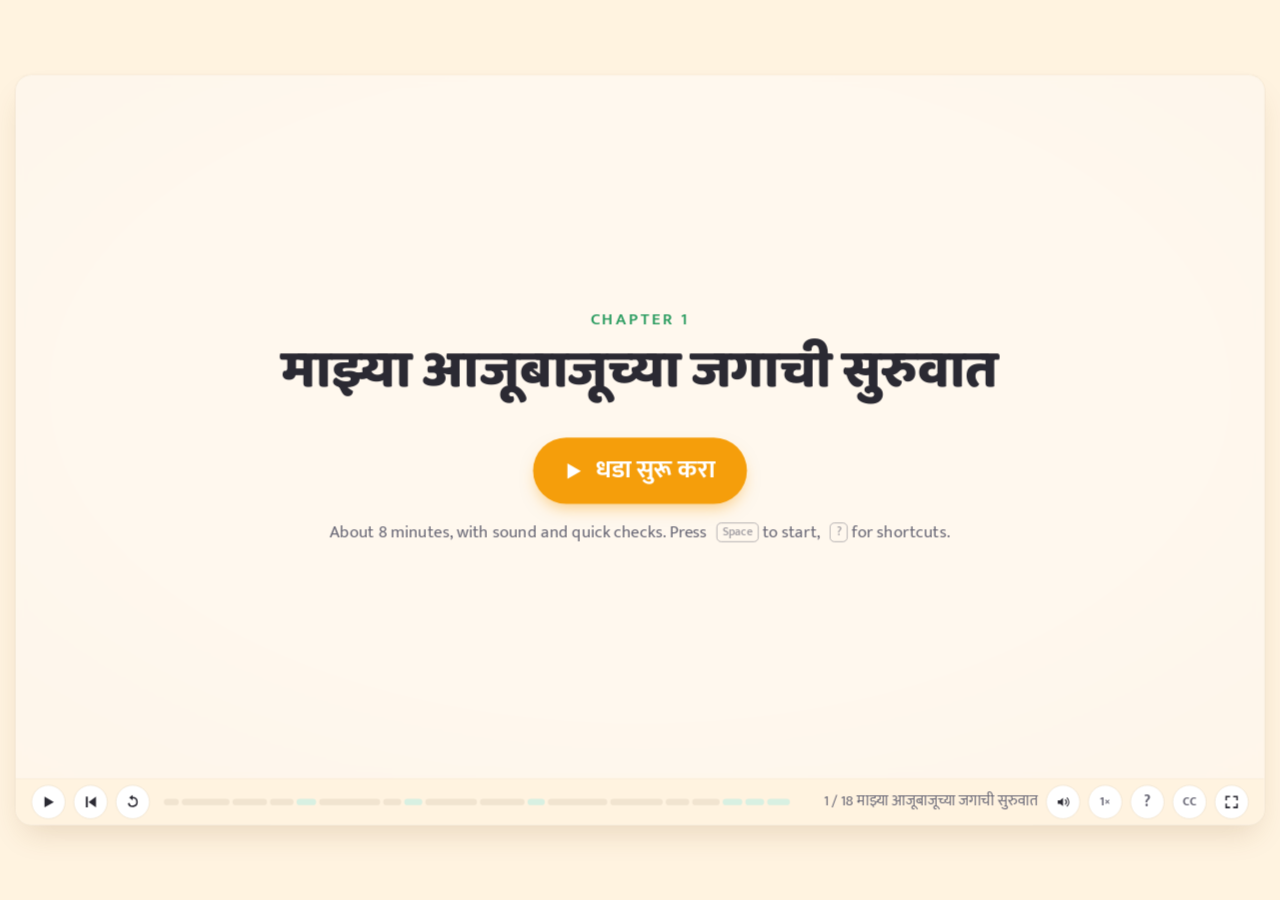
<file: demo/ch01/index.html>
<!doctype html>
<html lang="mr">
<head>
<meta charset="utf-8">
<meta name="viewport" content="width=device-width, initial-scale=1">
<title>१ · माझ्या आजूबाजूच्या जगाची सुरुवात</title>
<link rel="stylesheet" href="../lib/engine.css">
<link rel="expect" href="#bar" blocking="render">
</head>
<body>
<script src="../lib/engine.js"></script>
<script src="audio/mr/timings.js"></script>
<script>
'use strict';
const CHAPTER = { number: 1, title: 'माझ्या आजूबाजूच्या जगाची सुरुवात', minutes: 8, language: 'mr', next: '../ch02/index.html' };

/* ---------- palette roles ---------- */
const LIVE = COL.leaf, DEAD = COL.stone, SAFF = COL.int, SKY = COL.whole, PLUM = COL.irr, BARK = COL.bark;

/* ---------- text helpers ---------- */
const text = (p, str, x, y, t0, { size = 32, fill = COL.chalk, anchor = 'start', weight = 500, font = UI } = {}) => {
  const e = T(p, str, { x, y, size, fill, anchor, weight, font, o: 0 }); show(e, t0); return e;
};
const title = (p, str, t0 = .1, y = 120) => text(p, str, 800, y, t0, { size: 52, weight: 800, anchor: 'middle', font: HEAD });
const note = (p, str, x, y, t0, fill = SAFF, size = 36, r = -3) => {
  const g = G(p, { x, y, o: 0, r }); T(g, str, { size, fill, font: SCRIPT, weight: 700, anchor: 'middle' }); show(g, t0); return g;
};
function label(p, str, x, y, t0, color = COL.chalk, size = 26) { return text(p, str, x, y, t0, { size, fill: color, anchor: 'middle', weight: 700 }); }
// speech bubble: rounded rect with a tail, text centred
function bubble(p, str, x, y, t0, { w = 420, color = SAFF, size = 30 } = {}) {
  const g = G(p, { x, y, o: 0, s: .7 });
  mk('path', { d: `M${-w / 2} -40h${w}a16 16 0 0 1 16 16v56a16 16 0 0 1-16 16h${-w / 2 + 40}l-24 26v-26h${-w / 2 + 8}a16 16 0 0 1-16-16v-56a16 16 0 0 1 16-16z`, fill: '#fff', stroke: color, 'stroke-width': 3 }, g);
  T(g, str, { y: 12, size, fill: COL.chalk, weight: 600, anchor: 'middle' });
  pop(g, t0); return g;
}
// rounded card
function kcard(p, x, y, w, h, color, { o = 0, s = 1, fill = '#fff' } = {}) {
  const g = G(p, { x, y, o, s });
  mk('rect', { x: 0, y: 0, width: w, height: h, rx: 22, fill, stroke: COL.edge || '#f1e4d0', 'stroke-width': 2 }, g);
  mk('path', { d: `M22 0h-4a18 18 0 0 0-18 18v${h - 36}a18 18 0 0 0 18 18h4z`, fill: color }, g);
  return g;
}

/* ---------- drawn things, each around (0,0) on its baseline ---------- */
function sun(p, x, y, r = 60) {
  const g = G(p, { x, y, o: 0 });
  for (let i = 0; i < 12; i++) { const a = i * Math.PI / 6; mk('path', { d: `M${Math.cos(a) * (r + 14)} ${Math.sin(a) * (r + 14)}L${Math.cos(a) * (r + 34)} ${Math.sin(a) * (r + 34)}`, stroke: COL.sun, 'stroke-width': 6, 'stroke-linecap': 'round' }, g); }
  mk('circle', { r, fill: COL.sun }, g);
  return g;
}
function tree(p, x, y, s = 1) {
  const g = G(p, { x, y, s, o: 0 });
  mk('path', { d: 'M-14 0V-90q0-14 14-14q14 0 14 14V0z', fill: BARK }, g);
  mk('circle', { cx: 0, cy: -150, r: 70, fill: COL.leaf2 }, g);
  mk('circle', { cx: -52, cy: -120, r: 48, fill: COL.leaf }, g);
  mk('circle', { cx: 52, cy: -120, r: 48, fill: COL.leaf }, g);
  mk('circle', { cx: 0, cy: -110, r: 50, fill: COL.leaf2 }, g);
  g._crown = g;
  return g;
}
function cow(p, x, y, s = 1) {
  const g = G(p, { x, y, s, o: 0 });
  mk('rect', { x: -70, y: -90, width: 140, height: 70, rx: 30, fill: '#f5efe6', stroke: COL.chalk, 'stroke-width': 3 }, g);
  mk('ellipse', { cx: -20, cy: -70, rx: 18, ry: 14, fill: '#4b4b55' }, g); mk('ellipse', { cx: 30, cy: -45, rx: 16, ry: 12, fill: '#4b4b55' }, g);
  [-50, -20, 20, 50].forEach(lx => mk('rect', { x: lx - 7, y: -24, width: 14, height: 26, rx: 5, fill: '#e6dccd', stroke: COL.chalk, 'stroke-width': 2 }, g));
  mk('rect', { x: 56, y: -112, width: 48, height: 46, rx: 18, fill: '#f5efe6', stroke: COL.chalk, 'stroke-width': 3 }, g);
  mk('path', { d: 'M62 -112q-4-18 10-20M98 -112q4-18-10-20', stroke: COL.chalk, 'stroke-width': 3, fill: 'none', 'stroke-linecap': 'round' }, g);
  mk('circle', { cx: 74, cy: -94, r: 3.5, fill: COL.chalk }, g); mk('circle', { cx: 90, cy: -94, r: 3.5, fill: COL.chalk }, g);
  mk('ellipse', { cx: 82, cy: -76, rx: 14, ry: 8, fill: COL.rose }, g);
  const tail = mk('path', { d: 'M-70 -80q-24 10-18 44', stroke: COL.chalk, 'stroke-width': 3, fill: 'none', 'stroke-linecap': 'round' }, g);
  return g;
}
function dog(p, x, y, s = 1) {
  const g = G(p, { x, y, s, o: 0 });
  mk('rect', { x: -56, y: -64, width: 96, height: 46, rx: 22, fill: '#d9a066', stroke: COL.chalk, 'stroke-width': 3 }, g);
  [-40, -16, 10, 30].forEach(lx => mk('rect', { x: lx - 6, y: -22, width: 12, height: 22, rx: 5, fill: '#c98c52', stroke: COL.chalk, 'stroke-width': 2 }, g));
  const head = G(g, { x: 44, y: -70 });
  mk('circle', { r: 26, fill: '#d9a066', stroke: COL.chalk, 'stroke-width': 3 }, head);
  mk('path', { d: 'M-18 -18q-14-10-10 14M18 -18q14-10 10 14', stroke: COL.chalk, 'stroke-width': 3, fill: '#8a5a2b' }, head);
  mk('circle', { cx: -8, cy: -4, r: 3.5, fill: COL.chalk }, head); mk('circle', { cx: 8, cy: -4, r: 3.5, fill: COL.chalk }, head);
  mk('circle', { cx: 0, cy: 8, r: 5, fill: COL.chalk }, head);
  mk('path', { d: 'M-6 14q6 6 12 0', stroke: COL.chalk, 'stroke-width': 2.5, fill: 'none', 'stroke-linecap': 'round' }, head);
  const tail = path(g, 'M-56 -52q-22-18-16-40', { stroke: COL.chalk, 'stroke-width': 4 }); put(tail, { x: 0, y: 0 });
  g._tail = tail; g._chest = g;
  return g;
}
function sparrow(p, x, y, s = 1, flip = 1) {
  const g = G(p, { x, y, s, o: 0 });
  const b = G(g, { s: 1 }); b.setAttribute('transform', `scale(${flip},1)`);
  mk('ellipse', { rx: 20, ry: 13, fill: '#a3744a', stroke: COL.chalk, 'stroke-width': 2 }, b);
  mk('circle', { cx: 18, cy: -8, r: 9, fill: '#a3744a', stroke: COL.chalk, 'stroke-width': 2 }, b);
  mk('path', { d: 'M26 -8l10 2-10 3z', fill: SAFF }, b);
  mk('circle', { cx: 20, cy: -10, r: 1.8, fill: COL.chalk }, b);
  mk('path', { d: 'M-6 -4q-10-12 4-14q10 2 8 12', fill: '#8a5a2b' }, b);
  mk('path', { d: 'M-20 0l-12-4M-20 2l-12 2', stroke: COL.chalk, 'stroke-width': 2 }, b);
  return g;
}
function bicycle(p, x, y, s = 1) {
  const g = G(p, { x, y, s, o: 0 });
  const w1 = mk('circle', { cx: -48, cy: -30, r: 30, fill: 'none', stroke: DEAD, 'stroke-width': 5 }, g);
  const w2 = mk('circle', { cx: 48, cy: -30, r: 30, fill: 'none', stroke: DEAD, 'stroke-width': 5 }, g);
  mk('path', { d: 'M-48 -30L-14 -78H30L48 -30M-14 -78L0 -30L-48 -30M0 -30L30 -78M30 -78l-6-12h12M-14 -78l-10-8h18', stroke: DEAD, 'stroke-width': 5, fill: 'none', 'stroke-linejoin': 'round', 'stroke-linecap': 'round' }, g);
  g._w = [w1, w2];
  return g;
}
function stone(p, x, y, s = 1) {
  const g = G(p, { x, y, s, o: 0 });
  mk('path', { d: 'M-50 0q-10-34 20-44q34-12 56 10q14 20-6 34z', fill: COL.stone2, stroke: DEAD, 'stroke-width': 3 }, g);
  mk('path', { d: 'M-24 -26q10-8 22-4', stroke: '#fff', 'stroke-width': 3, fill: 'none', 'stroke-linecap': 'round', opacity: .7 }, g);
  return g;
}
function wall(p, x, y, s = 1) {
  const g = G(p, { x, y, s, o: 0 });
  mk('rect', { x: -80, y: -100, width: 160, height: 100, rx: 6, fill: '#f3d9b1', stroke: BARK, 'stroke-width': 3 }, g);
  for (let r = 0; r < 4; r++) for (let c = 0; c < 3; c++) mk('rect', { x: -74 + c * 52 + (r % 2) * 26 - 6, y: -96 + r * 25, width: 46, height: 20, rx: 3, fill: '#e8b37d', stroke: BARK, 'stroke-width': 1.5, opacity: .8 }, g);
  return g;
}
function boy(p, x, y, s = 1) {
  const g = G(p, { x, y, s, o: 0 });
  mk('rect', { x: -22, y: -120, width: 44, height: 70, rx: 14, fill: SKY }, g);            // shirt
  mk('rect', { x: -20, y: -52, width: 17, height: 52, rx: 7, fill: '#6b4f3a' }, g); mk('rect', { x: 3, y: -52, width: 17, height: 52, rx: 7, fill: '#6b4f3a' }, g);
  mk('circle', { cx: 0, cy: -146, r: 30, fill: '#f1c7a0' }, g);                             // head
  mk('path', { d: 'M-30 -152q4-30 30-30q26 0 30 30q-18-10-30-6q-12-4-30 6z', fill: '#2b2a33' }, g);  // hair
  mk('circle', { cx: -10, cy: -148, r: 3.5, fill: COL.chalk }, g); mk('circle', { cx: 10, cy: -148, r: 3.5, fill: COL.chalk }, g);
  mk('path', { d: 'M-9 -134q9 8 18 0', stroke: COL.chalk, 'stroke-width': 2.5, fill: 'none', 'stroke-linecap': 'round' }, g);
  mk('path', { d: 'M-22 -108l-18 30M22 -108l18 30', stroke: '#f1c7a0', 'stroke-width': 10, 'stroke-linecap': 'round' }, g);  // arms
  return g;
}
function car(p, x, y, s = 1) {
  const g = G(p, { x, y, s, o: 0 });
  mk('path', { d: 'M-80 -20h160v-30h-40l-24-30h-56l-24 30h-16z', fill: '#f87171', stroke: COL.chalk, 'stroke-width': 3, 'stroke-linejoin': 'round' }, g);
  mk('rect', { x: -40, y: -74, width: 30, height: 22, rx: 4, fill: COL.sky }, g); mk('rect', { x: 0, y: -74, width: 34, height: 22, rx: 4, fill: COL.sky }, g);
  const w1 = mk('circle', { cx: -44, cy: -18, r: 16, fill: '#2b2a33' }, g), w2 = mk('circle', { cx: 44, cy: -18, r: 16, fill: '#2b2a33' }, g);
  g._w = [w1, w2];
  return g;
}
function fan(p, x, y, s = 1) {
  const g = G(p, { x, y, s, o: 0 });
  mk('path', { d: 'M0 0V-40', stroke: DEAD, 'stroke-width': 8, 'stroke-linecap': 'round' }, g);
  mk('rect', { x: -40, y: -8, width: 80, height: 8, rx: 4, fill: DEAD }, g);
  const bl = G(g, { y: -70 });
  [0, 120, 240].forEach(a => mk('ellipse', { cx: 0, cy: -26, rx: 12, ry: 30, fill: '#9fc5f8', stroke: SKY, 'stroke-width': 2, transform: `rotate(${a})` }, bl));
  mk('circle', { r: 10, fill: SKY }, bl);
  g._blades = bl;
  return g;
}
// ground line
const ground = (p, y = 700, t0 = .1) => { const l = path(p, `M80 ${y}H1520`, { stroke: COL.soil, 'stroke-width': 6 }, { d: 0 }); draw(l, t0, 1); return l; };
// a slow wag / spin
const wag = (e, t0, n = 4) => { for (let i = 0; i < n; i++) { tw(e, { r: 18 }, t0 + i * .5, .25, io); tw(e, { r: -10 }, t0 + i * .5 + .25, .25, io); } tw(e, { r: 0 }, t0 + n * .5, .2); };
const spin = (e, t0, dur = 3) => prog(q => put(e, { r: q * 360 * 2 }), t0, dur, lin);

/* ---------- objects for questions ---------- */
const OBJ = { cow: ['गाय', LIVE], dog: ['कुत्रा', LIVE], bird: ['चिमणी', LIVE], tree: ['झाड', LIVE], cycle: ['सायकल', DEAD], wall: ['भिंत', DEAD], stone: ['दगड', DEAD] };
const LD = [['l', 'जिवंत', LIVE], ['d', 'निर्जीव', DEAD]];

/* ---------- beats ---------- */
const BEATS = [
  ['intro', 'माझ्या आजूबाजूच्या जगाची सुरुवात', (m, D) => {
    const bg = G(scene, { o: 0 });
    mk('rect', { x: 0, y: 0, width: 1600, height: 900, fill: 'url(#dawnGrad)' }, bg);
    const defs = mk('defs', {}, bg);
    const gr = mk('linearGradient', { id: 'dawnGrad', x1: 0, y1: 0, x2: 0, y2: 1 }, defs);
    mk('stop', { offset: 0, 'stop-color': COL.sky }, gr); mk('stop', { offset: .55, 'stop-color': '#ffe6c2' }, gr); mk('stop', { offset: 1, 'stop-color': COL.board }, gr);
    tw(bg, { o: 1 }, 0, 1);
    const s = sun(scene, 800, 760, 90); tw(s, { o: 1, y: 640 }, .2, 2.4, out);
    const g = G(scene, { o: 0, y: 24 });
    T(g, 'नवयान · एकक १ · धडा १', { x: 800, y: 250, size: 26, fill: SAFF, weight: 700, anchor: 'middle' });
    T(g, 'माझ्या आजूबाजूच्या', { x: 800, y: 350, size: 80, weight: 800, anchor: 'middle', font: HEAD });
    T(g, 'जगाची सुरुवात', { x: 800, y: 450, size: 80, weight: 800, anchor: 'middle', font: HEAD });
    tw(g, { o: 1, y: 0 }, .3, 1.1, out);
    const r = text(scene, 'जिवंत म्हणजे काय?', 800, 560, m('sub'), { size: 40, fill: COL.dim, anchor: 'middle', font: SCRIPT, weight: 700 });
    tw(g, { o: 0, y: -24 }, D - .9, .8); hide(r, D - .9, .8); hide(s, D - .9, .8); hide(bg, D - .9, .8);
  }],

  ['dawn', 'पहाटेचे पाच वाजले', (m, D) => {
    const p = panel(0);
    const sky = mk('rect', { x: 0, y: 0, width: 1600, height: 900, fill: COL.night, opacity: .9 }, p);
    put(sky, { c_fill: COL.night });
    const hill = mk('path', { d: 'M0 640q400-90 800-40t800 20V900H0z', fill: '#cfe3b0' }, p);
    const s = sun(p, 1470, 720, 70); tw(s, { o: 1 }, .1, .3);
    T(p, 'पहाटेचे पाच वाजले होते.', { x: 800, y: 110, size: 40, fill: '#fff', weight: 700, anchor: 'middle', font: HEAD });
    // sun rises; sky turns from blue to saffron
    tw(s, { y: 600 }, m('sun'), 3.5, io);
    tw(sky, { c_fill: '#3b82f6' }, m('sun'), 1.6, io); tw(sky, { c_fill: '#fdba74' }, m('sun', 1.6), 2.2, io);
    const rooster = text(p, 'कुकूऽऽच कू!', 280, 420, m('sun', 1.2), { size: 30, fill: '#fff', font: SCRIPT, weight: 700, anchor: 'middle' });
    hide(rooster, m('sun', 3.4), .6);
    // two walkers
    const w1 = G(p, { x: -60, y: 640, o: 0 }), w2 = G(p, { x: -200, y: 660, o: 0 });
    [w1, w2].forEach((w, i) => {
      mk('rect', { x: -14, y: -80, width: 28, height: 50, rx: 10, fill: i ? '#f472b6' : '#60a5fa' }, w);
      mk('circle', { cy: -96, r: 16, fill: '#f1c7a0' }, w);
      mk('rect', { x: -12, y: -30, width: 10, height: 30, rx: 4, fill: '#6b4f3a' }, w); mk('rect', { x: 2, y: -30, width: 10, height: 30, rx: 4, fill: '#6b4f3a' }, w);
      mk('rect', { x: 18, y: -54, width: 18, height: 26, rx: 4, fill: i ? COL.stone2 : '#e5e7eb', stroke: COL.chalk, 'stroke-width': 2 }, w);
      show(w, m('walk'), .4); tw(w, { x: 360 + i * 110 }, m('walk'), 5, lin);
    });
    label(p, 'दुधाची कॅन · पाण्याची बादली', 420, 760, m('walk', 1.5), COL.chalk, 24);
    // the house and the mother's call
    const house = G(p, { x: 1180, y: 660, o: 0 });
    mk('rect', { x: -130, y: -140, width: 260, height: 140, rx: 8, fill: '#fde68a', stroke: BARK, 'stroke-width': 3 }, house);
    mk('path', { d: 'M-150 -140L0 -240L150 -140z', fill: '#c2410c' }, house);
    mk('rect', { x: -30, y: -80, width: 60, height: 80, rx: 6, fill: BARK }, house);
    show(house, m('aai'), .4);
    bubble(p, 'अरे, उठ! सूर्य निघतोय!', 1180, 350, m('aai', .6), { w: 460 });
    bubble(p, 'आई… अजून पाच मिनिटं.', 760, 470, m('aai', 2.6), { w: 440, color: SKY, size: 28 });
    bubble(p, 'पाच मिनिटं म्हणजे अर्धा तास!', 1180, 350, m('aai', 4.8), { w: 520 });
    const b = boy(p, 1000, 660); show(b, m('boy'), .5);
    note(p, 'मुलगा हसला', 1000, 760, m('boy', .8), SAFF, 32);
  }],

  ['yard', 'यातलं जिवंत काय आहे?', (m) => {
    const p = panel(0);
    ground(p, 700, .1);
    const b = boy(p, 800, 700, .9); show(b, .2, .5);
    const items = {
      cow: cow(p, 250, 700, .95), dog: dog(p, 520, 700, .95), tree: tree(p, 1300, 700, 1), bird: null,
      cycle: bicycle(p, 1080, 700, .9), wall: wall(p, 1460, 700, .7), stone: stone(p, 640, 700, .8),
    };
    S.yard = items;
    const birds = G(p, { o: 0 }); sparrow(birds, 1250, 540, .9); sparrow(birds, 1330, 520, .8, -1); [...birds.children].forEach(c => put(c, { o: 1 }));
    show(items.cow, m('cow'), .4); label(p, 'गाय', 250, 760, m('cow', .3), LIVE);
    show(items.dog, m('dog'), .4); wag(items.dog._tail, m('dog', .4)); label(p, 'कुत्रा', 520, 760, m('dog', .3), LIVE);
    show(items.tree, m('tree'), .4); label(p, 'झाड', 1300, 760, m('tree', .3), LIVE);
    show(birds, m('bird'), .4); label(p, 'चिमण्या', 1290, 470, m('bird', .3), LIVE, 24);
    show(items.cycle, m('cycle'), .4); label(p, 'सायकल', 1080, 760, m('cycle', .3), DEAD);
    show(items.wall, m('wall'), .4); label(p, 'भिंत', 1460, 760, m('wall', .3), DEAD);
    show(items.stone, m('stone'), .4); label(p, 'दगड', 640, 760, m('stone', .3), DEAD);
    const q = G(p, { x: 800, y: 150, o: 0, s: .8 });
    mk('rect', { x: -360, y: -52, width: 720, height: 90, rx: 45, fill: '#fff', stroke: SAFF, 'stroke-width': 3 }, q);
    T(q, 'यातलं जिवंत काय आहे?', { y: 12, size: 44, fill: SAFF, weight: 800, anchor: 'middle', font: HEAD });
    pop(q, m('q'));
  }],

  ['look', 'थांबा… आणि पाहा!', (m) => {
    const p = panel(0);
    title(p, 'थांबा… आणि पाहा!', .1);
    text(p, 'आत्ता तुम्ही जिथे बसला आहात, तिथेच आजूबाजूला बघा.', 800, 190, .6, { size: 30, fill: COL.dim, anchor: 'middle' });
    const frame = (x, str, color, t0, draw_) => {
      const g = kcard(p, x - 190, 260, 380, 400, color, { o: 0 }); tw(g, { o: 1 }, t0, .5);
      T(g, str, { x: 190, y: 60, size: 36, fill: color, weight: 800, anchor: 'middle', font: HEAD });
      const inner = G(g, { x: 190, y: 330 }); draw_(inner);
      mk('circle', { cx: 190, cy: 360, r: 0 }, g);
      return g;
    };
    frame(330, 'एक झाड शोधा', LIVE, m('tree'), gg => { const t = tree(gg, 0, 0, .9); show(t, m('tree', .3)); });
    frame(800, 'एखादा प्राणी शोधा', LIVE, m('animal'), gg => { const d = dog(gg, 0, 0, 1.1); show(d, m('animal', .3)); wag(d._tail, m('animal', .6), 3); });
    frame(1270, 'एक दगड शोधा', DEAD, m('stone'), gg => { const s = stone(gg, 0, 0, 1.3); show(s, m('stone', .3)); });
    const w = note(p, 'फक्त उत्तर देऊ नका… का? याचा विचार करा.', 800, 760, m('why'), SAFF, 40);
  }],

  ['q1', 'छोटी तपासणी', () => { panel(0); }, { ask: done => quiz(SCREEN, [{
    id: 'c-ld', prompt: ['प्रत्येक गोष्ट जिवंत आहे की निर्जीव?'],
    build: grid([
      { parts: ['गाय'], ans: ['l'], why: 'गाय वाढते, खाते, श्वास घेते, वासराला जन्म देते.' },
      { parts: ['सायकल'], ans: ['d'], why: 'सायकल चालते, पण स्वतःहून नाही. ती वाढत नाही, खात नाही.' },
      { parts: ['चिमणी'], ans: ['l'], why: 'चिमणी उडते, खाते, पिल्लं जन्माला घालते.' },
      { parts: ['दगड'], ans: ['d'], why: 'दगड कालही तसाच, आजही तसाच. वाढ नाही, अन्न नाही, श्वास नाही.' },
      { parts: ['झाड'], ans: ['l'], why: 'झाड वाढतं, नवीन पानं येतात, फुलं येतात. ते जिवंत आहे.' },
      { parts: ['भिंत'], ans: ['d'], why: 'भिंत स्वतःहून मोठी होत नाही.' },
    ], LD, { multi: false, text: true }),
  }], done, 'छोटी तपासणी') }],

  ['grow', 'एक छोटा प्रयोग', (m) => {
    const p = panel(0);
    title(p, 'चला, एक छोटा प्रयोग करूया', .1, 100);
    ground(p, 700, .1);
    const b = boy(p, 560, 700, .85); show(b, .3, .5);
    // the tree: yesterday (faint) and today (grows)
    const t = tree(p, 330, 700, .9); show(t, .3, .5);
    label(p, 'काल', 330, 760, .4, COL.dim);
    const leaf = mk('ellipse', { cx: 395, cy: 585, rx: 14, ry: 8, fill: COL.leaf, transform: 'rotate(-30 395 585)' }, p);
    put(leaf, { o: 0 }); show(leaf, m('leaf'), .3); for (let i = 0; i < 3; i++) { tw(leaf, { x: 6 }, m('leaf', .4 + i * .4), .2); tw(leaf, { x: 0 }, m('leaf', .6 + i * .4), .2); }
    const t2 = tree(p, 330, 700, .9); show(t2, m('grow'), .6); tw(t2, { s: 1.08, x: 330 }, m('grow'), 2, io); hide(t, m('grow'), .6);
    const lbl2 = label(p, 'आज: थोडं मोठं · नवीन पानं · फुलं', 330, 760, m('grow', .5), LIVE); const lblk = p.querySelector('text');
    for (let i = 0; i < 6; i++) { const f = mk('circle', { cx: 330 + Math.cos(i * 1.05) * 60, cy: 560 + Math.sin(i * 1.05) * 50, r: 9, fill: COL.rose, stroke: '#fff', 'stroke-width': 2 }, p); put(f, { s: 0, o: 0 }); pop(f, m('grow', 1.3 + i * .15)); }
    note(p, 'झाड वाढत होतं', 330, 460, m('grow', 2.6), LIVE, 34);
    // the dog: gets up, walks, drinks, breathes
    const d = dog(p, 820, 700, .95); show(d, m('dogup'), .4); tw(d, { x: 980 }, m('dogup', .5), 1.6, io);
    const bowl = G(p, { x: 1080, y: 700, o: 0 }); mk('path', { d: 'M-34 -4q0 -20 34 -20q34 0 34 20L26 10H-26z', fill: COL.sky, stroke: SKY, 'stroke-width': 3 }, bowl);
    show(bowl, m('drink'), .3); tw(d, { r: 6 }, m('drink', .3), .5); tw(d, { r: 0 }, m('drink', 1.3), .5);
    label(p, 'पाणी · अन्न', 1080, 760, m('drink', .4), LIVE, 24);
    for (let i = 0; i < 3; i++) { tw(d, { s: 1 }, m('breath', i * .9), .45, io); tw(d, { s: .95 }, m('breath', i * .9 + .45), .45, io); }
    note(p, 'कुत्रा जिवंत होता', 980, 500, m('breath', 2.4), LIVE, 34);
    // the stone: identical
    const s1 = stone(p, 1360, 700, .9); show(s1, m('stone'), .3);
    label(p, 'काल = आज', 1360, 760, m('stone', .6), DEAD);
    const x = G(p, { x: 1360, y: 560, o: 0 });
    ['अन्न ✗', 'श्वास ✗', 'वाढ ✗'].forEach((s, i) => T(x, s, { y: i * 40, size: 26, fill: DEAD, weight: 700, anchor: 'middle' }));
    show(x, m('stone', 1.8), .5);
    note(p, 'दगड निर्जीव', 1360, 470, m('stone', 4.2), DEAD, 34);
  }],

  ['wait', 'पण एक मिनिट!', (m) => {
    const p = panel(0);
    title(p, 'पण एक मिनिट!', .1);
    text(p, 'जर आपण म्हणालो: “जे हालचाल करतं ते जिवंत.” तर?', 800, 190, .5, { size: 30, fill: COL.dim, anchor: 'middle' });
    ground(p, 640, .2);
    const c = car(p, 330, 640, 1.1); show(c, m('car'), .3); tw(c, { x: 470 }, m('car', .3), 1.6, io); c._w.forEach(w => { put(w, { r: 0 }); }); label(p, 'गाडी चालते', 420, 700, m('car', .4), DEAD);
    const f = fan(p, 800, 640, 1.2); show(f, m('fan'), .3); spin(f._blades, m('fan', .3), 3); label(p, 'पंखा फिरतो', 800, 700, m('fan', .4), DEAD);
    const bc = bicycle(p, 1180, 640, 1); show(bc, m('cycle'), .3); tw(bc, { x: 1300 }, m('cycle', .3), 1.6, io); label(p, 'सायकल चालते', 1240, 700, m('cycle', .4), DEAD);
    const banner = G(p, { x: 800, y: 800, o: 0, s: .8 });
    mk('rect', { x: -440, y: -46, width: 880, height: 90, rx: 45, fill: '#fff1f0', stroke: COL.bad, 'stroke-width': 3 }, banner);
    T(banner, 'हालचाल म्हणजेच जीवन नाही', { y: 14, size: 42, fill: COL.bad, weight: 800, anchor: 'middle', font: HEAD });
    pop(banner, m('cross'));
    const cross = path(p, 'M320 290L1280 610M1280 290L320 610', { stroke: COL.bad, 'stroke-width': 10, opacity: .35 }, { d: 0 }); draw(cross, m('cross', .2), .8);
  }],

  ['q2', 'छोटी तपासणी', () => { panel(0); }, { ask: done => quiz({ x: 300, y: 200, w: 1000, cls: 'side', maxH: 500 }, [{
    id: 'c-fan', prompt: ['पंखा फिरतो. मग पंखा जिवंत आहे का?'],
    build: choice([
      ['नाही. तो फिरतो, पण वाढत नाही, अन्न खात नाही, श्वास घेत नाही.'],
      ['हो. जे हालचाल करतं ते जिवंत.'],
      ['हो. त्याला वीज लागते, म्हणजे अन्न लागतं.'],
    ], 0, 'बरोबर! हालचाल म्हणजेच जीवन नाही. जिवंत असण्यासाठी वाढ, अन्न, श्वास लागतो.', [
      null,
      'हाच तो सापळा! गाडी चालते, पंखा फिरतो, पण ते जिवंत नाहीत.',
      'वीज हे अन्न नाही. पंखा वाढत नाही आणि श्वासही घेत नाही.',
    ]),
  }], done, 'छोटी तपासणी') }],

  ['signs', 'जीवनाची लक्षणं', (m) => {
    const p = panel(0);
    title(p, 'जिवंत गोष्टींमध्ये आणखी काय असतं?', .1, 100);
    const s1 = kcard(p, 90, 160, 1420, 300, LIVE, { o: 0 }); tw(s1, { o: 1 }, m('sign1'), .5);
    T(s1, 'लक्षण १ — वाढ', { x: 40, y: 56, size: 36, fill: LIVE, weight: 800, font: HEAD });
    const pair = (g, x, mark, mk1, mk2, cap) => {
      const a = mk1(g, x - 70, 250); show(a, m(mark), .4);
      const ar = path(g, `M${x - 20} 190H${x + 20}`, { stroke: COL.dim, 'stroke-width': 4 }, { d: 0 }); draw(ar, m(mark, .3), .4);
      mk('path', { d: `M${x + 12} 182l10 8-10 8`, stroke: COL.dim, 'stroke-width': 4, fill: 'none' }, g);
      const b = mk2(g, x + 90, 250); show(b, m(mark, .6), .4);
      const t = T(g, cap, { x, y: 285, size: 24, fill: COL.chalk, weight: 700, anchor: 'middle', o: 0 }); show(t, m(mark, .8));
    };
    pair(s1, 240, 'boy1', (g, x, y) => boy(g, x, y, .5), (g, x, y) => boy(g, x, y, .75), 'लहान → मोठा');
    pair(s1, 620, 'calf', (g, x, y) => cow(g, x, y, .45), (g, x, y) => cow(g, x, y, .7), 'वासरू → गाय');
    pair(s1, 1000, 'sapling', (g, x, y) => tree(g, x, y, .35), (g, x, y) => tree(g, x, y, .6), 'रोप → झाड');
    const w = wall(s1, 1300, 250, .6); show(w, m('wall'), .4); const wt = T(s1, 'भिंत: तशीच ✗', { x: 1300, y: 285, size: 24, fill: DEAD, weight: 700, anchor: 'middle', o: 0 }); show(wt, m('wall', .5));
    const s2 = kcard(p, 90, 490, 1420, 340, SAFF, { o: 0 }); tw(s2, { o: 1 }, m('sign2'), .5);
    T(s2, 'लक्षण २ — अन्न', { x: 40, y: 56, size: 36, fill: SAFF, weight: 800, font: HEAD });
    const c2 = cow(s2, 300, 300, .7); show(c2, m('food'), .4); const grass = T(s2, '🌿 गवत', { x: 300, y: 325, size: 24, anchor: 'middle', o: 0 }); show(grass, m('food', .3));
    const d2 = dog(s2, 600, 300, .8); show(d2, m('food', .8), .4); const fd = T(s2, '🍚 अन्न', { x: 600, y: 325, size: 24, anchor: 'middle', o: 0 }); show(fd, m('food', 1.1));
    const t2 = tree(s2, 920, 300, .6); show(t2, m('tree'), .4); const tq = T(s2, 'झाड? ताट नाही!', { x: 920, y: 325, size: 24, fill: SAFF, weight: 700, anchor: 'middle', o: 0 }); show(tq, m('tree', .4));
    // leaf as kitchen
    const k = G(s2, { x: 1230, y: 200, o: 0, s: .7 });
    mk('path', { d: 'M-90 0q0-80 90-90q90 10 90 90q-90 20-180 0z', fill: COL.leaf2, stroke: LIVE, 'stroke-width': 3 }, k);
    mk('path', { d: 'M-30 20V-40h60V20z', fill: '#fff', stroke: BARK, 'stroke-width': 3 }, k);
    mk('path', { d: 'M-40 -40h80', stroke: BARK, 'stroke-width': 5, 'stroke-linecap': 'round' }, k);
    mk('path', { d: 'M-12 -56q6-14 0-28M12 -56q6-14 0-28', stroke: COL.dim, 'stroke-width': 3, fill: 'none', 'stroke-linecap': 'round' }, k);
    pop(k, m('kitchen'));
    const kt = T(s2, 'पान = छोटंसं स्वयंपाकघर!', { x: 1230, y: 325, size: 26, fill: LIVE, weight: 800, anchor: 'middle', o: 0 }); show(kt, m('kitchen', .4));
  }],

  ['science', 'विज्ञान म्हणजे काय?', (m) => {
    const p = panel(0);
    title(p, 'विज्ञान म्हणजे काय?', .1);
    text(p, 'फक्त पुस्तकातली माहिती नाही…', 800, 190, .5, { size: 30, fill: COL.dim, anchor: 'middle' });
    const steps = [['पाहणे', '👀', 'see', SKY], ['प्रश्न विचारणे', '❓', 'ask', SAFF], ['निरीक्षण करणे', '🔍', 'observe', LIVE], ['उत्तर शोधणे', '💡', 'answer', PLUM]];
    steps.forEach(([s, ic, mark, color], i) => {
      const x = 260 + i * 360;
      const g = G(p, { x, y: 400, o: 0, s: .7 });
      mk('circle', { r: 80, fill: '#fff', stroke: color, 'stroke-width': 5 }, g);
      T(g, ic, { y: 16, size: 56, anchor: 'middle' });
      T(g, s, { y: 130, size: 30, fill: color, weight: 800, anchor: 'middle', font: HEAD });
      pop(g, m(mark));
      if (i) { const a = path(p, `M${x - 250} 400H${x - 100}`, { stroke: COL.faint, 'stroke-width': 5 }, { d: 0 }); draw(a, m(mark, -.3), .4); }
    });
    const ex = (str, tag, x, t0, color) => {
      const g = kcard(p, x - 300, 620, 600, 180, color, { o: 0 }); tw(g, { o: 1 }, t0, .5);
      T(g, str, { x: 320, y: 80, size: 32, weight: 700, anchor: 'middle' });
      T(g, tag, { x: 320, y: 135, size: 26, fill: color, weight: 800, anchor: 'middle' });
    };
    ex('“झाड हिरवं आहे.”', 'साधं निरीक्षण', 440, m('simple'), COL.dim);
    ex('“पानांचा रंग हिरवा का असतो?”', 'वैज्ञानिक प्रश्न ✓', 1160, m('sci'), LIVE);
  }],

  ['q3', 'छोटी तपासणी', () => { panel(0); }, { ask: done => quiz({ x: 300, y: 180, w: 1000, cls: 'side', maxH: 540 }, [{
    id: 'c-sci', prompt: ['यातला वैज्ञानिक प्रश्न कोणता?'],
    build: choice([
      ['कुत्रा श्वास का घेतो?'],
      ['कुत्रा तपकिरी आहे.'],
      ['माझ्या घरी एक कुत्रा आहे.'],
    ], 0, 'बरोबर! “का?” विचारलं की निरीक्षणाचा प्रश्न होतो, आणि तिथून विज्ञान सुरू होतं.', [
      null,
      'हे फक्त एक साधं निरीक्षण आहे. “का?” विचारलं तर तो प्रश्न होईल.',
      'ही माहिती आहे, प्रश्न नाही.',
    ]),
  }], done, 'छोटी तपासणी') }],

  ['night', 'रात्री शेतात', (m) => {
    const p = panel(0);
    const sky = mk('rect', { x: 0, y: 0, width: 1600, height: 900, fill: COL.night }, p); put(sky, { o: 0 }); show(sky, 0, .8);
    mk('path', { d: 'M0 660q500-60 1000-20t600 10V900H0z', fill: '#24344f' }, p);
    for (let i = 0; i < 40; i++) { const st = mk('circle', { cx: Math.random() * 1600, cy: Math.random() * 500, r: Math.random() * 2 + 1, fill: '#fff', opacity: .7 }, p); }
    const moon = mk('circle', { cx: 1300, cy: 160, r: 60, fill: '#fde68a' }, p); put(moon, { o: 0, s: .5 }); pop(moon, m('moon'));
    text(p, 'एक वेगळी कल्पना करा…', 800, 110, .3, { size: 40, fill: '#fff', weight: 700, anchor: 'middle', font: SCRIPT });
    const s = stone(p, 560, 660, 1.4); show(s, m('still'), .5); label(p, 'दगड', 560, 720, m('still', .3), COL.stone2);
    const t = tree(p, 860, 660, .45); show(t, m('still'), .5); label(p, 'छोटं रोप', 860, 720, m('still', .3), COL.leaf2);
    const both = text(p, 'दोन्ही शांत दिसत आहेत…', 800, 790, m('still', 1.2), { size: 30, fill: '#cbd5e1', anchor: 'middle' });
    // zoom panel: inside the sapling
    const z = kcard(p, 980, 330, 540, 420, LIVE, { o: 0, fill: 'rgba(255,255,255,.96)' }); tw(z, { o: 1 }, m('roots', -.3), .6);
    T(z, 'रोपाच्या आत…', { x: 270, y: 50, size: 30, fill: LIVE, weight: 800, anchor: 'middle', font: HEAD });
    const tt = tree(z, 270, 330, .7); put(tt, { o: 1 });
    // roots with water dots moving up
    const roots = G(z, { o: 0 }); mk('path', { d: 'M270 330q-40 30-70 60M270 330q40 30 70 60M270 330v70', stroke: BARK, 'stroke-width': 4, fill: 'none', 'stroke-linecap': 'round' }, roots);
    show(roots, m('roots'), .4);
    for (let i = 0; i < 4; i++) { const w = mk('circle', { r: 6, fill: SKY }, z); put(w, { x: 270, y: 390, o: 0 }); tw(w, { o: 1 }, m('roots', .4 + i * .5), .2); tw(w, { y: 220 }, m('roots', .4 + i * .5), 1.4, lin); tw(w, { o: 0 }, m('roots', 1.6 + i * .5), .3); }
    const rl = T(z, 'मुळं: पाणी ↑', { x: 40, y: 345, size: 22, fill: SKY, weight: 700, o: 0 }); show(rl, m('roots', .5));
    const ll = T(z, 'पानं: CO₂ + सूर्यप्रकाश → अन्न', { x: 270, y: 92, size: 22, fill: SAFF, weight: 700, anchor: 'middle', o: 0 }); show(ll, m('leaves', .3));
    for (let i = 0; i < 5; i++) { const a = mk('path', { d: 'M0 0l-10 14M0 0l10 14', stroke: SAFF, 'stroke-width': 3, fill: 'none' }, z); put(a, { x: 150 + i * 60, y: 140, o: 0 }); tw(a, { o: 1 }, m('leaves', .2 + i * .15), .2); tw(a, { y: 170 }, m('leaves', .2 + i * .15), .8); tw(a, { o: 0 }, m('leaves', 1 + i * .15), .3); }
    const dots = G(z, { o: 0 }); for (let i = 0; i < 40; i++) { const d = mk('circle', { r: 3, fill: i % 2 ? LIVE : SAFF }, dots); const ang = Math.random() * 6.28, rr = 20 + Math.random() * 60; put(d, { x: 270 + Math.cos(ang) * rr, y: 200 + Math.sin(ang) * rr * .8 }); }
    show(dots, m('inside'), .5); prog(q => { [...dots.children].forEach((d, i) => put(d, { x: st(d).x + Math.sin(q * 20 + i) * .8, y: st(d).y + Math.cos(q * 17 + i) * .8 })); }, m('inside'), 4, lin);
    const il = T(z, 'हजारो-लाखो छोट्या क्रिया', { x: 330, y: 405, size: 22, fill: COL.chalk, weight: 700, anchor: 'middle', o: 0 }); show(il, m('inside', .4));
    const quote = G(p, { x: 500, y: 460, o: 0, s: .8 });
    mk('rect', { x: -400, y: -60, width: 800, height: 110, rx: 30, fill: '#fff', stroke: SAFF, 'stroke-width': 3 }, quote);
    T(quote, 'जीवन शांत असू शकतं,', { y: -12, size: 36, fill: COL.chalk, weight: 800, anchor: 'middle', font: HEAD });
    T(quote, 'पण थांबलेलं नसतं.', { y: 32, size: 36, fill: SAFF, weight: 800, anchor: 'middle', font: HEAD });
    pop(quote, m('quote'));
  }],

  ['big', 'सर्वात मोठा प्रश्न', (m) => {
    const p = panel(0);
    title(p, 'आणि मग आला सर्वात मोठा प्रश्न…', .1, 100);
    ground(p, 760, .1);
    const b = boy(p, 330, 760, 1.1); show(b, .3, .5);
    const lf = mk('ellipse', { cx: 395, cy: 650, rx: 26, ry: 14, fill: COL.leaf, stroke: LIVE, 'stroke-width': 2, transform: 'rotate(-30 395 650)' }, p); put(lf, { o: 0 }); show(lf, m('leaf'), .4);
    bubble(p, 'हे सगळं चालतं तरी कसं?', 520, 420, m('leaf', 1.2), { w: 520, color: SAFF, size: 32 });
    const qs = ['झाड वाढतं कसं?', 'माणूस वाढतो कसा?', 'जखम भरते कशी?', 'अन्नापासून ऊर्जा कशी?', 'बीजातून झाड कसं?'];
    qs.forEach((q, i) => { const t = text(p, q, 1000, 230 + i * 56, m('qs', i * .9), { size: 28, fill: i % 2 ? SKY : LIVE, weight: 700 }); });
    // deeper: a spiral/arrow going into the leaf, then a microscope, then a cell
    const arrow = path(p, 'M1000 560q-60 60-120 40t-80-90', { stroke: PLUM, 'stroke-width': 6 }, { d: 0 }); draw(arrow, m('deeper'), 1.2);
    note(p, 'खूप आत… इतकं आत…', 980, 720, m('deeper', .8), PLUM, 34);
    const mic = G(p, { x: 1230, y: 760, o: 0, s: .7 });
    mk('rect', { x: -70, y: -14, width: 140, height: 14, rx: 6, fill: COL.chalk }, mic);
    mk('path', { d: 'M-30 -14q-10-80 30-120l20 20q-36 40-20 100z', fill: '#4b5563' }, mic);
    mk('rect', { x: 0, y: -170, width: 40, height: 70, rx: 8, fill: PLUM, transform: 'rotate(40 20 -135)' }, mic);
    mk('circle', { cx: -20, cy: -60, r: 10, fill: '#fff', stroke: COL.chalk, 'stroke-width': 3 }, mic);
    pop(mic, m('micro'));
    label(p, 'Microscope — सूक्ष्मदर्शक', 1230, 810, m('micro', .5), PLUM, 26);
    const cell = G(p, { x: 1430, y: 560, o: 0, s: .5 });
    mk('ellipse', { rx: 90, ry: 70, fill: '#ecfdf5', stroke: LIVE, 'stroke-width': 4 }, cell);
    mk('circle', { r: 26, fill: '#bbf7d0', stroke: LIVE, 'stroke-width': 3 }, cell);
    for (let i = 0; i < 6; i++) mk('circle', { cx: Math.cos(i) * 55, cy: Math.sin(i * 1.3) * 40, r: 6, fill: SAFF }, cell);
    pop(cell, m('cell'));
    label(p, 'Cell — पेशी', 1430, 670, m('cell', .5), LIVE, 26);
  }],

  ['english', 'आजची इंग्रजी', (m) => {
    const p = panel(0);
    title(p, 'आजची इंग्रजी', .1);
    text(p, 'घोकायची नाहीत. मोठ्याने बोलायची.', 800, 190, .5, { size: 30, fill: COL.dim, anchor: 'middle' });
    const row = (en, mr, y, mark, drawer) => {
      const g = kcard(p, 200, y, 1200, 150, PLUM, { o: 0 }); tw(g, { o: 1 }, m(mark), .5);
      T(g, en, { x: 60, y: 66, size: 44, fill: PLUM, weight: 800, font: HEAD });
      T(g, mr, { x: 60, y: 116, size: 28, fill: COL.chalk, weight: 600 });
      const d = drawer(g); if (d) { show(d, m(mark, .3), .4); }
    };
    row('This is a plant.', 'ही एक वनस्पती आहे.', 250, 'e1', g => tree(g, 1080, 135, .55));
    row('This is a dog.', 'हा एक कुत्रा आहे.', 430, 'e2', g => dog(g, 1060, 135, .9));
    row('I am a living being.', 'मी एक सजीव आहे.', 610, 'e3', g => boy(g, 1080, 140, .6));
    note(p, 'स्वतःकडे पाहा, आणि मोठ्याने बोला!', 800, 830, m('e3', 1.2), SAFF, 34);
  }],

  ['wrap', 'आज आपण काय शिकलो?', (m) => {
    const p = panel(0);
    title(p, 'आज आपण काय शिकलो?', .1);
    [['जिवंत गोष्टी वाढतात, अन्न खातात, श्वास घेतात.', 'w1', LIVE],
     ['हालचाल म्हणजेच जीवन नाही.', 'w2', COL.bad],
     ['विज्ञान = पाहणं · प्रश्न · निरीक्षण · उत्तर', 'w3', SKY],
     ['जीवन शांत असू शकतं, पण थांबलेलं नसतं.', 'w4', SAFF]].forEach(([str, mark, color], i) => {
      const g = G(p, { x: -16, y: 250 + i * 120, o: 0 });
      mk('circle', { cx: 280, cy: -12, r: 28, fill: color }, g);
      T(g, String(i + 1), { x: 280, y: -1, size: 28, fill: '#fff', weight: 800, anchor: 'middle' });
      T(g, str, { x: 334, size: 34, weight: 700 });
      tw(g, { o: 1, x: 0 }, m(mark), .6);
    });
  }],

  ['final1', 'धड्याचा सराव', () => { panel(0); }, { ask: done => quiz(SCREEN, [{
    id: 'p-ld2', prompt: ['प्रत्येक गोष्ट जिवंत आहे की निर्जीव?'],
    build: grid([
      { parts: ['पंखा'], ans: ['d'], why: 'फिरतो, पण वाढत नाही, खात नाही, श्वास घेत नाही.' },
      { parts: ['फुलपाखरू'], ans: ['l'], why: 'उडतं, खातं, अंड्यातून जन्माला येतं.' },
      { parts: ['गवत'], ans: ['l'], why: 'गवत वाढतं. वनस्पती जिवंत असतात.' },
      { parts: ['नदीचं पाणी'], ans: ['d'], why: 'वाहतं, पण वाढत नाही, खात नाही. हालचाल म्हणजेच जीवन नाही.' },
      { parts: ['बीज (बी)'], ans: ['l'], why: 'बीजातून रोप येतं. ते जिवंत आहे, फक्त शांत आहे.' },
      { parts: ['मोबाईल'], ans: ['d'], why: 'बोलतो, वाजतो, पण जिवंत नाही.' },
    ], LD, { multi: false, text: true }),
  }], done, 'धड्याचा सराव   १ पैकी २') }],

  ['final2', 'धड्याचा सराव', () => { panel(0); }, { ask: done => quiz(SCREEN, [{
    id: 'p-stone', prompt: ['दगड निर्जीव का आहे?'],
    build: choice([
      ['तो वाढत नाही, अन्न खात नाही, श्वास घेत नाही.'],
      ['तो हालचाल करत नाही.'],
      ['तो राखाडी रंगाचा आहे.'],
      ['तो जड आहे.'],
    ], 0, 'बरोबर! जीवनाची लक्षणं: वाढ, अन्न, श्वास. दगडात यातलं काहीच नाही.', [
      null,
      'हालचाल हे लक्षण नाही. झाडही हलत नाही, तरी जिवंत आहे; गाडी हलते, तरी निर्जीव आहे.',
      'रंगाचा जिवंतपणाशी संबंध नाही. हिरवं पान आणि राखाडी हत्ती, दोन्ही जिवंत.',
      'वजनाचा संबंध नाही. हत्ती जड आहे आणि जिवंत आहे.',
    ]),
  }], done, 'धड्याचा सराव   २ पैकी २') }],

  ['finish', 'पूर्ण', () => { panel(0); }, { ask: finishCard }],
].map(([id, title, run, extra]) => ({ id, title, run, ...extra }));

boot();
</script>
</body>
</html>
</file>
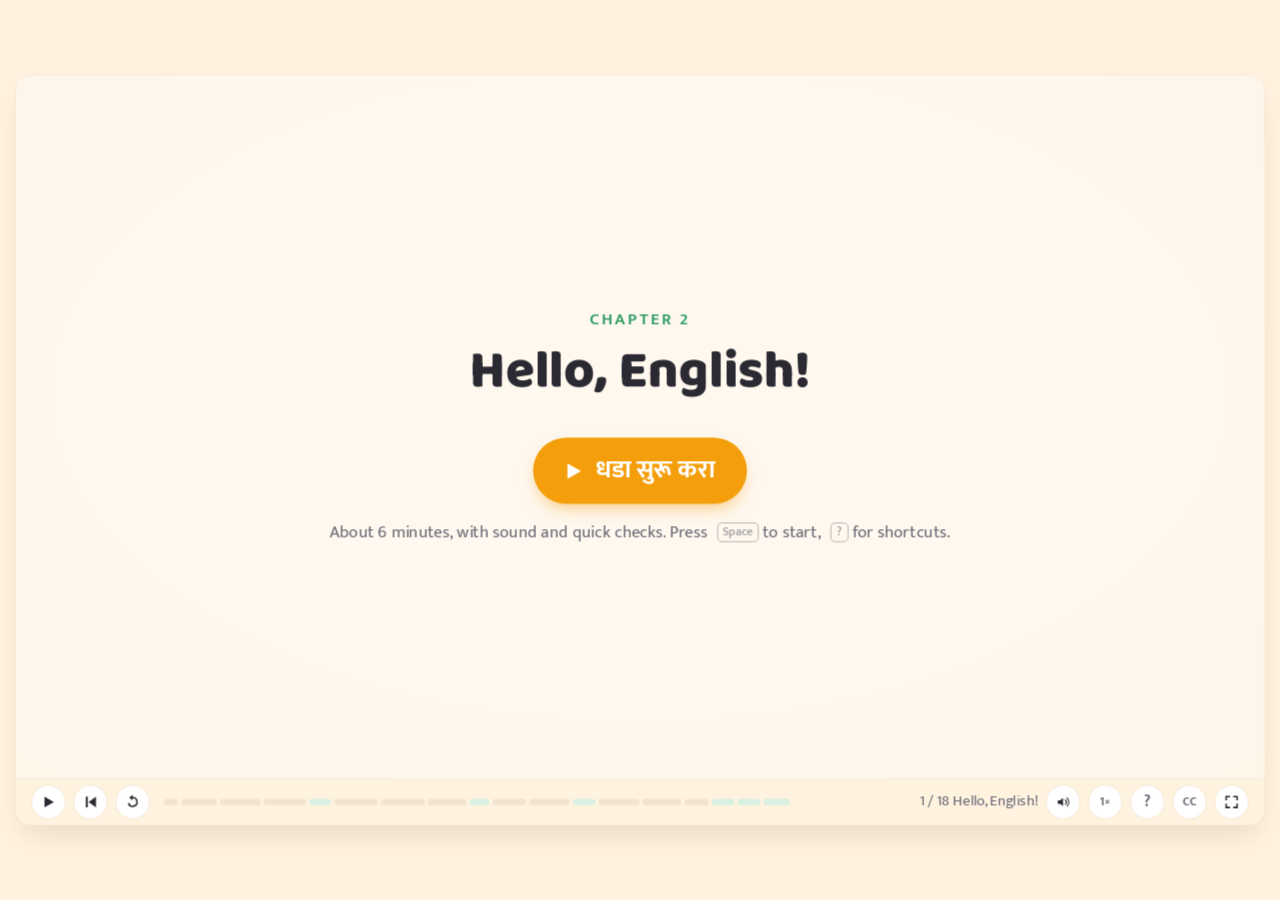
<file: demo/ch02/index.html>
<!doctype html>
<html lang="mr">
<head>
<meta charset="utf-8">
<meta name="viewport" content="width=device-width, initial-scale=1">
<title>२ · Hello, English!</title>
<link rel="stylesheet" href="../lib/engine.css">
<link rel="expect" href="#bar" blocking="render">
</head>
<body>
<script src="../lib/engine.js"></script>
<script src="audio/mr/timings.js"></script>
<script>
'use strict';
const CHAPTER = { number: 2, title: 'Hello, English!', minutes: 6, language: 'mr', next: '../ch03/index.html' };

/* ---------- palette roles ---------- */
const PLUM = COL.irr, SKY = COL.whole, LIVE = COL.leaf, SAFF = COL.int, CORAL = '#e0524d', DEAD = COL.stone, BARK = COL.bark;
// one colour per sentence pattern, kept through the chapter
const PAT = { am: PLUM, name: SKY, live: LIVE, like: SAFF, want: CORAL };

/* ---------- text helpers (as in ch01) ---------- */
const text = (p, str, x, y, t0, { size = 32, fill = COL.chalk, anchor = 'start', weight = 500, font = UI } = {}) => {
  const e = T(p, str, { x, y, size, fill, anchor, weight, font, o: 0 }); show(e, t0); return e;
};
const title = (p, str, t0 = .1, y = 120, fill = PLUM) => text(p, str, 800, y, t0, { size: 56, weight: 800, anchor: 'middle', font: HEAD, fill });
const note = (p, str, x, y, t0, fill = SAFF, size = 36, r = -3) => {
  const g = G(p, { x, y, o: 0, r }); T(g, str, { size, fill, font: SCRIPT, weight: 700, anchor: 'middle' }); show(g, t0); return g;
};
function label(p, str, x, y, t0, color = COL.chalk, size = 26) { return text(p, str, x, y, t0, { size, fill: color, anchor: 'middle', weight: 700 }); }
function bubble(p, str, x, y, t0, { w = 420, color = SAFF, size = 30, font = UI } = {}) {
  const g = G(p, { x, y, o: 0, s: .7 });
  mk('path', { d: `M${-w / 2} -40h${w}a16 16 0 0 1 16 16v56a16 16 0 0 1-16 16h${-w / 2 + 40}l-24 26v-26h${-w / 2 + 8}a16 16 0 0 1-16-16v-56a16 16 0 0 1 16-16z`, fill: '#fff', stroke: color, 'stroke-width': 3 }, g);
  T(g, str, { y: 12, size, fill: COL.chalk, weight: 600, anchor: 'middle', font });
  pop(g, t0); return g;
}
function kcard(p, x, y, w, h, color, { o = 0, s = 1, fill = '#fff' } = {}) {
  const g = G(p, { x, y, o, s });
  mk('rect', { x: 0, y: 0, width: w, height: h, rx: 22, fill, stroke: COL.edge || '#f1e4d0', 'stroke-width': 2 }, g);
  mk('path', { d: `M22 0h-4a18 18 0 0 0-18 18v${h - 36}a18 18 0 0 0 18 18h4z`, fill: color }, g);
  return g;
}

/* ---------- drawn things (around (0,0) on the baseline); en- prefix avoids engine names ---------- */
function tree(p, x, y, s = 1) {
  const g = G(p, { x, y, s, o: 0 });
  mk('path', { d: 'M-14 0V-90q0-14 14-14q14 0 14 14V0z', fill: BARK }, g);
  mk('circle', { cx: 0, cy: -150, r: 70, fill: COL.leaf2 }, g);
  mk('circle', { cx: -52, cy: -120, r: 48, fill: COL.leaf }, g);
  mk('circle', { cx: 52, cy: -120, r: 48, fill: COL.leaf }, g);
  mk('circle', { cx: 0, cy: -110, r: 50, fill: COL.leaf2 }, g);
  return g;
}
// a child: boy or girl, shirt colour, optional waving arm
function enKid(p, x, y, s = 1, { shirt = SKY, girl = false, wave = false } = {}) {
  const g = G(p, { x, y, s, o: 0 });
  if (girl) {
    mk('path', { d: 'M-22 -120h44l16 74h-76z', fill: shirt }, g);
    mk('rect', { x: -18, y: -48, width: 14, height: 48, rx: 6, fill: '#f1c7a0' }, g); mk('rect', { x: 4, y: -48, width: 14, height: 48, rx: 6, fill: '#f1c7a0' }, g);
    mk('rect', { x: -20, y: -8, width: 18, height: 8, rx: 3, fill: '#6b4f3a' }, g); mk('rect', { x: 2, y: -8, width: 18, height: 8, rx: 3, fill: '#6b4f3a' }, g);
  } else {
    mk('rect', { x: -22, y: -120, width: 44, height: 70, rx: 14, fill: shirt }, g);
    mk('rect', { x: -20, y: -52, width: 17, height: 52, rx: 7, fill: '#6b4f3a' }, g); mk('rect', { x: 3, y: -52, width: 17, height: 52, rx: 7, fill: '#6b4f3a' }, g);
  }
  mk('circle', { cx: 0, cy: -146, r: 30, fill: '#f1c7a0' }, g);
  if (girl) {
    mk('path', { d: 'M-30 -150q0-32 30-32q30 0 30 32l8 48h-16l-8-44q-14 8-28 8q-14 0-28-8l-8 44h-16z', fill: '#2b2a33' }, g);
    mk('circle', { cx: 24, cy: -168, r: 7, fill: CORAL }, g);
  } else {
    mk('path', { d: 'M-30 -152q4-30 30-30q26 0 30 30q-18-10-30-6q-12-4-30 6z', fill: '#2b2a33' }, g);
  }
  mk('circle', { cx: -10, cy: -148, r: 3.5, fill: COL.chalk }, g); mk('circle', { cx: 10, cy: -148, r: 3.5, fill: COL.chalk }, g);
  mk('path', { d: 'M-9 -134q9 8 18 0', stroke: COL.chalk, 'stroke-width': 2.5, fill: 'none', 'stroke-linecap': 'round' }, g);
  mk('path', { d: wave ? 'M-22 -108l-18 30M22 -108l36 -28' : 'M-22 -108l-18 30M22 -108l18 30', stroke: '#f1c7a0', 'stroke-width': 10, 'stroke-linecap': 'round' }, g);
  return g;
}
// a sentence brick: rounded box with a word or phrase, centred on (x,y)
function enBrick(p, str, x, y, color, { size = 36, w, h = 70, fill = '#fff', dash = false, s = .8 } = {}) {
  const ww = w || Math.max(90, Math.round(str.length * size * .56) + 44);
  const g = G(p, { x, y, o: 0, s });
  const a = { x: -ww / 2, y: -h / 2, width: ww, height: h, rx: 16, fill, stroke: color, 'stroke-width': 3 };
  if (dash) a['stroke-dasharray'] = '12 9';
  mk('rect', a, g);
  T(g, str, { y: size * .36, size, fill: color, weight: 800, anchor: 'middle', font: HEAD });
  g._w = ww; return g;
}
// a row of bricks from a left edge; items [{t, color, dash, w}]; pops them in order. returns bricks (with ._cx)
function enBricks(p, items, x0, y, t0, { size = 36, gap = 14, step = .35, at } = {}) {
  let x = x0;
  return items.map((it, i) => {
    const ww = it.w || Math.max(90, Math.round(it.t.length * size * .56) + 44);
    const b = enBrick(p, it.t, x + ww / 2, y, it.color, { size, w: ww, dash: it.dash, fill: it.fill || '#fff' });
    b._cx = x + ww / 2; x += ww + gap;
    pop(b, t0 + i * step);
    if (at != null) pulse(b, at + i * .25, 1.1);   // the words are named: each brick nods in turn
    return b;
  });
}
// an English sentence with its Marathi meaning under it
function enPair(p, en, mr, x, y, t0, { color = PLUM, size = 40, anchor = 'start', mrSize } = {}) {
  const g = G(p, { x: x - 18, y, o: 0 });
  T(g, en, { size, fill: color, weight: 800, font: HEAD, anchor });
  if (mr) T(g, mr, { y: size * .95, size: mrSize || Math.round(size * .65), fill: COL.dim, weight: 600, anchor });
  tw(g, { o: 1, x }, t0, .5, out); return g;
}
// pattern formula bar: "I + am + information"
function enFormula(p, parts, color, x, y, t0, { w = 760 } = {}) {
  const g = G(p, { x, y, o: 0, s: .85 });
  mk('rect', { x: -w / 2, y: -46, width: w, height: 92, rx: 46, fill: '#fff', stroke: color, 'stroke-width': 3 }, g);
  T(g, parts.join('  +  '), { y: 14, size: 38, fill: color, weight: 800, anchor: 'middle', font: HEAD });
  pop(g, t0); return g;
}
// a hut, a row of city buildings, an ID card, a microphone, a signpost
function enHouse(p, x, y, s = 1) {
  const g = G(p, { x, y, s, o: 0 });
  mk('rect', { x: -110, y: -120, width: 220, height: 120, rx: 8, fill: '#fde68a', stroke: BARK, 'stroke-width': 3 }, g);
  mk('path', { d: 'M-130 -120L0 -210L130 -120z', fill: '#c2410c' }, g);
  mk('rect', { x: -26, y: -70, width: 52, height: 70, rx: 6, fill: BARK }, g);
  mk('rect', { x: 40, y: -96, width: 44, height: 40, rx: 4, fill: COL.sky, stroke: BARK, 'stroke-width': 2 }, g);
  return g;
}
function enCity(p, x, y, s = 1) {
  const g = G(p, { x, y, s, o: 0 });
  [[-150, 160, '#cbd5e1'], [-60, 230, '#94a3b8'], [50, 190, '#cbd5e1'], [130, 120, '#94a3b8']].forEach(([bx, bh, f]) => {
    mk('rect', { x: bx, y: -bh, width: 80, height: bh, rx: 4, fill: f, stroke: '#475569', 'stroke-width': 2 }, g);
    for (let r = 0; r < Math.floor(bh / 40); r++) for (let c = 0; c < 2; c++) mk('rect', { x: bx + 14 + c * 32, y: -bh + 14 + r * 40, width: 20, height: 18, rx: 2, fill: '#fef3c7' }, g);
  });
  return g;
}
function enIdCard(p, x, y, s = 1, color = SKY) {
  const g = G(p, { x, y, s, o: 0 });
  mk('rect', { x: -130, y: -84, width: 260, height: 168, rx: 16, fill: '#fff', stroke: color, 'stroke-width': 4 }, g);
  mk('rect', { x: -130, y: -84, width: 260, height: 34, rx: 16, fill: color }, g); mk('rect', { x: -130, y: -60, width: 260, height: 10, fill: color }, g);
  mk('rect', { x: -108, y: -32, width: 80, height: 92, rx: 10, fill: COL.sky }, g);
  mk('circle', { cx: -68, cy: -4, r: 16, fill: '#f1c7a0' }, g); mk('path', { d: 'M-98 52q0-34 30-34q30 0 30 34z', fill: color }, g);
  [[-10, 170], [20, 120], [50, 140]].forEach(([ly, lw]) => mk('rect', { x: -14, y: ly - 6, width: lw * .7, height: 12, rx: 6, fill: '#e2e8f0' }, g));
  return g;
}
function enMic(p, x, y, s = 1) {
  const g = G(p, { x, y, s, o: 0 });
  // stand, handle, capsule head with a grille, and sound waves
  mk('path', { d: 'M-50 0h100', stroke: DEAD, 'stroke-width': 8, 'stroke-linecap': 'round' }, g);
  mk('rect', { x: -9, y: -70, width: 18, height: 70, rx: 6, fill: DEAD }, g);
  mk('path', { d: 'M-44 -130v30a44 44 0 0 0 88 0v-30', stroke: '#6b7280', 'stroke-width': 7, fill: 'none', 'stroke-linecap': 'round' }, g);
  mk('rect', { x: -30, y: -210, width: 60, height: 110, rx: 30, fill: PLUM }, g);
  for (let i = 0; i < 4; i++) mk('path', { d: `M-22 ${-190 + i * 22}h44`, stroke: '#fff', 'stroke-width': 3, opacity: .55 }, g);
  mk('path', { d: 'M50 -190q24 34 0 68M-50 -190q-24 34 0 68', stroke: PLUM, 'stroke-width': 4, fill: 'none', 'stroke-linecap': 'round', opacity: .6 }, g);
  mk('path', { d: 'M74 -206q40 50 0 100M-74 -206q-40 50 0 100', stroke: PLUM, 'stroke-width': 4, fill: 'none', 'stroke-linecap': 'round', opacity: .3 }, g);
  return g;
}
function enSign(p, str, x, y, color, t0) {
  const g = G(p, { x, y, o: 0, s: .8 });
  mk('rect', { x: -4, y: -120, width: 8, height: 120, fill: BARK }, g);
  mk('path', { d: 'M-90 -128h170l20 22l-20 22h-170z', fill: '#fff', stroke: color, 'stroke-width': 3 }, g);
  T(g, str, { x: -2, y: -96, size: 26, fill: color, weight: 800, anchor: 'middle', font: HEAD });
  pop(g, t0); return g;
}
// chat bubble for the conversation: side 'l' (left speaker) or 'r'
function enChat(p, str, y, side, color, t0, { size = 28 } = {}) {
  const w = Math.round(str.length * size * .5) + 44, x = side === 'l' ? 420 : 1180 - w;
  const g = G(p, { x, y, o: 0 });
  mk('rect', { x: 0, y: -34, width: w, height: 52, rx: 18, fill: side === 'l' ? '#fff' : color, stroke: color, 'stroke-width': 2.5 }, g);
  mk('path', { d: side === 'l' ? 'M4 -2l-16 14l20-2z' : `M${w - 4} -2l16 14l-20-2z`, fill: side === 'l' ? '#fff' : color, stroke: color, 'stroke-width': 2.5 }, g);
  T(g, str, { x: 22, y: 4, size, fill: side === 'l' ? COL.chalk : '#fff', weight: 600 });
  put(g, { x: x + (side === 'l' ? -20 : 20) }); tw(g, { o: 1, x }, t0, .4, out);
  return g;
}
const ground = (p, y = 700, t0 = .1) => { const l = path(p, `M80 ${y}H1520`, { stroke: COL.soil, 'stroke-width': 6 }, { d: 0 }); draw(l, t0, 1); return l; };
// a plum underline blank
const enBlank = (p, x, y, w, color = PLUM) => mk('path', { d: `M${x} ${y}h${w}`, stroke: color, 'stroke-width': 4, 'stroke-linecap': 'round', 'stroke-dasharray': '10 8' }, p);

/* ---------- beats ---------- */
const BEATS = [
  ['intro', 'Hello, English!', (m, D) => {
    const p = panel(0);
    const bg = mk('rect', { x: 0, y: 0, width: 1600, height: 900, fill: '#f5effe' }, p); put(bg, { o: 0 }); tw(bg, { o: 1 }, 0, 1);
    const g = G(p, { o: 0, y: 24 });
    T(g, 'नवयान · एकक १ · धडा २ · English', { x: 800, y: 250, size: 26, fill: SAFF, weight: 700, anchor: 'middle' });
    T(g, 'Hello, English!', { x: 800, y: 420, size: 128, fill: PLUM, weight: 800, anchor: 'middle', font: HEAD });
    tw(g, { o: 1, y: 0 }, .3, 1.1, out);
    [['Hello!', 240, 300, SKY, 220], ['Hi!', 1360, 280, SAFF, 160], ['Good morning!', 1300, 640, LIVE, 360], ['My name is…', 290, 660, CORAL, 320]]
      .forEach(([s, x, y, c, w], i) => bubble(p, s, x, y, m('hello', i * .3), { w, color: c, size: 32, font: HEAD }));
    text(p, 'आज आपण स्वतःची ओळख English मध्ये करून देऊ.', 800, 560, m('sub'), { size: 40, fill: COL.dim, anchor: 'middle', font: SCRIPT, weight: 700 });
  }],

  ['known', 'Let us begin with simple English', (m) => {
    const p = panel(0);
    title(p, 'Let us begin with simple English', .1);
    text(p, 'आपण आधीच अनेक English words वापरतो.', 800, 190, .5, { size: 30, fill: COL.dim, anchor: 'middle' });
    const words = ['School', 'book', 'pen', 'bus', 'mobile', 'teacher', 'Market', 'hospital', 'doctor'];
    const pos = [[330, 320], [620, 290], [900, 330], [1200, 300], [430, 470], [760, 480], [1080, 460], [1340, 470], [600, 630]];
    const chips = words.map((w, i) => { const b = enBrick(p, w, pos[i][0], pos[i][1], PLUM, { size: 38, h: 76 }); pop(b, m('w' + (i + 1))); return b; });
    const nn = note(p, 'English आपल्यासाठी नवीन नाही!', 1100, 650, m('new', .3), SAFF, 40); hide(nn, m('build'), .4);
    // words gather into a pile, an arrow, and a sentence appears
    chips.forEach((b, i) => tw(b, { x: 300 + (i % 3) * 26 - 26, y: 540 + Math.floor(i / 3) * 44 - 70, s: .8 }, m('build'), .9, io));
    const wl = label(p, 'words', 300, 650, m('build', .9), PLUM, 30);
    const ar = path(p, 'M470 500H700', { stroke: COL.dim, 'stroke-width': 5 }, { d: 0 }); draw(ar, m('build', 1), .6);
    const ah = mk('path', { d: 'M690 486l20 14-20 14', stroke: COL.dim, 'stroke-width': 5, fill: 'none' }, p); put(ah, { o: 0 }); show(ah, m('build', 1.5), .2);
    const card = kcard(p, 740, 420, 700, 170, PLUM); tw(card, { o: 1 }, m('build', 1.7), .5);
    T(card, 'I am a student.', { x: 60, y: 76, size: 46, fill: PLUM, weight: 800, font: HEAD });
    T(card, 'मी विद्यार्थी आहे.', { x: 60, y: 128, size: 28, fill: COL.dim, weight: 600 });
    label(p, 'sentences', 1090, 640, m('build', 2), PLUM, 30);
    note(p, 'चला, सुरुवात करूया!', 800, 790, m('go'), PLUM, 44);
  }],

  ['iam', 'I am…', (m) => {
    const p = panel(0);
    title(p, 'I am…', .1, 110, PAT.am);
    text(p, 'सगळ्यात उपयोगी sentence patterns पैकी एक', 800, 170, .4, { size: 28, fill: COL.dim, anchor: 'middle' });
    const bricks = enBricks(p, [{ t: 'I', color: PAT.am }, { t: 'am', color: PAT.am }, { t: '________', color: PAT.am, dash: true, w: 300 }], 120, 280, .6, { size: 40, at: m('pat') });
    const slot = bricks[2]._cx;
    const ex = [['a student', 'मी विद्यार्थी आहे.'], ['a boy', 'मी मुलगा आहे.'], ['a girl', 'मी मुलगी आहे.'], ['happy', 'मी आनंदी आहे.']];
    let prev = null;
    ex.forEach(([en, mr], i) => {
      const t0 = m('s' + (i + 1));
      const b = enBrick(p, en, slot, 280, PAT.am, { size: 40, w: 300, fill: '#f5effe' });
      if (prev) hide(prev, t0, .3);
      pop(b, t0 + .1); prev = b;
      enPair(p, 'I am ' + en + '.', mr, 140 + (i % 2) * 460, 420 + Math.floor(i / 2) * 150, t0 + .4, { color: PAT.am, size: 40 });
    });
    const boyK = enKid(p, 1300, 700, 1.4); show(boyK, .8, .5);
    const book = G(p, { x: 1240, y: 600, o: 0 }); mk('rect', { x: -22, y: -16, width: 44, height: 32, rx: 4, fill: SAFF, stroke: BARK, 'stroke-width': 2 }, book); mk('path', { d: 'M0 -16v32', stroke: BARK, 'stroke-width': 2 }, book); show(book, m('s1', .3), .3); hide(book, m('s2'), .3);
    const girlK = enKid(p, 1300, 700, 1.4, { shirt: CORAL, girl: true }); hide(boyK, m('s3'), .3); show(girlK, m('s3'), .4);
    for (let i = 0; i < 5; i++) { const sp = T(p, '✦', { x: 1180 + i * 60, y: 420 + (i % 2) * 40, size: 34, fill: SAFF, anchor: 'middle', o: 0 }); put(sp, { s: 0 }); pop(sp, m('s4', .2 + i * .12)); }
    const smile = text(p, 'happy!', 1300, 400, m('s4', .5), { size: 34, fill: SAFF, font: SCRIPT, weight: 700, anchor: 'middle' });
    const gl = path(p, 'M1120 700H1500', { stroke: COL.soil, 'stroke-width': 6 }, { d: 0 }); draw(gl, .2, .8);
    enFormula(p, ['I', 'am', 'information'], PAT.am, 560, 790, m('rule', .4), { w: 820 });
    note(p, 'स्वतःबद्दल अनेक sentences!', 1300, 850, m('rule', 2.4), SAFF, 32);
  }],

  ['name', 'My name is…', (m) => {
    const p = panel(0);
    title(p, 'My name is…', .1, 110, PAT.name);
    text(p, 'introduction मधील एक महत्त्वाचे sentence', 800, 170, .4, { size: 28, fill: COL.dim, anchor: 'middle' });
    const idc = enIdCard(p, 300, 330, 1, PAT.name); pop(idc, .5);
    enBricks(p, [{ t: 'My name is', color: PAT.name }, { t: '________', color: PAT.name, dash: true, w: 260 }], 500, 280, .6, { size: 40, at: m('pat') });
    const kid = enKid(p, 300, 720, 1.2); show(kid, m('amol'), .4);
    label(p, 'Amol', 300, 770, m('amol', .2), PAT.name, 30);
    bubble(p, 'My name is Amol.', 560, 520, m('amol', .4), { w: 400, color: PAT.name, size: 34, font: HEAD });
    text(p, 'माझे नाव अमोल आहे.', 560, 600, m('amol', 1.4), { size: 28, fill: COL.dim, anchor: 'middle' });
    const you = enBrick(p, 'तुमचे नाव', 912, 280, SAFF, { size: 32, w: 260, fill: '#fff7e6' }); pop(you, m('you', .6));
    pulse(you, m('you', 1.4), 1.12); pulse(you, m('you', 2.2), 1.12);
    // the introduction card on the right
    const card = kcard(p, 900, 380, 640, 330, PAT.name); tw(card, { o: 1 }, m('two', -.2), .5);
    const lines = [['My name is Amol.', PAT.name, m('two', -.1)], ['I am a student.', PAT.am, m('two')], ['I study in Class ____.', PLUM, m('three')]];
    lines.forEach(([s, c, t0], i) => enPair(card, (i + 1) + '.  ' + s, null, 50, 80 + i * 72, t0, { color: c, size: 38 }));
    const tag = T(card, 'ही एक छोटी introduction!', { x: 320, y: 296, size: 30, fill: SAFF, weight: 700, anchor: 'middle', font: SCRIPT, o: 0 }); show(tag, m('intro', 11.1));

  }],

  ['q1', 'छोटी तपासणी', () => { panel(0); }, { ask: done => quiz({ x: 300, y: 180, w: 1000, cls: 'side', maxH: 540 }, [{
    id: 'c-girl', prompt: ['“मी मुलगी आहे.” हे English मध्ये कसे म्हणाल?'],
    build: choice([
      ['I am a girl.'],
      ['My name is girl.'],
      ['I am girl am.'],
    ], 0, 'बरोबर! I + am + information. मी = I, आहे = am, मुलगी = a girl.', [
      null,
      '“My name is” नंतर नाव येतं. girl हे नाव नाही. “मी … आहे” म्हणजे I am …',
      'am फक्त एकदाच येतं. Pattern: I + am + information.',
    ]),
  }], done, 'छोटी तपासणी') }],

  ['live', 'I live in…', (m) => {
    const p = panel(0);
    title(p, 'I live in…', .1, 110, PAT.live);
    text(p, 'आपण कुठे राहतो हे सांगण्यासाठी', 800, 170, .4, { size: 28, fill: COL.dim, anchor: 'middle' });
    const gl = path(p, 'M100 640H760', { stroke: COL.soil, 'stroke-width': 6 }, { d: 0 }); draw(gl, .2, .8);
    const h = enHouse(p, 300, 640, .9); show(h, .4, .5); const t = tree(p, 520, 640, .7); show(t, .6, .5);
    const bricks = enBricks(p, [{ t: 'I', color: PAT.live }, { t: 'live in', color: PAT.live }, { t: '________', color: PAT.live, dash: true, w: 280 }], 100, 280, .6, { size: 40, at: m('pat') });
    const slotX = bricks[2]._cx;
    const b1 = enBrick(p, 'a village', slotX, 280, PAT.live, { size: 40, w: 280, fill: '#ecfdf5' }); pop(b1, m('village', .1));
    const mr = text(p, 'मी एका गावात राहतो / राहते.', 100, 360, m('village', 1.2), { size: 28, fill: COL.dim });
    // Kannad: a signpost by the house
    const sg = enSign(p, 'Kannad', 680, 640, PAT.live, m('kannad', 2.4));
    const b2 = enBrick(p, 'Kannad', slotX, 280, PAT.live, { size: 40, w: 280, fill: '#ecfdf5' }); hide(b1, m('kannad', 2.3), .3); pop(b2, m('kannad', 2.5));
    // city: buildings replace the hut; a long name needs a wide brick
    const city = enCity(p, 380, 640, .9); hide(h, m('city', 2.4), .4); hide(t, m('city', 2.4), .4); hide(sg, m('city', 2.4), .4); show(city, m('city', 2.6), .5);
    const b3 = enBrick(p, 'Chhatrapati Sambhajinagar', 100 + 90 + 14 + bricks[1]._w + 14 + 300, 280, PAT.live, { size: 32, w: 600, fill: '#ecfdf5' }); hide(b2, m('city', 2.5), .3); pop(b3, m('city', 2.7));
    hide(mr, m('city', 2.4), .3); text(p, 'शहराचे नाव तसेच लिहा.', 100, 360, m('city', 3.6), { size: 28, fill: COL.dim });
    // the introduction grows to four lines
    const card = kcard(p, 900, 400, 640, 400, PAT.live); tw(card, { o: 1 }, m('grow', .6), .5);
    const lines = [['My name is Amol.', PAT.name, 3.7], ['I am a student.', PAT.am, 6.2], ['I study in Class ____.', PLUM, 8.7], ['I live in a village.', PAT.live, 11.2]];
    lines.forEach(([s, c, dt], i) => enPair(card, (i + 1) + '.  ' + s, null, 50, 90 + i * 80, m('grow', dt), { color: c, size: 38 }));
    note(p, 'चार sentences!', 1220, 850, m('grow', 13.9), SAFF, 34);
  }],

  ['like', 'I like…', (m) => {
    const p = panel(0);
    title(p, 'I like…', .1, 110, PAT.like);
    text(p, 'आपल्याला काय आवडते हे सांगण्यासाठी', 800, 170, .4, { size: 28, fill: COL.dim, anchor: 'middle' });
    enBricks(p, [{ t: 'I', color: PAT.like }, { t: 'like', color: PAT.like }, { t: '________', color: PAT.like, dash: true, w: 280 }], 480, 260, .6, { size: 40, at: m('pat') });
    const items = [['cricket', '🏏'], ['reading', '📖'], ['drawing', '🎨'], ['music', '🎵'], ['science', '🔬']];
    items.forEach(([w, ic], i) => {
      const x = 240 + i * 280, g = G(p, { x, y: 420, o: 0, s: .7 });
      mk('circle', { r: 64, fill: '#fff', stroke: PAT.like, 'stroke-width': 4 }, g);
      T(g, ic, { y: 20, size: 60, anchor: 'middle' });
      T(g, 'I like ' + w + '.', { y: 120, size: 32, fill: PAT.like, weight: 800, anchor: 'middle', font: HEAD });
      pop(g, m('l' + (i + 1)));
    });
    enFormula(p, ['I like', 'thing / activity'], PAT.like, 800, 640, m('rule', .2), { w: 720 });
    const col = (x, head, mr, exs, t0) => {
      const g = kcard(p, x, 700, 660, 170, PAT.like); tw(g, { o: 1 }, t0, .5);
      T(g, head, { x: 40, y: 50, size: 30, fill: PAT.like, weight: 800, font: HEAD }); T(g, mr, { x: 380, y: 50, size: 26, fill: COL.dim, weight: 600 });
      exs.forEach(([s, dt], i) => { const t = T(g, s, { x: 40 + i * 340, y: 118, size: 28, fill: COL.chalk, weight: 700, o: 0 }); show(t, t0 + dt); });
    };
    col(110, 'thing', 'वस्तू', [['I like mangoes.', .3], ['I like books.', 2.2]], m('ex', -.3));
    col(830, 'activity', 'कृती', [['I like playing cricket.', .3], ['I like drawing.', 2.8]], m('ex', 4.9));
  }],

  ['want', 'I want to…', (m) => {
    const p = panel(0);
    title(p, 'I want to…', .1, 110, PAT.want);
    text(p, 'आपल्याला काय करायचे आहे हे सांगण्यासाठी', 800, 170, .4, { size: 28, fill: COL.dim, anchor: 'middle' });
    const bricks = enBricks(p, [{ t: 'I', color: PAT.want }, { t: 'want to', color: PAT.want }, { t: '________', color: PAT.want, dash: true, w: 380 }], 100, 260, .6, { size: 40, at: m('pat') });
    const slotX = bricks[2]._cx;
    // five stairs climbing to the right; the kid climbs one step per sentence; the slot shows the action
    const steps = [['learn English', 'मला English शिकायचे आहे.'], ['read', 'मला वाचायचे आहे.'], ['speak English', 'मला English बोलायचे आहे.'], ['become a doctor', 'मला doctor व्हायचे आहे.'], ['become a teacher', 'मला teacher व्हायचे आहे.']];
    const kid = enKid(p, 180, 800, 1); show(kid, .5, .4);
    const gl = path(p, 'M80 800H260', { stroke: COL.soil, 'stroke-width': 6 }, { d: 0 }); draw(gl, .3, .5);
    let prevB = null, prevM = null;
    steps.forEach(([act, mr], i) => {
      const x = 260 + i * 250, top = 800 - i * 95, t0 = m('w' + (i + 1));
      const st_ = mk('rect', { x, y: top, width: 250, height: 880 - top, rx: 6, fill: i % 2 ? '#fde8e7' : '#fff1f0', stroke: PAT.want, 'stroke-width': 2 }, p); put(st_, { o: 0 }); show(st_, t0, .3);
      const lb = T(p, act, { x: x + 125, y: top + 48, size: 26, fill: PAT.want, weight: 800, anchor: 'middle', font: HEAD, o: 0 }); show(lb, t0 + .2, .4);
      tw(kid, { x: x + 125, y: top }, t0, .6, io);
      const b = enBrick(p, act, slotX, 260, PAT.want, { size: 36, w: 380, fill: '#fff1f0' }); if (prevB) hide(prevB, t0, .3); pop(b, t0 + .1); prevB = b;
      const mt = text(p, mr, 100, 345, t0 + .6, { size: 28, fill: COL.dim }); if (prevM) hide(prevM, t0, .3); prevM = mt;
    });
    const star = T(p, '⭐', { x: 1545, y: 380, size: 56, anchor: 'middle', o: 0 }); put(star, { s: 0 }); pop(star, m('w5', .8));
    enFormula(p, ['I want to', 'action'], PAT.want, 470, 450, m('rule', .3), { w: 560 });
  }],

  ['q2', 'छोटी तपासणी', () => { panel(0); }, { ask: done => quiz(SCREEN, [{
    id: 'c-pat', prompt: ['प्रत्येक शब्दापुढे कोणता pattern येतो?'],
    build: grid([
      { parts: ['… a student'], ans: ['am'], why: 'I am a student. मी विद्यार्थी आहे.' },
      { parts: ['… a village'], ans: ['live'], why: 'I live in a village. गाव म्हणजे जागा; जागेपुढे live in.' },
      { parts: ['… cricket'], ans: ['like'], why: 'I like cricket. आवडती गोष्ट, म्हणून like.' },
      { parts: ['… learn English'], ans: ['want'], why: 'I want to learn English. learn ही कृती आहे, म्हणून want to.' },
      { parts: ['… Riya'], ans: ['name'], why: 'My name is Riya. नावापुढे My name is.' },
      { parts: ['… happy'], ans: ['am'], why: 'I am happy. स्वतःबद्दल माहिती, म्हणून I am.' },
    ], [['am', 'I am', PAT.am], ['name', 'My name is', PAT.name], ['live', 'I live in', PAT.live], ['like', 'I like', PAT.like], ['want', 'I want to', PAT.want]], { multi: false, text: true }),
  }], done, 'छोटी तपासणी') }],

  ['riya', 'Meet Riya', (m) => {
    const p = panel(0);
    title(p, 'Meet Riya', .1, 110);
    text(p, 'शिकलेल्या sentences एकत्र करूया', 800, 170, .4, { size: 28, fill: COL.dim, anchor: 'middle' });
    const gl = path(p, 'M120 760H560', { stroke: COL.soil, 'stroke-width': 6 }, { d: 0 }); draw(gl, .3, .6);
    const riya = enKid(p, 340, 760, 1.6, { shirt: CORAL, girl: true, wave: true }); show(riya, .5, .5);
    label(p, 'Riya', 340, 820, .8, PLUM, 32);
    const card = kcard(p, 640, 230, 880, 600, PLUM); tw(card, { o: 1 }, m('r1', -.3), .4);
    const lines = [['Hello.', PLUM], ['My name is Riya.', PAT.name], ['I am a student.', PAT.am], ['I study in Class ____.', PLUM], ['I live in a village.', PAT.live], ['I like reading books.', PAT.like], ['I like playing badminton.', PAT.like], ['I want to learn English.', PAT.want]];
    lines.forEach(([s, c], i) => {
      const g = enPair(card, s, null, 70, 72 + i * 64, m('r' + (i + 1)), { color: c, size: 36 });
      const d = mk('circle', { cx: 40, cy: 60 + i * 64, r: 9, fill: c }, card); put(d, { o: 0, s: 0 }); pop(d, m('r' + (i + 1)));
    });
    bubble(p, 'Hello!', 470, 330, m('r1'), { w: 200, color: PLUM, size: 32, font: HEAD });
    const tag = G(p, { x: 680, y: 875, o: 0 });
    T(tag, 'self-introduction', { size: 34, fill: PLUM, weight: 800, font: HEAD }); T(tag, '=  स्वतःची ओळख करून देणे', { x: 330, size: 28, fill: COL.dim, weight: 700 });
    tw(tag, { o: 1 }, m('self', .3), .5);
  }],

  ['talk', 'A small conversation', (m) => {
    const p = panel(0);
    title(p, 'A small conversation', .1, 100);
    text(p, 'शाळेच्या सुट्टीत Amol आणि Sameer बोलत होते.', 800, 160, .4, { size: 28, fill: COL.dim, anchor: 'middle' });
    const gl = path(p, 'M80 860H1520', { stroke: COL.soil, 'stroke-width': 6 }, { d: 0 }); draw(gl, .3, .8);
    const amol = enKid(p, 200, 860, 1.5); show(amol, .5, .5); label(p, 'Amol', 200, 895, .8, PAT.name, 30);
    const sam = enKid(p, 1400, 860, 1.5, { shirt: PLUM }); show(sam, .8, .5); label(p, 'Sameer', 1400, 895, 1, PLUM, 30);
    const lines = [['l', 'Hello!'], ['r', 'Hello!'], ['l', 'What is your name?'], ['r', 'My name is Sameer. What is your name?'], ['l', 'My name is Amol.'], ['r', 'Where do you live?'],
      ['l', 'I live in a village.'], ['r', 'What do you like?'], ['l', 'I like cricket. What about you?'], ['r', 'I like drawing.'], ['l', 'Nice!'], ['r', 'Thank you.']];
    lines.forEach(([side, s], i) => enChat(p, s, 222 + i * 52, side, side === 'l' ? PAT.name : PLUM, m('t' + (i + 1))));
    note(p, 'छोटा, पण useful!', 800, 893, m('end', 1.2), SAFF, 30, 0);
  }],

  ['q3', 'छोटी तपासणी', () => { panel(0); }, { ask: done => quiz({ x: 300, y: 180, w: 1000, cls: 'side', maxH: 540 }, [{
    id: 'c-where', prompt: ['Sameer विचारतो: “Where do you live?”  Amol काय म्हणेल?'],
    build: choice([
      ['I live in a village.'],
      ['I like cricket.'],
      ['My name is Amol.'],
    ], 0, 'बरोबर! Where = कुठे. Where do you live? चे उत्तर I live in … ने सुरू होतं.', [
      null,
      'हे उत्तर “What do you like?” चे आहे. Where म्हणजे कुठे.',
      'हे उत्तर “What is your name?” चे आहे. इथे गाव विचारलं आहे.',
    ]),
  }], done, 'छोटी तपासणी') }],

  ['five', 'Five questions you should know', (m) => {
    const p = panel(0);
    title(p, 'Five questions you should know', .1, 100);
    text(p, 'English conversation मध्ये हे questions वारंवार येतात.', 800, 160, .4, { size: 28, fill: COL.dim, anchor: 'middle' });
    const rows = [['What is your name?', 'My name is ____.', PAT.name], ['Where do you live?', 'I live in ____.', PAT.live], ['How are you?', 'I am fine.  /  I am good.', PAT.am], ['What do you like?', 'I like ____.', PAT.like], ['What do you want to learn?', 'I want to learn ____.', PAT.want]];
    rows.forEach(([q, a, c], i) => {
      const y = 260 + i * 125, t0 = m('q' + (i + 1));
      const n = G(p, { x: 150, y: y - 14, o: 0, s: .5 });
      mk('circle', { r: 30, fill: c }, n); T(n, String(i + 1), { y: 12, size: 30, fill: '#fff', weight: 800, anchor: 'middle' });
      pop(n, t0);
      const g = G(p, { x: -16, y, o: 0 });
      T(g, q, { x: 210, size: 40, fill: c, weight: 800, font: HEAD });
      tw(g, { o: 1, x: 0 }, t0 + 1.1, .4);
      const ar = path(p, `M840 ${y - 14}H896M884 ${y - 26}l14 12-14 12`, { stroke: COL.dim, 'stroke-width': 4, fill: 'none' }, { d: 0 }); draw(ar, t0 + 3, .3);
      const ans = T(p, a, { x: 930, y, size: 36, fill: COL.chalk, weight: 700, font: HEAD, o: 0 }); show(ans, t0 + 3.3);
    });
  }],

  ['yourturn', 'Your turn!', (m) => {
    const p = panel(0);
    title(p, 'Your turn!', .1, 110);
    text(p, 'पुस्तकाकडे पाहू नका. एक मिनिट स्वतःबद्दल English मध्ये बोला.', 800, 170, .5, { size: 28, fill: COL.dim, anchor: 'middle' });
    const mic = enMic(p, 300, 640, 1.3); pop(mic, .6);
    const card = kcard(p, 540, 220, 720, 560, PLUM); tw(card, { o: 1 }, m('y1', -.3), .4);
    const lines = ['Hello. My name is ____.', 'I am a student.', 'I study in Class ____.', 'I live in ____.', 'I like ____.', 'My favourite subject is ____.', 'I want to learn English.'];
    const texts = lines.map((s, i) => {
      const t = T(card, s, { x: 60, y: 84 + i * 68, size: 38, fill: PLUM, weight: 800, font: HEAD, o: 0 }); show(t, m('y' + (i + 1)));
      if (s.includes('____')) { pulse(t, m('y' + (i + 1), .5), 1.02); }
      return t;
    });
    // close the book: the template fades, the badge pops
    tw(card, { o: .18 }, m('close', .4), .8);
    const badge = G(p, { x: 1410, y: 500, o: 0, s: .6 });
    mk('circle', { r: 130, fill: '#fff', stroke: SAFF, 'stroke-width': 6 }, badge);
    T(badge, '१ मिनिट', { y: -16, size: 48, fill: SAFF, weight: 800, anchor: 'middle', font: HEAD });
    T(badge, 'आठवणीने बोला!', { y: 40, size: 34, fill: COL.chalk, weight: 700, anchor: 'middle', font: SCRIPT });
    pop(badge, m('close', 1.2));
    const ring = mk('circle', { r: 130, fill: 'none', stroke: SAFF, 'stroke-width': 6, 'stroke-dasharray': '817', 'stroke-dashoffset': 817, transform: 'rotate(-90)' }, badge);
    prog(q => ring.setAttribute('stroke-dashoffset', 817 * (1 - q)), m('close', 1.6), 4, lin);
  }],

  ['wrap', 'आज आपण काय शिकलो?', (m) => {
    const p = panel(0);
    title(p, 'आज आपण काय शिकलो?', .1);
    [['I am …   स्वतःबद्दल सांगायला', 'w1', PAT.am],
     ['My name is …  ·  I live in …   नाव आणि गाव', 'w2', PAT.live],
     ['I like …  ·  I want to …   आवड आणि इच्छा', 'w3', PAT.like],
     ['Hello … Thank you.   एक छोटा conversation', 'w4', PLUM]].forEach(([str, mark, color], i) => {
      const g = G(p, { x: -16, y: 250 + i * 120, o: 0 });
      mk('circle', { cx: 200, cy: -12, r: 28, fill: color }, g);
      T(g, String(i + 1), { x: 200, y: -1, size: 28, fill: '#fff', weight: 800, anchor: 'middle' });
      T(g, str, { x: 254, size: 36, weight: 700, font: HEAD, fill: COL.chalk });
      tw(g, { o: 1, x: 0 }, m(mark), .6);
    });
  }],

  ['final1', 'धड्याचा सराव', () => { panel(0); }, { ask: done => quiz(SCREEN, [{
    id: 'p-pat2', prompt: ['प्रत्येक मराठी वाक्यासाठी कोणता English pattern वापराल?'],
    build: grid([
      { parts: ['मी आनंदी आहे.'], ans: ['am'], why: 'I am happy.' },
      { parts: ['मी कन्नडमध्ये राहतो.'], ans: ['live'], why: 'I live in Kannad. जागा, म्हणून live in.' },
      { parts: ['मला चित्र काढायला आवडतं.'], ans: ['like'], why: 'I like drawing. आवड, म्हणून like.' },
      { parts: ['मला teacher व्हायचे आहे.'], ans: ['want'], why: 'I want to become a teacher. इच्छा, म्हणून want to.' },
      { parts: ['मी विद्यार्थी आहे.'], ans: ['am'], why: 'I am a student.' },
      { parts: ['मला वाचायला आवडतं.'], ans: ['like'], why: 'I like reading.' },
    ], [['am', 'I am', PAT.am], ['live', 'I live in', PAT.live], ['like', 'I like', PAT.like], ['want', 'I want to', PAT.want]], { multi: false, text: true }),
  }], done, 'धड्याचा सराव   १ पैकी २') }],

  ['final2', 'धड्याचा सराव', () => { panel(0); }, { ask: done => quiz(SCREEN, [{
    id: 'p-how', prompt: ['कोणी विचारलं “How are you?” तर तुम्ही काय म्हणाल?'],
    build: choice([
      ['I am fine.'],
      ['My name is fine.'],
      ['I live in fine.'],
      ['I like you.'],
    ], 0, 'बरोबर! How are you? = तू कसा/कशी आहेस? उत्तर: I am fine. किंवा I am good.', [
      null,
      'fine हे नाव नाही. My name is नंतर फक्त नाव येतं.',
      'live in नंतर जागेचे नाव येतं. fine ही जागा नाही.',
      'हे उत्तर “What do you like?” चे आहे. How are you? ला I am … ने उत्तर द्या.',
    ]),
  }], done, 'धड्याचा सराव   २ पैकी २') }],

  ['finish', 'पूर्ण', () => { panel(0); }, { ask: finishCard }],
].map(([id, title, run, extra]) => ({ id, title, run, ...extra }));

boot();
</script>
</body>
</html>
</file>
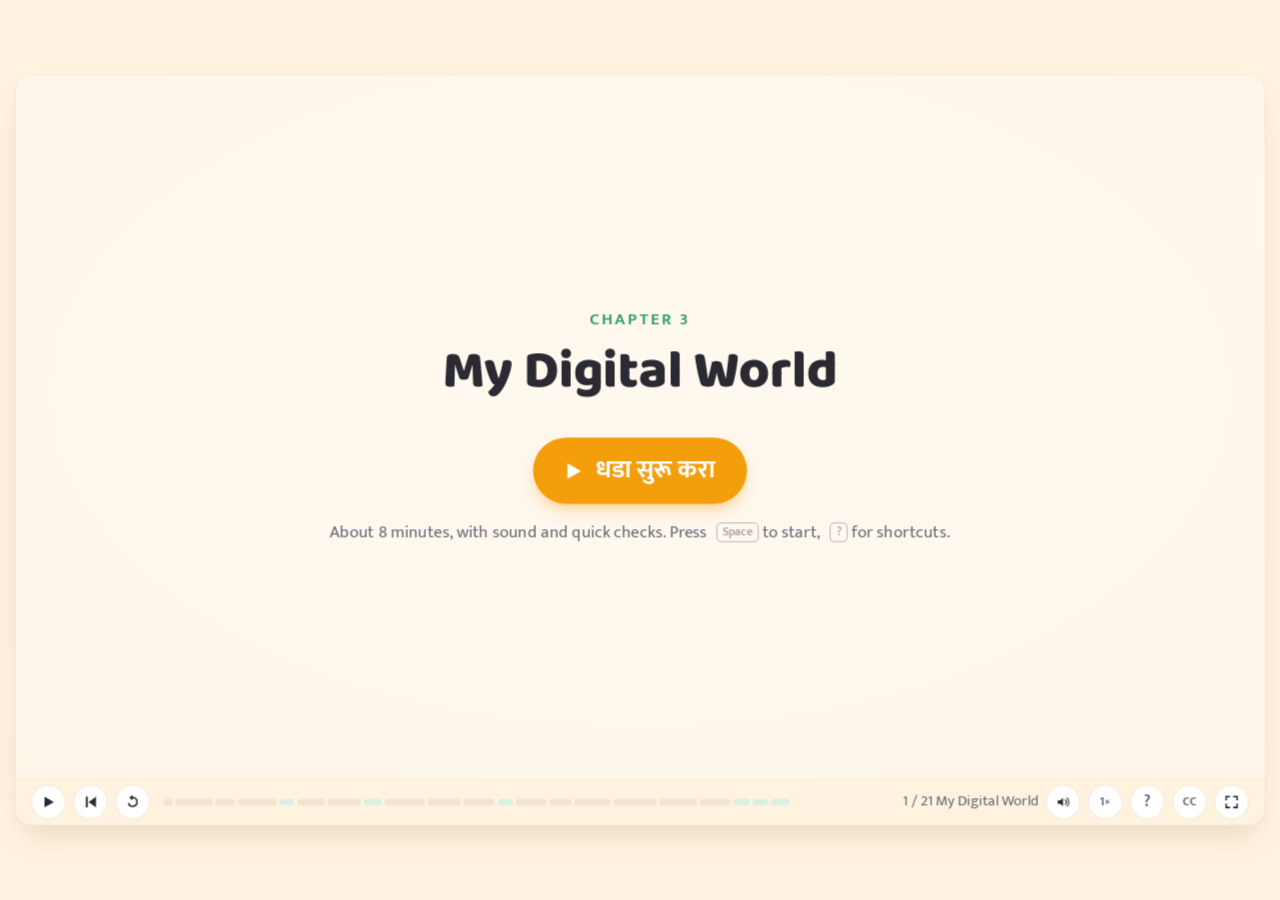
<file: demo/ch03/index.html>
<!doctype html>
<html lang="mr">
<head>
<meta charset="utf-8">
<meta name="viewport" content="width=device-width, initial-scale=1">
<title>३ · My Digital World</title>
<link rel="stylesheet" href="../lib/engine.css">
<link rel="expect" href="#bar" blocking="render">
</head>
<body>
<script src="../lib/engine.js"></script>
<script src="audio/mr/timings.js"></script>
<script>
'use strict';
const CHAPTER = { number: 3, title: 'My Digital World', minutes: 8, language: 'mr', next: '../ch04/index.html' };

/* ---------- palette roles ---------- */
const CORAL = '#e0524d', SKY = COL.whole, LIVE = COL.leaf, SAFF = COL.int, PLUM = COL.irr, DEAD = COL.stone, BARK = COL.bark;
const CORAL2 = '#fff1f0';   // pale coral card fill
const INK = '#2b2a33';

/* ---------- text helpers (as in ch01) ---------- */
const text = (p, str, x, y, t0, { size = 32, fill = COL.chalk, anchor = 'start', weight = 500, font = UI } = {}) => {
  const e = T(p, str, { x, y, size, fill, anchor, weight, font, o: 0 }); show(e, t0); return e;
};
const title = (p, str, t0 = .1, y = 120, fill = CORAL) => text(p, str, 800, y, t0, { size: 54, weight: 800, anchor: 'middle', font: HEAD, fill });
const note = (p, str, x, y, t0, fill = SAFF, size = 36, r = -3) => {
  const g = G(p, { x, y, o: 0, r }); T(g, str, { size, fill, font: SCRIPT, weight: 700, anchor: 'middle' }); show(g, t0); return g;
};
function label(p, str, x, y, t0, color = COL.chalk, size = 26) { return text(p, str, x, y, t0, { size, fill: color, anchor: 'middle', weight: 700 }); }
function bubble(p, str, x, y, t0, { w = 420, color = SAFF, size = 30, font = UI } = {}) {
  const g = G(p, { x, y, o: 0, s: .7 });
  mk('path', { d: `M${-w / 2} -40h${w}a16 16 0 0 1 16 16v56a16 16 0 0 1-16 16h${-w / 2 + 40}l-24 26v-26h${-w / 2 + 8}a16 16 0 0 1-16-16v-56a16 16 0 0 1 16-16z`, fill: '#fff', stroke: color, 'stroke-width': 3 }, g);
  T(g, str, { y: 12, size, fill: COL.chalk, weight: 600, anchor: 'middle', font });
  pop(g, t0); return g;
}
function kcard(p, x, y, w, h, color, { o = 0, s = 1, fill = '#fff' } = {}) {
  const g = G(p, { x, y, o, s });
  mk('rect', { x: 0, y: 0, width: w, height: h, rx: 22, fill, stroke: COL.edge || '#f1e4d0', 'stroke-width': 2 }, g);
  mk('path', { d: `M22 0h-4a18 18 0 0 0-18 18v${h - 36}a18 18 0 0 0 18 18h4z`, fill: color }, g);
  return g;
}
// pill banner centred on (x,y)
function dwBanner(p, str, x, y, t0, { w = 760, color = CORAL, size = 40, fill = '#fff', sub } = {}) {
  const g = G(p, { x, y, o: 0, s: .8 });
  mk('rect', { x: -w / 2, y: -46, width: w, height: sub ? 120 : 92, rx: 46, fill, stroke: color, 'stroke-width': 3 }, g);
  T(g, str, { y: sub ? 2 : 14, size, fill: color, weight: 800, anchor: 'middle', font: HEAD });
  if (sub) T(g, sub, { y: 52, size: 26, fill: COL.dim, weight: 600, anchor: 'middle' });
  pop(g, t0); return g;
}
// word chip (rounded box) centred on (x,y)
function dwChip(p, str, x, y, color, { size = 32, w, h = 64, fill = '#fff', font = HEAD } = {}) {
  const ww = w || Math.max(90, Math.round(str.length * size * .56) + 44);
  const g = G(p, { x, y, o: 0, s: .8 });
  mk('rect', { x: -ww / 2, y: -h / 2, width: ww, height: h, rx: 16, fill, stroke: color, 'stroke-width': 3 }, g);
  T(g, str, { y: size * .36, size, fill: color, weight: 800, anchor: 'middle', font });
  g._w = ww; return g;
}
const ground = (p, y = 700, t0 = .1, x0 = 80, x1 = 1520) => { const l = path(p, `M${x0} ${y}H${x1}`, { stroke: COL.soil, 'stroke-width': 6 }, { d: 0 }); draw(l, t0, 1); return l; };
// a stroked arrow from (x0,y0) to (x1,y1), drawn on
function dwArrow(p, x0, y0, x1, y1, t0, color = COL.dim, dur = .5) {
  const a = path(p, `M${x0} ${y0}L${x1} ${y1}`, { stroke: color, 'stroke-width': 5 }, { d: 0 }); draw(a, t0, dur);
  const ang = Math.atan2(y1 - y0, x1 - x0) * 180 / Math.PI;
  const h = mk('path', { d: 'M-16 -12L0 0L-16 12', stroke: color, 'stroke-width': 5, fill: 'none', 'stroke-linecap': 'round', 'stroke-linejoin': 'round', transform: `translate(${x1} ${y1}) rotate(${ang})` }, p);
  put(h, { o: 0 }); show(h, t0 + dur, .2); return a;
}

/* ---------- drawn things from ch01 (boy, tree, cow, car), each around (0,0) on its baseline ---------- */
function boy(p, x, y, s = 1) {
  const g = G(p, { x, y, s, o: 0 });
  mk('rect', { x: -22, y: -120, width: 44, height: 70, rx: 14, fill: SKY }, g);
  mk('rect', { x: -20, y: -52, width: 17, height: 52, rx: 7, fill: '#6b4f3a' }, g); mk('rect', { x: 3, y: -52, width: 17, height: 52, rx: 7, fill: '#6b4f3a' }, g);
  mk('circle', { cx: 0, cy: -146, r: 30, fill: '#f1c7a0' }, g);
  mk('path', { d: 'M-30 -152q4-30 30-30q26 0 30 30q-18-10-30-6q-12-4-30 6z', fill: '#2b2a33' }, g);
  mk('circle', { cx: -10, cy: -148, r: 3.5, fill: COL.chalk }, g); mk('circle', { cx: 10, cy: -148, r: 3.5, fill: COL.chalk }, g);
  mk('path', { d: 'M-9 -134q9 8 18 0', stroke: COL.chalk, 'stroke-width': 2.5, fill: 'none', 'stroke-linecap': 'round' }, g);
  const arms = mk('path', { d: 'M-22 -108l-18 30M22 -108l18 30', stroke: '#f1c7a0', 'stroke-width': 10, 'stroke-linecap': 'round' }, g);
  g._arms = arms;
  return g;
}
function tree(p, x, y, s = 1) {
  const g = G(p, { x, y, s, o: 0 });
  mk('path', { d: 'M-14 0V-90q0-14 14-14q14 0 14 14V0z', fill: BARK }, g);
  mk('circle', { cx: 0, cy: -150, r: 70, fill: COL.leaf2 }, g);
  mk('circle', { cx: -52, cy: -120, r: 48, fill: COL.leaf }, g);
  mk('circle', { cx: 52, cy: -120, r: 48, fill: COL.leaf }, g);
  mk('circle', { cx: 0, cy: -110, r: 50, fill: COL.leaf2 }, g);
  return g;
}
function cow(p, x, y, s = 1) {
  const g = G(p, { x, y, s, o: 0 });
  mk('rect', { x: -70, y: -90, width: 140, height: 70, rx: 30, fill: '#f5efe6', stroke: COL.chalk, 'stroke-width': 3 }, g);
  mk('ellipse', { cx: -20, cy: -70, rx: 18, ry: 14, fill: '#4b4b55' }, g); mk('ellipse', { cx: 30, cy: -45, rx: 16, ry: 12, fill: '#4b4b55' }, g);
  [-50, -20, 20, 50].forEach(lx => mk('rect', { x: lx - 7, y: -24, width: 14, height: 26, rx: 5, fill: '#e6dccd', stroke: COL.chalk, 'stroke-width': 2 }, g));
  mk('rect', { x: 56, y: -112, width: 48, height: 46, rx: 18, fill: '#f5efe6', stroke: COL.chalk, 'stroke-width': 3 }, g);
  mk('path', { d: 'M62 -112q-4-18 10-20M98 -112q4-18-10-20', stroke: COL.chalk, 'stroke-width': 3, fill: 'none', 'stroke-linecap': 'round' }, g);
  mk('circle', { cx: 74, cy: -94, r: 3.5, fill: COL.chalk }, g); mk('circle', { cx: 90, cy: -94, r: 3.5, fill: COL.chalk }, g);
  mk('ellipse', { cx: 82, cy: -76, rx: 14, ry: 8, fill: COL.rose }, g);
  mk('path', { d: 'M-70 -80q-24 10-18 44', stroke: COL.chalk, 'stroke-width': 3, fill: 'none', 'stroke-linecap': 'round' }, g);
  return g;
}
function car(p, x, y, s = 1) {
  const g = G(p, { x, y, s, o: 0 });
  mk('path', { d: 'M-80 -20h160v-30h-40l-24-30h-56l-24 30h-16z', fill: '#f87171', stroke: COL.chalk, 'stroke-width': 3, 'stroke-linejoin': 'round' }, g);
  mk('rect', { x: -40, y: -74, width: 30, height: 22, rx: 4, fill: COL.sky }, g); mk('rect', { x: 0, y: -74, width: 34, height: 22, rx: 4, fill: COL.sky }, g);
  mk('circle', { cx: -44, cy: -18, r: 16, fill: '#2b2a33' }, g); mk('circle', { cx: 44, cy: -18, r: 16, fill: '#2b2a33' }, g);
  return g;
}
// small house (hut) on its baseline
function dwHouse(p, x, y, s = 1) {
  const g = G(p, { x, y, s, o: 0 });
  mk('rect', { x: -90, y: -100, width: 180, height: 100, rx: 8, fill: '#fde68a', stroke: BARK, 'stroke-width': 3 }, g);
  mk('path', { d: 'M-108 -100L0 -176L108 -100z', fill: '#c2410c' }, g);
  mk('rect', { x: -22, y: -60, width: 44, height: 60, rx: 6, fill: BARK }, g);
  return g;
}

/* ---------- devices (dw- prefix), each centred on (0,0) ---------- */
// phone: body + white screen; g._scr is a group for screen content (screen spans x ±52, y ±95), g._screen the screen rect
function dwPhone(p, x, y, s = 1, color = INK) {
  const g = G(p, { x, y, s, o: 0 });
  mk('rect', { x: -62, y: -112, width: 124, height: 224, rx: 20, fill: color }, g);
  g._screen = mk('rect', { x: -52, y: -96, width: 104, height: 190, rx: 10, fill: '#fff' }, g);
  mk('rect', { x: -14, y: -106, width: 28, height: 5, rx: 2.5, fill: '#6b7280' }, g);
  const cid = 'dwclip' + (++dwPhone.n);
  const cp = mk('clipPath', { id: cid }, g); mk('rect', { x: -52, y: -96, width: 104, height: 190, rx: 10 }, cp);
  const wrap = mk('g', { 'clip-path': `url(#${cid})` }, g);
  g._scr = G(wrap, {});
  return g;
}
dwPhone.n = 0;
function dwLaptop(p, x, y, s = 1) {
  const g = G(p, { x, y, s, o: 0 });
  mk('rect', { x: -90, y: -120, width: 180, height: 116, rx: 10, fill: INK }, g);
  g._screen = mk('rect', { x: -80, y: -110, width: 160, height: 96, rx: 6, fill: '#fff' }, g);
  mk('path', { d: 'M-110 -4h220l14 20h-248z', fill: '#9ca3af' }, g);
  mk('rect', { x: -30, y: 2, width: 60, height: 6, rx: 3, fill: '#6b7280' }, g);
  g._scr = G(g, {});
  return g;
}
function dwTv(p, x, y, s = 1) {
  const g = G(p, { x, y, s, o: 0 });
  mk('rect', { x: -100, y: -130, width: 200, height: 120, rx: 8, fill: INK }, g);
  g._screen = mk('rect', { x: -90, y: -120, width: 180, height: 100, rx: 4, fill: '#bfe3ff' }, g);
  mk('path', { d: 'M-40 -10l-20 10h120l-20-10z', fill: '#6b7280' }, g);
  mk('rect', { x: -60, y: -2, width: 120, height: 6, rx: 3, fill: '#6b7280' }, g);
  g._scr = G(g, {});
  return g;
}
function dwMixer(p, x, y, s = 1) {
  const g = G(p, { x, y, s, o: 0 });
  mk('rect', { x: -50, y: -60, width: 100, height: 60, rx: 12, fill: CORAL }, g);
  mk('circle', { cx: 0, cy: -30, r: 10, fill: '#fff' }, g); mk('circle', { cx: 26, cy: -30, r: 6, fill: '#fff' }, g);
  mk('path', { d: 'M-34 -60v-70q0-10 10-10h48q10 0 10 10v70z', fill: '#e5e7eb', stroke: '#9ca3af', 'stroke-width': 3 }, g);
  mk('rect', { x: -38, y: -148, width: 76, height: 12, rx: 6, fill: '#6b7280' }, g);
  mk('path', { d: 'M-22 -72v-40M-10 -72v-40', stroke: '#cbd5e1', 'stroke-width': 3 }, g);
  return g;
}
function dwWifi(p, x, y, s = 1, color = SKY) {
  const g = G(p, { x, y, s, o: 0 });
  [26, 52, 78].forEach((r, i) => mk('path', { d: `M${-r * .72} ${-r * .72}A${r} ${r} 0 0 1 ${r * .72} ${-r * .72}`, stroke: color, 'stroke-width': 9, fill: 'none', 'stroke-linecap': 'round', opacity: 1 - i * .25 }, g));
  mk('circle', { cx: 0, cy: 0, r: 10, fill: color }, g);
  return g;
}
function dwWatch(p, x, y, s = 1) {
  const g = G(p, { x, y, s, o: 0 });
  mk('rect', { x: -26, y: -110, width: 52, height: 220, rx: 14, fill: INK }, g);
  mk('rect', { x: -46, y: -56, width: 92, height: 112, rx: 22, fill: '#374151' }, g);
  mk('rect', { x: -36, y: -46, width: 72, height: 92, rx: 16, fill: '#bfe3ff' }, g);
  T(g, '7:30', { y: 10, size: 26, fill: INK, weight: 800, anchor: 'middle', font: HEAD });
  return g;
}
// traffic light on a pole; g._lights = [red, amber, green] circles
function dwSignal(p, x, y, s = 1) {
  const g = G(p, { x, y, s, o: 0 });
  mk('rect', { x: -6, y: -120, width: 12, height: 120, fill: '#4b5563' }, g);
  mk('rect', { x: -34, y: -270, width: 68, height: 160, rx: 14, fill: INK }, g);
  g._lights = [['#ef4444', -230], ['#f59e0b', -190], ['#22c55e', -150]].map(([c, cy]) => mk('circle', { cx: 0, cy, r: 17, fill: c, opacity: .25 }, g));
  return g;
}
function dwLetter(p, x, y, s = 1) {
  const g = G(p, { x, y, s, o: 0 });
  mk('rect', { x: -70, y: -46, width: 140, height: 92, rx: 8, fill: '#fff7e6', stroke: BARK, 'stroke-width': 3 }, g);
  mk('path', { d: 'M-70 -46L0 10L70 -46', stroke: BARK, 'stroke-width': 3, fill: 'none' }, g);
  mk('rect', { x: 36, y: -36, width: 24, height: 28, fill: CORAL, opacity: .8 }, g);
  return g;
}
function dwOldPhone(p, x, y, s = 1) {
  const g = G(p, { x, y, s, o: 0 });
  mk('path', { d: 'M-60 0q-10-70 60-70q70 0 60 70z', fill: INK }, g);
  mk('circle', { cx: 0, cy: -34, r: 18, fill: '#fff' }, g);
  mk('path', { d: 'M-70 -92q70-30 140 0l-10 22q-60-24-120 0z', fill: INK }, g);
  mk('path', { d: 'M-50 -82q-20 20-10 40', stroke: INK, 'stroke-width': 5, fill: 'none' }, g);
  return g;
}
function dwShield(p, x, y, s = 1, color = CORAL) {
  const g = G(p, { x, y, s, o: 0 });
  mk('path', { d: 'M0 -110L90 -78v70q0 70-90 118q-90-48-90-118v-70z', fill: '#fff', stroke: color, 'stroke-width': 6 }, g);
  mk('path', { d: 'M0 -110L90 -78v70q0 70-90 118z', fill: color, opacity: .25 }, g);
  mk('path', { d: 'M-34 -8l24 24l46-54', stroke: color, 'stroke-width': 10, fill: 'none', 'stroke-linecap': 'round', 'stroke-linejoin': 'round' }, g);
  return g;
}
// a building with a sign (school, hospital, bank); sign text + a colour
function dwBuilding(p, x, y, s = 1, { sign = '', color = SKY, icon = '' } = {}) {
  const g = G(p, { x, y, s, o: 0 });
  mk('rect', { x: -110, y: -150, width: 220, height: 150, rx: 8, fill: '#f3f4f6', stroke: '#9ca3af', 'stroke-width': 3 }, g);
  mk('rect', { x: -120, y: -170, width: 240, height: 30, rx: 6, fill: color }, g);
  T(g, sign, { y: -148, size: 22, fill: '#fff', weight: 800, anchor: 'middle', font: HEAD });
  [-80, -30, 20, 70].forEach(wx => mk('rect', { x: wx + 6, y: -120, width: 26, height: 30, rx: 3, fill: '#bfe3ff', stroke: '#9ca3af', 'stroke-width': 2 }, g));
  mk('rect', { x: -26, y: -70, width: 52, height: 70, rx: 6, fill: color }, g);
  if (icon) T(g, icon, { x: 70, y: -40, size: 40, anchor: 'middle' }, g);
  return g;
}
function dwBus(p, x, y, s = 1) {
  const g = G(p, { x, y, s, o: 0 });
  mk('rect', { x: -110, y: -110, width: 220, height: 90, rx: 14, fill: SAFF, stroke: INK, 'stroke-width': 3 }, g);
  [-90, -40, 10, 60].forEach(wx => mk('rect', { x: wx, y: -96, width: 36, height: 30, rx: 4, fill: '#bfe3ff' }, g));
  mk('circle', { cx: -60, cy: -18, r: 18, fill: INK }, g); mk('circle', { cx: 60, cy: -18, r: 18, fill: INK }, g);
  return g;
}
function dwBook(p, x, y, s = 1, color = SAFF) {
  const g = G(p, { x, y, s, o: 0 });
  mk('rect', { x: -40, y: -30, width: 80, height: 60, rx: 6, fill: color, stroke: BARK, 'stroke-width': 3 }, g);
  mk('path', { d: 'M0 -30v60', stroke: BARK, 'stroke-width': 3 }, g);
  mk('path', { d: 'M-30 -14h20M-30 0h20M10 -14h20M10 0h20', stroke: '#fff', 'stroke-width': 3, opacity: .7 }, g);
  return g;
}
function dwPin(p, x, y, s = 1, color = CORAL) {
  const g = G(p, { x, y, s, o: 0 });
  mk('path', { d: 'M0 0q-40-50-40-80a40 40 0 0 1 80 0q0 30-40 80z', fill: color }, g);
  mk('circle', { cx: 0, cy: -80, r: 14, fill: '#fff' }, g);
  return g;
}
// a round icon badge with an emoji and a caption
function dwRound(p, emoji, cap, x, y, color, { r = 64, size = 50, capSize = 26 } = {}) {
  const g = G(p, { x, y, o: 0, s: .7 });
  mk('circle', { r, fill: '#fff', stroke: color, 'stroke-width': 4 }, g);
  T(g, emoji, { y: size * .36, size, anchor: 'middle' });
  if (cap) T(g, cap, { y: r + 36, size: capSize, fill: color, weight: 800, anchor: 'middle', font: HEAD });
  return g;
}
// a ✗ cross over a point
function dwCross(p, x, y, t0, color = DEAD, r = 26) {
  const c = path(p, `M${x - r} ${y - r}L${x + r} ${y + r}M${x + r} ${y - r}L${x - r} ${y + r}`, { stroke: color, 'stroke-width': 7 }, { d: 0 }); draw(c, t0, .4); return c;
}

/* ---------- beats ---------- */
const BEATS = [
  ['intro', 'My Digital World', (m, D) => {
    const p = panel(0);
    const bg = mk('rect', { x: 0, y: 0, width: 1600, height: 900, fill: CORAL2 }, p); put(bg, { o: 0 }); tw(bg, { o: 1 }, 0, 1);
    const g = G(p, { o: 0, y: 24 });
    T(g, 'नवयान · एकक १ · धडा ३ · Life Skills', { x: 800, y: 250, size: 26, fill: SAFF, weight: 700, anchor: 'middle' });
    T(g, 'My Digital World', { x: 800, y: 420, size: 120, fill: CORAL, weight: 800, anchor: 'middle', font: HEAD });
    tw(g, { o: 1, y: 0 }, .3, 1.1, out);
    const ph = dwPhone(p, 230, 330, 1.1); pop(ph, .6);
    const lp = dwLaptop(p, 1360, 360, 1.1); pop(lp, .8);
    const wf = dwWifi(p, 300, 700, 1); pop(wf, 1);
    const wt = dwWatch(p, 1330, 690, .9); pop(wt, 1.2);
    text(p, 'आपण technology कशी वापरतो?', 800, 560, m('sub'), { size: 40, fill: COL.dim, anchor: 'middle', font: SCRIPT, weight: 700 });
  }],

  ['morning', 'सकाळची पहिली गोष्ट', (m) => {
    const p = panel(0);
    title(p, 'सकाळी उठल्यावर तुम्ही सर्वात आधी काय करता?', .1, 100, CORAL);
    ground(p, 720, .1);
    // bed, boy sitting up, a window with the sun
    const bed = G(p, { x: 430, y: 720, o: 0 });
    mk('rect', { x: -220, y: -70, width: 440, height: 50, rx: 14, fill: '#fde68a', stroke: BARK, 'stroke-width': 3 }, bed);
    mk('rect', { x: -230, y: -120, width: 24, height: 120, rx: 6, fill: BARK }, bed); mk('rect', { x: 206, y: -100, width: 24, height: 100, rx: 6, fill: BARK }, bed);
    mk('rect', { x: -200, y: -94, width: 90, height: 30, rx: 10, fill: '#fff', stroke: '#d1d5db', 'stroke-width': 2 }, bed);
    show(bed, .3, .5);
    const b = boy(p, 330, 650, .95); show(b, .5, .5);
    const win = G(p, { x: 150, y: 330, o: 0 });
    mk('rect', { x: -90, y: -90, width: 180, height: 180, rx: 10, fill: '#bfe3ff', stroke: BARK, 'stroke-width': 5 }, win);
    mk('path', { d: 'M0 -90v180M-90 0h180', stroke: BARK, 'stroke-width': 4 }, win);
    mk('circle', { cx: 40, cy: -36, r: 26, fill: COL.sun }, win);
    show(win, m('win'), .4); label(p, 'खिडकीबाहेर', 150, 460, m('win', .3), SKY, 24);
    bubble(p, 'Good morning!', 480, 420, m('gm'), { w: 300, color: LIVE, size: 30, font: HEAD });
    // the phone, big, next to the bed; the hand reaches for it
    const ph = dwPhone(p, 1000, 480, 1.9); pop(ph, m('hand'));
    const hand = path(p, 'M372 560q120 20 220 0', { stroke: '#f1c7a0', 'stroke-width': 12 }, { d: 0 }); draw(hand, m('hand', .2), .5);
    const S_ = ph._scr;
    // alarm: bell + 6:00; bell shakes, then fades when switched off
    const clock = T(S_, '6:00', { y: -40, size: 40, fill: INK, weight: 800, anchor: 'middle', font: HEAD, o: 0 }); show(clock, m('alarm'));
    const bell = G(S_, { y: 30, o: 0 });
    mk('path', { d: 'M-22 10q0-36 22-36q22 0 22 36v10h-44z', fill: SAFF }, bell); mk('circle', { cy: 28, r: 6, fill: SAFF }, bell);
    T(bell, 'Alarm', { y: 60, size: 18, fill: CORAL, weight: 800, anchor: 'middle', font: HEAD });
    show(bell, m('alarm'), .2); for (let i = 0; i < 5; i++) { tw(bell, { r: 14 }, m('alarm', .2 + i * .3), .15); tw(bell, { r: -14 }, m('alarm', .35 + i * .3), .15); } tw(bell, { r: 0 }, m('alarm', 1.7), .1); hide(bell, m('alarm', 2), .3);
    const al = label(p, 'Alarm बंद', 1000, 760, m('alarm', .5), CORAL, 26);
    // time: the clock grows
    tw(clock, { s: 1.5, y: -10 }, m('time'), .5, back); hide(al, m('time'), .2); const tl = label(p, 'वेळ', 1000, 760, m('time', .3), CORAL, 26);
    // a message pops
    tw(clock, { s: 1, y: -70 }, m('msg'), .4);
    const msgs = G(S_, { o: 0 });
    [[-20, '#e5e7eb', 60], [20, SKY, 48]].forEach(([yy, c, w], i) => { mk('rect', { x: i ? 52 - w - 6 : -46, y: yy - 14, width: w, height: 28, rx: 12, fill: c }, msgs); });
    T(msgs, 'message!', { y: 60, size: 18, fill: CORAL, weight: 800, anchor: 'middle', font: HEAD }, msgs);
    show(msgs, m('msg'), .3); hide(tl, m('msg'), .2); label(p, 'message', 1000, 760, m('msg', .3), CORAL, 26);
    // scrolling feed while the clock runs 6:00 → 6:10
    hide(msgs, m('scroll'), .3);
    const feed = G(S_, { o: 0 }); const clipId = 'feedclip';
    for (let i = 0; i < 14; i++) { mk('rect', { x: -44, y: -40 + i * 36, width: 88, height: 26, rx: 8, fill: i % 3 ? '#e5e7eb' : '#fecaca' }, feed); }
    show(feed, m('scroll', .2), .3);
    prog(q => { put(feed, { y: -q * 260 }); clock.textContent = '6:' + String(Math.min(10, Math.floor(q * 11))).padStart(2, '0'); }, m('scroll', .4), 3.2, lin);
    note(p, '१० मिनिटं…', 1240, 400, m('scroll', 2.6), DEAD, 34);
    bubble(p, 'अरे! मी इथे कशासाठी आलो होतो?', 560, 300, m('oops'), { w: 560, color: CORAL, size: 30 });
  }],

  ['everywhere', 'आपण technology चा वापर करतो', (m) => {
    const p = panel(0);
    title(p, 'आपण technology चा वापर करतो—', .1, 110, CORAL);
    text(p, 'technology आपल्या आयुष्याचा एक भाग झाली आहे.', 800, 170, .5, { size: 28, fill: COL.dim, anchor: 'middle' });
    const card = (i, mark, cap, drawer) => {
      const x = 90 + i * 290;
      const g = kcard(p, x, 230, 260, 360, CORAL); tw(g, { o: 1 }, m(mark), .4);
      T(g, cap, { x: 140, y: 56, size: 34, fill: CORAL, weight: 800, anchor: 'middle', font: HEAD });
      const d = drawer(g); show(d, m(mark, .2), .4);
    };
    card(0, 'school', 'शाळेत', g => dwBuilding(g, 140, 300, .85, { sign: 'SCHOOL', color: SKY }));
    card(1, 'travel', 'प्रवासात', g => dwBus(g, 140, 310, .9));
    card(2, 'hosp', 'रुग्णालयात', g => dwBuilding(g, 140, 300, .85, { sign: 'HOSPITAL', color: CORAL, icon: '✚' }));
    card(3, 'bank', 'बँकेत', g => dwBuilding(g, 140, 300, .85, { sign: 'BANK', color: LIVE, icon: '₹' }));
    card(4, 'pocket', 'खिशातही', g => { const b = boy(g, 110, 330, .9); const ph = mk('rect', { x: 8, y: -66, width: 18, height: 30, rx: 3, fill: INK }, b); return b; });
    dwBanner(p, 'My Digital World', 800, 720, m('name'), { w: 720, size: 52 });
    note(p, 'या नवीन जगाला आपण म्हणू शकतो—', 800, 630, m('name', -.6), COL.dim, 30, 0);
  }],

  ['digital', 'Digital म्हणजे काय?', (m) => {
    const p = panel(0);
    title(p, 'Digital म्हणजे काय?', .1, 100, CORAL);
    ['Digital India', 'Digital payment', 'Digital education', 'Digital classroom'].forEach((s, i) => { const c = dwChip(p, s, 260 + i * 360, 190, CORAL, { size: 30, fill: CORAL2 }); pop(c, m('words', i * .9)); });
    // definition: information flows through four steps
    const flow = [['तयार करणे', '✎'], ['साठवणे', '🗄'], ['पाठवणे', '➤'], ['वापरणे', '👆']];
    const info = dwChip(p, 'माहिती', 200, 320, INK, { size: 30, w: 170, fill: '#fff' }); pop(info, m('def'));
    flow.forEach(([s, ic], i) => {
      const x = 470 + i * 300;
      dwArrow(p, x - 150 + (i ? 70 : 85), 320, x - 80, 320, m('def', .5 + i * .7), COL.dim, .3);
      const g = dwRound(p, ic, s, x, 320, CORAL, { r: 46, size: 36, capSize: 26 }); pop(g, m('def', .8 + i * .7));
    });
    text(p, 'इलेक्ट्रॉनिक पद्धतीने  →  digital जगाचा भाग', 800, 440, m('def', 3.6), { size: 28, fill: COL.dim, anchor: 'middle', weight: 700 });
    // examples along the bottom
    const gl = ground(p, 700, m('photo', -.2), 100, 1500);
    const ph = dwPhone(p, 330, 590, 1); pop(ph, m('photo'));
    const flash = mk('circle', { cx: 330, cy: 590, r: 150, fill: COL.sun, opacity: .5 }, p); put(flash, { o: 0 }); tw(flash, { o: .6 }, m('photo', .5), .1); tw(flash, { o: 0 }, m('photo', .6), .4);
    const photo = G(p, { x: 330, y: 500, o: 0 }); mk('rect', { x: -60, y: -46, width: 120, height: 92, rx: 8, fill: '#fff', stroke: SKY, 'stroke-width': 3 }, photo); mk('circle', { cx: -20, cy: -14, r: 12, fill: COL.sun }, photo); mk('path', { d: 'M-50 30l30-34l24 22l16-14l30 26z', fill: LIVE }, photo);
    pop(photo, m('photo', .7)); label(p, 'photo', 330, 760, m('photo', .9), CORAL, 24);
    // store: the photo shrinks into the phone screen
    tw(photo, { x: 330, y: 580, s: .55 }, m('store'), .9, io);
    const gal = G(ph._scr, { o: 0 }); for (let i = 0; i < 6; i++) mk('rect', { x: -40 + (i % 3) * 28, y: -70 + Math.floor(i / 3) * 28, width: 24, height: 24, rx: 4, fill: i ? '#e5e7eb' : SKY }, gal); show(gal, m('store', .9), .3);
    label(p, 'साठतो', 330, 800, m('store', .8), COL.dim, 22);
    const lp = dwLaptop(p, 800, 700, 1.1); pop(lp, m('doc'));
    const doc = G(lp._scr, { o: 0 }); mk('rect', { x: -40, y: -100, width: 80, height: 80, rx: 4, fill: '#fff', stroke: '#9ca3af', 'stroke-width': 2 }, doc); [0, 1, 2, 3].forEach(i => mk('rect', { x: -30, y: -88 + i * 16, width: i === 3 ? 30 : 60, height: 6, rx: 3, fill: '#9ca3af' }, doc)); show(doc, m('doc', .4), .4);
    label(p, 'document', 800, 760, m('doc', .5), CORAL, 24);
    const ph2 = dwPhone(p, 1180, 590, .9); pop(ph2, m('upi')); const ph3 = dwPhone(p, 1440, 590, .9); pop(ph3, m('upi', .2));
    const coin = G(p, { x: 1180, y: 560, o: 0, s: .6 }); mk('circle', { r: 28, fill: COL.sun, stroke: '#b45309', 'stroke-width': 3 }, coin); T(coin, '₹', { y: 12, size: 32, fill: '#78350f', weight: 800, anchor: 'middle' });
    pop(coin, m('upi', .5)); tw(coin, { x: 1440, y: 520 }, m('upi', .8), .9, io); tw(coin, { y: 580, s: .4, o: 0 }, m('upi', 1.7), .4);
    const tick = T(ph3._scr, '✓', { y: 20, size: 60, fill: LIVE, weight: 800, anchor: 'middle', o: 0 }); show(tick, m('upi', 2));
    label(p, 'UPI', 1310, 760, m('upi', .6), CORAL, 24);
    dwBanner(p, 'Digital world म्हणजे फक्त mobile नाही.', 800, 860, m('notonly'), { w: 900, size: 36 });
  }],

  ['q1', 'छोटी तपासणी', () => { panel(0); }, { ask: done => quiz({ x: 300, y: 180, w: 1000, cls: 'side', maxH: 540 }, [{
    id: 'c-digital', prompt: ['Digital म्हणजे नेमकं काय?'],
    build: choice([
      ['माहिती इलेक्ट्रॉनिक पद्धतीने तयार करणे, साठवणे, पाठवणे किंवा वापरणे.'],
      ['फक्त mobile.'],
      ['फक्त internet वरचे video.'],
      ['नवीन आणि महाग वस्तू.'],
    ], 0, 'बरोबर! photo, document, UPI payment — सगळी माहिती इलेक्ट्रॉनिक पद्धतीने. हेच digital.', [
      null,
      'Digital world म्हणजे फक्त mobile नाही. computer वरचं document, UPI payment हेही digital.',
      'Video हे एक उदाहरण आहे. माहिती तयार करणे, साठवणे, पाठवणे, वापरणे — हे सगळं digital.',
      'किंमत किंवा नवेपणा नाही; माहिती इलेक्ट्रॉनिक पद्धतीने हाताळणे म्हणजे digital.',
    ]),
  }], done, 'छोटी तपासणी') }],

  ['technology', 'Technology म्हणजे काय?', (m) => {
    const p = panel(0);
    title(p, 'Technology म्हणजे काय?', .1, 100, CORAL);
    const dc = kcard(p, 200, 150, 1200, 150, CORAL); tw(dc, { o: 1 }, m('def'), .5);
    T(dc, 'माणसाने आपल्या गरजा पूर्ण करण्यासाठी तयार केलेली', { x: 600, y: 62, size: 32, fill: COL.chalk, weight: 700, anchor: 'middle' });
    T(dc, 'साधनं · पद्धती · प्रणाली', { x: 600, y: 116, size: 36, fill: CORAL, weight: 800, anchor: 'middle', font: HEAD });
    ground(p, 640, m('walk', -.3));
    // stage 1: a man walks from one village to the other
    const h1 = dwHouse(p, 150, 640, .7); show(h1, m('walk'), .4); const h2 = dwHouse(p, 480, 640, .7); show(h2, m('walk'), .4);
    const man = boy(p, 210, 640, .6); show(man, m('walk', .3), .3); tw(man, { x: 420 }, m('walk', .6), 2.4, lin);
    for (let i = 0; i < 6; i++) { tw(man, { r: 4 }, m('walk', .6 + i * .4), .2); tw(man, { r: -4 }, m('walk', .8 + i * .4), .2); } tw(man, { r: 0 }, m('walk', 3), .1);
    label(p, 'प्रत्यक्ष जाणे', 315, 700, m('walk', 1), COL.dim, 24);
    // stage 2: letter
    const lt = dwLetter(p, 760, 560, .8); pop(lt, m('letter')); tw(lt, { x: 800 }, m('letter', .3), .6, io); label(p, 'पत्र', 780, 700, m('letter', .4), COL.dim, 24);
    // stage 3: telephone
    const op = dwOldPhone(p, 1060, 640, .8); pop(op, m('phone')); label(p, 'telephone', 1060, 700, m('phone', .4), COL.dim, 24);
    // stage 4: video call — a phone with a face on the screen
    const vp = dwPhone(p, 1360, 540, .9); pop(vp, m('video'));
    const face = G(vp._scr, { y: -20, o: 0 }); mk('circle', { r: 26, fill: '#f1c7a0' }, face); mk('path', { d: 'M-26 -6q4-26 26-26q22 0 26 26q-14-8-26-5q-12-3-26 5z', fill: '#2b2a33' }, face);
    mk('circle', { cx: -8, cy: 0, r: 3, fill: INK }, face); mk('circle', { cx: 8, cy: 0, r: 3, fill: INK }, face); mk('path', { d: 'M-8 12q8 8 16 0', stroke: INK, 'stroke-width': 2.5, fill: 'none' }, face);
    show(face, m('video', .3), .3); label(p, 'video call', 1360, 700, m('video', .4), COL.dim, 24);
    [[315, 780], [800, 1060]].forEach(([a, b]) => 0);
    dwArrow(p, 540, 590, 690, 590, m('letter', -.2), COL.faint, .3); dwArrow(p, 880, 590, 980, 590, m('phone', -.2), COL.faint, .3); dwArrow(p, 1150, 590, 1270, 590, m('video', -.2), COL.faint, .3);
    // the need stays the same
    const nb = dwBanner(p, 'गरज तीच: दूर असलेल्या व्यक्तीशी संपर्क', 800, 790, m('need'), { w: 1000, size: 36, sub: 'पण technology बदलत गेली →' });
  }],

  ['around', 'Look Around!', (m) => {
    const p = panel(0);
    title(p, 'Look Around!', .1, 100, CORAL);
    ['Computer?', 'Mobile?', 'Internet?'].forEach((s, i) => { const c = dwChip(p, s, 440 + i * 360, 180, COL.dim, { size: 30 }); pop(c, m('think', i * .5)); });
    // the room: a big outline on the left
    const room = G(p, { o: 0 });
    mk('rect', { x: 90, y: 250, width: 820, height: 480, rx: 16, fill: '#fffaf2', stroke: BARK, 'stroke-width': 5 }, room);
    mk('path', { d: 'M90 640H910', stroke: COL.soil, 'stroke-width': 6 }, room);
    T(room, 'तुमचं घर', { x: 500, y: 300, size: 30, fill: BARK, weight: 800, anchor: 'middle', font: HEAD });
    show(room, m('home'), .5);
    const tv = dwTv(p, 260, 640, 1); pop(tv, m('tv')); label(p, 'TV', 260, 690, m('tv', .3), CORAL, 26);
    const mx = dwMixer(p, 470, 640, .9); pop(mx, m('mixer')); label(p, 'Mixer', 470, 690, m('mixer', .3), CORAL, 26);
    const ph = dwPhone(p, 640, 560, .75); pop(ph, m('mobile')); label(p, 'Mobile', 640, 690, m('mobile', .3), CORAL, 26);
    const wf = dwWifi(p, 800, 440, .8); pop(wf, m('wifi')); label(p, 'Wi-Fi', 800, 500, m('wifi', .3), CORAL, 26);
    for (let i = 0; i < 3; i++) pulse(wf, m('wifi', .4 + i * .5), 1.12);
    const wt = dwWatch(p, 820, 600, .4); pop(wt, m('watch')); label(p, 'smartwatch', 820, 690, m('watch', .3), CORAL, 24);
    // hospital monitor with a heartbeat line
    const hc = kcard(p, 960, 250, 560, 220, CORAL); tw(hc, { o: 1 }, m('hosp'), .4);
    T(hc, 'Hospital', { x: 50, y: 50, size: 30, fill: CORAL, weight: 800, font: HEAD });
    const mon = G(hc, { x: 300, y: 130 }); mk('rect', { x: -220, y: -50, width: 440, height: 100, rx: 10, fill: INK }, mon);
    const hb = path(mon, 'M-200 0h60l16-30l24 60l24-70l20 40h60l16-30l24 60l24-70l20 40h92', { stroke: '#22c55e', 'stroke-width': 4 }, { d: 0 }); draw(hb, m('hosp', .4), 1.6);
    T(hc, 'machines', { x: 480, y: 50, size: 26, fill: COL.dim, weight: 700, anchor: 'end' });
    // traffic signal cycling
    const sg = dwSignal(p, 1240, 760, 1); pop(sg, m('signal'));
    [0, 1, 2, 0].forEach((k, i) => { sg._lights.forEach((l, j) => tw(l, { 'a_opacity': j === k ? 1 : .25 }, m('signal', .3 + i * .7), .2)); });
    label(p, 'traffic signals', 1240, 800, m('signal', .4), CORAL, 26);
    note(p, 'कधी मोठी… कधी इतकी छोटी की जाणीवही होत नाही', 600, 820, m('small'), SAFF, 32, 0);
  }],

  ['q2', 'छोटी तपासणी', () => {
    const p = panel(0);
    ground(p, 700, .1);
    const items = [
      ['tv', dwTv(p, 300, 700, 1.1), 'TV', [190, 540, 220, 200]],
      ['mixer', dwMixer(p, 640, 700, 1.1), 'Mixer', [560, 520, 160, 220]],
      ['cow', cow(p, 980, 700, 1), 'गाय', [880, 560, 220, 180]],
      ['signal', dwSignal(p, 1330, 700, 1), 'traffic signal', [1270, 400, 120, 330]],
    ];
    items.forEach(([k, el, cap], i) => { show(el, .2 + i * .15, .4); label(p, cap, [300, 640, 980, 1330][i], 760, .4 + i * .15, i === 2 ? LIVE : CORAL, 26); });
    S.q2 = items;
  }, { ask: done => quiz({ x: 300, y: 40, w: 1000, cls: 'side', maxH: 320 }, [{
    id: 'c-nottech', prompt: ['यातली कोणती गोष्ट technology <b>नाही</b>? तिच्यावर टॅप करा.'],
    build: pickEls(S.q2.map(([k, el, cap, box]) => ({ el, box, label: cap })), 2,
      'बरोबर! गाय माणसाने बनवलेली नाही; ती जिवंत आहे. TV, mixer, signal — ही माणसाने गरजेसाठी बनवलेली साधनं.',
      i => ['TV माणसाने बनवला आहे, एका गरजेसाठी. ती technology आहे.', 'Mixer माणसाने बनवलेलं साधन आहे. ती technology आहे.', '', 'Traffic signal माणसाने रस्त्यावरील सुरक्षेसाठी बनवला. ती technology आहे.'][i]),
  }], done, 'छोटी तपासणी') }],

  ['aarav', 'आरवचा एक दिवस', (m) => {
    const p = panel(0);
    title(p, 'आरवचा एक दिवस', .1, 100, CORAL);
    // the day bar: dawn → night
    const defs = mk('defs', {}, p); const gr = mk('linearGradient', { id: 'dayGrad', x1: 0, y1: 0, x2: 1, y2: 0 }, defs);
    mk('stop', { offset: 0, 'stop-color': '#fdba74' }, gr); mk('stop', { offset: .5, 'stop-color': '#bfe3ff' }, gr); mk('stop', { offset: 1, 'stop-color': COL.night }, gr);
    const bar = mk('rect', { x: 150, y: 500, width: 1300, height: 18, rx: 9, fill: 'url(#dayGrad)' }, p); put(bar, { o: 0 }); show(bar, .3, .6);
    const b = boy(p, 180, 500, .7); show(b, .6, .4);
    const counter = G(p, { x: 1420, y: 170, o: 0 }); mk('circle', { r: 60, fill: '#fff', stroke: CORAL, 'stroke-width': 5 }, counter);
    const num = T(counter, '0', { y: 18, size: 52, fill: CORAL, weight: 800, anchor: 'middle', font: HEAD }); T(counter, 'technology', { y: 96, size: 24, fill: CORAL, weight: 800, anchor: 'middle', font: HEAD });
    show(counter, m('a1', -.3), .4);
    const stops = [
      ['a1', '6:00', 'alarm', g => { const ph = dwPhone(g, 0, 0, .5); put(ph, { o: 1 }); T(ph._scr, '⏰', { y: 14, size: 40, anchor: 'middle' }); return ph; }],
      ['a2', '7:00', 'school bus ची वेळ', g => { const bs = dwBus(g, 0, 50, .5); put(bs, { o: 1 }); return bs; }],
      ['a3', '10:00', 'computer lab', g => { const lp = dwLaptop(g, 0, 60, .5); put(lp, { o: 1 }); return lp; }],
      ['a4', '12:00', 'projector · video', g => { const t = dwTv(g, 0, 60, .5); put(t, { o: 1 }); T(t._scr, '▶', { y: -58, size: 40, fill: INK, anchor: 'middle' }); return t; }],
      ['a5', '2:00', 'message', g => { const bb = G(g, {}); mk('rect', { x: -110, y: -26, width: 220, height: 52, rx: 20, fill: SKY }, bb); T(bb, 'I will come home at 5.', { y: 8, size: 20, fill: '#fff', weight: 700, anchor: 'middle', font: HEAD }); return bb; }],
      ['a6', '5:00', 'Google Maps', g => { const pin = dwPin(g, 0, 40, .6); put(pin, { o: 1 }); mk('path', { d: 'M-60 40q30-40 60-10t60-10', stroke: SKY, 'stroke-width': 5, fill: 'none', 'stroke-dasharray': '10 8' }, g); return pin; }],
      ['a7', '9:30', 'alarm पुन्हा', g => { const ph = dwPhone(g, 0, 0, .5); put(ph, { o: 1 }); T(ph._scr, '⏰', { y: 14, size: 40, anchor: 'middle' }); mk('circle', { cx: 50, cy: -60, r: 16, fill: '#fde68a' }, g); return ph; }],
    ];
    stops.forEach(([mark, time, cap, drawer], i) => {
      const x = 230 + i * 195, up = i % 2 === 0, t0 = m(mark);
      tw(b, { x }, t0, .5, io);
      const dotc = mk('circle', { cx: x, cy: 509, r: 12, fill: CORAL, stroke: '#fff', 'stroke-width': 3 }, p); put(dotc, { s: 0 }); pop(dotc, t0);
      const g = G(p, { x, y: up ? 330 : 690, o: 0, s: .7 }); drawer(g); pop(g, t0 + .3);
      const tl = T(p, time, { x, y: up ? 470 : 560, size: 22, fill: COL.dim, weight: 700, anchor: 'middle', o: 0 }); show(tl, t0 + .2);
      const cl = T(p, cap, { x, y: up ? 240 : 790, size: 22, fill: CORAL, weight: 800, anchor: 'middle', font: HEAD, o: 0 }); show(cl, t0 + .5);
      prog(q => { if (q >= 1) num.textContent = String(i + 1); }, t0 + .4, .05, lin); pulse(counter, t0 + .4, 1.12);
    });
    note(p, 'एक दिवस. इतकी technology!', 800, 870, m('count'), SAFF, 36, 0);
  }],

  ['help', 'Technology can help us', (m) => {
    const p = panel(0);
    title(p, 'Technology can help us', .1, 100, CORAL);
    text(p, 'अनेक कामं जलद झाली आहेत.', 800, 160, .4, { size: 28, fill: COL.dim, anchor: 'middle' });
    const row = (y, mark1, mark2, before, after, capB, capA) => {
      const c1 = kcard(p, 120, y, 560, 230, DEAD); tw(c1, { o: 1 }, m(mark1), .4); T(c1, 'पूर्वी', { x: 50, y: 48, size: 28, fill: DEAD, weight: 800, font: HEAD });
      before(c1); const tb = T(c1, capB, { x: 300, y: 205, size: 24, fill: COL.dim, weight: 700, anchor: 'middle', o: 0 }); show(tb, m(mark1, .5));
      dwArrow(p, 700, y + 115, 880, y + 115, m(mark2, -.2), CORAL, .4);
      const c2 = kcard(p, 920, y, 560, 230, LIVE); tw(c2, { o: 1 }, m(mark2), .4); T(c2, 'आज', { x: 50, y: 48, size: 28, fill: LIVE, weight: 800, font: HEAD });
      after(c2); const ta = T(c2, capA, { x: 300, y: 205, size: 24, fill: LIVE, weight: 700, anchor: 'middle', o: 0 }); show(ta, m(mark2, .5));
    };
    row(200, 'b1', 's1',
      c => { [0, 1, 2, 3].forEach(i => { const bk = dwBook(c, 200 + i * 70, 130, .9, [SAFF, SKY, CORAL, PLUM][i]); put(bk, { o: 1, r: i % 2 ? 6 : -4 }); }); const by = boy(c, 470, 180, .55); show(by, m('b1', .2), .3); const qm = T(c, '?', { x: 500, y: 90, size: 40, fill: DEAD, weight: 800, o: 0 }); show(qm, m('b1', .4)); },
      c => { const sb = G(c, { x: 300, y: 90 }); mk('rect', { x: -200, y: -24, width: 400, height: 48, rx: 24, fill: '#fff', stroke: LIVE, 'stroke-width': 3 }, sb); T(sb, 'search engine', { x: -170, y: 8, size: 22, fill: COL.dim, weight: 600 }); mk('circle', { cx: 160, cy: 0, r: 12, fill: 'none', stroke: LIVE, 'stroke-width': 3 }, sb); mk('path', { d: 'M168 8l12 12', stroke: LIVE, 'stroke-width': 3 }, sb);
        [0, 1, 2].forEach(i => { const r = mk('rect', { x: 100, y: 128 + i * 20, width: 400 - i * 60, height: 10, rx: 5, fill: '#bbf7d0' }, c); put(r, { o: 0 }); show(r, m('s1', .4 + i * .2), .2); }); },
      'पुस्तक शोधावं लागायचं', 'अनेक results, लगेच');
    row(470, 'b2', 's2',
      c => { const bk = dwBuilding(c, 170, 200, .55, { sign: 'BANK', color: DEAD, icon: '₹' }); put(bk, { o: 1 }); [0, 1, 2, 3].forEach(i => { const q = boy(c, 320 + i * 50, 200, .4); show(q, m('b2', .2 + i * .15), .2); }); },
      c => { const ph = dwPhone(c, 300, 120, .55); put(ph, { o: 1 }); const tk = T(ph._scr, '₹ ✓', { y: 14, size: 44, fill: LIVE, weight: 800, anchor: 'middle', o: 0 }); show(tk, m('s2', .4)); },
      'बँकेत रांग', 'digital payment');
    const words = [['Learn', 'शिकायला'], ['Travel', 'प्रवास'], ['Work', 'काम'], ['Create', 'तयार करणं'], ['Solve problems', 'प्रश्न सोडवणं']];
    words.forEach(([en, mr], i) => {
      const x = 180 + i * 310, g = G(p, { x, y: 800, o: 0, s: .8 });
      mk('rect', { x: -140, y: -44, width: 280, height: 88, rx: 20, fill: CORAL2, stroke: CORAL, 'stroke-width': 3 }, g);
      T(g, en, { y: -4, size: 32, fill: CORAL, weight: 800, anchor: 'middle', font: HEAD }); T(g, mr, { y: 30, size: 22, fill: COL.dim, weight: 700, anchor: 'middle' });
      pop(g, m('l' + (i + 1)));
    });
  }],

  ['always', 'पण technology नेहमीच चांगली असते का?', (m) => {
    const p = panel(0);
    title(p, 'पण technology नेहमीच चांगली असते का?', .1, 100, CORAL);
    text(p, 'हा प्रश्न थोडा विचार करण्यासारखा आहे.', 800, 160, .5, { size: 28, fill: COL.dim, anchor: 'middle' });
    // one phone in the middle
    const ph = dwPhone(p, 800, 470, 1.25); pop(ph, m('mobile'));
    label(p, 'तोच एक mobile', 800, 660, m('mobile', .4), COL.dim, 24);
    const side = (x, y, mark, color, head, cap, drawer) => {
      const c = kcard(p, x, y, 460, 190, color); tw(c, { o: 1 }, m(mark), .4);
      T(c, head, { x: 50, y: 48, size: 28, fill: color, weight: 800, font: HEAD });
      drawer(c);
      const t = T(c, cap, { x: 250, y: 168, size: 24, fill: COL.chalk, weight: 700, anchor: 'middle', o: 0 }); show(t, m(mark, .4));
      dwArrow(p, x < 800 ? 690 : 910, 470, x < 800 ? x + 470 : x - 10, y + 95, m(mark, -.1), color, .3);
    };
    side(120, 220, 'edu', LIVE, 'शिकण्यासाठी', 'educational video', c => {
      const t = dwTv(c, 250, 140, .55); show(t, m('edu', .2), .3); T(t._scr, '▶', { y: -58, size: 40, fill: LIVE, anchor: 'middle' });
    });
    side(1020, 220, 'random', DEAD, 'वेळ वाया', '५ तास random videos', c => {
      for (let i = 0; i < 6; i++) { const r = mk('rect', { x: 150 + (i % 3) * 70, y: 70 + Math.floor(i / 3) * 40, width: 60, height: 32, rx: 6, fill: '#e5e7eb', stroke: DEAD, 'stroke-width': 2 }, c); put(r, { o: 0 }); show(r, m('random', .2 + i * .15), .2); }
      const clk = T(c, '5 h', { x: 400, y: 120, size: 32, fill: DEAD, weight: 800, font: HEAD, anchor: 'middle', o: 0 }); show(clk, m('random', 1.2));
    });
    side(120, 500, 'sci', LIVE, 'internet वरून', 'science शिकता येतं', c => {
      const bk = dwBook(c, 250, 110, 1.1, LIVE); show(bk, m('sci', .2), .3); const wf = dwWifi(c, 330, 120, .4, LIVE); show(wf, m('sci', .4), .3);
    });
    side(1020, 500, 'wrong', DEAD, 'पण…', 'चुकीची माहितीही ✗', c => {
      const bb = G(c, { x: 250, y: 105, o: 0 }); mk('rect', { x: -140, y: -30, width: 280, height: 60, rx: 18, fill: '#f3f4f6', stroke: DEAD, 'stroke-width': 2 }, bb);
      [0, 1].forEach(i => mk('rect', { x: -120, y: -14 + i * 18, width: i ? 160 : 240, height: 8, rx: 4, fill: '#9ca3af' }, bb)); show(bb, m('wrong', .2), .3);
      dwCross(c, 250, 105, m('wrong', .7), CORAL, 30);
    });
    dwBanner(p, 'How do we use it?', 800, 790, m('use'), { w: 900, size: 44, sub: 'आपण technology कशी वापरतो, हे महत्त्वाचं.' });
  }],

  ['q3', 'छोटी तपासणी', () => { panel(0); }, { ask: done => quiz({ x: 300, y: 180, w: 1000, cls: 'side', maxH: 540 }, [{
    id: 'c-use', prompt: ['Technology चांगली की वाईट?'],
    build: choice([
      ['नेहमी चांगली.'],
      ['नेहमी वाईट.'],
      ['ती स्वतः चांगली किंवा वाईट नाही; आपण ती कशी वापरतो हे महत्त्वाचं.'],
      ['फक्त मोठ्यांसाठी चांगली.'],
    ], 2, 'बरोबर! त्याच mobile वर educational video किंवा पाच तास random videos. How do we use it?', [
      'त्याच mobile वर पाच तास random videos पाहता येतात. नेहमी चांगली नाही.',
      'त्याच internet वरून science शिकता येतं. नेहमी वाईट नाही.',
      null,
      'वय नाही, वापर महत्त्वाचा. आरवही technology चांगल्या कामासाठी वापरतो.',
    ]),
  }], done, 'छोटी तपासणी') }],

  ['resp', 'Digital Responsibility', (m) => {
    const p = panel(0);
    title(p, 'Digital Responsibility', .1, 100, CORAL);
    // the road on the left: a car drives up to a signal and stops at red
    const road = G(p, { o: 0 });
    mk('rect', { x: 100, y: 440, width: 820, height: 90, rx: 10, fill: '#4b5563' }, road);
    mk('path', { d: 'M120 485H900', stroke: '#fde68a', 'stroke-width': 4, 'stroke-dasharray': '30 24' }, road);
    show(road, m('road'), .4);
    text(p, 'रस्त्यावर काही नियम पाळतो', 510, 420, m('road', .3), { size: 26, fill: COL.dim, anchor: 'middle', weight: 700 });
    const cr = car(p, 220, 520, .9); show(cr, m('road', .3), .3);
    tw(cr, { x: 620 }, m('road', .6), Math.max(.8, m('red') - m('road', .6)), out);
    const sg = dwSignal(p, 780, 530, .95); show(sg, m('road', .2), .3);
    tw(sg._lights[0], { a_opacity: 1 }, m('red'), .2);
    label(p, 'Red signal → थांबतो', 450, 580, m('red', .4), CORAL, 26);
    // the shield: the same rules in the digital world
    const sh = dwShield(p, 1240, 400, 1); pop(sh, m('digital'));
    text(p, 'digital world मध्येही', 1240, 560, m('digital', .4), { size: 26, fill: COL.dim, anchor: 'middle', weight: 700 });
    text(p, 'आपली जबाबदारी आहे', 1240, 598, m('digital', .6), { size: 28, fill: CORAL, anchor: 'middle', weight: 800, font: HEAD });
    // three rules with a cross
    [['r1', 'दुसऱ्याचा password चोरू नये'], ['r2', 'कोणाची personal photo परवानगीशिवाय share करू नये'], ['r3', 'चुकीची माहिती पसरवू नये']].forEach(([mark, str], i) => {
      const y = 640 + i * 60;
      const g = kcard(p, 200, y - 26, 1200, 52, CORAL, { fill: CORAL2 }); tw(g, { o: 1 }, m(mark), .3);
      T(g, str, { x: 90, y: 35, size: 28, fill: COL.chalk, weight: 700 });
      dwCross(p, 250, y, m(mark, .3), CORAL, 14);
    });
    dwBanner(p, 'Digital Responsibility', 800, 822, m('name'), { w: 760, size: 40 });
  }],

  ['english', 'आजचे English शब्द', (m) => {
    const p = panel(0);
    title(p, 'आजचे English शब्द', .1, 100, CORAL);
    text(p, 'मोठ्याने बोला.', 800, 150, .5, { size: 28, fill: COL.dim, anchor: 'middle' });
    [['Digital', 'इलेक्ट्रॉनिक पद्धतीने', 'e1', g => dwPhone(g, 1080, 55, .4)],
     ['Technology', 'माणसाने बनवलेली साधनं', 'e2', g => dwLaptop(g, 1080, 90, .45)],
     ['Digital Responsibility', 'digital जगातली जबाबदारी', 'e3', g => dwShield(g, 1080, 60, .4)],
     ['How do we use it?', 'आपण ते कसं वापरतो?', 'e4', g => { const q = T(g, '?', { x: 1080, y: 80, size: 70, fill: CORAL, weight: 800, anchor: 'middle', font: HEAD, o: 0 }); return q; }],
     ['I will come home at 5.', 'मी पाच वाजता घरी येईन.', 'e5', g => { const bb = G(g, { x: 1080, y: 55, o: 0 }); mk('rect', { x: -70, y: -24, width: 140, height: 48, rx: 18, fill: SKY }, bb); T(bb, '5:00', { y: 9, size: 24, fill: '#fff', weight: 800, anchor: 'middle', font: HEAD }); return bb; }],
    ].forEach(([en, mr, mark, drawer], i) => {
      const g = kcard(p, 200, 190 + i * 130, 1200, 110, CORAL); tw(g, { o: 1 }, m(mark), .4);
      T(g, en, { x: 60, y: 50, size: 38, fill: CORAL, weight: 800, font: HEAD });
      T(g, mr, { x: 60, y: 90, size: 26, fill: COL.chalk, weight: 600 });
      const d = drawer(g); if (d) show(d, m(mark, .3), .4);
    });
  }],

  ['activity', 'My Digital World — Activity', (m) => {
    const p = panel(0);
    title(p, 'My Digital World — Activity', .1, 100, CORAL);
    text(p, 'घरात किंवा शाळेत वापरल्या जाणाऱ्या दहा technologies शोधा.', 800, 155, .5, { size: 28, fill: COL.dim, anchor: 'middle' });
    // the notebook
    const nb = G(p, { o: 0 });
    mk('rect', { x: 100, y: 190, width: 700, height: 640, rx: 14, fill: '#fff', stroke: BARK, 'stroke-width': 4 }, nb);
    for (let i = 0; i < 8; i++) mk('circle', { cx: 100, cy: 230 + i * 80, r: 9, fill: '#fff', stroke: BARK, 'stroke-width': 3 }, nb);
    const lines = [];
    for (let i = 0; i < 10; i++) { const l = path(nb, `M160 ${260 + i * 58}H760`, { stroke: COL.faint, 'stroke-width': 3 }, { d: 0 }); lines.push(l); T(nb, String(i + 1) + '.', { x: 150, y: 252 + i * 58, size: 22, fill: COL.dim, weight: 700, anchor: 'end' }); }
    show(nb, .4, .5); lines.forEach((l, i) => draw(l, .6 + i * .08, .3));
    T(nb, 'उदाहरण:', { x: 170, y: 232, size: 22, fill: CORAL, weight: 800, font: HEAD });
    ['TV', 'mobile', 'mixer', 'fan'].forEach((s, i) => { const c = dwChip(p, s, 300, 240 + i * 58, CORAL, { size: 26, h: 42, fill: CORAL2 }); pop(c, m('ex', .5 + i * .8)); });
    for (let i = 4; i < 10; i++) tw(lines[i], { 'c_stroke': CORAL }, m('lines', (i - 4) * .12), .3);
    const ln = note(p, 'दहा गोष्टी वहीत लिहा', 560, 600, m('lines', .4), SAFF, 32, -4);
    ln.insertBefore(mk('rect', { x: -190, y: -34, width: 380, height: 50, rx: 12, fill: '#fff', opacity: .92 }, ln), ln.firstChild);
    // one technology → which task becomes easy?
    const ec = kcard(p, 880, 190, 620, 170, CORAL); tw(ec, { o: 1 }, m('easy'), .4);
    T(ec, 'यापैकी एक technology →', { x: 60, y: 60, size: 30, fill: CORAL, weight: 800, font: HEAD });
    T(ec, 'तुमचं कोणतं काम सोपं करते?', { x: 60, y: 110, size: 28, fill: COL.chalk, weight: 700 });
    const ar = dwArrow(p, 800, 300, 880, 275, m('easy', .3), CORAL, .3);
    // today's challenge
    const ch = kcard(p, 880, 400, 620, 430, SAFF, { fill: '#fffbeb' }); tw(ch, { o: 1 }, m('chal'), .4);
    T(ch, "TODAY'S CHALLENGE", { x: 310, y: 58, size: 34, fill: SAFF, weight: 800, anchor: 'middle', font: HEAD });
    T(ch, 'आजची तीन छोटी कामं', { x: 310, y: 96, size: 24, fill: COL.dim, weight: 700, anchor: 'middle' });
    [['c1', 'Science', 'आजूबाजूला ५ living आणि ५ non-living गोष्टी शोधा.', LIVE],
     ['c2', 'English', 'पुस्तक बंद करून १ मिनिट स्वतःबद्दल English मध्ये बोला.', PLUM],
     ['c3', 'Digital World', 'घरात / शाळेत वापरल्या जाणाऱ्या १० technologies लिहा.', CORAL]].forEach(([mark, head, str, color], i) => {
      const g = G(ch, { x: 40, y: 150 + i * 96, o: 0 });
      mk('circle', { cx: 22, cy: 10, r: 22, fill: color }, g); T(g, String(i + 1), { x: 22, y: 19, size: 24, fill: '#fff', weight: 800, anchor: 'middle' });
      T(g, head, { x: 60, y: 6, size: 28, fill: color, weight: 800, font: HEAD });
      T(g, str, { x: 60, y: 42, size: 21, fill: COL.chalk, weight: 600 });
      tw(g, { o: 1 }, m(mark), .4);
    });
  }],

  ['together', 'आता तिन्ही गोष्टी एकत्र करूया…', (m) => {
    const p = panel(0);
    title(p, 'आता तिन्ही गोष्टी एकत्र करूया…', .1, 100, CORAL);
    text(p, 'आज सकाळी आपण काय केलं?', 800, 155, .5, { size: 28, fill: COL.dim, anchor: 'middle' });
    [['s1', 't1', LIVE, 'Science', ['जगाकडे पाहिलं.', 'जीवन शोधलं.'], ['हे असं का होतं?']],
     ['s2', 't2', PLUM, 'English', ['स्वतःबद्दल English', 'मध्ये बोललो.'], ['मी माझा विचार', 'कसा व्यक्त करू?']],
     ['s3', 't3', CORAL, 'Life Skills', ['आपल्या digital', 'जगाकडे पाहिलं.'], ['मी माझ्या जगाचा', 'वापर कसा करतो?']]].forEach(([ms, mt, color, head, did, q], i) => {
      const x = 80 + i * 490;
      const c = kcard(p, x, 190, 460, 330, color); tw(c, { o: 1 }, m(ms), .4);
      T(c, head, { x: 230, y: 60, size: 36, fill: color, weight: 800, anchor: 'middle', font: HEAD });
      did.forEach((s, j) => { const t = T(c, s, { x: 230, y: 104 + j * 32, size: 24, fill: COL.dim, weight: 700, anchor: 'middle', o: 0 }); show(t, m(ms, .3 + j * .2)); });
      const qb = G(c, { x: 230, y: 240, o: 0, s: .8 });
      mk('rect', { x: -200, y: -50, width: 400, height: 110, rx: 18, fill: '#fff', stroke: color, 'stroke-width': 3 }, qb);
      q.forEach((s, j) => T(qb, s, { y: (q.length === 1 ? 14 : -4) + j * 40, size: 30, fill: color, weight: 700, anchor: 'middle', font: SCRIPT }));
      pop(qb, m(mt));
    });
    note(p, 'हे तीन प्रश्न पुढच्या संपूर्ण learning journey मध्ये आपल्यासोबत राहतील.', 800, 560, m('t3', 7.5), SAFF, 28, 0);
    // reflection
    const rc = kcard(p, 200, 600, 1200, 280, CORAL, { fill: CORAL2 }); tw(rc, { o: 1 }, m('refl'), .4);
    T(rc, 'DAY 1 REFLECTION', { x: 60, y: 50, size: 30, fill: CORAL, weight: 800, font: HEAD });
    T(rc, 'आज रात्री झोपण्यापूर्वी स्वतःला विचारा', { x: 1140, y: 50, size: 24, fill: COL.dim, weight: 700, anchor: 'end' });
    ['आज मी काय पाहिलं?', 'आज मला कोणता प्रश्न पडला?', 'आज मी English मध्ये कोणतं वाक्य बोलू शकतो/शकते?', 'आज मला technology बद्दल काय नवीन कळलं?', 'आणि सर्वात महत्त्वाचं— आज मी काय नवीन शोधलं?'].forEach((s, i) => {
      const t = T(rc, '• ' + s, { x: 70 + (i > 2 ? 580 : 0), y: 100 + (i > 2 ? i - 3 : i) * 44 + (i > 2 ? 0 : 0), size: 24, fill: i === 4 ? CORAL : COL.chalk, weight: i === 4 ? 800 : 600, o: 0 });
      show(t, m('refl', [4.4, 6.7, 8.2, 8.6, 9.7][i]));
    });
  }],

  ['last', 'एक शेवटचा विचार…', (m) => {
    const p = panel(0);
    title(p, 'एक शेवटचा विचार…', .1, 100, CORAL);
    const items = [
      [0, 'Digital world', 'बाहेर कुठेतरी नाही', 'आपल्या घरात आहे', CORAL, g => { const h = dwHouse(g, 0, 60, .6); put(h, { o: 1 }); return h; }],
      [6.4, 'Science', 'फक्त पुस्तकात नाही', 'आपल्या आजूबाजूला आहे', LIVE, g => { const b = dwBook(g, 0, 0, 1.3, LIVE); put(b, { o: 1 }); return b; }],
      [12.5, 'English', 'फक्त परीक्षेसाठी नाही', 'व्यक्त होण्याची नवी शक्ती', PLUM, g => { const e = G(g, {}); mk('rect', { x: -50, y: -60, width: 100, height: 120, rx: 6, fill: '#fff', stroke: PLUM, 'stroke-width': 3 }, e); [0, 1, 2, 3].forEach(i => mk('rect', { x: -36, y: -40 + i * 22, width: i === 3 ? 40 : 72, height: 8, rx: 4, fill: '#d1d5db' }, e)); T(e, 'A+', { x: 24, y: 48, size: 26, fill: PLUM, weight: 800, font: HEAD, anchor: 'middle' }); return e; }],
      [20.3, 'Learning', 'फक्त शाळेच्या वर्गात नाही', 'पाहणं · विचारणं · विचार करणं', SAFF, g => { const b = G(g, {}); mk('rect', { x: -80, y: -60, width: 160, height: 100, rx: 8, fill: '#1f3b2f', stroke: BARK, 'stroke-width': 5 }, b); mk('path', { d: 'M-56 -30h80M-56 -6h110M-56 18h60', stroke: '#fff', 'stroke-width': 4, opacity: .8 }, b); return b; }],
    ];
    items.forEach(([off, head, no, yes, color, drawer], i) => {
      const x = 240 + i * 373, t0 = m('home', off);
      const c = kcard(p, x - 170, 180, 340, 380, color); tw(c, { o: 1 }, t0, .4);
      T(c, head, { x: 170, y: 50, size: 32, fill: color, weight: 800, anchor: 'middle', font: HEAD });
      const g = G(c, { x: 170, y: 170, o: 0 }); drawer(g); pop(g, t0 + .3);
      dwCross(c, 170, 170, t0 + 1.2, DEAD, 44);
      const tn = T(c, no, { x: 170, y: 290, size: 24, fill: DEAD, weight: 700, anchor: 'middle', o: 0 }); show(tn, t0 + .8);
      const ty = T(c, '→ ' + yes, { x: 170, y: 340, size: 24, fill: color, weight: 800, anchor: 'middle', o: 0 }); show(ty, t0 + 2.6);
    });
    dwBanner(p, 'Learning starts when you start looking, asking and thinking.', 800, 650, m('quote'), { w: 1360, size: 34 });
    // zoom into the tree: the cell
    const tr = tree(p, 520, 880, .6); show(tr, m('cell'), .4);
    const lens = G(p, { x: 520, y: 790, o: 0, s: .5 }); mk('circle', { r: 60, fill: 'none', stroke: INK, 'stroke-width': 6 }, lens); mk('path', { d: 'M42 42l40 40', stroke: INK, 'stroke-width': 8, 'stroke-linecap': 'round' }, lens);
    pop(lens, m('cell', 3.8)); tw(lens, { x: 1000, y: 800, s: 1 }, m('cell', 6.4), 1, io);
    const cell = G(p, { x: 1000, y: 800, o: 0, s: .4 });
    mk('ellipse', { rx: 54, ry: 44, fill: '#e9f8ee', stroke: LIVE, 'stroke-width': 4 }, cell); mk('circle', { cx: 10, cy: -4, r: 14, fill: LIVE }, cell);
    for (let i = 0; i < 6; i++) mk('circle', { cx: Math.cos(i) * 36, cy: Math.sin(i * 1.3) * 26, r: 4, fill: SAFF }, cell);
    tw(cell, { o: 1, s: 1 }, m('cell', 7.4), .6, back);
    note(p, 'इतकं आत, की डोळ्यांना दिसणारही नाही', 250, 830, m('cell', 9.2), COL.dim, 24, -3);
    text(p, 'The Cell · पेशी', 1090, 812, m('cell', 13.8), { size: 34, fill: LIVE, weight: 800, font: HEAD });
  }],

  ['wrap', 'आज आपण काय शिकलो?', (m) => {
    const p = panel(0);
    title(p, 'आज आपण काय शिकलो?', .1, 100, CORAL);
    [['Digital = माहिती इलेक्ट्रॉनिक पद्धतीने तयार करणे · साठवणे · पाठवणे · वापरणे.', 'w1', CORAL],
     ['Technology = गरजांसाठी माणसाने बनवलेली साधनं. गरज तीच, साधनं बदलतात.', 'w2', SKY],
     ['चांगली की वाईट? आपण ती कशी वापरतो, यावर ठरतं.', 'w3', LIVE],
     ['Digital Responsibility: password, photo, चुकीची माहिती — जबाबदारीने.', 'w4', SAFF]].forEach(([str, mark, color], i) => {
      const g = G(p, { x: -16, y: 230 + i * 120, o: 0 });
      mk('circle', { cx: 160, cy: -12, r: 28, fill: color }, g);
      T(g, String(i + 1), { x: 160, y: -1, size: 28, fill: '#fff', weight: 800, anchor: 'middle' });
      T(g, str, { x: 214, size: 30, weight: 700 });
      tw(g, { o: 1, x: 0 }, m(mark), .6);
    });
    note(p, 'आता धड्याचा सराव करूया.', 800, 780, m('end'), SAFF, 34, 0);
  }],

  ['final1', 'धड्याचा सराव', () => { panel(0); }, { ask: done => quiz(SCREEN, [{
    id: 'p-resp', prompt: ['प्रत्येक कृती जबाबदारीची आहे की नाही?'],
    build: grid([
      { parts: ['मित्राचा password घेऊन त्याच्या account मध्ये जाणे'], ans: ['no'], why: 'दुसऱ्याचा password चोरू नये. ही Digital Responsibility नाही.' },
      { parts: ['photo share करण्याआधी मैत्रिणीला विचारणे'], ans: ['ok'], why: 'परवानगी घेणे ही जबाबदारी. personal photo परवानगीशिवाय share करू नये.' },
      { parts: ['forward आलेली बातमी न तपासता पुढे पाठवणे'], ans: ['no'], why: 'न तपासता पाठवली तर चुकीची माहिती पसरते.' },
      { parts: ['project साठी search engine वर माहिती शोधणे'], ans: ['ok'], why: 'Technology can help us — Learn. हा चांगला वापर.' },
      { parts: ['एक video म्हणून उघडून पाच तास random videos पाहणे'], ans: ['no'], why: 'तोच mobile, पण वेळ वाया. How do we use it?' },
      { parts: ['आईला message: "I will come home at 5."'], ans: ['ok'], why: 'आरवसारखं — एका गरजेसाठी technology चा वापर.' },
    ], RESP, { multi: false, text: true }),
  }], done, 'धड्याचा सराव   १ पैकी २') }],

  ['final2', 'धड्याचा सराव', () => { panel(0); }, { ask: done => quiz(SCREEN, [{
    id: 'p-tech', prompt: ['Technology म्हणजे काय?'],
    build: choice([
      ['फक्त computer आणि mobile.'],
      ['माणसाने आपल्या गरजा पूर्ण करण्यासाठी तयार केलेली साधनं, पद्धती आणि प्रणाली.'],
      ['जी वस्तू विजेवर चालते ती.'],
      ['फक्त internet.'],
    ], 1, 'बरोबर! पत्र, telephone, video call — गरज तीच, साधनं बदलली. हीच technology.', [
      'Mixer, traffic signal, पत्रही technology आहे. फक्त computer आणि mobile नाही.',
      null,
      'पत्र विजेवर चालत नाही, तरी ती बातमी पाठवण्याची technology होती.',
      'Internet हे एक साधन आहे. Technology त्यापेक्षा खूप मोठी आहे.',
    ]),
  }], done, 'धड्याचा सराव   २ पैकी २') }],

  ['finish', 'पूर्ण', () => { panel(0); }, { ask: finishCard }],
].map(([id, title, run, extra]) => ({ id, title, run, ...extra }));

// used only inside the final1 ask closure
const RESP = [['ok', 'जबाबदारीची', LIVE], ['no', 'नाही', DEAD]];

boot();
</script>
</body>
</html>
</file>
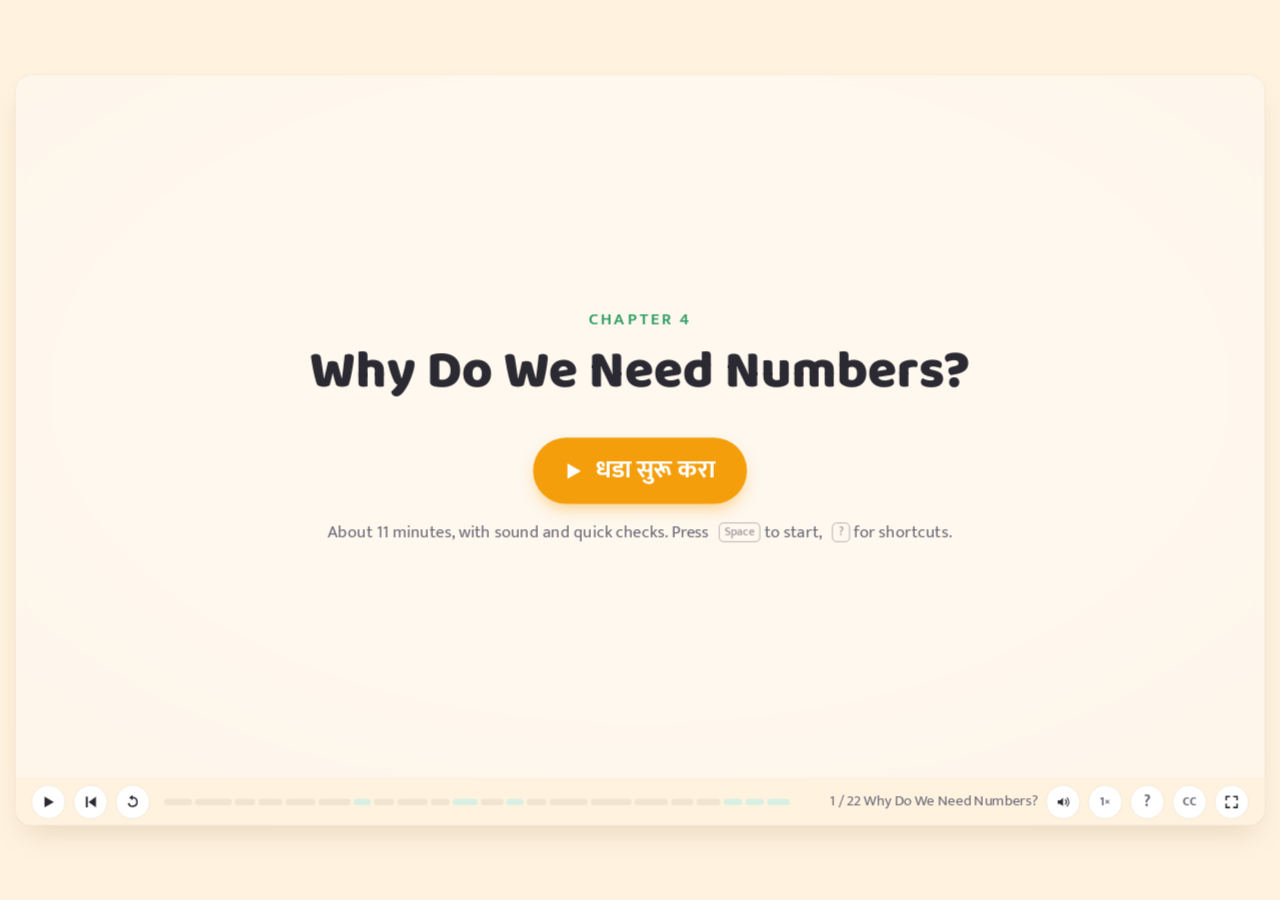
<file: demo/ch04/index.html>
<!doctype html>
<html lang="mr">
<head>
<meta charset="utf-8">
<meta name="viewport" content="width=device-width, initial-scale=1">
<title>४ · Why Do We Need Numbers?</title>
<link rel="stylesheet" href="../lib/engine.css">
<link rel="expect" href="#bar" blocking="render">
</head>
<body>
<script src="../lib/engine.js"></script>
<script src="audio/mr/timings.js"></script>
<script>
'use strict';
const CHAPTER = { number: 4, title: 'Why Do We Need Numbers?', minutes: 11, language: 'mr', next: '../ch05/index.html' };

/* ---------- palette roles ---------- */
const SAFF = COL.int, GREY = COL.stone, SKY = COL.whole, PLUM = COL.irr, LEAF = COL.leaf, BARK = COL.bark, CORAL = '#e0524d';

/* ---------- text helpers (as in ch01) ---------- */
const text = (p, str, x, y, t0, { size = 32, fill = COL.chalk, anchor = 'start', weight = 500, font = UI } = {}) => {
  const e = T(p, str, { x, y, size, fill, anchor, weight, font, o: 0 }); show(e, t0); return e;
};
const title = (p, str, t0 = .1, y = 110) => text(p, str, 800, y, t0, { size: 50, weight: 800, anchor: 'middle', font: HEAD });
const note = (p, str, x, y, t0, fill = SAFF, size = 36, r = -3) => {
  const g = G(p, { x, y, o: 0, r }); T(g, str, { size, fill, font: SCRIPT, weight: 700, anchor: 'middle' }); show(g, t0); return g;
};
function label(p, str, x, y, t0, color = COL.chalk, size = 26) { return text(p, str, x, y, t0, { size, fill: color, anchor: 'middle', weight: 700 }); }
function bubble(p, str, x, y, t0, { w = 420, color = SAFF, size = 30 } = {}) {
  const g = G(p, { x, y, o: 0, s: .7 });
  mk('path', { d: `M${-w / 2} -40h${w}a16 16 0 0 1 16 16v56a16 16 0 0 1-16 16h${-w / 2 + 40}l-24 26v-26h${-w / 2 + 8}a16 16 0 0 1-16-16v-56a16 16 0 0 1 16-16z`, fill: '#fff', stroke: color, 'stroke-width': 3 }, g);
  T(g, str, { y: 12, size, fill: COL.chalk, weight: 600, anchor: 'middle' });
  pop(g, t0); return g;
}
function kcard(p, x, y, w, h, color, { o = 0, s = 1, fill = '#fff' } = {}) {
  const g = G(p, { x, y, o, s });
  mk('rect', { x: 0, y: 0, width: w, height: h, rx: 22, fill, stroke: COL.edge || '#f1e4d0', 'stroke-width': 2 }, g);
  mk('path', { d: `M22 0h-4a18 18 0 0 0-18 18v${h - 36}a18 18 0 0 0 18 18h4z`, fill: color }, g);
  return g;
}
// pill banner centred on (x,y)
function banner(p, str, x, y, t0, { w = 900, color = SAFF, size = 36, fill = '#fff' } = {}) {
  const g = G(p, { x, y, o: 0, s: .8 });
  mk('rect', { x: -w / 2, y: -44, width: w, height: 88, rx: 44, fill, stroke: color, 'stroke-width': 3 }, g);
  T(g, str, { y: 13, size, fill: color, weight: 800, anchor: 'middle', font: HEAD });
  pop(g, t0); return g;
}
// number chip (saffron by default); nChip avoids the engine's chip()
function nChip(p, str, x, y, { color = SAFF, size = 40, w = 0, fill = '#fff', textFill, font = HEAD } = {}) {
  const ww = w || Math.max(72, uiW(str, size) + 40);
  const g = G(p, { x, y, o: 0, s: .6 });
  mk('rect', { x: -ww / 2, y: -36, width: ww, height: 72, rx: 36, fill, stroke: color, 'stroke-width': 3 }, g);
  T(g, str, { y: 14, size, fill: textFill || color, weight: 800, anchor: 'middle', font });
  g._w = ww; return g;
}

/* ---------- drawn things, each around (0,0) on its baseline ---------- */
function tree(p, x, y, s = 1) {
  const g = G(p, { x, y, s, o: 0 });
  mk('path', { d: 'M-14 0V-90q0-14 14-14q14 0 14 14V0z', fill: BARK }, g);
  mk('circle', { cx: 0, cy: -150, r: 70, fill: COL.leaf2 }, g);
  mk('circle', { cx: -52, cy: -120, r: 48, fill: COL.leaf }, g);
  mk('circle', { cx: 52, cy: -120, r: 48, fill: COL.leaf }, g);
  mk('circle', { cx: 0, cy: -110, r: 50, fill: COL.leaf2 }, g);
  return g;
}
function boy(p, x, y, s = 1) {
  const g = G(p, { x, y, s, o: 0 });
  mk('rect', { x: -22, y: -120, width: 44, height: 70, rx: 14, fill: SKY }, g);
  mk('rect', { x: -20, y: -52, width: 17, height: 52, rx: 7, fill: '#6b4f3a' }, g); mk('rect', { x: 3, y: -52, width: 17, height: 52, rx: 7, fill: '#6b4f3a' }, g);
  mk('circle', { cx: 0, cy: -146, r: 30, fill: '#f1c7a0' }, g);
  mk('path', { d: 'M-30 -152q4-30 30-30q26 0 30 30q-18-10-30-6q-12-4-30 6z', fill: '#2b2a33' }, g);
  mk('circle', { cx: -10, cy: -148, r: 3.5, fill: COL.chalk }, g); mk('circle', { cx: 10, cy: -148, r: 3.5, fill: COL.chalk }, g);
  mk('path', { d: 'M-9 -134q9 8 18 0', stroke: COL.chalk, 'stroke-width': 2.5, fill: 'none', 'stroke-linecap': 'round' }, g);
  mk('path', { d: 'M-22 -108l-18 30M22 -108l18 30', stroke: '#f1c7a0', 'stroke-width': 10, 'stroke-linecap': 'round' }, g);
  return g;
}
// a grown-up: mother (sari, rose) or shopkeeper (kurta, grey) — colour picks the look
function nPerson(p, x, y, s = 1, color = '#f472b6', hair = 'long') {
  const g = G(p, { x, y, s, o: 0 });
  mk('path', { d: 'M-30 0V-110q0-30 30-30q30 0 30 30V0z', fill: color }, g);
  mk('circle', { cx: 0, cy: -170, r: 32, fill: '#f1c7a0' }, g);
  mk('path', { d: hair === 'long' ? 'M-32 -176q4-34 32-34q28 0 32 34q-10-14-32-10q-22-4-32 10zM-32 -176v40q-10-10-6-40zM32 -176v40q10-10 6-40z' : 'M-32 -176q6-32 32-32q26 0 32 32q-16-12-32-8q-16-4-32 8z', fill: '#2b2a33' }, g);
  mk('circle', { cx: -11, cy: -172, r: 3.5, fill: COL.chalk }, g); mk('circle', { cx: 11, cy: -172, r: 3.5, fill: COL.chalk }, g);
  mk('path', { d: 'M-10 -158q10 8 20 0', stroke: COL.chalk, 'stroke-width': 2.5, fill: 'none', 'stroke-linecap': 'round' }, g);
  mk('path', { d: 'M-30 -120l-20 40M30 -120l20 40', stroke: '#f1c7a0', 'stroke-width': 10, 'stroke-linecap': 'round' }, g);
  return g;
}
function nApple(p, x, y, s = 1) {
  const g = G(p, { x, y, s, o: 0 });
  mk('path', { d: 'M0 -8q-14-18-30-6q-16 14-6 36q10 20 28 20q6 0 8-2q2 2 8 2q18 0 28-20q10-22-6-36q-16-12-30 6z', fill: '#ef4444' }, g);
  mk('path', { d: 'M0 -10v-16', stroke: BARK, 'stroke-width': 4, 'stroke-linecap': 'round' }, g);
  mk('path', { d: 'M2 -22q14-14 24-4q-14 10-24 4z', fill: LEAF }, g);
  return g;
}
function nMango(p, x, y, s = 1) {
  const g = G(p, { x, y, s, o: 0 });
  mk('path', { d: 'M-4 -30q22-4 30 18q6 24-14 34q-24 8-36-10q-10-22 20-42z', fill: '#fbbf24', stroke: '#d97706', 'stroke-width': 2 }, g);
  mk('path', { d: 'M-4 -30q10 2 6 12', stroke: LEAF, 'stroke-width': 4, 'stroke-linecap': 'round', fill: 'none' }, g);
  return g;
}
// rupee note, centred, w×h
function nNote(p, v, x, y, s = 1) {
  const col = { 10: '#b45309', 20: '#15803d', 50: '#0891b2', 100: '#7c3aed', 500: '#9ca3af' }[v] || SAFF;
  const g = G(p, { x, y, s, o: 0 });
  mk('rect', { x: -100, y: -44, width: 200, height: 88, rx: 10, fill: '#fff', stroke: col, 'stroke-width': 4 }, g);
  mk('rect', { x: -88, y: -32, width: 176, height: 64, rx: 6, fill: 'none', stroke: col, 'stroke-width': 1.5, 'stroke-dasharray': '4 4' }, g);
  mk('circle', { cx: -56, cy: 0, r: 20, fill: 'none', stroke: col, 'stroke-width': 2 }, g);
  T(g, '₹' + v, { x: 24, y: 14, size: 40, fill: col, weight: 800, anchor: 'middle', font: HEAD });
  return g;
}
function nBag(p, x, y, s = 1) {
  const g = G(p, { x, y, s, o: 0 });
  mk('path', { d: 'M-40 0V-70q0-16 16-16h48q16 0 16 16V0z', fill: '#d6b48c', stroke: BARK, 'stroke-width': 3 }, g);
  mk('path', { d: 'M-16 -86q0-26 16-26q16 0 16 26', stroke: BARK, 'stroke-width': 4, fill: 'none' }, g);
  for (const [cx, cy] of [[-18, -40], [6, -28], [20, -52], [-8, -16]]) mk('circle', { cx, cy, r: 9, fill: '#c9a26b', stroke: BARK, 'stroke-width': 1.5 }, g);
  return g;
}
function nHouse(p, x, y, s = 1) {
  const g = G(p, { x, y, s, o: 0 });
  mk('rect', { x: -130, y: -140, width: 260, height: 140, rx: 8, fill: '#fde68a', stroke: BARK, 'stroke-width': 3 }, g);
  mk('path', { d: 'M-150 -140L0 -240L150 -140z', fill: '#c2410c' }, g);
  mk('rect', { x: -30, y: -80, width: 60, height: 80, rx: 6, fill: BARK }, g);
  mk('rect', { x: 50, y: -110, width: 60, height: 50, rx: 4, fill: COL.sky, stroke: BARK, 'stroke-width': 2 }, g);
  return g;
}
const ground = (p, y = 700, t0 = .1) => { const l = path(p, `M80 ${y}H1520`, { stroke: COL.soil, 'stroke-width': 6 }, { d: 0 }); draw(l, t0, 1); return l; };

/* ---------- a number line drawn inside the panel (the engine's lives in S.line and would outlive the beat) ---------- */
function nLine(p, x0, y, u, lo, hi, tLine, tTicks, { color = COL.chalk, step = .18 } = {}) {
  const g = G(p, {});
  const xv = v => x0 + (v - lo) * u;
  const a = xv(lo) - 60, b = xv(hi) + 60;
  draw(path(g, `M${a} ${y}H${b}`, { stroke: color, 'stroke-width': 4 }, { d: 0 }), tLine, .9);
  show(path(g, `M${b - 16} ${y - 11}L${b} ${y}L${b - 16} ${y + 11}`, { stroke: color, 'stroke-width': 4 }, { o: 0 }), tLine + .8, .3);
  show(path(g, `M${a + 16} ${y - 11}L${a} ${y}L${a + 16} ${y + 11}`, { stroke: color, 'stroke-width': 4 }, { o: 0 }), tLine + .8, .3);
  g._ticks = {};
  for (let v = lo; v <= hi; v++) {
    const t = G(g, { o: 0, y: 8 });
    mk('path', { d: `M${xv(v)} ${y - 12}V${y + 12}`, stroke: COL.dim, 'stroke-width': 3 }, t);
    T(t, String(v), { x: xv(v), y: y + 52, size: 32, fill: COL.chalk, weight: 700, anchor: 'middle', font: HEAD });
    tw(t, { o: 1, y: 0 }, tTicks + (v - lo) * step, .4, out);
    g._ticks[v] = t;
  }
  g._x = xv; g._y = y;
  return g;
}
function nDot(p, x, y, color = SAFF, r = 14) {
  const g = G(p, { x, y, s: 0, o: 0 });
  mk('circle', { r, fill: color, stroke: '#fff', 'stroke-width': 3 }, g);
  return g;
}
// hop an element from its current x to x2 in an arc (height hgt), landing at t0 + dur
function hop(e, x2, t0, dur = .5, hgt = 60, y2 = null) {
  let x1 = null, y1 = null;
  prog(q => { if (x1 === null) { x1 = st(e).x; y1 = st(e).y; } const yy = y2 === null ? y1 : y1 + (y2 - y1) * q; put(e, { x: x1 + (x2 - x1) * q, y: yy - Math.sin(Math.PI * q) * hgt }); }, t0, dur, io);
}
// a horizontal arrow from x1 to x2 at y, drawn on
function nArrow(p, x1, x2, y, color, t0, dur = .6) {
  const d = Math.sign(x2 - x1);
  draw(path(p, `M${x1} ${y}H${x2}`, { stroke: color, 'stroke-width': 6, 'stroke-linecap': 'round' }, { d: 0 }), t0, dur);
  show(path(p, `M${x2 - 18 * d} ${y - 13}L${x2} ${y}L${x2 - 18 * d} ${y + 13}`, { stroke: color, 'stroke-width': 6, 'stroke-linecap': 'round', 'stroke-linejoin': 'round' }, { o: 0 }), t0 + dur - .1, .2);
}
// pointing hand (emoji), centred
function nHand(p, x, y) { const g = G(p, { x, y, o: 0 }); T(g, '👆', { y: 20, size: 54, anchor: 'middle' }); return g; }
// a field: light green rect with n small trees in rows of 4
function nField(p, x, y, w, h, n, color = LEAF) {
  const g = G(p, { x, y, o: 0 });
  mk('rect', { x: 0, y: 0, width: w, height: h, rx: 24, fill: '#ecfccb', stroke: color, 'stroke-width': 4 }, g);
  for (let i = 0; i < n; i++) { const t = tree(g, 90 + (i % 4) * (w - 180) / 3, 150 + Math.floor(i / 4) * 115, .42); put(t, { o: 1 }); }
  return g;
}
/* ---------- measurement objects ---------- */
function nTable(p, x, y, s = 1) {
  const g = G(p, { x, y, s, o: 0 });
  mk('rect', { x: -120, y: -60, width: 240, height: 16, rx: 4, fill: '#d9a066', stroke: BARK, 'stroke-width': 2 }, g);
  mk('rect', { x: -108, y: -44, width: 14, height: 44, fill: BARK }, g); mk('rect', { x: 94, y: -44, width: 14, height: 44, fill: BARK }, g);
  mk('rect', { x: -120, y: -84, width: 240, height: 14, fill: '#fde68a', stroke: BARK, 'stroke-width': 1.5 }, g);
  for (let i = 0; i <= 12; i++) mk('path', { d: `M${-120 + i * 20} -84v${i % 2 ? 5 : 9}`, stroke: BARK, 'stroke-width': 1.5 }, g);
  return g;
}
function nBottle(p, x, y, s = 1) {
  const g = G(p, { x, y, s, o: 0 });
  mk('path', { d: 'M-30 0V-90q0-20 14-30V-140h32V-120q14 10 14 30V0z', fill: '#e0f2fe', stroke: SKY, 'stroke-width': 3, 'stroke-linejoin': 'round' }, g);
  mk('path', { d: 'M-27 -3V-70h54V-3z', fill: '#7dd3fc' }, g);
  mk('rect', { x: -18, y: -150, width: 36, height: 14, rx: 3, fill: SKY }, g);
  return g;
}
function nScale(p, x, y, s = 1) {
  const g = G(p, { x, y, s, o: 0 });
  mk('rect', { x: -90, y: -24, width: 180, height: 24, rx: 8, fill: '#e5e7eb', stroke: GREY, 'stroke-width': 3 }, g);
  mk('rect', { x: -40, y: -56, width: 80, height: 32, rx: 6, fill: '#fff', stroke: GREY, 'stroke-width': 3 }, g);
  const b = boy(g, 0, -56, .6); put(b, { o: 1 });
  return g;
}
function nClock(p, x, y, s = 1) {
  const g = G(p, { x, y, s, o: 0 });
  mk('circle', { r: 70, fill: '#fff', stroke: COL.chalk, 'stroke-width': 5 }, g);
  for (let i = 0; i < 12; i++) { const a = i * Math.PI / 6; mk('circle', { cx: Math.sin(a) * 58, cy: -Math.cos(a) * 58, r: i % 3 ? 2.5 : 4.5, fill: COL.chalk }, g); }
  mk('path', { d: 'M0 0L-26 -30', stroke: COL.chalk, 'stroke-width': 6, 'stroke-linecap': 'round' }, g);  // hour hand ≈ 10:30
  mk('path', { d: 'M0 0V46', stroke: SAFF, 'stroke-width': 5, 'stroke-linecap': 'round' }, g);         // minute hand at 6
  mk('circle', { r: 5, fill: SAFF }, g);
  return g;
}

/* ---------- beats ---------- */
const BEATS = [
  ['intro', 'Why Do We Need Numbers?', (m, D) => {
    const bg = G(scene, { o: 0 });
    mk('rect', { x: 0, y: 0, width: 1600, height: 900, fill: '#fff3df' }, bg);
    for (let i = 0; i < 18; i++) { const d = String((i * 7) % 10); T(bg, d, { x: 90 + (i * 263) % 1450, y: 120 + (i * 171) % 720, size: 60 + (i * 13) % 50, fill: SAFF, weight: 800, font: HEAD, o: .12 }); }
    tw(bg, { o: 1 }, 0, .8);
    const g = G(scene, { o: 0, y: 24 });
    T(g, 'नवयान · एकक २ · धडा ४ · Maths', { x: 800, y: 210, size: 26, fill: SAFF, weight: 700, anchor: 'middle' });
    T(g, 'Why Do We Need', { x: 800, y: 310, size: 78, weight: 800, anchor: 'middle', font: HEAD });
    T(g, 'Numbers?', { x: 800, y: 405, size: 78, weight: 800, anchor: 'middle', font: HEAD, fill: SAFF });
    T(g, 'संख्या — आपल्या जगाची भाषा', { x: 800, y: 470, size: 38, fill: COL.dim, weight: 700, anchor: 'middle', font: HEAD });
    tw(g, { o: 1, y: 0 }, .3, 1.1, out);
    // Day 2 strip: three lessons, Maths lit
    const strip = G(scene, { o: 0 });
    T(strip, 'एकक २ · संख्या आणि स्वतःची ओळख', { x: 800, y: 580, size: 26, fill: COL.dim, weight: 700, anchor: 'middle' });
    [['Maths', 'आपण जग मोजतो', SAFF, true], ['Social Science', 'आपण समाज समजतो', SKY, false], ['Life Skills', 'स्वतःला समजायला सुरुवात', CORAL, false]].forEach(([en, mr, c, lit], i) => {
      const x = 380 + i * 420, cg = G(strip, { x, y: 650, o: 0, s: .8 });
      mk('rect', { x: -170, y: -36, width: 340, height: 72, rx: 36, fill: lit ? c : '#fff', stroke: c, 'stroke-width': 3 }, cg);
      T(cg, en, { y: 12, size: 32, fill: lit ? '#fff' : c, weight: 800, anchor: 'middle', font: HEAD });
      T(cg, mr, { y: 80, size: 24, fill: COL.dim, weight: 600, anchor: 'middle' });
      pop(cg, m('day', .4 + i * 1.3));
      if (i) nArrow(strip, x - 240, x - 185, 650, COL.faint, m('day', i * 1.3), .4);
    });
    show(strip, m('day'));
    const r = note(scene, 'आपल्याला Numbers ची गरज का पडली?', 800, 820, m('sub', 2.6), SAFF, 40);
    tw(g, { o: 0, y: -24 }, D - .9, .8); hide(r, D - .9, .8); hide(strip, D - .9, .8); hide(bg, D - .9, .8);
  }],

  ['market', 'बाजारात', (m) => {
    const p = panel(0);
    title(p, 'कल्पना करा… तुम्ही बाजारात गेलात', .1, 90);
    ground(p, 700, .1);
    // shop counter at right
    const shop = G(p, { o: 0 });
    mk('rect', { x: 980, y: 590, width: 360, height: 110, rx: 10, fill: '#d6b48c', stroke: BARK, 'stroke-width': 3 }, shop);
    mk('rect', { x: 980, y: 580, width: 360, height: 18, rx: 6, fill: BARK }, shop);
    T(shop, 'भाजी', { x: 1160, y: 660, size: 30, fill: '#fff', weight: 800, anchor: 'middle', font: HEAD });
    const keeper = nPerson(shop, 1160, 580, .85, '#9ca3af', 'short'); put(keeper, { o: 1 });
    const bag = nBag(shop, 1060, 580, 1); put(bag, { o: 1 });
    show(shop, m('go'), .5);
    const b = boy(p, 300, 700, 1); show(b, m('go'), .4); tw(b, { x: 760 }, m('go', .3), 1.8, io);
    const mom = nPerson(p, 240, 700, .9, '#f472b6', 'long'); show(mom, m('aai'), .4);
    const b1 = bubble(p, 'बटाटे दोन किलो घे.', 330, 440, m('aai', .3), { w: 400, color: '#f472b6' }); hide(b1, m('shop'), .4);
    const tag = nChip(p, '2 kg', 1060, 425, { size: 34 }); pop(tag, m('aai', 1.2));
    const b2 = bubble(p, '₹80 झाले.', 1160, 330, m('shop', .3), { w: 280, color: GREY }); hide(b2, m('home'), .4);
    const n80 = nNote(p, 80, 760, 560, .7); show(n80, m('pay'), .3); tw(n80, { x: 1160, y: 540 }, m('pay', .3), 1, io); hide(n80, m('back'), .3);
    const n20 = nNote(p, 20, 1160, 540, .7); show(n20, m('back'), .3); tw(n20, { x: 760, y: 560 }, m('back', .3), 1, io);
    const bag2 = nBag(p, 820, 700, .8); show(bag2, m('back', 1.2), .3);
    tw(b, { x: 480 }, m('home'), 1.6, io); tw(n20, { x: 480, y: 560 }, m('home'), 1.6, io); tw(bag2, { x: 540 }, m('home'), 1.6, io); hide(tag, m('home'), .3);
    const b3 = bubble(p, 'किती बटाटे आणलेस?', 300, 440, m('home', 1.9), { w: 400, color: '#f472b6' });
    const b4 = bubble(p, 'दोन किलो.', 640, 430, m('home', 3.6), { w: 240, color: SKY });
    // the three numbers
    const row = G(p, { o: 0 }); show(row, m('count'));
    ['2 kg', '₹80', '₹20'].forEach((s, i) => { const c = nChip(row, s, 560 + i * 240, 200, { size: 40, w: 180 }); pop(c, m('count', 1.6 + i * 1)); if (i) nArrow(row, 560 + i * 240 - 140, 560 + i * 240 - 100, 200, COL.faint, m('count', 1.4 + i * 1), .3); });
    hide(b3, m('without'), .4); hide(b4, m('without'), .4);
    banner(p, 'Numbers नसते तर? किती घ्यायचे? किती द्यायचे? किती उरले?', 800, 810, m('without', .3), { w: 1100, color: CORAL, size: 32 });
  }],

  ['what', 'Number म्हणजे काय?', (m) => {
    const p = panel(0);
    title(p, 'Number म्हणजे काय?', .1);
    banner(p, 'Number म्हणजे संख्या. ती सांगते: किती?', 800, 200, m('def', .3), { w: 820, size: 34 });
    const row = (n, mr, en, y, mark) => {
      const c = nChip(p, String(n), 330, y, { size: 44, w: 80 }); pop(c, m(mark));
      for (let i = 0; i < n; i++) { const a = nApple(p, 460 + i * 80, y, .9); pop(a, m(mark, .15 + i * .2)); }
      label(p, mr, 900, y + 12, m(mark, .5), COL.chalk, 34);
      label(p, en, 1240, y + 12, m('say', .9 + (n - 1) * .7), PLUM, 40);
    };
    row(1, 'एक सफरचंद', 'One', 330, 'one');
    row(2, 'दोन सफरचंद', 'Two', 450, 'two');
    row(3, 'तीन सफरचंद', 'Three', 570, 'three');
    label(p, 'आपण वस्तू मोजतो… आणि त्यांची संख्या सांगतो.', 800, 690, m('say', .2), COL.dim, 28);
    note(p, 'यातूनच Numbers चा प्रवास सुरू होतो.', 800, 800, m('journey', .2), SAFF, 38);
  }],

  ['everywhere', 'Numbers फक्त Maths च्या पुस्तकात नसतात', (m) => {
    const p = panel(0);
    title(p, 'Numbers फक्त Maths च्या पुस्तकात नसतात', .1, 95);
    const items = [['🏠', 'घराचा नंबर', '12'], ['🚌', 'बस नंबर', '47'], ['📱', 'मोबाईल नंबर', '98765 43210'], ['📅', 'तारीख', '13 Oct'], ['⏰', 'वेळ', '10:30'], ['🏷️', 'किंमत', '₹80'], ['📏', 'उंची', '140 cm'], ['⚖️', 'वजन', '40 kg'], ['👨‍👩‍👧', 'कुटुंबातील सदस्य', '5']];
    items.forEach(([ic, mr, val], i) => {
      const c = i % 3, r = Math.floor(i / 3), x = 150 + c * 450, y = 150 + r * 190;
      const g = kcard(p, x, y, 400, 160, SAFF, { o: 0, s: .9 }); tw(g, { o: 1, s: 1 }, m('c' + (i + 1)), .4, back);
      T(g, ic, { x: 70, y: 100, size: 56, anchor: 'middle' });
      T(g, mr, { x: 130, y: 66, size: 26, fill: COL.dim, weight: 700 });
      T(g, val, { x: 130, y: 122, size: val.length > 6 ? 34 : 44, fill: SAFF, weight: 800, font: HEAD });
    });
    banner(p, 'Numbers are everywhere.', 800, 790, m('all', .3), { w: 760, color: PLUM, size: 40 });
    label(p, 'जग मोजायला · तुलना करायला · समजून घ्यायला', 800, 860, m('all', 2.2), COL.dim, 26);
  }],

  ['without', 'जर Numbers नसते तर?', (m) => {
    const p = panel(0);
    title(p, 'जर Numbers नसते तर?', .1);
    const rows = [['👩‍🏫', 'शिक्षक', '“आज वर्गात खूप विद्यार्थी आहेत.”', '40 विद्यार्थी', 't1'], ['🧑‍💼', 'दुकानदार', '“ही वस्तू महाग आहे.”', '₹500', 't2'], ['🧒', 'तुम्ही', '“माझं घर शाळेपासून लांब आहे.”', '3 km', 't3']];
    rows.forEach(([ic, who, say, eg, mark], i) => {
      const y = 240 + i * 175;
      const f = G(p, { x: 200, y, o: 0 }); T(f, ic, { y: 20, size: 60, anchor: 'middle' }); T(f, who, { y: 70, size: 24, fill: COL.dim, weight: 700, anchor: 'middle' }); show(f, m(mark), .3);
      const bb = G(p, { x: 640, y, o: 0, s: .8 });
      mk('rect', { x: -330, y: -42, width: 660, height: 84, rx: 20, fill: '#fff', stroke: COL.faint, 'stroke-width': 3 }, bb);
      mk('path', { d: 'M-330 -10l-26 10 26 10z', fill: COL.faint }, bb);
      T(bb, say, { y: 12, size: 30, weight: 600, anchor: 'middle' }); pop(bb, m(mark, .3));
      nArrow(p, 1000, 1060, y, COL.faint, m(mark, 1.6), .3);
      const q = G(p, { x: 1180, y, o: 0, s: .6 });
      mk('circle', { r: 44, fill: '#eef0f3', stroke: GREY, 'stroke-width': 3 }, q); T(q, 'किती?', { y: 11, size: 28, fill: GREY, weight: 800, anchor: 'middle', font: HEAD });
      pop(q, m(mark, 1.9));
      const nk = label(p, 'माहित नाही', 1180, y + 78, m(mark, 2.6), GREY, 22);
      // at `clear`: the grey question becomes a saffron number
      hide(q, m('clear', .2 + i * .3), .3); hide(nk, m('clear', .2 + i * .3), .3);
      const c = nChip(p, eg, 1300, y, { size: 34 }); pop(c, m('clear', .5 + i * .3));
      const tagEg = text(p, 'उदा.', 1300 - c._w / 2 - 6, y - 40, m('clear', .6 + i * .3), { size: 18, fill: COL.dim, anchor: 'end' });
    });
    banner(p, 'Numbers अस्पष्ट गोष्टी स्पष्ट करून सांगतात.', 800, 800, m('clear', 1.4), { w: 1000, size: 34 });
  }],

  ['counting', 'Counting — मोजणी', (m) => {
    const p = panel(0);
    title(p, 'Counting — मोजणी', .1);
    for (let i = 0; i < 5; i++) { const c = nChip(p, String(i + 1), 460 + i * 170, 220, { size: 44, w: 84 }); pop(c, m('seq', i * .45)); }
    label(p, '…पण मोजणी म्हणजे फक्त numbers पाठ करणं नाही.', 800, 310, m('seq', 3.2), COL.dim, 26);
    const tr = tree(p, 420, 820, 1.35); show(tr, m('tree'), .5);
    const pos = [[-75, -205], [0, -250], [78, -205], [-40, -140], [52, -142]].map(([dx, dy]) => [420 + dx * 1.35, 820 + dy * 1.35]);
    const mangoes = pos.map(([x, y]) => { const mg = nMango(p, x, y, 1); pop(mg, m('tree', .4)); return mg; });
    S.mangoes = mangoes;
    const hand = nHand(p, pos[0][0], pos[0][1] + 60); show(hand, m('n1', -.3), .3);
    const words = ['One', 'Two', 'Three', 'Four', 'Five'];
    words.forEach((w, i) => {
      const t = m('n' + (i + 1));
      if (i) hop(hand, pos[i][0], t - .35, .35, 30, pos[i][1] + 60);
      pulse(mangoes[i], t, 1.4);
      const bd = nChip(p, String(i + 1), pos[i][0] + 34, pos[i][1] - 34, { size: 24, w: 44, fill: SAFF, textFill: '#fff' }); pop(bd, t);
      const rowY = 380 + i * 74;
      const c = nChip(p, String(i + 1), 860, rowY, { size: 34, w: 72 }); pop(c, t + .1);
      label(p, '—', 930, rowY + 10, t + .15, COL.faint, 30);
      label(p, w, 1060, rowY + 12, t + .2, PLUM, 38);
      label(p, i === 4 ? 'पाच आंबे' : '', 1250, rowY + 12, t + .5, COL.chalk, 30);
    });
    hide(hand, m('link'), .4);
    banner(p, 'वस्तू ↔ संख्या  =  Counting', 1060, 810, m('link', .3), { w: 640, size: 36 });
  }],

  ['q1', 'छोटी तपासणी', () => {
    const p = panel(0);
    const tr = tree(p, 380, 800, 1.4); show(tr, .1, .4);
    const pos = [[-80, -200], [-20, -255], [60, -230], [95, -165], [-50, -140], [20, -120], [-100, -120]];
    pos.forEach(([dx, dy], i) => pop(nMango(p, 380 + dx * 1.4, 800 + dy * 1.4, 1), .3 + i * .08));
  }, { ask: done => quiz({ x: 760, y: 230, w: 740, cls: 'side', maxH: 440 }, [{
    id: 'c-count', prompt: ['झाडावर किती आंबे आहेत? प्रत्येक आंब्याकडे एकदा बोट दाखवा आणि मोजा.'],
    build: blanks([{ parts: ['आंबे = ', { box: '7' }], why: 'बरोबर! सात आंबे. प्रत्येक आंब्याला एकदाच मोजलं, आणि शेवटचा number म्हणजे एकूण संख्या.', hint: 'प्रत्येक आंब्याकडे एकदाच बोट दाखवा: One, Two, Three… उत्तर इंग्रजी अंकांत (0–9) लिहा.' }]),
  }], done, 'छोटी तपासणी') }],

  ['order', 'Numbers चा क्रम', (m) => {
    const p = panel(0);
    title(p, 'Numbers चा क्रम', .1);
    label(p, 'Numbers एका ठराविक क्रमाने येतात.', 800, 190, .5, COL.dim, 28);
    for (let i = 0; i < 6; i++) {
      const x = 325 + i * 190, c = nChip(p, String(i + 1), x - 120, 330, { size: 46, w: 90 });
      tw(c, { o: 1, s: 1, x }, m('seq', i * .4), .45, back);
      if (i < 5) nArrow(p, x + 55, x + 130, 330, COL.faint, m('seq', i * .4 + .3), .3);
    }
    label(p, '…', 1420, 345, m('seq', 2.4), COL.dim, 40);
    banner(p, 'Order — क्रम', 800, 440, m('order', .2), { w: 360, size: 34 });
    // the wrong row
    const wrongRow = G(p, { o: 0 }); show(wrongRow, m('wrong'));
    ['1', '7', '3'].forEach((s, i) => { const c = nChip(wrongRow, s, 600 + i * 200, 600, { size: 46, w: 90, color: GREY }); pop(c, m('wrong', .3 + i * .6)); if (i) nArrow(wrongRow, 600 + i * 200 - 150, 600 + i * 200 - 60, 600, COL.faint, m('wrong', .1 + i * .6), .3); });
    for (let k = 0; k < 3; k++) { tw(wrongRow, { x: 10 }, m('odd', k * .2), .1); tw(wrongRow, { x: -10 }, m('odd', k * .2 + .1), .1); } tw(wrongRow, { x: 0 }, m('odd', .6), .1);
    const cross = path(p, 'M520 540L1080 660M1080 540L520 660', { stroke: CORAL, 'stroke-width': 9, 'stroke-linecap': 'round', opacity: .6 }, { d: 0 }); draw(cross, m('odd', .7), .6);
    label(p, 'काहीतरी चुकीचं वाटतं!', 800, 710, m('odd', 1.2), CORAL, 30);
    note(p, 'Numbers चा स्वतःचा क्रम असतो.', 800, 820, m('why', .3), SAFF, 38);
  }],

  ['line', 'Number Line — संख्या रेषा', (m) => {
    const p = panel(0);
    title(p, 'Number Line — संख्या रेषा', .1);
    label(p, 'जमिनीवर एक सरळ रेषा काढा. त्यावर लिहा…', 800, 190, m('draw', .2), COL.dim, 28);
    const L = nLine(p, 320, 520, 160, 0, 6, m('draw', .5), m('ticks', .2), { step: .35 });
    const nm = label(p, 'ही आहे Number Line.', 800, 650, m('ticks', 3.2), SAFF, 32);
    const d = nDot(p, L._x(2), 520); pop(d, m('place', .4));
    label(p, 'प्रत्येक number ची एक जागा', 800, 290, m('place', .8), COL.dim, 26);
    hide(nm, m('right'), .3);
    nArrow(p, L._x(2), L._x(4) + 20, 430, SAFF, m('right', .2), .8);
    hop(d, L._x(3), m('right', .3), .45, 50); hop(d, L._x(4), m('right', .85), .45, 50);
    pulse(L._ticks[4], m('right', 1.3), 1.25);
    label(p, 'उजवीकडे → संख्या वाढते', L._x(3), 400, m('right', .6), SAFF, 30);
    nArrow(p, L._x(4), L._x(1) - 20, 650, GREY, m('left', .2), 1);
    [3, 2, 1].forEach((v, i) => hop(d, L._x(v), m('left', .3 + i * .45), .45, 50));
    tw(d.firstChild, { c_fill: GREY }, m('left', .3), 1.2);
    label(p, 'डावीकडे ← संख्या कमी होते', L._x(2.5), 710, m('left', .8), GREY, 30);
    banner(p, 'मोजणं + संबंध समजणं — दोन्ही Number Line वर', 800, 820, m('rel', .4), { w: 1000, size: 32 });
  }],

  ['compare', 'Greater आणि Smaller', (m) => {
    const p = panel(0);
    title(p, 'Greater आणि Smaller', .1);
    const L = nLine(p, 200, 470, 120, 0, 10, .3, .6, { step: .08 });
    const d5 = nDot(p, L._x(5), 470, GREY), d8 = nDot(p, L._x(8), 470, SAFF);
    const t8 = nChip(p, '8', L._x(8), 360, { size: 50, w: 90 }), t5 = nChip(p, '5', L._x(5), 360, { size: 50, w: 90, color: GREY });
    pop(t8, m('nums', .1)); pop(d8, m('nums', .2)); pop(t5, m('nums', .7)); pop(d5, m('nums', .8));
    label(p, 'समजा: 8 आणि 5', 800, 190, m('nums', -.3), COL.dim, 30);
    pulse(t8, m('big', 1.4), 1.3); label(p, 'मोठी — उजवीकडे', L._x(8), 280, m('big', 1.5), SAFF, 28);
    pulse(t5, m('small', .6), 1.3); label(p, 'लहान — डावीकडे', L._x(5), 280, m('small', .7), GREY, 28);
    const eq = G(p, { x: 800, y: 660, o: 0, s: .7 });
    T(eq, '8 > 5', { y: 26, size: 84, fill: SAFF, weight: 800, anchor: 'middle', font: HEAD }); pop(eq, m('sym', .3));
    label(p, 'eight is greater than five', 800, 720, m('sym', 1.2), PLUM, 30);
    [['>', 'Greater than', SAFF], ['<', 'Less than', GREY], ['=', 'Equal to', SKY]].forEach(([s, en, c], i) => {
      const g = G(p, { x: 360 + i * 440, y: 820, o: 0, s: .8 });
      mk('rect', { x: -180, y: -40, width: 360, height: 80, rx: 40, fill: '#fff', stroke: c, 'stroke-width': 3 }, g);
      T(g, s, { x: -120, y: 16, size: 46, fill: c, weight: 800, anchor: 'middle', font: HEAD });
      T(g, en, { x: 30, y: 12, size: 30, fill: COL.chalk, weight: 700, anchor: 'middle' });
      pop(g, m('signs', .8 + i * 1.1));
    });
  }],

  ['q2', 'छोटी तपासणी', () => {
    const p = panel(0);
    title(p, 'गावातील दोन शेतं', .1, 90);
    const A = nField(p, 120, 150, 620, 400, 8), B = nField(p, 860, 150, 620, 400, 12);
    show(A, .2, .4); show(B, .4, .4);
    label(p, 'शेत A', 430, 135, .3, LEAF, 28); label(p, 'शेत B', 1170, 135, .5, LEAF, 28);
    S.fields = [A, B];
  }, { ask: done => quiz({ x: 200, y: 600, w: 1200, cls: 'side', maxH: 280 }, [{
    id: 'c-field', prompt: ['कोणत्या शेतात जास्त झाडं आहेत? त्या शेतावर टॅप करा.'],
    build: pickEls([{ el: S.fields[0], box: [120, 150, 620, 400], label: 'शेत A, आठ झाडं' }, { el: S.fields[1], box: [860, 150, 620, 400], label: 'शेत B, बारा झाडं' }],
      1, 'बरोबर! शेत B मध्ये 12 झाडं, शेत A मध्ये 8. बारा आठपेक्षा मोठी: 12 > 8.',
      () => 'पुन्हा मोजा. शेत A मध्ये 8 झाडं आहेत, शेत B मध्ये 12. 8 < 12, म्हणजे A मध्ये कमी.',
      () => floatText('12 > 8', 800, 580, SAFF)),
  }], done, 'छोटी तपासणी') }],

  ['money', 'Numbers आणि पैसे', (m) => {
    const p = panel(0);
    title(p, 'Numbers आणि पैसे', .1);
    label(p, 'रोजच्या आयुष्यात Numbers चा सर्वात महत्त्वाचा उपयोग कुठे?', 800, 190, .5, COL.dim, 28);
    [10, 20, 50, 100, 500].forEach((v, i) => { const n = nNote(p, v, 800, 300, .9); tw(n, { o: 1, x: 300 + i * 250 }, m('notes', .3 + i * .35), .5, out); });
    // the ₹100 bar: 10 px per rupee
    const bar = G(p, { o: 0 }); show(bar, m('have'), .4);
    mk('rect', { x: 300, y: 480, width: 1000, height: 90, rx: 14, fill: '#fff', stroke: SAFF, 'stroke-width': 3 }, bar);
    const have = label(bar, '₹100 आहेत', 800, 455, m('have', .3), SAFF, 32);
    const spent = G(p, { o: 0 }); show(spent, m('have'), .4);
    mk('rect', { x: 300, y: 480, width: 350, height: 90, rx: 14, fill: '#fde68a' }, spent);
    T(spent, '₹35 खर्च', { x: 475, y: 535, size: 32, fill: CORAL, weight: 800, anchor: 'middle', font: HEAD, o: 0 });
    const spentLabel = spent.lastChild;
    const rest = G(p, { o: 0 }); show(rest, m('have'), .4);
    mk('rect', { x: 650, y: 480, width: 650, height: 90, rx: 14, fill: '#fde68a' }, rest);
    show(spentLabel, m('spend', .2), .3);
    tw(spent, { y: 110, o: 0 }, m('spend', 1.2), 1.1, io);
    hide(have, m('spend', 1.2), .4);
    const restLabel = T(rest, '₹65 उरले', { x: 975, y: 535, size: 34, fill: SAFF, weight: 800, anchor: 'middle', font: HEAD, o: 0 }); show(restLabel, m('left', .6), .3);
    const restRect = rest.firstChild; put(restRect, { c_fill: '#fde68a' }); tw(restRect, { c_fill: SAFF }, m('left', .6), .5);
    put(restLabel, { c_fill: SAFF }); tw(restLabel, { c_fill: '#fff' }, m('left', .6), .5);
    const eq = G(p, { x: 800, y: 690, o: 0, s: .7 });
    T(eq, '100 − 35 = 65', { y: 22, size: 70, fill: SAFF, weight: 800, anchor: 'middle', font: HEAD }); pop(eq, m('left', 1));
    note(p, 'हा फक्त calculation नाही. हा रोजच्या आयुष्याचा भाग आहे.', 800, 820, m('life', .3), SAFF, 34);
  }],

  ['q3', 'छोटी तपासणी', () => {
    const p = panel(0);
    const n = nNote(p, 50, 380, 330, 1.7); show(n, .2, .4);
    const t = nChip(p, '₹20 खर्च', 380, 520, { size: 34, color: CORAL }); pop(t, .8);
    label(p, 'किती उरले?', 380, 620, 1.2, COL.dim, 30);
  }, { ask: done => quiz({ x: 740, y: 230, w: 760, cls: 'side', maxH: 440 }, [{
    id: 'c-left', prompt: ['तुमच्याकडे ₹50 आहेत. तुम्ही ₹20 खर्च केले. किती रुपये उरले?'],
    build: blanks([{ parts: ['50 − 20 = ', { box: '30' }], why: 'बरोबर! पन्नासमधून वीस गेले, तीस उरले. ₹30.', hint: 'पन्नासमधून वीस काढा: 50 − 20. उत्तर इंग्रजी अंकांत (0–9) लिहा.' }]),
  }], done, 'छोटी तपासणी') }],

  ['measure', 'Numbers आणि मोजमाप', (m) => {
    const p = panel(0);
    title(p, 'Numbers आणि मोजमाप', .1);
    const mcard = (x, y, q, val, mark, drawer) => {
      const g = kcard(p, x, y, 640, 300, SAFF, { o: 0 }); tw(g, { o: 1 }, m(mark), .5);
      T(g, q, { x: 40, y: 56, size: 30, fill: COL.chalk, weight: 700 });
      const d = drawer(g); show(d, m(mark, .3), .4);
      const v = nChip(g, val, 480, 190, { size: 40 }); pop(v, m(mark, 1.6));
    };
    mcard(140, 170, 'टेबल किती लांब आहे?', '120 cm', 'table', g => nTable(g, 200, 260, 1.1));
    mcard(820, 170, 'बाटलीत किती पाणी आहे?', '1 litre', 'bottle', g => nBottle(g, 200, 270, 1));
    mcard(140, 500, 'तुमचं वजन किती आहे?', '40 kg', 'weight', g => nScale(g, 200, 280, 1));
    mcard(820, 500, 'वेळ किती झाली?', '10:30 am', 'time', g => nClock(g, 200, 190, 1));
    banner(p, 'Numbers = जगातील गोष्टी मोजण्याची भाषा', 800, 850, m('lang', .4), { w: 900, size: 32 });
  }],

  ['think', 'Maths म्हणजे विचार करण्याची पद्धत', (m) => {
    const p = panel(0);
    title(p, 'Maths म्हणजे विचार करण्याची पद्धत', .1, 90);
    [['+', 'बेरीज'], ['−', 'वजाबाकी'], ['×', 'गुणाकार'], ['÷', 'भागाकार']].forEach(([s, mr], i) => {
      const c = nChip(p, `${s}  ${mr}`, 320 + i * 320, 180, { size: 32, font: UI }); pop(c, m('ops', .2 + i * .7));
    });
    label(p, 'पण Maths म्हणजे फक्त calculation नाही — Maths विचार करायला शिकवतं.', 800, 265, m('but', .3), COL.dim, 26);
    const mg = Array.from({ length: 10 }, (_, i) => { const e = nMango(p, 300 + i * 110, 360, 1.05); pop(e, m('ten', .3 + i * .1)); return e; });
    label(p, '10 आंबे', 800, 305, m('ten', .2), SAFF, 30);
    const friends = [0, 1, 2, 3].map(i => { const f = boy(p, 380 + i * 280, 860, .62); show(f, m('give', .2 + i * .15), .3); return f; });
    mg.slice(0, 8).forEach((e, i) => { const f = Math.floor(i / 2); tw(e, { x: 380 + f * 280 + (i % 2 ? 30 : -30), y: 700 }, m('give', 1.2 + i * .25), .7, io); });
    const e1 = G(p, { x: 800, y: 470, o: 0, s: .7 }); T(e1, '4 × 2 = 8', { y: 18, size: 56, fill: COL.chalk, weight: 800, anchor: 'middle', font: HEAD }); pop(e1, m('step1', 1.4));
    label(p, '10 मधून 8 गेले (4 मित्र × प्रत्येकी 2)', 800, 520, m('step1', 2), COL.dim, 24);
    const e2 = G(p, { x: 800, y: 585, o: 0, s: .7 }); T(e2, '10 − 8 = 2', { y: 18, size: 56, fill: SAFF, weight: 800, anchor: 'middle', font: HEAD }); pop(e2, m('step2', 1));
    mg.slice(8).forEach(e => pulse(e, m('ans', .2), 1.4));
    banner(p, 'Answer: 2 mangoes', 1310, 450, m('ans', .3), { w: 440, size: 34, color: PLUM });
  }],

  ['english', 'Numbers ची स्वतःची भाषा', (m) => {
    const p = panel(0);
    title(p, 'Numbers ची स्वतःची भाषा', .1, 90);
    const W = kcard(p, 100, 150, 640, 660, PLUM, { o: 0 }); tw(W, { o: 1 }, .4, .5);
    T(W, 'Maths चे English शब्द', { x: 320, y: 56, size: 30, fill: PLUM, weight: 800, anchor: 'middle', font: HEAD });
    [['Number', 'संख्या'], ['Count', 'मोजणे'], ['Greater', 'मोठी संख्या'], ['Smaller', 'लहान संख्या'], ['Equal', 'समान'], ['Add', 'बेरीज करणे'], ['Subtract', 'वजाबाकी करणे']].forEach(([en, mr], i) => {
      const y = 130 + i * 78;
      const en_ = T(W, en, { x: 60, y, size: 36, fill: PLUM, weight: 800, font: HEAD, o: 0 }); show(en_, m('w' + (i + 1)), .3);
      const dash = T(W, '—', { x: 290, y: y - 2, size: 30, fill: COL.faint, o: 0 }); show(dash, m('w' + (i + 1), .2), .3);
      const mr_ = T(W, mr, { x: 340, y, size: 30, fill: COL.chalk, weight: 600, o: 0 }); show(mr_, m('w' + (i + 1), .3), .3);
    });
    const Sn = kcard(p, 780, 150, 720, 660, PLUM, { o: 0 }); tw(Sn, { o: 1 }, m('sent'), .5);
    T(Sn, 'Maths in English', { x: 360, y: 56, size: 30, fill: PLUM, weight: 800, anchor: 'middle', font: HEAD });
    [['This is a number.', 'ही एक संख्या आहे.'], ['I can count.', 'मी मोजू शकतो.'], ['Five is greater than three.', '5 > 3'], ['Ten is less than twelve.', '10 < 12'], ['I use numbers every day.', 'मी रोज numbers वापरतो.']].forEach(([en, mr], i) => {
      const y = 130 + i * 108;
      const a = T(Sn, en, { x: 50, y, size: 36, fill: PLUM, weight: 800, font: HEAD, o: 0 }); show(a, m('s' + (i + 1)), .3);
      const b = T(Sn, mr, { x: 50, y: y + 44, size: 26, fill: COL.dim, weight: 600, o: 0 }); show(b, m('s' + (i + 1), .5), .3);
    });
    note(p, 'पाठ करण्यापेक्षा अर्थ समजून घ्या.', 800, 865, m('mean', .3), SAFF, 32);
  }],

  ['look', 'Look Around', (m) => {
    const p = panel(0);
    title(p, 'Look Around · आजूबाजूला पाहा', .1, 90);
    [['🏠', 'घराचा नंबर'], ['🕰️', 'घड्याळ'], ['📱', 'मोबाईल'], ['📅', 'कॅलेंडर'], ['💵', 'पैसे'], ['🚗', 'वाहन क्रमांक']].forEach(([ic, mr], i) => {
      const c = i % 2, r = Math.floor(i / 2);
      const g = kcard(p, 120 + c * 400, 170 + r * 190, 360, 150, SAFF, { o: 0, s: .9 }); tw(g, { o: 1, s: 1 }, m('l1', .3 + i * .55), .4, back);
      T(g, ic, { x: 70, y: 96, size: 56, anchor: 'middle' });
      T(g, mr + '?', { x: 130, y: 90, size: 30, fill: COL.chalk, weight: 700 });
    });
    const ten = G(p, { x: 1180, y: 300, o: 0, s: .6 });
    mk('circle', { r: 90, fill: SAFF }, ten); T(ten, '10', { y: 26, size: 84, fill: '#fff', weight: 800, anchor: 'middle', font: HEAD });
    pop(ten, m('ten', .3));
    label(p, 'किमान 10 ठिकाणी Numbers शोधा', 1180, 440, m('ten', .9), SAFF, 28);
    const q = G(p, { x: 1180, y: 600, o: 0, s: .8 });
    mk('rect', { x: -260, y: -70, width: 520, height: 140, rx: 24, fill: '#fff', stroke: PLUM, 'stroke-width': 3 }, q);
    T(q, '🧠 Think Like a Mathematician', { y: -22, size: 26, fill: PLUM, weight: 800, anchor: 'middle', font: HEAD });
    T(q, '“हे किती आहे? हे मी कसं शोधू शकतो?”', { y: 30, size: 28, fill: COL.chalk, weight: 700, anchor: 'middle' });
    pop(q, m('ask', .6));
    note(p, 'Maths पुस्तकातून बाहेर… तुमच्या आयुष्यात.', 800, 830, m('out', 1.2), SAFF, 36);
  }],

  ['evening', 'त्या दिवशी…', (m) => {
    const p = panel(0);
    const sky = mk('rect', { x: 0, y: 0, width: 1600, height: 900, fill: '#fcd9a8' }, p); put(sky, { o: 0 }); show(sky, 0, .8);
    mk('path', { d: 'M0 660q500-70 1000-20t600 10V900H0z', fill: '#d9e7b7' }, p);
    const sun = mk('circle', { cx: 260, cy: 600, r: 56, fill: '#fb923c' }, p); put(sun, { o: 0 }); show(sun, .2, .6);
    text(p, 'त्या दिवशी…', 800, 110, .3, { size: 46, fill: COL.chalk, weight: 700, anchor: 'middle', font: SCRIPT });
    const hs = nHouse(p, 1250, 700, 1); show(hs, m('eve'), .5);
    const plate = nChip(p, '12', 1250 - 90, 700 - 40, { size: 26, w: 56 }); 
    const b = boy(p, -60, 700, 1); show(b, m('eve'), .3); tw(b, { x: 760 }, m('eve', .2), 2.6, io);
    const bag = nBag(p, -10, 700, .8); show(bag, m('eve'), .3); tw(bag, { x: 820 }, m('eve', .2), 2.6, io);
    const mom = nPerson(p, 1030, 700, .9, '#f472b6', 'long'); show(mom, m('aai', -.3), .4);
    const b1 = bubble(p, 'किती पैसे खर्च झाले?', 1030, 420, m('aai', .2), { w: 420, color: '#f472b6' });
    const smile = note(p, '😊', 760, 500, m('smile', .8), SAFF, 48, 0);
    hide(b1, m('real'), .4);
    const n20 = nNote(p, 20, 700, 560, .6); pop(n20, m('real', .9));
    pop(plate, m('real', 1.6));
    const tag = nChip(p, '2 kg', 820, 560, { size: 26 }); pop(tag, m('real', 2.3));
    banner(p, 'Numbers फक्त पुस्तकात नाहीत — ते तुमच्या हातात, तुमच्या घरात आहेत.', 800, 830, m('real', .3), { w: 1200, size: 30 });
  }],

  ['wrap', 'आज आपण काय शिकलो?', (m) => {
    const p = panel(0);
    title(p, 'आज आपण काय शिकलो?', .1);
    [['Number म्हणजे संख्या. ती सांगते: किती?', 'w1', SAFF],
     ['Numbers are everywhere. ते अस्पष्ट गोष्टी स्पष्ट करतात.', 'w2', PLUM],
     ['Number Line: उजवीकडे मोठी, डावीकडे लहान. 8 > 5', 'w3', SKY],
     ['Maths = फक्त calculation नाही, विचार करण्याची पद्धत.', 'w4', LEAF]].forEach(([str, mark, color], i) => {
      const g = G(p, { x: -16, y: 250 + i * 120, o: 0 });
      mk('circle', { cx: 240, cy: -12, r: 28, fill: color }, g);
      T(g, String(i + 1), { x: 240, y: -1, size: 28, fill: '#fff', weight: 800, anchor: 'middle' });
      T(g, str, { x: 294, size: 32, weight: 700 });
      tw(g, { o: 1, x: 0 }, m(mark), .6);
    });
  }],

  ['final1', 'धड्याचा सराव', () => { panel(0); }, { ask: done => quiz(SCREEN, [{
    id: 'p-calc', prompt: ['रिकाम्या जागा भरा. उत्तर इंग्रजी अंकांत (0–9) लिहा.'],
    build: blanks([
      { parts: ['10 आंबे, 4 मित्रांना प्रत्येकी 2:   4 × 2 = ', { box: '8' }, ' ,   10 − 8 = ', { box: '2' }], why: 'चार गुणिले दोन म्हणजे आठ आंबे गेले; दहा वजा आठ, दोन उरले.', hint: 'आधी किती गेले ते शोधा: 4 × 2. मग 10 मधून ते वजा करा.' },
      { parts: ['₹100 होते, ₹35 खर्च:   100 − 35 = ', { box: '65' }], why: 'शंभरातून पस्तीस गेले, पासष्ट उरले.', hint: '100 मधून 35 वजा करा. 100 − 30 = 70, मग आणखी 5 कमी.' },
      { parts: ['Number Line:   0,  1,  2,  ', { box: '3' }, ',  4,  5,  ', { box: '6' }], why: 'Numbers चा क्रम: 2 नंतर 3, आणि 5 नंतर 6.', hint: 'उजवीकडे गेलं की संख्या एकाने वाढते.' },
    ]),
  }], done, 'धड्याचा सराव   १ पैकी २') }],

  ['final2', 'धड्याचा सराव', () => { panel(0); }, { ask: done => quiz(SCREEN, [{
    id: 'p-sign', prompt: ['प्रत्येक ओळ बरोबर आहे की चूक?  (> म्हणजे greater than, < म्हणजे less than)'],
    build: grid([
      { parts: ['8 > 5'], ans: ['t'], why: 'आठ पाचपेक्षा मोठी. Number Line वर 8 उजवीकडे आहे.' },
      { parts: ['3 > 7'], ans: ['f'], why: 'तीन सातपेक्षा लहान आहे. बरोबर: 3 < 7.' },
      { parts: ['12 < 8'], ans: ['f'], why: 'बारा आठपेक्षा मोठी आहे. बरोबर: 12 > 8.' },
      { parts: ['6 = 6'], ans: ['t'], why: 'दोन्ही बाजू समान. Equal to.' },
      { parts: ['10 < 12'], ans: ['t'], why: 'Ten is less than twelve. दहा बारापेक्षा लहान.' },
    ], [['t', 'बरोबर ✓', COL.good], ['f', 'चूक ✗', COL.bad]], { multi: false }),
  }], done, 'धड्याचा सराव   २ पैकी २') }],

  ['finish', 'पूर्ण', () => { panel(0); }, { ask: finishCard }],
].map(([id, title, run, extra]) => ({ id, title, run, ...extra }));

boot();
</script></body></html>
</file>
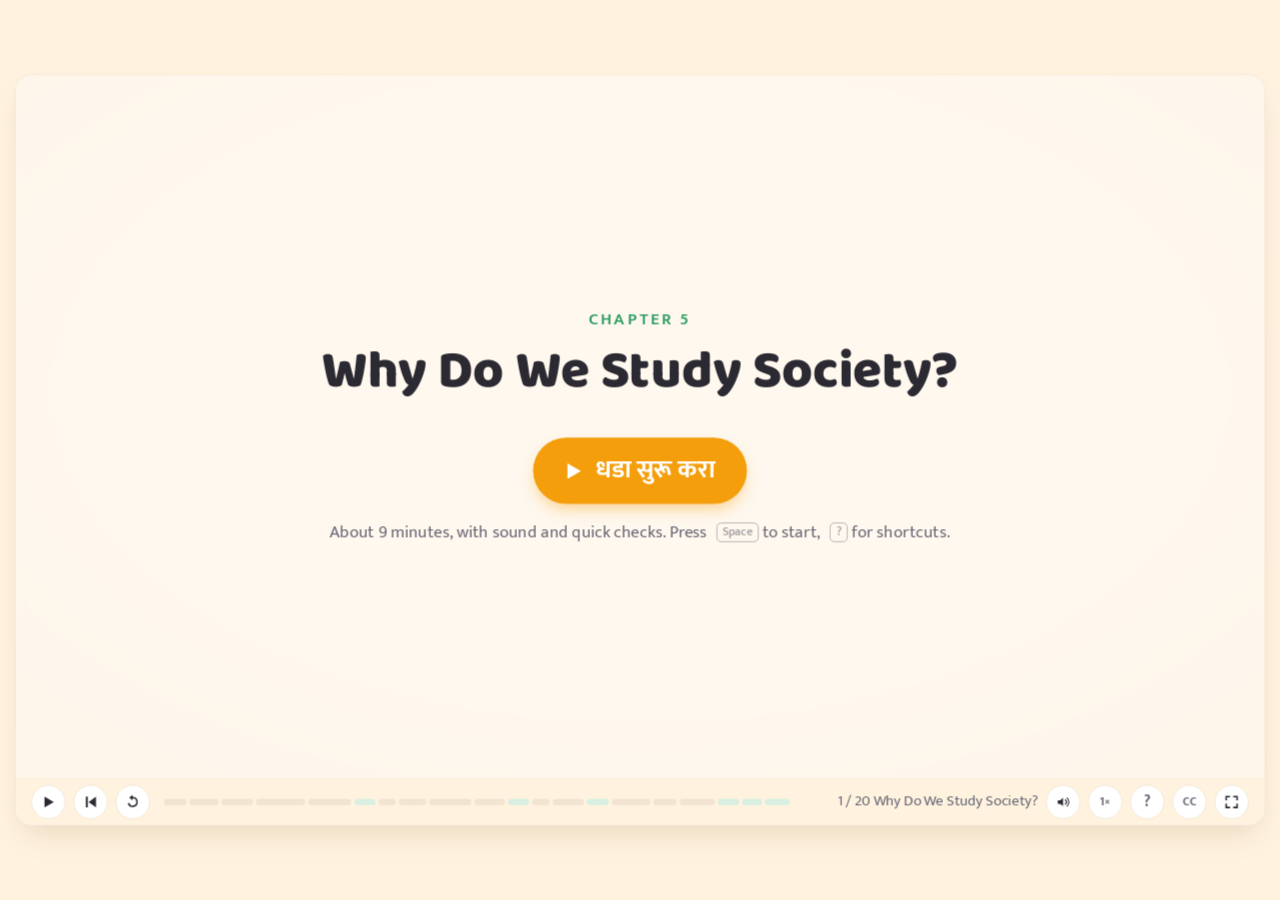
<file: demo/ch05/index.html>
<!doctype html>
<html lang="mr">
<head>
<meta charset="utf-8">
<meta name="viewport" content="width=device-width, initial-scale=1">
<title>5 · Why Do We Study Society?</title>
<link rel="stylesheet" href="../lib/engine.css">
<link rel="expect" href="#bar" blocking="render">
</head>
<body>
<script src="../lib/engine.js"></script>
<script src="audio/mr/timings.js"></script>
<script>
'use strict';
const CHAPTER = { number: 5, title: 'Why Do We Study Society?', minutes: 9, language: 'mr', next: '../ch06/index.html' };

/* ---------- palette roles ---------- */
const SKY = COL.whole, SAFF = COL.int, GREY = COL.stone, PLUM = COL.irr, LEAF = COL.leaf, BARK = COL.bark, CORAL = '#e0524d', ROSE = '#f472b6';

/* ---------- text helpers (as in ch01) ---------- */
const text = (p, str, x, y, t0, { size = 32, fill = COL.chalk, anchor = 'start', weight = 500, font = UI } = {}) => {
  const e = T(p, str, { x, y, size, fill, anchor, weight, font, o: 0 }); show(e, t0); return e;
};
const title = (p, str, t0 = .1, y = 110) => text(p, str, 800, y, t0, { size: 50, weight: 800, anchor: 'middle', font: HEAD });
const note = (p, str, x, y, t0, fill = SKY, size = 36, r = -3) => {
  const g = G(p, { x, y, o: 0, r }); T(g, str, { size, fill, font: SCRIPT, weight: 700, anchor: 'middle' }); show(g, t0); return g;
};
function label(p, str, x, y, t0, color = COL.chalk, size = 26) { return text(p, str, x, y, t0, { size, fill: color, anchor: 'middle', weight: 700 }); }
function bubble(p, str, x, y, t0, { w = 420, color = SKY, size = 30 } = {}) {
  const g = G(p, { x, y, o: 0, s: .7 });
  mk('path', { d: `M${-w / 2} -40h${w}a16 16 0 0 1 16 16v56a16 16 0 0 1-16 16h${-w / 2 + 40}l-24 26v-26h${-w / 2 + 8}a16 16 0 0 1-16-16v-56a16 16 0 0 1 16-16z`, fill: '#fff', stroke: color, 'stroke-width': 3 }, g);
  T(g, str, { y: 12, size, fill: COL.chalk, weight: 600, anchor: 'middle' });
  pop(g, t0); return g;
}
function kcard(p, x, y, w, h, color, { o = 0, s = 1, fill = '#fff' } = {}) {
  const g = G(p, { x, y, o, s });
  mk('rect', { x: 0, y: 0, width: w, height: h, rx: 22, fill, stroke: COL.edge || '#f1e4d0', 'stroke-width': 2 }, g);
  mk('path', { d: `M22 0h-4a18 18 0 0 0-18 18v${h - 36}a18 18 0 0 0 18 18h4z`, fill: color }, g);
  return g;
}
// pill banner centred on (x,y)
function banner(p, str, x, y, t0, { w = 900, color = SKY, size = 36, fill = '#fff' } = {}) {
  const g = G(p, { x, y, o: 0, s: .8 });
  mk('rect', { x: -w / 2, y: -44, width: w, height: 88, rx: 44, fill, stroke: color, 'stroke-width': 3 }, g);
  T(g, str, { y: 13, size, fill: color, weight: 800, anchor: 'middle', font: HEAD });
  pop(g, t0); return g;
}
// word chip centred on (x,y) (sChip: the engine owns chip())
function sChip(p, str, x, y, { color = SKY, size = 30, w = 0, fill = '#fff', textFill, font = HEAD } = {}) {
  const ww = w || Math.max(72, uiW(str, size) + 44);
  const g = G(p, { x, y, o: 0, s: .6 });
  mk('rect', { x: -ww / 2, y: -30, width: ww, height: 60, rx: 30, fill, stroke: color, 'stroke-width': 3 }, g);
  T(g, str, { y: 11, size, fill: textFill || color, weight: 800, anchor: 'middle', font });
  g._w = ww; return g;
}
// a horizontal arrow from x1 to x2 at y, drawn on
function sArrow(p, x1, x2, y, color, t0, dur = .6) {
  const d = Math.sign(x2 - x1);
  draw(path(p, `M${x1} ${y}H${x2}`, { stroke: color, 'stroke-width': 6, 'stroke-linecap': 'round' }, { d: 0 }), t0, dur);
  show(path(p, `M${x2 - 18 * d} ${y - 13}L${x2} ${y}L${x2 - 18 * d} ${y + 13}`, { stroke: color, 'stroke-width': 6, 'stroke-linecap': 'round', 'stroke-linejoin': 'round' }, { o: 0 }), t0 + dur - .1, .2);
}
const ground = (p, y = 700, t0 = .1) => { const l = path(p, `M80 ${y}H1520`, { stroke: COL.soil, 'stroke-width': 6 }, { d: 0 }); draw(l, t0, 1); return l; };

/* ---------- drawn things, each around (0,0) on its baseline ---------- */
function boy(p, x, y, s = 1) {
  const g = G(p, { x, y, s, o: 0 });
  mk('rect', { x: -22, y: -120, width: 44, height: 70, rx: 14, fill: SKY }, g);
  mk('rect', { x: -20, y: -52, width: 17, height: 52, rx: 7, fill: '#6b4f3a' }, g); mk('rect', { x: 3, y: -52, width: 17, height: 52, rx: 7, fill: '#6b4f3a' }, g);
  mk('circle', { cx: 0, cy: -146, r: 30, fill: '#f1c7a0' }, g);
  mk('path', { d: 'M-30 -152q4-30 30-30q26 0 30 30q-18-10-30-6q-12-4-30 6z', fill: '#2b2a33' }, g);
  mk('circle', { cx: -10, cy: -148, r: 3.5, fill: COL.chalk }, g); mk('circle', { cx: 10, cy: -148, r: 3.5, fill: COL.chalk }, g);
  mk('path', { d: 'M-9 -134q9 8 18 0', stroke: COL.chalk, 'stroke-width': 2.5, fill: 'none', 'stroke-linecap': 'round' }, g);
  mk('path', { d: 'M-22 -108l-18 30M22 -108l18 30', stroke: '#f1c7a0', 'stroke-width': 10, 'stroke-linecap': 'round' }, g);
  return g;
}
// a grown-up (from ch04's nPerson): colour = clothes, hair 'long' | 'short'; height 200 at s = 1
function sPerson(p, x, y, s = 1, color = ROSE, hair = 'long') {
  const g = G(p, { x, y, s, o: 0 });
  mk('path', { d: 'M-30 0V-110q0-30 30-30q30 0 30 30V0z', fill: color }, g);
  mk('circle', { cx: 0, cy: -170, r: 32, fill: '#f1c7a0' }, g);
  mk('path', { d: hair === 'long' ? 'M-32 -176q4-34 32-34q28 0 32 34q-10-14-32-10q-22-4-32 10zM-32 -176v40q-10-10-6-40zM32 -176v40q10-10 6-40z' : 'M-32 -176q6-32 32-32q26 0 32 32q-16-12-32-8q-16-4-32 8z', fill: '#2b2a33' }, g);
  mk('circle', { cx: -11, cy: -172, r: 3.5, fill: COL.chalk }, g); mk('circle', { cx: 11, cy: -172, r: 3.5, fill: COL.chalk }, g);
  mk('path', { d: 'M-10 -158q10 8 20 0', stroke: COL.chalk, 'stroke-width': 2.5, fill: 'none', 'stroke-linecap': 'round' }, g);
  mk('path', { d: 'M-30 -120l-20 40M30 -120l20 40', stroke: '#f1c7a0', 'stroke-width': 10, 'stroke-linecap': 'round' }, g);
  g._face = g.children[1];
  return g;
}
// a small person badge: circle head + body, used in crowds; colour = clothes. ~70 tall
function sMini(p, x, y, color = SKY, s = 1) {
  const g = G(p, { x, y, s, o: 0 });
  mk('path', { d: 'M-22 0V-36q0-18 22-18q22 0 22 18V0z', fill: color }, g);
  mk('circle', { cy: -70, r: 17, fill: '#f1c7a0' }, g);
  mk('path', { d: 'M-17 -74q4-18 17-18q13 0 17 18q-8-6-17-4q-9-2-17 4z', fill: '#2b2a33' }, g);
  return g;
}
function sHouse(p, x, y, s = 1, wallFill = '#fde68a') {
  const g = G(p, { x, y, s, o: 0 });
  mk('rect', { x: -70, y: -80, width: 140, height: 80, rx: 6, fill: wallFill, stroke: BARK, 'stroke-width': 3 }, g);
  mk('path', { d: 'M-84 -80L0 -140L84 -80z', fill: '#c2410c' }, g);
  mk('rect', { x: -16, y: -46, width: 32, height: 46, rx: 4, fill: BARK }, g);
  mk('rect', { x: 26, y: -64, width: 30, height: 26, rx: 3, fill: COL.sky, stroke: BARK, 'stroke-width': 2 }, g);
  g._win = g.lastChild;
  return g;
}
function sSchool(p, x, y, s = 1) {
  const g = G(p, { x, y, s, o: 0 });
  mk('rect', { x: -120, y: -110, width: 240, height: 110, rx: 6, fill: '#fef3c7', stroke: BARK, 'stroke-width': 3 }, g);
  mk('path', { d: 'M-130 -110L0 -160L130 -110z', fill: SKY }, g);
  [-80, -30, 50].forEach(wx => mk('rect', { x: wx, y: -84, width: 32, height: 30, rx: 3, fill: COL.sky, stroke: BARK, 'stroke-width': 2 }, g));
  mk('rect', { x: -14, y: -50, width: 28, height: 50, rx: 3, fill: BARK }, g);
  mk('path', { d: 'M0 -160V-200l40 10-40 12', fill: SAFF, stroke: SAFF, 'stroke-width': 3, 'stroke-linejoin': 'round' }, g);
  const t = T(g, 'शाळा', { y: -22, x: 70, size: 22, fill: COL.chalk, weight: 800, anchor: 'middle', font: HEAD });
  return g;
}
function sShop(p, x, y, s = 1) {
  const g = G(p, { x, y, s, o: 0 });
  mk('rect', { x: -90, y: -70, width: 180, height: 70, rx: 6, fill: '#d6b48c', stroke: BARK, 'stroke-width': 3 }, g);
  mk('path', { d: 'M-100 -70h200l-14 -34h-172z', fill: CORAL }, g);
  for (let i = 0; i < 5; i++) mk('path', { d: `M${-100 + i * 40} -70l7-34h26l7 34z`, fill: i % 2 ? '#fff' : CORAL }, g);
  mk('rect', { x: -70, y: -54, width: 140, height: 30, rx: 4, fill: '#fff', stroke: BARK, 'stroke-width': 2 }, g);
  for (const [cx, c] of [[-50, SAFF], [-25, LEAF], [0, '#ef4444'], [25, SAFF], [50, LEAF]]) mk('circle', { cx, cy: -39, r: 9, fill: c }, g);
  T(g, 'दुकान', { y: -6, size: 20, fill: '#fff', weight: 800, anchor: 'middle', font: HEAD });
  return g;
}
function sTruck(p, x, y, s = 1) {
  const g = G(p, { x, y, s, o: 0 });
  mk('rect', { x: -90, y: -80, width: 120, height: 60, rx: 6, fill: SAFF, stroke: COL.chalk, 'stroke-width': 3 }, g);
  mk('path', { d: 'M30 -80h44l26 34v26H30z', fill: '#fbbf24', stroke: COL.chalk, 'stroke-width': 3, 'stroke-linejoin': 'round' }, g);
  mk('rect', { x: 40, y: -70, width: 28, height: 22, rx: 3, fill: COL.sky }, g);
  mk('circle', { cx: -56, cy: -16, r: 15, fill: '#2b2a33' }, g); mk('circle', { cx: 66, cy: -16, r: 15, fill: '#2b2a33' }, g);
  return g;
}
function sSack(p, x, y, s = 1) {
  const g = G(p, { x, y, s, o: 0 });
  mk('path', { d: 'M-40 0V-70q0-16 16-16h48q16 0 16 16V0z', fill: '#d6b48c', stroke: BARK, 'stroke-width': 3 }, g);
  mk('path', { d: 'M-16 -86q0-26 16-26q16 0 16 26', stroke: BARK, 'stroke-width': 4, fill: 'none' }, g);
  for (const [cx, cy] of [[-18, -40], [6, -28], [20, -52], [-8, -16]]) mk('circle', { cx, cy, r: 8, fill: '#f5d27a', stroke: BARK, 'stroke-width': 1.5 }, g);
  return g;
}
// a flour mill: box with a wheel
function sMill(p, x, y, s = 1) {
  const g = G(p, { x, y, s, o: 0 });
  mk('rect', { x: -70, y: -90, width: 140, height: 90, rx: 8, fill: '#e5e7eb', stroke: GREY, 'stroke-width': 3 }, g);
  mk('path', { d: 'M-80 -90L0 -130L80 -90z', fill: GREY }, g);
  const w = G(g, { x: 0, y: -45 });
  mk('circle', { r: 28, fill: '#fff', stroke: GREY, 'stroke-width': 4 }, w);
  mk('path', { d: 'M-28 0H28M0 -28V28M-20 -20L20 20M-20 20L20 -20', stroke: GREY, 'stroke-width': 3 }, w);
  g._wheel = w;
  return g;
}
// plate with a bhakri
function sPlate(p, x, y, s = 1) {
  const g = G(p, { x, y, s, o: 0 });
  mk('ellipse', { rx: 70, ry: 22, fill: '#fff', stroke: GREY, 'stroke-width': 3 }, g);
  mk('ellipse', { cy: -6, rx: 42, ry: 14, fill: '#f5d27a', stroke: '#d4a24a', 'stroke-width': 2 }, g);
  for (const [cx, cy] of [[-14, -8], [10, -10], [20, -2]]) mk('circle', { cx, cy, r: 3, fill: '#d4a24a' }, g);
  return g;
}
function sMilkCan(p, x, y, s = 1) {
  const g = G(p, { x, y, s, o: 0 });
  mk('path', { d: 'M-18 0V-40q0-10 6-14V-64h24v10q6 4 6 14V0z', fill: '#e5e7eb', stroke: GREY, 'stroke-width': 3, 'stroke-linejoin': 'round' }, g);
  mk('path', { d: 'M-12 -64h24', stroke: GREY, 'stroke-width': 4 }, g);
  return g;
}
function sField(p, x, y, w = 240, h = 70) {
  const g = G(p, { x, y, o: 0 });
  mk('rect', { x: -w / 2, y: -h, width: w, height: h, rx: 14, fill: '#ecfccb', stroke: LEAF, 'stroke-width': 3 }, g);
  for (let i = 0; i < 6; i++) mk('path', { d: `M${-w / 2 + 30 + i * (w - 60) / 5} ${-h + 16}v${h - 28}`, stroke: LEAF, 'stroke-width': 4, 'stroke-linecap': 'round' }, g);
  return g;
}
function sStove(p, x, y, s = 1) {
  const g = G(p, { x, y, s, o: 0 });
  mk('path', { d: 'M-34 0V-30q0-10 10-10h48q10 0 10 10V0z', fill: '#b45309', stroke: BARK, 'stroke-width': 3 }, g);
  mk('path', { d: 'M-10 -40q-8-18 4-30q-2 14 10 18q4-12 10-16q6 16-4 28z', fill: SAFF }, g);
  const sm = G(g, { o: 0 });
  mk('path', { d: 'M0 -70q-14-16 0-32q14-16 0-32', stroke: GREY, 'stroke-width': 4, fill: 'none', 'stroke-linecap': 'round' }, sm);
  g._smoke = sm;
  return g;
}
function sPhone(p, x, y, s = 1) {
  const g = G(p, { x, y, s, o: 0 });
  mk('rect', { x: -22, y: -80, width: 44, height: 80, rx: 8, fill: '#2b2a33' }, g);
  mk('rect', { x: -17, y: -72, width: 34, height: 58, rx: 3, fill: COL.sky }, g);
  mk('circle', { cy: -8, r: 3.5, fill: '#fff' }, g);
  return g;
}
function sBus(p, x, y, s = 1) {
  const g = G(p, { x, y, s, o: 0 });
  mk('rect', { x: -90, y: -84, width: 180, height: 66, rx: 12, fill: SAFF, stroke: COL.chalk, 'stroke-width': 3 }, g);
  [-74, -34, 6, 46].forEach(wx => mk('rect', { x: wx, y: -72, width: 30, height: 24, rx: 3, fill: COL.sky }, g));
  mk('circle', { cx: -54, cy: -16, r: 15, fill: '#2b2a33' }, g); mk('circle', { cx: 54, cy: -16, r: 15, fill: '#2b2a33' }, g);
  return g;
}
function sCart(p, x, y, s = 1) {
  const g = G(p, { x, y, s, o: 0 });
  mk('rect', { x: -60, y: -60, width: 110, height: 36, rx: 4, fill: '#d9a066', stroke: BARK, 'stroke-width': 3 }, g);
  mk('circle', { cx: -30, cy: -18, r: 20, fill: 'none', stroke: BARK, 'stroke-width': 5 }, g);
  mk('path', { d: 'M50 -46h40l20 20', stroke: BARK, 'stroke-width': 5, fill: 'none', 'stroke-linecap': 'round' }, g);
  mk('ellipse', { cx: 128, cy: -40, rx: 30, ry: 18, fill: '#f5efe6', stroke: COL.chalk, 'stroke-width': 3 }, g);
  mk('circle', { cx: 158, cy: -56, r: 12, fill: '#f5efe6', stroke: COL.chalk, 'stroke-width': 3 }, g);
  [112, 140].forEach(lx => mk('rect', { x: lx - 4, y: -26, width: 8, height: 26, rx: 3, fill: '#e6dccd', stroke: COL.chalk, 'stroke-width': 2 }, g));
  return g;
}
function sTap(p, x, y, s = 1) {
  const g = G(p, { x, y, s, o: 0 });
  mk('path', { d: 'M-10 0V-50h-20v-14h44v14h-14', stroke: GREY, 'stroke-width': 8, fill: 'none', 'stroke-linejoin': 'round' }, g);
  mk('path', { d: 'M-30 -40q0 14 0 28', stroke: SKY, 'stroke-width': 6, 'stroke-linecap': 'round' }, g);
  mk('path', { d: 'M-44 0q0-14 14-14q14 0 14 14z', fill: SKY }, g);
  return g;
}
function sBolt(p, x, y, s = 1) {
  const g = G(p, { x, y, s, o: 0 });
  mk('path', { d: 'M8 -70L-24 -4h22L-10 50L30 -20H6z', fill: SAFF, stroke: '#d97706', 'stroke-width': 3, 'stroke-linejoin': 'round' }, g);
  return g;
}
function sCross(p, x, y, t0, color = CORAL, r = 26) {
  const g = G(p, { x, y, o: 0, s: .5 });
  mk('circle', { r, fill: '#fff', stroke: color, 'stroke-width': 4 }, g);
  mk('path', { d: `M${-r * .45} ${-r * .45}L${r * .45} ${r * .45}M${r * .45} ${-r * .45}L${-r * .45} ${r * .45}`, stroke: color, 'stroke-width': 5, 'stroke-linecap': 'round' }, g);
  pop(g, t0); return g;
}
function sTick(p, x, y, t0, color = LEAF, r = 26) {
  const g = G(p, { x, y, o: 0, s: .5 });
  mk('circle', { r, fill: color }, g);
  mk('path', { d: `M${-r * .45} 0l${r * .3} ${r * .3}l${r * .55} ${-r * .6}`, stroke: '#fff', 'stroke-width': 5, fill: 'none', 'stroke-linecap': 'round', 'stroke-linejoin': 'round' }, g);
  pop(g, t0); return g;
}

/* ---------- beats ---------- */
const BEATS = [
  ['intro', 'Why Do We Study Society?', (m, D) => {
    const bg = G(scene, { o: 0 });
    mk('rect', { x: 0, y: 0, width: 1600, height: 900, fill: '#eef5ff' }, bg);
    // a faint net of people behind the title
    const pts = []; for (let i = 0; i < 14; i++) pts.push([120 + (i * 331) % 1380, 90 + (i * 223) % 740]);
    pts.forEach(([x, y], i) => { if (i) mk('path', { d: `M${x} ${y}L${pts[i - 1][0]} ${pts[i - 1][1]}`, stroke: SKY, 'stroke-width': 2, opacity: .12 }, bg); });
    pts.forEach(([x, y]) => { const mm = sMini(bg, x, y + 36, SKY, .8); put(mm, { o: .14 }); });
    tw(bg, { o: 1 }, 0, .8);
    const g = G(scene, { o: 0, y: 24 });
    T(g, 'नवयान · एकक २ · धडा ५ · Social Science', { x: 800, y: 210, size: 26, fill: SKY, weight: 700, anchor: 'middle' });
    T(g, 'Why Do We Study', { x: 800, y: 310, size: 78, weight: 800, anchor: 'middle', font: HEAD });
    T(g, 'Society?', { x: 800, y: 405, size: 78, weight: 800, anchor: 'middle', font: HEAD, fill: SKY });
    T(g, 'आपण समाजात का राहतो?', { x: 800, y: 470, size: 38, fill: COL.dim, weight: 700, anchor: 'middle', font: HEAD });
    tw(g, { o: 1, y: 0 }, .3, 1.1, out);
    const strip = G(scene, { o: 0 });
    T(strip, 'एकक २ · संख्या आणि स्वतःची ओळख', { x: 800, y: 580, size: 26, fill: COL.dim, weight: 700, anchor: 'middle' });
    [['Maths', 'आपण जग मोजतो', SAFF, false], ['Social Science', 'आपण समाज समजतो', SKY, true], ['Life Skills', 'स्वतःला समजायला सुरुवात', CORAL, false]].forEach(([en, mr, c, lit], i) => {
      const x = 380 + i * 420, cg = G(strip, { x, y: 650, o: 0, s: .8 });
      mk('rect', { x: -170, y: -36, width: 340, height: 72, rx: 36, fill: lit ? c : '#fff', stroke: c, 'stroke-width': 3 }, cg);
      T(cg, en, { y: 12, size: 32, fill: lit ? '#fff' : c, weight: 800, anchor: 'middle', font: HEAD });
      T(cg, mr, { y: 80, size: 24, fill: COL.dim, weight: 600, anchor: 'middle' });
      pop(cg, m('day', .2 + i * .9));
      if (i) sArrow(strip, x - 240, x - 185, 650, COL.faint, m('day', i * .9), .4);
    });
    show(strip, m('day'));
    const r = note(scene, 'समाजाचा अभ्यास का करायचा?', 800, 820, m('sub', 1.8), SKY, 40);
    tw(g, { o: 0, y: -24 }, D - .9, .8); hide(r, D - .9, .8); hide(strip, D - .9, .8); hide(bg, D - .9, .8);
  }],

  ['alone', 'तुम्ही एकटे आहात का?', (m) => {
    const p = panel(0);
    const q = banner(p, 'तुम्ही एकटे आहात का?', 800, 100, m('alone'), { w: 620, color: SKY, size: 40 });
    const b = boy(p, 800, 540, 1.1); show(b, .2, .5);
    const no = note(p, 'नाही.', 800, 620, m('no'), CORAL, 44); 
    // people around the boy, each at a spot; lines then join them into a net
    const spots = [
      ['home', 'घरातले लोक', 420, 300, ROSE], ['nb', 'शेजारी', 1180, 300, SAFF], ['school', 'शाळा', 300, 520, SKY], ['market', 'बाजार', 1300, 520, LEAF],
      ['farmer', 'शेतकरी', 580, 700, LEAF], ['shop', 'दुकानदार', 1020, 700, SAFF], ['teacher', 'शिक्षक', 800, 240, PLUM], ['doctor', 'डॉक्टर', 1260, 700, CORAL], ['worker', 'कामगार', 340, 700, GREY],
    ];
    S.net = [];
    spots.forEach(([mark, name, x, y, c]) => {
      const g = G(p, { x, y, o: 0, s: .6 });
      mk('circle', { r: 50, fill: '#fff', stroke: c, 'stroke-width': 4 }, g);
      const mm = sMini(g, 0, 28, c, .8); put(mm, { o: 1 });
      T(g, name, { y: 84, size: 24, fill: c, weight: 800, anchor: 'middle', font: HEAD });
      pop(g, m(mark));
      S.net.push([x, y]);
    });
    const net = G(p, { o: 0 }); p.insertBefore(net, p.firstChild);
    const all = [[800, 540], ...S.net];
    all.forEach(([x, y], i) => all.forEach(([x2, y2], j) => { if (j > i && Math.hypot(x - x2, y - y2) < 560) mk('path', { d: `M${x} ${y - 60}L${x2} ${y2 - 10}`, stroke: SKY, 'stroke-width': 2.5, opacity: .35 }, net); }));
    show(net, m('net'), 1.2);
    hide(no, m('net'), .4);
    const soc = banner(p, 'Society — समाज', 800, 860, m('society'), { w: 520, color: SKY, size: 40, fill: SKY });
    soc.querySelector('text').setAttribute('fill', '#fff'); 
  }],

  ['why', 'समाजाचा अभ्यास का करायचा?', (m) => {
    const p = panel(0);
    title(p, 'Why Do We Study Society?', .1, 100);
    const qb = bubble(p, '“समाजाचा अभ्यास का करायचा?”', 800, 200, m('q'), { w: 640, color: SKY, size: 32 });
    text(p, 'कारण… आपण समाजातच जगतो.', 800, 300, m('q', 1.4), { size: 30, fill: COL.dim, anchor: 'middle' });
    const items = [['c1', 'एकमेकांशी बोलतो', '💬', SKY], ['c2', 'एकमेकांवर अवलंबून', '🤝', LEAF], ['c3', 'नियम पाळतो', '📏', PLUM], ['c4', 'एकत्र काम करतो', '🧑‍🌾', SAFF], ['c5', 'कधी सहकार्य', '🫶', LEAF], ['c6', 'कधी मतभेद', '⚡', CORAL], ['c7', 'हळूहळू बदल', '🔄', SKY]];
    items.forEach(([mark, str, ic, c], i) => {
      const x = 180 + (i % 4) * 413, y = i < 4 ? 440 : 620;
      const xx = i < 4 ? x : x + 206;
      const g = G(p, { x: xx, y, o: 0, s: .7 });
      mk('rect', { x: -170, y: -60, width: 340, height: 120, rx: 22, fill: '#fff', stroke: c, 'stroke-width': 3 }, g);
      T(g, ic, { y: -4, size: 40, anchor: 'middle' });
      T(g, str, { y: 44, size: 26, fill: c, weight: 800, anchor: 'middle', font: HEAD });
      pop(g, m(mark));
    });
    const ss = banner(p, 'हे समजून घेणं म्हणजे Social Science.', 800, 790, m('ss'), { w: 900, color: SKY, size: 36 });
  }],

  ['dawn', 'The Village That Was Already Awake', (m) => {
    const p = panel(0);
    const sky = mk('rect', { x: 0, y: 0, width: 1600, height: 900, fill: '#ffe6c2' }, p); put(sky, { o: 0 }); show(sky, 0, .8);
    mk('path', { d: 'M0 640q400-90 800-40t800 20V900H0z', fill: '#d9ead3' }, p);
    const sun = G(p, { x: 1420, y: 700, o: 0 }); mk('circle', { r: 56, fill: COL.sun }, sun); show(sun, .2, .4); tw(sun, { y: 300 }, .2, 5, io);
    title(p, 'The Village That Was Already Awake', .1, 90);
    text(p, 'पहाट झाली. गाव अजून पूर्णपणे जागं झालं नव्हतं…', 800, 150, .5, { size: 28, fill: COL.dim, anchor: 'middle' });
    // field + farmer
    const fld = sField(p, 260, 660, 300, 80); show(fld, m('farmer'), .4);
    const farmer = sPerson(p, 60, 660, .7, LEAF, 'short'); show(farmer, m('farmer'), .3); tw(farmer, { x: 200 }, m('farmer', .3), 1.6, io);
    label(p, 'शेतकरी', 200, 710, m('farmer', .5), LEAF, 24);
    // houses + milkman
    const h1 = sHouse(p, 600, 660, .9), h2 = sHouse(p, 800, 660, .9, '#fbcfe8'); show(h1, m('milk'), .3); show(h2, m('milk'), .3);
    const milk = sPerson(p, 460, 660, .7, '#cbd5e1', 'short'); show(milk, m('milk', .2), .3);
    const can = sMilkCan(milk, 46, 0, .8); put(can, { o: 1 });
    tw(milk, { x: 560 }, m('milk', .4), 1, io); tw(milk, { x: 700 }, m('milk', 1.6), 1, io);
    label(p, 'दूधवाला', 700, 710, m('milk', .6), GREY, 24);
    // stove with smoke
    const stove = sStove(p, 980, 660, 1); show(stove, m('stove'), .3); show(stove._smoke, m('stove', .4), .6); tw(stove._smoke, { y: -14 }, m('stove', .4), 2, io);
    label(p, 'चूल', 980, 710, m('stove', .5), SAFF, 24);
    // school + child with a bag
    const sch = sSchool(p, 1300, 660, .75); show(sch, m('school'), .3);
    const kid = boy(p, 1150, 660, .55); show(kid, m('school', .3), .3); const bag = mk('rect', { x: -40, y: -110, width: 22, height: 30, rx: 5, fill: CORAL }, kid);
    label(p, 'शाळेची तयारी', 1300, 710, m('school', .5), SKY, 24);
    // what if?  each role fades, the thing it gives gets a cross
    const whatIf = (mark, who, str, x, y) => {
      tw(who, { o: .15 }, m(mark), .5);
      const g = G(p, { x, y, o: 0, s: .7 });
      mk('rect', { x: -150, y: -34, width: 300, height: 68, rx: 34, fill: '#fff', stroke: CORAL, 'stroke-width': 3 }, g);
      T(g, str, { y: 10, size: 24, fill: CORAL, weight: 800, anchor: 'middle', font: HEAD });
      pop(g, m(mark, .3));
      return g;
    };
    whatIf('nomilk', milk, 'घरात दूध नाही ✗', 700, 420);
    whatIf('nofarm', farmer, 'अन्न कुठून? ✗', 220, 420);
    whatIf('noteach', sch, 'मुलं शिकणार कशी? ✗', 1300, 420);
    const bn = banner(p, 'समाज म्हणजे एकमेकांशी जोडलेलं जीवन.', 800, 820, m('joined', 2.6), { w: 900, color: SKY, size: 36 });
    const links = G(p, { o: 0 }); [[200, 560, 700, 500], [700, 500, 980, 560], [980, 560, 1300, 520], [200, 560, 1300, 520]].forEach(([a, b, c, d]) => mk('path', { d: `M${a} ${b}Q${(a + c) / 2} ${Math.min(b, d) - 160} ${c} ${d}`, stroke: SKY, 'stroke-width': 3, fill: 'none', 'stroke-dasharray': '10 10' }, links));
    show(links, m('joined'), .8);
  }],

  ['bhakri', 'एका पोत्याची गोष्ट', (m) => {
    const p = panel(0);
    title(p, 'एका पोत्याची गोष्ट', .1, 90);
    const stops = [['sack', 'शेतकरी', 180, (g) => sSack(g, 0, 0, 1), LEAF], ['truck', 'वाहतूक करणारा', 490, (g) => sTruck(g, 0, 0, .9), SAFF], ['mill', 'गिरणीवाला', 800, (g) => sMill(g, 0, 0, 1), GREY], ['shop', 'दुकानदार', 1110, (g) => sShop(g, 0, 0, .8), CORAL], ['home', 'घरातील व्यक्ती', 1420, (g) => sHouse(g, 0, 0, .9), ROSE]];
    S.chain = [];
    stops.forEach(([mark, who, x, drawer, c], i) => {
      const g = G(p, { x, y: 400 });
      const d = drawer(g); show(d, m(mark), .4);
      const person = sMini(g, 0, 110, c, .9); show(person, m(mark, .2), .3);
      label(g, who, 0, 150, m(mark, .3), c, 24);
      if (i) sArrow(p, x - 230, x - 120, 350, SKY, m(mark, -.1), .5);
      S.chain.push({ el: d, box: [x - 120, 240, 240, 330], label: who });
    });
    // the sack becomes flour at the mill, bhakri at home
    const wheel = S.chain[2].el._wheel; prog(q => put(wheel, { r: q * 720 }), m('mill', .3), 2, lin);
    const flour = sChip(p, 'पीठ', 800, 210, { color: GREY, size: 26 }); pop(flour, m('mill', 1.2));
    const plate = sPlate(p, 1420, 660, 1.1); show(plate, m('plate'), .4);
    note(p, 'एक साधी भाकरी.', 1420, 720, m('plate', 1), SAFF, 30);
    // count the people
    const cnt = G(p, { x: 460, y: 690, o: 0, s: .8 });
    mk('rect', { x: -360, y: -46, width: 720, height: 92, rx: 46, fill: '#fff', stroke: SKY, 'stroke-width': 3 }, cnt);
    const ct = T(cnt, 'तिच्यामागे किती लोक?', { y: 14, size: 36, fill: SKY, weight: 800, anchor: 'middle', font: HEAD });
    pop(cnt, m('plate', 2.2));
    stops.forEach(([, , x, , c], i) => { const r = mk('circle', { cx: x, cy: 590, r: 0, fill: c }, p); tw(r, { 'a_r': 14 }, m('count', i * .55), .3, back); });
    prog(q => { const n = Math.min(5, Math.floor(q * 5.99)); ct.textContent = n ? `तिच्यामागे ${['एक', 'दोन', 'तीन', 'चार', 'पाच'][n - 1]} लोक` : 'तिच्यामागे किती लोक?'; }, m('count'), 2.8, lin);
    const inter = banner(p, 'परस्परावलंबन — Interdependence', 800, 820, m('inter', .6), { w: 820, color: SKY, size: 36 });
  }],

  ['q1', 'छोटी तपासणी', (m) => {
    const p = panel(0);
    title(p, 'गहू पीठ कुठे झालं?', .1, 90);
    const stops = [['शेतकरी', 180, (g) => sSack(g, 0, 0, 1), LEAF], ['वाहतूक', 490, (g) => sTruck(g, 0, 0, .9), SAFF], ['गिरणी', 800, (g) => sMill(g, 0, 0, 1), GREY], ['दुकान', 1110, (g) => sShop(g, 0, 0, .8), CORAL], ['घर', 1420, (g) => sHouse(g, 0, 0, .9), ROSE]];
    S.q1 = [];
    stops.forEach(([who, x, drawer, c], i) => {
      const g = G(p, { x, y: 400 }); const d = drawer(g); show(d, .2 + i * .15, .4);
      label(g, who, 0, 50, .3 + i * .15, c, 24);
      if (i) sArrow(p, x - 230, x - 120, 350, SKY, .2 + i * .15, .4);
      S.q1.push({ el: d, box: [x - 130, 230, 260, 240], label: who });
    });
  }, { ask: done => quiz({ x: 250, y: 520, w: 1100, cls: 'side', maxH: 340 }, [{
    id: 'c-mill', prompt: ['गहू दळून पीठ कुठे तयार झालं? त्या ठिकाणावर टॅप करा.'],
    build: pickEls(S.q1, 2, 'बरोबर! गिरणीत गहू दळला जातो आणि पीठ तयार होतं. गिरणीवाला हा साखळीतला एक दुवा.',
      i => ['शेतकऱ्याकडे गहू पिकतो, पण दळला जात नाही. साखळीत पुढे पाहा.', 'वाहतूक करणारा गहू फक्त नेतो. दळतो कोण?', null, 'दुकानात पीठ विकलं जातं, तयार होत नाही. एक पाऊल मागे.', 'घरी पिठाची भाकरी होते. पीठ आधीच कुठे तयार झालं?'][i],
      () => floatText('पीठ!', 800, 240, SKY)),
  }], done, 'छोटी तपासणी') }],

  ['community', 'Community — समुदाय', (m) => {
    const p = panel(0);
    title(p, 'आपल्या गावातील लोकांचा विचार करा', .1, 90);
    const groups = [['g1', 'शेतकरी', LEAF, 'short'], ['g2', 'दुकानदार', SAFF, 'short'], ['g3', 'शिक्षक', PLUM, 'long'], ['g4', 'कारागीर', GREY, 'short'], ['g5', 'विद्यार्थी', SKY, 'long']];
    S.groups = [];
    groups.forEach(([mark, name, c, hair], i) => {
      const a = -Math.PI / 2 + i * 2 * Math.PI / 5, x = 800 + Math.cos(a) * 380, y = 500 + Math.sin(a) * 230;
      const g = G(p, { x, y, o: 0, s: .6 });
      [-34, 0, 34].forEach((dx, k) => { const mm = sMini(g, dx, k === 1 ? 0 : 10, c, k === 1 ? 1 : .85); put(mm, { o: 1 }); });
      T(g, name, { y: 44, size: 26, fill: c, weight: 800, anchor: 'middle', font: HEAD });
      pop(g, m(mark)); S.groups.push(g);
    });
    const ring = G(p, { x: 800, y: 500, o: 0, s: .9 });
    mk('ellipse', { rx: 540, ry: 340, fill: '#eef5ff', stroke: SKY, 'stroke-width': 6, 'stroke-dasharray': '18 14' }, ring);
    tw(ring, { o: 1, s: 1 }, m('circle'), .8, out);
    p.insertBefore(ring, p.firstChild);
    S.groups.forEach(g => { tw(g, { s: 1.12 }, m('circle', .2), .5, back); tw(g, { s: 1 }, m('circle', .7), .4); });
    banner(p, 'Community — समुदाय', 800, 520, m('circle', 1), { w: 520, color: SKY, size: 40, fill: SKY }).querySelector('text').setAttribute('fill', '#fff');
    note(p, 'हे सगळे मिळून…', 800, 882, m('circle', .3), SKY, 30);
  }],

  ['roles', 'Everybody Has a Role', (m) => {
    const p = panel(0);
    title(p, 'Everybody Has a Role', .1, 90);
    text(p, 'गावात प्रत्येक व्यक्तीचं काम महत्त्वाचं असू शकतं.', 800, 150, .5, { size: 28, fill: COL.dim, anchor: 'middle' });
    ground(p, 640, .2);
    const board = g => { const b = G(g, { x: 90, y: 0, o: 0 }); mk('rect', { x: -40, y: -90, width: 80, height: 56, rx: 4, fill: '#1f3b2d', stroke: BARK, 'stroke-width': 3 }, b); T(b, 'क ख ग', { y: -54, size: 24, fill: '#fff', weight: 800, anchor: 'middle', font: HEAD }); return b; };
    const medic = g => { const c = G(g, { x: 84, y: -60, o: 0 }); mk('circle', { r: 30, fill: '#fff', stroke: CORAL, 'stroke-width': 3 }, c); mk('path', { d: 'M-14 0h28M0 -14v28', stroke: CORAL, 'stroke-width': 8, 'stroke-linecap': 'round' }, c); return c; };
    const roles = [['r1', 'पाणी आणतं', SKY, 'long', g => sTap(g, 70, 0, 1)], ['r2', 'शेतात काम करतं', LEAF, 'short', g => sField(g, 90, 0, 120, 50)], ['r3', 'घर बांधतं', SAFF, 'short', g => sHouse(g, 90, 0, .55)], ['r4', 'शिकवतं', PLUM, 'long', board], ['r5', 'काळजी घेतं', CORAL, 'long', medic]];
    S.roleEls = [];
    roles.forEach(([mark, str, c, hair, drawer], i) => {
      const x = 170 + i * 315;
      const g = G(p, { x, y: 640, o: 1 });
      const person = sPerson(g, 0, 0, .75, c, hair); show(person, m(mark), .4);
      show(drawer(g), m(mark, .3), .4);
      label(g, 'कुणी ' + str, 40, 50, m(mark, .4), c, 24);
      S.roleEls.push(g);
    });
    // one role goes missing: the teacher fades, the school task stops
    const gone = S.roleEls[3];
    tw(gone, { o: .15 }, m('gap'), .6);
    const x = sCross(p, 1115, 430, m('gap', .4), CORAL, 30);
    const txt = text(p, 'मुलं शिकणार कशी?', 1115, 360, m('gap', .7), { size: 26, fill: CORAL, anchor: 'middle', weight: 700 });
    tw(gone, { o: 1 }, m('all'), .6); hide(x, m('all'), .4); hide(txt, m('all'), .4);
    banner(p, 'समाज चालण्यासाठी वेगवेगळ्या भूमिका आवश्यक असतात.', 800, 800, m('all', .4), { w: 1060, color: SKY, size: 34 });
  }],

  ['road', 'एक रस्ता…', (m) => {
    const p = panel(0);
    title(p, 'एक रस्ता…', .1, 90);
    // the road: a grey band with cracks (red) that later fade
    const road = G(p, { o: 0 }); show(road, m('bad'), .5);
    mk('rect', { x: 100, y: 560, width: 1400, height: 110, rx: 10, fill: '#cbd5e1' }, road);
    mk('path', { d: 'M140 615H1460', stroke: '#fff', 'stroke-width': 4, 'stroke-dasharray': '40 30' }, road);
    const cracks = G(road, { o: 1 });
    [[300, 575], [520, 640], [760, 585], [1000, 640], [1250, 580]].forEach(([x, y]) => { mk('path', { d: `M${x} ${y}l20 14-10 18 26 12-8 20`, stroke: '#7c2d12', 'stroke-width': 5, fill: 'none', 'stroke-linecap': 'round' }, cracks); mk('ellipse', { cx: x + 10, cy: y + 30, rx: 36, ry: 12, fill: '#92400e', opacity: .35 }, cracks); });
    const badLbl = label(p, 'रस्ता खराब झाला', 800, 720, m('bad', .5), CORAL, 28);
    // affected people above the road, each with a cross
    const hit = (mark, x, drawer, str) => {
      const g = G(p, { x, y: 540, o: 0 }); const d = drawer(g); put(d, { o: 1 }); show(g, m(mark), .4);
      sCross(g, 70, -100, m(mark, .5), CORAL, 22);
      const t = label(p, str, x, 380, m(mark, .6), CORAL, 24);
      return [g, t];
    };
    const a = hit('farmer', 300, g => sCart(g, -60, 0, .7), 'माल नेणं कठीण');
    const b = hit('kids', 800, g => { const k = G(g, {}); const b1 = boy(k, -30, 0, .6), b2 = boy(k, 30, 0, .6); put(b1, { o: 1 }); put(b2, { o: 1 }); return k; }, 'शाळेत जाणं अवघड');
    const c = hit('shop', 1300, g => sShop(g, 0, 0, .7), 'माल आणणं कठीण');
    const one = banner(p, 'एक समस्या · परिणाम अनेकांवर', 800, 240, m('one'), { w: 760, color: CORAL, size: 34 });
    // people gather
    hide(one, m('gather'), .4); [a, b, c].forEach(([g, t]) => { hide(g, m('gather'), .4); hide(t, m('gather'), .4); });
    const crowd = G(p, { o: 0 }); show(crowd, m('gather'), .4);
    const cols = [LEAF, SAFF, SKY, ROSE, GREY, PLUM, CORAL, LEAF];
    const ppl = cols.map((col, i) => { const mm = sMini(crowd, 200 + i * 180, 540, col, 1.1); put(mm, { o: 1 }); tw(mm, { x: 520 + i * 80 }, m('gather', .2), 1.4, io); return mm; });
    const bub = bubble(p, 'चर्चा झाली · मदत मागितली', 800, 330, m('talk'), { w: 560, color: SKY, size: 30 });
    // repair: cracks fade, road darkens, a tick
    tw(cracks, { o: 0 }, m('fix'), 1.2);
    const fresh = mk('rect', { x: 100, y: 560, width: 1400, height: 110, rx: 10, fill: '#94a3b8' }, road); put(fresh, { o: 0 }); road.insertBefore(fresh, road.children[1]); tw(fresh, { o: 1 }, m('fix'), 1.2);
    hide(badLbl, m('fix'), .4); label(p, 'रस्ता दुरुस्त ✓', 800, 720, m('fix', .8), LEAF, 28);
    hide(bub, m('coop'), .4);
    const coop = banner(p, 'Cooperation — सहकार्य', 800, 330, m('coop', .3), { w: 620, color: LEAF, size: 40, fill: LEAF }); coop.querySelector('text').setAttribute('fill', '#fff');
    note(p, 'तेव्हा समाज मजबूत होतो.', 800, 820, m('strong'), LEAF, 36);
  }],

  ['conflict', 'Conflict — मतभेद', (m) => {
    const p = panel(0);
    title(p, 'पण समाजात नेहमी सगळं शांत असतं का?', .1, 90);
    note(p, 'नाही.', 800, 160, .9, CORAL, 36);
    ground(p, 640, .2);
    const A = sPerson(p, 560, 640, .9, SAFF, 'short'), B = sPerson(p, 1040, 640, .9, PLUM, 'long');
    show(A, m('two'), .4); show(B, m('two', .2), .4);
    const b1 = bubble(p, 'इथे विहीर हवी!', 440, 330, m('two', .6), { w: 320, color: SAFF, size: 28 });
    const b2 = bubble(p, 'नाही, तिथे!', 1160, 330, m('two', 1.2), { w: 300, color: PLUM, size: 28 });
    const bolt = sBolt(p, 800, 460, 1); pop(bolt, m('bolt')); tw(bolt, { r: 8 }, m('bolt', .3), .15); tw(bolt, { r: -8 }, m('bolt', .45), .15); tw(bolt, { r: 0 }, m('bolt', .6), .15);
    const nm = banner(p, 'Conflict — संघर्ष / मतभेद', 800, 240, m('name'), { w: 640, color: CORAL, size: 36 });
    const imp = text(p, 'मतभेद झाले म्हणजे समाज संपला असं नाही.', 800, 760, m('imp', .6), { size: 30, fill: COL.chalk, anchor: 'middle', weight: 700 });
    // the three steps
    const steps = [['talk', 'बोलणं', '💬', SKY], ['listen', 'ऐकणं', '👂', LEAF], ['rules', 'नियम', '📏', PLUM]];
    steps.forEach(([mark, str, ic, c], i) => { const ch = sChip(p, ic + ' ' + str, 560 + i * 240, 840, { color: c, size: 28, font: UI }); pop(ch, m(mark)); });
    hide(b1, m('ok'), .4); hide(b2, m('ok'), .4); hide(bolt, m('ok'), .4);
    tw(A, { x: 700 }, m('ok'), 1, io); tw(B, { x: 900 }, m('ok'), 1, io);
    const hands = G(p, { x: 800, y: 470, o: 0, s: .5 }); mk('circle', { r: 44, fill: '#fff', stroke: LEAF, 'stroke-width': 4 }, hands); T(hands, '🤝', { y: 16, size: 46, anchor: 'middle' }); pop(hands, m('ok', .8));
    hide(imp, m('ok'), .4); text(p, 'समस्या सोडवता येते.', 800, 760, m('ok', 1), { size: 30, fill: LEAF, anchor: 'middle', weight: 700 });
  }],

  ['q2', 'छोटी तपासणी', () => { panel(0); }, { ask: done => quiz(SCREEN, [{
    id: 'c-cc', prompt: ['प्रत्येक प्रसंग सहकार्य (Cooperation) आहे की मतभेद (Conflict)?'],
    build: grid([
      { parts: ['गावकरी मिळून शाळेच्या अंगणात झाडं लावतात.'], ans: ['co'], why: 'लोक एकमेकांना मदत करतात. हे सहकार्य.' },
      { parts: ['पाणी कोणाच्या शेतात आधी जावं यावरून दोन गट भांडतात.'], ans: ['cf'], why: 'दोन गटांचं मत वेगळं, वाद झाला. हे मतभेद.' },
      { parts: ['पूर आल्यावर शेजारी एकमेकांच्या घरी आसरा देतात.'], ans: ['co'], why: 'संकटात एकमेकांना मदत. हे सहकार्य.' },
      { parts: ['बाजार कुठे भरावा, यावर दोन दुकानदारांचं एकमत होत नाही.'], ans: ['cf'], why: 'मत वेगळं. हे मतभेद. बोलून, ऐकून सोडवता येईल.' },
    ], [['co', 'सहकार्य', LEAF], ['cf', 'मतभेद', CORAL]], { multi: false, text: true }),
  }], done, 'छोटी तपासणी') }],

  ['change', 'समाज बदलतो', (m) => {
    const p = panel(0);
    title(p, 'समाज बदलतो', .1, 90);
    const old = kcard(p, 90, 150, 660, 560, GREY, { o: 0 }); tw(old, { o: 1 }, m('old'), .5);
    T(old, 'आजी-आजोबांचं गाव', { x: 330, y: 56, size: 34, fill: GREY, weight: 800, anchor: 'middle', font: HEAD });
    const now = kcard(p, 850, 150, 660, 560, SKY, { o: 0 }); tw(now, { o: 1 }, m('now'), .5);
    T(now, 'आजचं गाव', { x: 330, y: 56, size: 34, fill: SKY, weight: 800, anchor: 'middle', font: HEAD });
    // rows: old thing → new thing
    const row = (mark, y, lo, ro, str, color) => {
      const a = lo(old); put(a, { o: 0 }); show(a, m(mark), .4);
      const b = ro(now); put(b, { o: 0 }); show(b, m(mark, .5), .4);
      sArrow(p, 760, 840, 150 + y, color, m(mark, .3), .4);
      label(now, str, 500, y + 8, m(mark, .7), color, 24);
    };
    row('mobile', 140, g => { const l = G(g, { x: 180, y: 160 }); mk('path', { d: 'M-40 -10h80M0 -10V-60', stroke: GREY, 'stroke-width': 5, 'stroke-linecap': 'round' }, l); T(l, 'निरोप पायी', { y: 20, size: 22, fill: GREY, anchor: 'middle', weight: 700 }); return l; }, g => sPhone(g, 180, 170, 1), 'मोबाईल आले', SKY);
    row('road', 250, g => { const l = G(g, { x: 180, y: 250 }); mk('path', { d: 'M-90 0q40-30 90-10t90-10', stroke: '#b45309', 'stroke-width': 10, fill: 'none', 'stroke-linecap': 'round' }, l); T(l, 'कच्ची वाट', { y: 34, size: 22, fill: GREY, anchor: 'middle', weight: 700 }); return l; }, g => { const l = G(g, { x: 180, y: 250 }); mk('rect', { x: -90, y: -14, width: 180, height: 28, rx: 6, fill: '#64748b' }, l); mk('path', { d: 'M-70 0H70', stroke: '#fff', 'stroke-width': 3, 'stroke-dasharray': '14 12' }, l); T(l, 'पक्का रस्ता', { y: 40, size: 22, fill: SKY, anchor: 'middle', weight: 700 }); return l; }, 'रस्ते बदलले', SKY);
    row('school', 380, g => { const l = G(g, { x: 180, y: 420 }); mk('path', { d: 'M-60 0V-40L0 -70L60 -40V0z', fill: '#f5e6c8', stroke: BARK, 'stroke-width': 3 }, l); T(l, 'झाडाखालची शाळा', { y: 30, size: 22, fill: GREY, anchor: 'middle', weight: 700 }); return l; }, g => sSchool(g, 180, 430, .5), 'शाळा बदलल्या', SKY);
    row('work', 500, g => sCart(g, 120, 530, .6), g => sBus(g, 180, 530, .6), 'व्यवसाय बदलले', SKY);
    const needs = label(p, 'लोकांच्या गरजा बदलल्या…', 800, 770, m('needs'), COL.dim, 30);
    banner(p, 'समाजही बदलत राहतो.', 800, 840, m('keeps'), { w: 560, color: SKY, size: 38 });
  }],

  ['ss', 'मग Social Science कुठे येतं?', (m) => {
    const p = panel(0);
    title(p, 'मग Social Science कुठे येतं?', .1, 90);
    const def = banner(p, 'Social Science = समाजाकडे प्रश्न विचारून पाहण्याची पद्धत', 800, 180, m('def'), { w: 1180, color: SKY, size: 32 });
    const br = [['hist', 'History', 'पूर्वी काय घडलं?', '🕰️', SAFF], ['geo', 'Geography', 'लोक आणि ठिकाणं कुठे आहेत?', '🗺️', LEAF], ['civ', 'Civics', 'आपला समाज आणि शासन कसं चालतं?', '🏛️', PLUM], ['eco', 'Economics', 'वस्तू, पैसा, संसाधनं कशी वापरतो?', '🪙', CORAL]];
    br.forEach(([mark, en, q, ic, c], i) => {
      const x = 100 + i * 355;
      const g = kcard(p, x, 280, 320, 400, c, { o: 0 }); tw(g, { o: 1 }, m(mark), .5);
      const icon = T(g, ic, { x: 170, y: 120, size: 70, anchor: 'middle', o: 0 }); show(icon, m(mark, .2), .4);
      T(g, en, { x: 170, y: 200, size: 36, fill: c, weight: 800, anchor: 'middle', font: HEAD });
      const words = q.split(' '); const lines = []; let cur = '';
      words.forEach(w => { if (uiW(cur + ' ' + w, 26) > 270) { lines.push(cur); cur = w; } else cur = cur ? cur + ' ' + w : w; }); lines.push(cur);
      lines.forEach((l, k) => { const t = T(g, l, { x: 170, y: 260 + k * 36, size: 26, fill: COL.chalk, weight: 600, anchor: 'middle', o: 0 }); show(t, m(mark, .5 + k * .1)); });
      const line = path(g, 'M60 230H280', { stroke: c, 'stroke-width': 3 }, { d: 0 }); draw(line, m(mark, .3), .4);
    });
    note(p, 'आज आपण फक्त सुरुवात केली.', 800, 790, m('start'), SKY, 36);
  }],

  ['q3', 'छोटी तपासणी', () => { panel(0); }, { ask: done => quiz(SCREEN, [{
    id: 'c-branch', prompt: ['प्रत्येक प्रश्न Social Science च्या कोणत्या शाखेचा?'],
    build: grid([
      { parts: ['आपल्या गावाची जुनी कहाणी काय आहे? पूर्वी इथे काय घडलं?'], ans: ['h'], why: 'पूर्वी काय घडलं, हा History चा प्रश्न.' },
      { parts: ['नदी गावाच्या कोणत्या बाजूला आहे? डोंगर कुठे आहेत?'], ans: ['g'], why: 'ठिकाणं कुठे आहेत, हा Geography चा प्रश्न.' },
      { parts: ['ग्रामपंचायत कशी निवडली जाते? गावाचे नियम कोण ठरवतं?'], ans: ['c'], why: 'समाज आणि शासन कसं चालतं, हा Civics चा प्रश्न.' },
      { parts: ['बाजारात भाजीचे भाव का वाढले? पैसा कसा वापरला जातो?'], ans: ['e'], why: 'वस्तू, पैसा, संसाधनं, हा Economics चा प्रश्न.' },
    ], [['h', 'History', SAFF], ['g', 'Geography', LEAF], ['c', 'Civics', PLUM], ['e', 'Economics', CORAL]], { multi: false, text: true }),
  }], done, 'छोटी तपासणी') }],

  ['look', 'Look Around', (m) => {
    const p = panel(0);
    title(p, 'Look Around', .1, 90);
    text(p, 'तुमचं गाव / तुमचा परिसर तुमच्यासाठी काय-काय करतो?', 800, 150, .5, { size: 28, fill: COL.dim, anchor: 'middle' });
    const items = [['l1', 'रस्ता', g => { const l = G(g, { x: 0, y: 0, o: 0 }); mk('rect', { x: -70, y: -14, width: 140, height: 28, rx: 6, fill: '#64748b' }, l); mk('path', { d: 'M-50 0H50', stroke: '#fff', 'stroke-width': 3, 'stroke-dasharray': '12 10' }, l); return l; }, GREY], ['l2', 'पाणी', g => sTap(g, 10, 30, 1), SKY], ['l3', 'शाळा', g => sSchool(g, 0, 40, .4), SKY], ['l4', 'दुकान', g => sShop(g, 0, 40, .6), CORAL], ['l5', 'बस', g => sBus(g, 0, 40, .55), SAFF], ['l6', 'आरोग्यसेवा', g => { const c = G(g, { x: 0, y: 0, o: 0 }); mk('circle', { r: 34, fill: '#fff', stroke: CORAL, 'stroke-width': 4 }, c); mk('path', { d: 'M-16 0h32M0 -16v32', stroke: CORAL, 'stroke-width': 9, 'stroke-linecap': 'round' }, c); return c; }, CORAL]];
    S.lookCards = [];
    items.forEach(([mark, str, drawer, c], i) => {
      const x = 100 + i * 235;
      const g = kcard(p, x, 200, 210, 290, c, { o: 0 }); tw(g, { o: 1 }, m(mark), .4);
      const inner = G(g, { x: 105, y: 110 }); const d = drawer(inner); show(d, m(mark, .2), .4);
      T(g, str, { x: 105, y: 190, size: 28, fill: c, weight: 800, anchor: 'middle', font: HEAD });
      // the people behind it
      const ppl = G(g, { x: 105, y: 272, o: 0 }); [-30, 0, 30].forEach(dx => { const mm = sMini(ppl, dx, 0, c, .5); put(mm, { o: 1 }); }); show(ppl, m('behind', i * .15), .4);
      S.lookCards.push(g);
    });
    const behind = banner(p, 'प्रत्येक गोष्टीमागे लोकांचा सहभाग आहे.', 800, 560, m('behind', 1), { w: 820, color: SKY, size: 34 });
    // think like a social scientist
    const th = text(p, 'Think Like a Social Scientist', 800, 650, m('think'), { size: 40, fill: SKY, weight: 800, anchor: 'middle', font: HEAD });
    const q1 = bubble(p, '“हे असं का आहे?”', 470, 750, m('q1'), { w: 440, color: SAFF, size: 34 });
    const q2 = bubble(p, '“याचा परिणाम कोणावर होतो?”', 1130, 750, m('q2'), { w: 560, color: PLUM, size: 34 });
    note(p, 'हे दोन प्रश्न तुम्हाला समाज समजायला मदत करतील.', 800, 868, m('help'), SKY, 32);
  }],

  ['english', 'आज फक्त काही शब्द', (m) => {
    const p = panel(0);
    title(p, 'आज फक्त काही शब्द', .1);
    text(p, 'घोकायचे नाहीत. मोठ्याने बोलायचे.', 800, 170, .5, { size: 30, fill: COL.dim, anchor: 'middle' });
    const row = (en, mr, x, y, mark, drawer) => {
      const g = kcard(p, x, y, 640, 150, PLUM, { o: 0 }); tw(g, { o: 1 }, m(mark), .5);
      T(g, en, { x: 60, y: 66, size: 44, fill: PLUM, weight: 800, font: HEAD });
      T(g, mr, { x: 60, y: 116, size: 30, fill: COL.chalk, weight: 600 });
      const d = drawer(g); if (d) show(d, m(mark, .3), .4);
    };
    row('Society', 'समाज', 120, 220, 'e1', g => { const n = G(g, { x: 520, y: 100, o: 0 }); [[-50, -30], [50, -30], [0, 20], [-40, 30], [40, 30]].forEach(([dx, dy]) => { const mm = sMini(n, dx, dy, SKY, .45); put(mm, { o: 1 }); }); return n; });
    row('Family', 'कुटुंब', 840, 220, 'e2', g => { const n = G(g, { x: 520, y: 118, o: 0 }); const a = sMini(n, -40, 0, ROSE, .8), b = sMini(n, 40, 0, SKY, .8), c = sMini(n, 0, 6, SAFF, .55); [a, b, c].forEach(e => put(e, { o: 1 })); return n; });
    row('Community', 'समुदाय', 120, 400, 'e3', g => { const n = G(g, { x: 520, y: 118, o: 0 }); [LEAF, SAFF, PLUM, GREY, SKY].forEach((c, i) => { const mm = sMini(n, -70 + i * 35, 0, c, .6); put(mm, { o: 1 }); }); return n; });
    row('Village', 'गाव', 840, 400, 'e4', g => { const n = G(g, { x: 520, y: 128, o: 0 }); const h1 = sHouse(n, -50, 0, .45), h2 = sHouse(n, 40, 0, .45, '#fbcfe8'); put(h1, { o: 1 }); put(h2, { o: 1 }); return n; });
    const more = kcard(p, 120, 590, 1360, 150, SKY, { o: 0 }); tw(more, { o: 1 }, m('more'), .5);
    T(more, 'आजच्या धड्यातले आणखी दोन:', { x: 60, y: 60, size: 26, fill: COL.dim, weight: 700 });
    T(more, 'Cooperation — सहकार्य', { x: 60, y: 112, size: 36, fill: LEAF, weight: 800, font: HEAD });
    T(more, 'Conflict — मतभेद', { x: 760, y: 112, size: 36, fill: CORAL, weight: 800, font: HEAD });
    note(p, 'मोठ्याने बोला!', 800, 820, m('more', 2.5), SKY, 36);
  }],

  ['wrap', 'आज आपण काय शिकलो?', (m) => {
    const p = panel(0);
    title(p, 'आज आपण काय शिकलो?', .1);
    [['आपण सगळे एका मोठ्या जाळ्याचा भाग आहोत — Society, समाज.', 'w1', SKY],
     ['समाज म्हणजे एकमेकांशी जोडलेलं जीवन. एका भाकरीमागेही अनेक लोक.', 'w2', SAFF],
     ['सहकार्याने समाज मजबूत होतो. मतभेद बोलून, ऐकून, नियमांनी सुटतात.', 'w3', LEAF],
     ['Social Science = समाजाकडे प्रश्न विचारून पाहण्याची पद्धत.', 'w4', PLUM]].forEach(([str, mark, color], i) => {
      const g = G(p, { x: -16, y: 250 + i * 120, o: 0 });
      mk('circle', { cx: 160, cy: -12, r: 28, fill: color }, g);
      T(g, String(i + 1), { x: 160, y: -1, size: 28, fill: '#fff', weight: 800, anchor: 'middle' });
      T(g, str, { x: 214, size: 31, weight: 700 });
      tw(g, { o: 1, x: 0 }, m(mark), .6);
    });
  }],

  ['final1', 'धड्याचा सराव', () => { panel(0); }, { ask: done => quiz(SCREEN, [{
    id: 'p-word', prompt: ['प्रत्येक प्रसंगाला बरोबर शब्द निवडा.'],
    build: grid([
      { parts: ['गावकरी एकत्र येऊन खराब रस्ता दुरुस्त करतात.'], ans: ['co'], why: 'लोक एकमेकांना मदत करतात: Cooperation, सहकार्य.' },
      { parts: ['शेतकरी, दुकानदार, शिक्षक, कारागीर, विद्यार्थी — हे सगळे मिळून.'], ans: ['cm'], why: 'गावातले वेगवेगळे लोक मिळून Community, समुदाय.' },
      { parts: ['पाण्यावरून दोन गटांत वाद होतो.'], ans: ['cf'], why: 'दोन गटांचं मत वेगळं, वाद: Conflict, मतभेद.' },
      { parts: ['आपण सगळे ज्या मोठ्या जाळ्याचा भाग आहोत.'], ans: ['so'], why: 'ते मोठं जाळं म्हणजे Society, समाज.' },
      { parts: ['भाकरीमागे शेतकरी, गिरणीवाला, दुकानदार… सगळे एकमेकांवर अवलंबून.'], ans: ['in'], why: 'एकमेकांवर अवलंबून असणं: परस्परावलंबन.' },
    ], [['so', 'Society', SKY], ['cm', 'Community', PLUM], ['co', 'Cooperation', LEAF], ['cf', 'Conflict', CORAL], ['in', 'परस्परावलंबन', SAFF]], { multi: false, text: true }),
  }], done, 'धड्याचा सराव   १ पैकी २') }],

  ['final2', 'धड्याचा सराव', () => { panel(0); }, { ask: done => quiz(SCREEN, [{
    id: 'p-society', prompt: ['समाज म्हणजे काय?'],
    build: choice([
      ['एकमेकांशी जोडलेलं जीवन — लोक एकमेकांवर अवलंबून असतात.'],
      ['फक्त एका ठिकाणी राहणाऱ्या लोकांचा समूह.'],
      ['फक्त आपलं कुटुंब.'],
      ['फक्त शाळा आणि बाजार.'],
    ], 0, 'बरोबर! समाज म्हणजे फक्त लोकांचा समूह नाही. समाज म्हणजे एकमेकांशी जोडलेलं जीवन.', [
      null,
      'पुस्तक म्हणतं: समाज म्हणजे फक्त लोकांचा समूह नाही. लोक एकमेकांशी जोडलेले असतात, तेव्हा समाज होतो.',
      'कुटुंब हा समाजाचा एक भाग आहे. शेजारी, शाळा, बाजार, शेतकरी, डॉक्टर… सगळे मिळून समाज.',
      'शाळा आणि बाजार समाजाचा भाग आहेत, पण समाज त्याहून खूप मोठा आहे: सगळे लोक आणि त्यांचं जोडलेलं जीवन.',
    ]),
  }], done, 'धड्याचा सराव   २ पैकी २') }],

  ['finish', 'पूर्ण', () => { panel(0); }, { ask: finishCard }],
].map(([id, title, run, extra]) => ({ id, title, run, ...extra }));

boot();
</script>
</body>
</html>
</file>
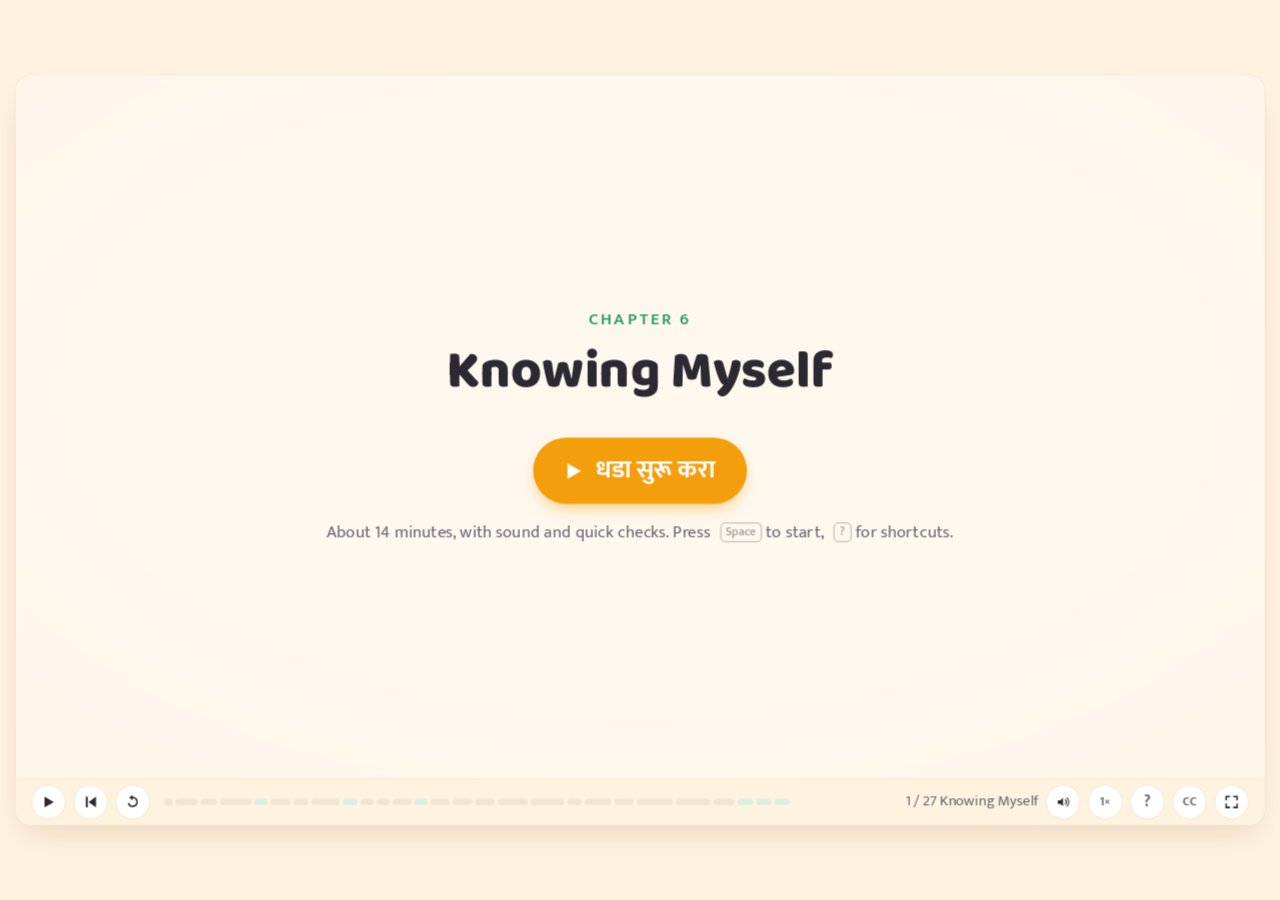
<file: demo/ch06/index.html>
<!doctype html>
<html lang="mr">
<head>
<meta charset="utf-8">
<meta name="viewport" content="width=device-width, initial-scale=1">
<title>६ · Knowing Myself</title>
<link rel="stylesheet" href="../lib/engine.css">
<link rel="expect" href="#bar" blocking="render">
</head>
<body>
<script src="../lib/engine.js"></script>
<script src="audio/mr/timings.js"></script>
<script>
'use strict';
const CHAPTER = { number: 6, title: 'Knowing Myself', minutes: 14, language: 'mr' };

/* ---------- palette roles ---------- */
const CORAL = '#e0524d', SKY = COL.whole, LIVE = COL.leaf, SAFF = COL.int, PLUM = COL.irr, DEAD = COL.stone, BARK = COL.bark;
const CORAL2 = '#fff1f0';   // pale coral card fill
const INK = '#2b2a33';
const GOLD = '#d8a03a';

/* ---------- text helpers (as in ch01 / ch03) ---------- */
const text = (p, str, x, y, t0, { size = 32, fill = COL.chalk, anchor = 'start', weight = 500, font = UI } = {}) => {
  const e = T(p, str, { x, y, size, fill, anchor, weight, font, o: 0 }); show(e, t0); return e;
};
const title = (p, str, t0 = .1, y = 120, fill = CORAL) => text(p, str, 800, y, t0, { size: 54, weight: 800, anchor: 'middle', font: HEAD, fill });
const note = (p, str, x, y, t0, fill = SAFF, size = 36, r = -3) => {
  const g = G(p, { x, y, o: 0, r }); T(g, str, { size, fill, font: SCRIPT, weight: 700, anchor: 'middle' }); show(g, t0); return g;
};
function label(p, str, x, y, t0, color = COL.chalk, size = 26) { return text(p, str, x, y, t0, { size, fill: color, anchor: 'middle', weight: 700 }); }
function bubble(p, str, x, y, t0, { w = 420, color = SAFF, size = 30, font = UI, fill = '#fff', tc = COL.chalk } = {}) {
  const g = G(p, { x, y, o: 0, s: .7 });
  mk('path', { d: `M${-w / 2} -40h${w}a16 16 0 0 1 16 16v56a16 16 0 0 1-16 16h${-w / 2 + 40}l-24 26v-26h${-w / 2 + 8}a16 16 0 0 1-16-16v-56a16 16 0 0 1 16-16z`, fill, stroke: color, 'stroke-width': 3 }, g);
  T(g, str, { y: 12, size, fill: tc, weight: 600, anchor: 'middle', font });
  pop(g, t0); return g;
}
function kcard(p, x, y, w, h, color, { o = 0, s = 1, fill = '#fff' } = {}) {
  const g = G(p, { x, y, o, s });
  mk('rect', { x: 0, y: 0, width: w, height: h, rx: 22, fill, stroke: COL.edge || '#f1e4d0', 'stroke-width': 2 }, g);
  mk('path', { d: `M22 0h-4a18 18 0 0 0-18 18v${h - 36}a18 18 0 0 0 18 18h4z`, fill: color }, g);
  return g;
}
// pill banner centred on (x,y)
function dwBanner(p, str, x, y, t0, { w = 760, color = CORAL, size = 40, fill = '#fff', sub } = {}) {
  const g = G(p, { x, y, o: 0, s: .8 });
  mk('rect', { x: -w / 2, y: -46, width: w, height: sub ? 120 : 92, rx: 46, fill, stroke: color, 'stroke-width': 3 }, g);
  T(g, str, { y: sub ? 2 : 14, size, fill: color, weight: 800, anchor: 'middle', font: HEAD });
  if (sub) T(g, sub, { y: 52, size: 26, fill: COL.dim, weight: 600, anchor: 'middle' });
  pop(g, t0); return g;
}
// word chip (rounded box) centred on (x,y)
function dwChip(p, str, x, y, color, { size = 32, w, h = 64, fill = '#fff', font = HEAD, tc } = {}) {
  const ww = w || Math.max(90, Math.round(str.length * size * .56) + 44);
  const g = G(p, { x, y, o: 0, s: .8 });
  g._rect = mk('rect', { x: -ww / 2, y: -h / 2, width: ww, height: h, rx: 16, fill, stroke: color, 'stroke-width': 3 }, g);
  T(g, str, { y: size * .36, size, fill: tc || color, weight: 800, anchor: 'middle', font });
  g._w = ww; return g;
}
const ground = (p, y = 700, t0 = .1, x0 = 80, x1 = 1520) => { const l = path(p, `M${x0} ${y}H${x1}`, { stroke: COL.soil, 'stroke-width': 6 }, { d: 0 }); draw(l, t0, 1); return l; };
// a stroked arrow from (x0,y0) to (x1,y1), drawn on
function dwArrow(p, x0, y0, x1, y1, t0, color = COL.dim, dur = .5) {
  const a = path(p, `M${x0} ${y0}L${x1} ${y1}`, { stroke: color, 'stroke-width': 5 }, { d: 0 }); draw(a, t0, dur);
  const ang = Math.atan2(y1 - y0, x1 - x0) * 180 / Math.PI;
  const h = mk('path', { d: 'M-16 -12L0 0L-16 12', stroke: color, 'stroke-width': 5, fill: 'none', 'stroke-linecap': 'round', 'stroke-linejoin': 'round' }, p);
  put(h, { x: x1, y: y1, r: ang, o: 0 }); show(h, t0 + dur, .2); return a;
}
// a ✗ cross over a point
function dwCross(p, x, y, t0, color = DEAD, r = 26) {
  const c = path(p, `M${x - r} ${y - r}L${x + r} ${y + r}M${x + r} ${y - r}L${x - r} ${y + r}`, { stroke: color, 'stroke-width': 7 }, { d: 0 }); draw(c, t0, .4); return c;
}
// a round icon badge with an emoji and a caption
function dwRound(p, emoji, cap, x, y, color, { r = 64, size = 50, capSize = 26, fill = '#fff' } = {}) {
  const g = G(p, { x, y, o: 0, s: .7 });
  g._ring = mk('circle', { r, fill, stroke: color, 'stroke-width': 4 }, g);
  T(g, emoji, { y: size * .36, size, anchor: 'middle' });
  if (cap) T(g, cap, { y: r + 36, size: capSize, fill: color, weight: 800, anchor: 'middle', font: HEAD });
  return g;
}
function dwBook(p, x, y, s = 1, color = SAFF) {
  const g = G(p, { x, y, s, o: 0 });
  mk('rect', { x: -40, y: -30, width: 80, height: 60, rx: 6, fill: color, stroke: BARK, 'stroke-width': 3 }, g);
  mk('path', { d: 'M0 -30v60', stroke: BARK, 'stroke-width': 3 }, g);
  mk('path', { d: 'M-30 -14h20M-30 0h20M10 -14h20M10 0h20', stroke: '#fff', 'stroke-width': 3, opacity: .7 }, g);
  return g;
}

/* ---------- drawn people (from ch01), around (0,0) on the baseline ---------- */
function boy(p, x, y, s = 1, shirt = SKY) {
  const g = G(p, { x, y, s, o: 0 });
  mk('rect', { x: -22, y: -120, width: 44, height: 70, rx: 14, fill: shirt }, g);
  mk('rect', { x: -20, y: -52, width: 17, height: 52, rx: 7, fill: '#6b4f3a' }, g); mk('rect', { x: 3, y: -52, width: 17, height: 52, rx: 7, fill: '#6b4f3a' }, g);
  mk('circle', { cx: 0, cy: -146, r: 30, fill: '#f1c7a0' }, g);
  mk('path', { d: 'M-30 -152q4-30 30-30q26 0 30 30q-18-10-30-6q-12-4-30 6z', fill: '#2b2a33' }, g);
  mk('circle', { cx: -10, cy: -148, r: 3.5, fill: COL.chalk }, g); mk('circle', { cx: 10, cy: -148, r: 3.5, fill: COL.chalk }, g);
  g._mouth = mk('path', { d: 'M-9 -134q9 8 18 0', stroke: COL.chalk, 'stroke-width': 2.5, fill: 'none', 'stroke-linecap': 'round' }, g);
  g._arms = mk('path', { d: 'M-22 -108l-18 30M22 -108l18 30', stroke: '#f1c7a0', 'stroke-width': 10, 'stroke-linecap': 'round' }, g);
  return g;
}
// a tiny classmate: head + body, varied hair / shirt; around (0,0) on the baseline
function kmKid(p, x, y, shirt, hair, s = 1) {
  const g = G(p, { x, y, s, o: 0 });
  mk('rect', { x: -16, y: -70, width: 32, height: 46, rx: 10, fill: shirt }, g);
  mk('circle', { cx: 0, cy: -88, r: 19, fill: '#f1c7a0' }, g);
  mk('path', { d: hair === 'long' ? 'M-20 -92q4-22 20-22q16 0 20 22v22h-6v-20q-14-6-28 0v20h-6z' : hair === 'curly' ? 'M-21 -90q0-26 21-26q21 0 21 26q-10-8-21-6q-11-2-21 6z' : 'M-19 -94q3-18 19-18q16 0 19 18q-10-6-19-4q-9-2-19 4z', fill: hair === 'brown' ? '#6b4f3a' : '#2b2a33' }, g);
  mk('circle', { cx: -6, cy: -88, r: 2.2, fill: INK }, g); mk('circle', { cx: 6, cy: -88, r: 2.2, fill: INK }, g);
  mk('path', { d: 'M-5 -80q5 5 10 0', stroke: INK, 'stroke-width': 1.8, fill: 'none', 'stroke-linecap': 'round' }, g);
  return g;
}
// an oval hand mirror: gold frame, pale glass; g._in is a clipped group inside the glass (±70 × ±100)
function kmMirror(p, x, y, s = 1) {
  const g = G(p, { x, y, s, o: 0 });
  mk('ellipse', { rx: 86, ry: 116, fill: GOLD }, g);
  mk('rect', { x: -14, y: 100, width: 28, height: 90, rx: 10, fill: GOLD }, g);
  mk('ellipse', { rx: 70, ry: 100, fill: '#dff1ff' }, g);
  const cid = 'kmclip' + (++kmMirror.n);
  const cp = mk('clipPath', { id: cid }, g); mk('ellipse', { rx: 70, ry: 100 }, cp);
  const wrap = mk('g', { 'clip-path': `url(#${cid})` }, g);
  g._in = G(wrap, {});
  mk('path', { d: 'M-40 -70q10-30 40-40', stroke: '#fff', 'stroke-width': 8, fill: 'none', 'stroke-linecap': 'round', opacity: .8 }, g);
  return g;
}
kmMirror.n = 0;
// a luggage-style name tag centred on (0,0): grey card with a hole and a string
function kmTag(p, str, x, y, color = DEAD, { w = 300, r = -6 } = {}) {
  const g = G(p, { x, y, o: 0, s: .8, r });
  mk('path', { d: `M${-w / 2} -30h${w - 40}l40 30l-40 30h${-(w - 40)}z`, fill: '#f3f4f6', stroke: color, 'stroke-width': 3, 'stroke-linejoin': 'round' }, g);
  mk('circle', { cx: w / 2 - 22, cy: 0, r: 6, fill: '#fff', stroke: color, 'stroke-width': 2 }, g);
  T(g, str, { x: -20, y: 9, size: 24, fill: INK, weight: 700, anchor: 'middle' });
  return g;
}
// a vertical meter: frame + fill from the bottom; g._fill scales with s (use tw(g._fill, {s: q}))
function kmBar(p, x, y, h, color, cap) {
  const g = G(p, { x, y, o: 0 });
  mk('rect', { x: -30, y: -h, width: 60, height: h, rx: 12, fill: '#fff', stroke: color, 'stroke-width': 3 }, g);
  // the fill grows from the bottom by tweening its height and y (a_height / a_y)
  g._fill = mk('rect', { x: -26, y: -4 - (h - 8) * .15, width: 52, height: (h - 8) * .15, rx: 10, fill: color }, g);
  g._h = h - 8;
  if (cap) T(g, cap, { y: 34, size: 24, fill: color, weight: 800, anchor: 'middle', font: HEAD });
  return g;
}
// set the meter to q (0..1) at t0
function kmBarTo(bar, q, t0, dur = .8) { const hh = bar._h * q; tw(bar._fill, { a_height: hh, a_y: -4 - hh }, t0, dur, io); }
// a rubber stamp impression, rotated
function kmStamp(p, str, x, y, color = DEAD) {
  const g = G(p, { x, y, o: 0, s: 1.6, r: -12 });
  mk('rect', { x: -150, y: -40, width: 300, height: 80, rx: 12, fill: 'none', stroke: color, 'stroke-width': 6 }, g);
  T(g, str, { y: 12, size: 34, fill: color, weight: 800, anchor: 'middle', font: HEAD });
  return g;
}
// a ₹100 note lying on the ground
function kmNote(p, x, y, s = 1) {
  const g = G(p, { x, y, s, o: 0, r: -8 });
  mk('rect', { x: -60, y: -28, width: 120, height: 56, rx: 6, fill: '#c7b3e0', stroke: PLUM, 'stroke-width': 2 }, g);
  mk('circle', { cx: -30, cy: 0, r: 14, fill: '#fff', opacity: .8 }, g);
  T(g, '₹100', { x: 18, y: 9, size: 24, fill: PLUM, weight: 800, anchor: 'middle', font: HEAD });
  return g;
}
// a sprout with `n` leaves (0..3) — stage of growth
function kmPlant(p, x, y, stage = 0, s = 1) {
  const g = G(p, { x, y, s, o: 0 });
  mk('path', { d: 'M-60 0q0-30 30-30h60q30 0 30 30z', fill: '#c69c6d' }, g);
  const st = mk('path', { d: `M0 -28v${-20 - stage * 40}`, stroke: LIVE, 'stroke-width': 6, 'stroke-linecap': 'round' }, g);
  for (let i = 0; i < stage; i++) { const yy = -50 - i * 40, dir = i % 2 ? 1 : -1; mk('path', { d: `M0 ${yy}q${dir * 20} -30 ${dir * 44} -14q-20 24-44 14z`, fill: i === stage - 1 ? COL.leaf2 : LIVE }, g); }
  if (stage >= 3) mk('circle', { cx: 0, cy: -180, r: 10, fill: COL.sun }, g);
  return g;
}
// a checkbox row: box + text, left-aligned at x; g._box is the box, g._tick the hidden tick
function kmCheck(p, str, x, y, color = CORAL, { size = 26, tc = COL.chalk } = {}) {
  const g = G(p, { x, y, o: 0 });
  g._box = mk('rect', { x: 0, y: -18, width: 36, height: 36, rx: 8, fill: '#fff', stroke: color, 'stroke-width': 3 }, g);
  g._tick = mk('path', { d: 'M8 0l10 10l14 -20', stroke: color, 'stroke-width': 5, fill: 'none', 'stroke-linecap': 'round', 'stroke-linejoin': 'round' }, g); put(g._tick, { o: 0 });
  T(g, str, { x: 54, y: 9, size, fill: tc, weight: 600 });
  return g;
}
// a profile head (silhouette) with a brain shape inside; g._brain
function kmHead(p, x, y, s = 1, color = CORAL) {
  const g = G(p, { x, y, s, o: 0 });
  mk('path', { d: 'M-20 120v-40q-70-10-80-80q-10-90 70-110q90-10 120 60q20 40-10 90l20 50l-40 10v20z', fill: '#f1c7a0', stroke: BARK, 'stroke-width': 3, 'stroke-linejoin': 'round' }, g);
  g._brain = mk('path', { d: 'M-30 -50q-30 0-30 30q0 30 30 30q10 20 40 10q30 10 40-20q20-30-10-50q-20-20-50-5q-10-5-20 5z', fill: '#ffd1cf', stroke: color, 'stroke-width': 4 }, g);
  mk('path', { d: 'M-20 -30q20 10 10 40M10 -40q10 20 30 20', stroke: color, 'stroke-width': 3, fill: 'none', 'stroke-linecap': 'round' }, g);
  return g;
}
// a magnifying lens around (0,0)
function kmLens(p, x, y, s = 1) {
  const g = G(p, { x, y, s, o: 0 });
  mk('circle', { r: 60, fill: '#fff', 'fill-opacity': .3, stroke: INK, 'stroke-width': 6 }, g);
  mk('path', { d: 'M42 42l40 40', stroke: INK, 'stroke-width': 8, 'stroke-linecap': 'round' }, g);
  return g;
}

/* ---------- beats ---------- */
const BEATS = [
  ['intro', 'Knowing Myself', (m, D) => {
    const p = panel(0);
    const bg = mk('rect', { x: 0, y: 0, width: 1600, height: 900, fill: CORAL2 }, p); put(bg, { o: 0 }); tw(bg, { o: 1 }, 0, 1);
    const g = G(p, { o: 0, y: 24 });
    T(g, 'नवयान · एकक २ · धडा ६ · Life Skills', { x: 800, y: 250, size: 26, fill: SAFF, weight: 700, anchor: 'middle' });
    T(g, 'Knowing Myself', { x: 800, y: 420, size: 120, fill: CORAL, weight: 800, anchor: 'middle', font: HEAD });
    tw(g, { o: 1, y: 0 }, .3, 1.1, out);
    const mr = kmMirror(p, 250, 420, 1.1); const rb = boy(mr._in, 0, 100, .85); put(rb, { o: 1 }); pop(mr, .6);
    const b = boy(p, 1330, 640, 1.25); show(b, .9, .5);
    ['💭', '❤', '⭐'].forEach((e, i) => { const r = dwRound(p, e, '', 1180 + i * 110, 300 + (i % 2) * -40, CORAL, { r: 40, size: 34 }); pop(r, 1.1 + i * .2); });
    text(p, 'मी स्वतःला किती ओळखतो?', 800, 560, m('sub'), { size: 40, fill: COL.dim, anchor: 'middle', font: SCRIPT, weight: 700 });
  }],

  ['who', 'मी कोण आहे?', (m) => {
    const p = panel(0);
    title(p, 'मी कोण आहे?', .1, 100, CORAL);
    ['Numbers', 'Society'].forEach((s, i) => { const c = dwChip(p, s, 300 + i * 260, 180, [SAFF, SKY][i], { size: 28, h: 54 }); pop(c, .4 + i * 1.4); });
    const q = dwChip(p, 'मी स्वतःला किती ओळखतो?', 1150, 180, CORAL, { size: 30, h: 60, fill: CORAL2 }); pop(q, 3.6);
    ground(p, 760, .2, 80, 820);
    const b = boy(p, 300, 760, 1.2); show(b, .3, .5);
    const mr = kmMirror(p, 580, 560, 1.3); const rb = boy(mr._in, 0, 110, .95); put(rb, { o: 1 }); pop(mr, m('mirror'));
    const look = path(p, 'M340 586q80-30 160-10', { stroke: COL.faint, 'stroke-width': 4, 'stroke-dasharray': '10 10' }, { d: 0 }); draw(look, m('mirror', .4), .5);
    const qs = [['name', 'तुमचं नाव?'], ['village', 'तुमचं गाव?'], ['like', 'तुम्हाला काय आवडतं?'], ['good', 'कशात चांगलं वाटतं?'], ['hard', 'कशात अडचण येते?'], ['fear', 'कशाची भीती वाटते?'], ['dream', 'तुमचं स्वप्न काय आहे?']];
    qs.forEach(([mark, s], i) => {
      const c = dwChip(p, s, 1150, 270 + i * 70, i < 4 ? CORAL : i === 6 ? SAFF : DEAD, { size: 28, h: 56, w: 560, fill: '#fff', tc: COL.chalk }); pop(c, m(mark));
    });
    dwBanner(p, 'हीच सुरुवात आहे— स्वतःला ओळखण्याची.', 800, 840, m('start'), { w: 900, size: 36 });
  }],

  ['meaning', 'Knowing Myself म्हणजे काय?', (m) => {
    const p = panel(0);
    title(p, 'Knowing Myself म्हणजे काय?', .1, 100, CORAL);
    dwBanner(p, 'Knowing Myself = स्वतःला ओळखणे', 800, 200, m('mean'), { w: 800, size: 38 });
    // left: knowing everything — a long ticked list, crossed out
    const c1 = kcard(p, 120, 290, 620, 300, DEAD); tw(c1, { o: 1 }, m('not'), .4);
    T(c1, 'स्वतःबद्दल प्रत्येक गोष्ट माहीत?', { x: 310, y: 56, size: 30, fill: DEAD, weight: 800, anchor: 'middle', font: HEAD });
    for (let i = 0; i < 8; i++) { const r = mk('rect', { x: 60 + (i % 2) * 280, y: 90 + Math.floor(i / 2) * 44, width: 220, height: 20, rx: 10, fill: '#e5e7eb' }, c1); put(r, { o: 0 }); show(r, m('not', .3 + i * .08), .2); }
    dwCross(p, 430, 440, m('not', 1.4), DEAD, 70);
    T(c1, 'असा अर्थ नाही', { x: 310, y: 280, size: 26, fill: DEAD, weight: 700, anchor: 'middle' });
    // right: learning to ask yourself questions
    const c2 = kcard(p, 860, 290, 620, 300, CORAL); tw(c2, { o: 1 }, m('ask'), .4);
    T(c2, 'स्वतःला प्रश्न विचारायला शिकणं', { x: 310, y: 56, size: 30, fill: CORAL, weight: 800, anchor: 'middle', font: HEAD });
    const b = boy(c2, 160, 280, .8); show(b, m('ask', .2), .3);
    const qm = T(c2, '?', { x: 400, y: 210, size: 120, fill: CORAL, weight: 800, anchor: 'middle', font: HEAD, o: 0, s: .5 }); pop(qm, m('ask', .4)); pulse(qm, m('ask', 1), 1.15);
    [['q1', 'मला काय आवडतं?'], ['q2', 'मला काय जमतं?'], ['q3', 'मला कुठे सुधारायचं आहे?']].forEach(([mark, s], i) => {
      const c = dwChip(p, s, 320 + i * 480, 680, CORAL, { size: 32, h: 70, w: 440, fill: CORAL2 }); pop(c, m(mark));
    });
    note(p, 'तीन प्रश्न— प्रत्येक दिवशी विचारता येतात', 800, 790, m('q3', 1.4), SAFF, 30, 0);
  }],

  ['different', 'प्रत्येक व्यक्ती वेगळी असते', (m) => {
    const p = panel(0);
    title(p, 'प्रत्येक व्यक्ती वेगळी असते', .1, 100, CORAL);
    // the classroom: 30 kids in 5 rows of 6
    const room = G(p, { o: 0 });
    mk('rect', { x: 80, y: 160, width: 920, height: 560, rx: 16, fill: '#fffaf2', stroke: BARK, 'stroke-width': 4 }, room);
    mk('rect', { x: 320, y: 180, width: 440, height: 70, rx: 8, fill: '#1f3b2f', stroke: BARK, 'stroke-width': 4 }, room);
    T(room, 'वर्ग · ३० विद्यार्थी', { x: 540, y: 226, size: 28, fill: '#fff', weight: 800, anchor: 'middle', font: HEAD });
    show(room, .4, .4);
    const shirts = [SKY, CORAL, SAFF, LIVE, PLUM, '#f472b6', '#14b8a6', '#fb923c'], hairs = ['short', 'long', 'curly', 'brown'];
    const kids = [];
    for (let i = 0; i < 30; i++) {
      const r = Math.floor(i / 6), c = i % 6;
      const k = kmKid(p, 190 + c * 140, 370 + r * 80, shirts[(i * 5 + r) % 8], hairs[(i * 3 + r) % 4], .75); kids.push(k); show(k, m('class', .3 + i * .04), .25);
    }
    [2, 9, 15, 20, 27].forEach((i, j) => pulse(kids[i], m('look', j * .3), 1.25));
    // what each one likes: a bubble over a chosen kid
    [['draw', 1, '🎨 drawing'], ['cricket', 10, '🏏 cricket'], ['maths', 16, '➗ Maths'], ['read', 21, '📖 गोष्टी'], ['talk', 25, '💬 बोलणं'], ['quiet', 5, '🤔 विचार']].forEach(([mark, i, s]) => {
      const k = kids[i], x = 190 + (i % 6) * 140, y = 370 + Math.floor(i / 6) * 80;
      bubble(p, s, x, y - 110, m(mark), { w: 170, color: CORAL, size: 24, font: HEAD }); pulse(k, m(mark, .2), 1.3);
    });
    dwBanner(p, 'प्रत्येकाची स्वतःची एक वेगळी रचना', 540, 790, m('own'), { w: 760, size: 34 });
    // and you? — interests column on the right
    const yc = kcard(p, 1060, 160, 460, 640, CORAL); tw(yc, { o: 1 }, m('you'), .4);
    T(yc, 'आणि तुम्ही?', { x: 230, y: 56, size: 34, fill: CORAL, weight: 800, anchor: 'middle', font: HEAD });
    T(yc, 'मोकळ्या वेळेत काय आवडतं?', { x: 230, y: 94, size: 24, fill: COL.dim, weight: 700, anchor: 'middle' });
    [['🎨', 'Drawing?'], ['⚽', 'खेळ?'], ['📚', 'Reading?'], ['🎵', 'Music?'], ['🌱', 'झाडांची काळजी?']].forEach(([e, s], i) => {
      const g = G(yc, { x: 60, y: 150 + i * 86, o: 0, s: .8 });
      mk('circle', { cx: 30, cy: 0, r: 30, fill: CORAL2, stroke: CORAL, 'stroke-width': 3 }, g); T(g, e, { x: 30, y: 11, size: 30, anchor: 'middle' });
      T(g, s, { x: 84, y: 10, size: 28, fill: COL.chalk, weight: 700 });
      pop(g, m('you', 2.6 + i * .9));
    });
    note(p, 'आज आवडींची छोटी यादी करा', 1290, 600 + 170, m('list'), SAFF, 28, -3);
  }],

  ['q1', 'छोटी तपासणी', () => { panel(0); }, { ask: done => quiz({ x: 300, y: 180, w: 1000, cls: 'side', maxH: 540 }, [{
    id: 'c-meaning', prompt: ['Knowing Myself म्हणजे काय?'],
    build: choice([
      ['स्वतःबद्दल प्रत्येक गोष्ट माहीत असणं.'],
      ['स्वतःला प्रश्न विचारायला शिकणं— मला काय आवडतं? काय जमतं? कुठे सुधारायचं?'],
      ['फक्त स्वतःचं नाव आणि गाव माहीत असणं.'],
      ['इतरांपेक्षा चांगलं असणं.'],
    ], 1, 'बरोबर! Knowing Myself म्हणजे स्वतःला प्रश्न विचारायला शिकणं. हीच सुरुवात.', [
      'पुस्तक म्हणतं— याचा अर्थ प्रत्येक गोष्ट माहीत असणं नाही. तर प्रश्न विचारायला शिकणं.',
      null,
      'नाव आणि गाव ही सुरुवात आहे. पण आवड, ताकद, भीती, स्वप्न— हेही स्वतःला ओळखणं.',
      'तुलना नाही. स्वतःला ओळखणं म्हणजे स्वतःकडे पाहणं, इतरांकडे नाही.',
    ]),
  }], done, 'छोटी तपासणी') }],

  ['ability', 'Interest आणि Ability एकच नाही', (m) => {
    const p = panel(0);
    title(p, 'Interest आणि Ability एकच नाही', .1, 100, CORAL);
    // left: interest — the boy loves cricket (a heart)
    const c1 = kcard(p, 120, 170, 560, 400, CORAL); tw(c1, { o: 1 }, .5, .4);
    T(c1, 'Interest — आवड', { x: 280, y: 56, size: 34, fill: CORAL, weight: 800, anchor: 'middle', font: HEAD });
    const b = boy(c1, 180, 370, 1); show(b, m('like', .2), .3);
    const bat = mk('path', { d: 'M230 300l40 -70', stroke: BARK, 'stroke-width': 14, 'stroke-linecap': 'round' }, c1); put(bat, { o: 0 }); show(bat, m('like', .3));
    const ht = G(c1, { x: 400, y: 200, o: 0, s: .5 }); mk('path', { d: 'M0 40q-70-50-70-90a35 35 0 0 1 70-20a35 35 0 0 1 70 20q0 40-70 90z', fill: CORAL }, ht); T(ht, 'cricket', { y: 84, size: 26, fill: CORAL, weight: 800, anchor: 'middle', font: HEAD });
    pop(ht, m('like', .5)); pulse(ht, m('like', 1.2), 1.2);
    // right: ability — a meter, low at first
    const c2 = kcard(p, 920, 170, 560, 400, SKY); tw(c2, { o: 1 }, m('like', .9), .4);
    T(c2, 'Ability — क्षमता', { x: 280, y: 56, size: 34, fill: SKY, weight: 800, anchor: 'middle', font: HEAD });
    const bar = kmBar(c2, 420, 350, 240, SKY, 'आज'); show(bar, m('like', 1.1), .3);
    const lo = T(c2, 'लगेच चांगली जमेलच असं नाही', { x: 200, y: 200, size: 24, fill: COL.dim, weight: 700, anchor: 'middle', o: 0 }); show(lo, m('like', 1.6));
    const nv = T(c2, 'आज जमत नाही ≠ कधीच नाही', { x: 200, y: 250, size: 24, fill: SKY, weight: 800, anchor: 'middle', o: 0 }); show(nv, m('today', .6));
    // practice: ticks appear and the meter climbs
    [0, 1, 2, 3, 4].forEach(i => { const t = T(c2, '✓ practice', { x: 70 + (i % 2) * 150, y: 300 + Math.floor(i / 2) * 34, size: 22, fill: LIVE, weight: 800, font: HEAD, o: 0 }); show(t, m('practice', .3 + i * .25)); });
    kmBarTo(bar, .85, m('practice', .6), 1.8);
    const up = T(c2, 'ability ↑', { x: 420, y: 90, size: 26, fill: LIVE, weight: 800, anchor: 'middle', font: HEAD, o: 0 }); show(up, m('practice', 1.8));
    // the two sentences
    const nb = bubble(p, '“मला जमत नाही.”', 400, 700, m('not'), { w: 420, color: DEAD, size: 32, tc: DEAD });
    const yb = G(p, { x: 1200, y: 700, o: 0, s: .7 });
    mk('path', { d: 'M-260 -40h520a16 16 0 0 1 16 16v56a16 16 0 0 1-16 16h-220l-24 26v-26h-252a16 16 0 0 1-16-16v-56a16 16 0 0 1 16-16z', fill: CORAL2, stroke: CORAL, 'stroke-width': 3 }, yb);
    T(yb, '“मला', { x: -150, y: 12, size: 32, fill: COL.chalk, weight: 600, anchor: 'start' });
    const aj = T(yb, 'अजून', { x: -10, y: 14, size: 40, fill: CORAL, weight: 800, anchor: 'middle', font: HEAD });
    T(yb, 'जमत नाही.”', { x: 50, y: 12, size: 32, fill: COL.chalk, weight: 600, anchor: 'start' });
    pop(yb, m('yet')); pulse(aj, m('yet', 2.4), 1.3);
    dwArrow(p, 640, 700, 900, 700, m('yet', -.2), CORAL, .4);
    note(p, 'हा छोटासा फरक खूप मोठा असतो', 800, 830, m('big'), SAFF, 34, 0);
  }],

  ['strength', 'Strength — माझी ताकद', (m) => {
    const p = panel(0);
    title(p, 'Strength — माझी ताकद', .1, 100, CORAL);
    const arm = dwRound(p, '💪', 'प्रत्येकाकडे काही ना काही', 300, 330, CORAL, { r: 90, size: 80, capSize: 26 }); pop(arm, .5);
    [['s1', '👂', 'कोणी चांगलं ऐकतो.'], ['s2', '🧘', 'कोणी शांतपणे काम करतो.'], ['s3', '⚡', 'कोणी पटकन शिकतो.'], ['s4', '🤝', 'कोणी इतरांना मदत करतो.'], ['s5', '🙋', 'कोणी प्रश्न विचारायला घाबरत नाही.']].forEach(([mark, e, s], i) => {
      const g = kcard(p, 580, 170 + i * 96, 900, 80, CORAL, { fill: i % 2 ? '#fff' : CORAL2 }); tw(g, { o: 1, x: 580 }, m(mark), .4); put(g, { x: 620 });
      T(g, e, { x: 60, y: 52, size: 36, anchor: 'middle' });
      T(g, s, { x: 110, y: 52, size: 30, fill: COL.chalk, weight: 700 });
    });
    // marks sheet — strength is not only there
    const sh = G(p, { x: 300, y: 640, o: 0, s: .8 });
    mk('rect', { x: -90, y: -110, width: 180, height: 220, rx: 8, fill: '#fff', stroke: DEAD, 'stroke-width': 3 }, sh);
    T(sh, 'Marks', { y: -70, size: 24, fill: DEAD, weight: 800, anchor: 'middle', font: HEAD });
    [0, 1, 2, 3].forEach(i => { mk('rect', { x: -70, y: -46 + i * 30, width: 90, height: 10, rx: 5, fill: '#e5e7eb' }, sh); T(sh, ['72', '58', '81', '66'][i], { x: 60, y: -36 + i * 30, size: 20, fill: DEAD, weight: 700, anchor: 'middle' }); });
    pop(sh, m('marks'));
    const arrow = dwArrow(p, 410, 640, 560, 640, m('marks', .6), CORAL, .4);
    text(p, 'फक्त इथे नाही →', 410, 610, m('marks', .3), { size: 24, fill: DEAD, anchor: 'start', weight: 700 });
    dwBanner(p, 'तुमची ताकद फक्त marks मध्ये नसते.', 1030, 760, m('marks', .9), { w: 760, size: 36 });
  }],

  ['weakness', 'Weakness म्हणजे काय?', (m) => {
    const p = panel(0);
    title(p, 'Weakness म्हणजे काय?', .1, 100, CORAL);
    text(p, 'काही गोष्टी आपल्याला कठीण जातात. कदाचित—', 420, 170, .5, { size: 28, fill: COL.dim, anchor: 'middle', weight: 700 });
    const rows = [['w1', 'लवकर राग येतो.'], ['w2', 'काम पुढे ढकलतो.'], ['w3', 'लोकांसमोर बोलायला भीती वाटते.'], ['w4', 'अभ्यासात लक्ष लागत नाही.'], ['w5', 'चूक झाली की निराश होतो.']].map(([mark, s], i) => {
      const c = dwChip(p, s, 420, 230 + i * 62, DEAD, { size: 26, h: 50, w: 600, fill: '#f3f4f6', tc: COL.chalk }); pop(c, m(mark)); return c;
    });
    // they are "things to improve": chips turn coral
    rows.forEach((c, i) => { tw(c._rect, { c_stroke: CORAL, c_fill: CORAL2 }, m('improve', .2 + i * .12), .4); });
    const wr = dwRound(p, '🔧', 'सुधारण्याच्या गोष्टी', 900, 300, CORAL, { r: 70, size: 60, capSize: 26 }); pop(wr, m('improve'));
    // a permanent stamp? no — it can be improved
    const st = kmStamp(p, 'कायमचा शिक्का', 1300, 270, DEAD); tw(st, { o: 1, s: 1 }, m('stamp'), .35, back);
    dwCross(p, 1300, 270, m('stamp', 1.2), CORAL, 60);
    const fx1 = dwChip(p, 'ती सुधारता येते ✓', 1300, 420, LIVE, { size: 30, h: 64, w: 360, fill: '#e9f8ee' }); pop(fx1, m('fix'));
    // two lists for the notebook
    const nb = kcard(p, 120, 560, 1360, 300, CORAL); tw(nb, { o: 1 }, m('honest'), .4);
    T(nb, 'माझ्या ताकदी', { x: 60, y: 54, size: 30, fill: CORAL, weight: 800, font: HEAD });
    T(nb, 'मला सुधारायच्या गोष्टी', { x: 720, y: 54, size: 30, fill: SKY, weight: 800, font: HEAD });
    for (let i = 0; i < 3; i++) { [60, 720].forEach((x, j) => { const l = path(nb, `M${x} ${100 + i * 46}H${x + 580}`, { stroke: j ? '#bfdbfe' : '#fecaca', 'stroke-width': 3 }, { d: 0 }); draw(l, m('honest', .4 + i * .15 + j * .08), .3); }); }
    const hn = note(p, 'स्वतःशी प्रामाणिक रहा. इथे योग्य किंवा चुकीचं उत्तर नाही.', 800, 830, m('honest', 5.6), SAFF, 30, 0);
  }],

  ['q2', 'छोटी तपासणी', () => { panel(0); }, { ask: done => quiz({ x: 300, y: 180, w: 1000, cls: 'side', maxH: 540 }, [{
    id: 'c-yet', prompt: ['“मला जमत नाही.” याऐवजी काय म्हणावं?'],
    build: choice([
      ['“मला कधीच जमणार नाही.”'],
      ['“मला सगळं जमतं.”'],
      ['“मला अजून जमत नाही.”'],
      ['“मला ते आवडत नाही.”'],
    ], 2, 'बरोबर! “अजून” हा छोटासा शब्द— practice मुळे ability वाढू शकते, हे सांगतो.', [
      'आज जमत नाही म्हणजे कधीच जमणार नाही असं नाही. Practice मुळे ability वाढते.',
      'स्वतःशी प्रामाणिक रहा. सगळं जमतं असं नाही— पण शिकता येतं.',
      null,
      'आवड आणि क्षमता वेगळ्या. प्रश्न जमण्याचा आहे— “अजून” जमत नाही.',
    ]),
  }], done, 'छोटी तपासणी') }],

  ['aware', 'Self-Awareness — स्वतःची जाणीव', (m) => {
    const p = panel(0);
    title(p, 'Self-Awareness — स्वतःची जाणीव', .1, 100, CORAL);
    const hd = kmHead(p, 560, 440, 1.3); show(hd, .3, .5);
    const orbit = [['think', '💭', 'विचार', 300, 260], ['feel', '❤', 'भावना', 300, 560], ['habit', '🔁', 'सवयी', 900, 260], ['strong', '💪', 'ताकद', 900, 560]];
    orbit.forEach(([mark, e, cap, x, y]) => {
      const r = dwRound(p, e, cap, x, y, CORAL, { r: 60, size: 48, capSize: 26 }); pop(r, m(mark));
      const ln = path(p, `M${x < 560 ? x + 60 : x - 60} ${y}L${560 + (x < 560 ? -40 : 40)} ${440 + (y < 440 ? -40 : 30)}`, { stroke: CORAL, 'stroke-width': 4, 'stroke-dasharray': '10 8' }, { d: 0 }); draw(ln, m(mark, .3), .4);
      pulse(hd._brain, m(mark, .5), 1.12);
    });
    dwBanner(p, 'Self-Awareness', 1250, 360, m('name'), { w: 500, size: 44, sub: 'स्वतःची जाणीव' });
    const ls = dwChip(p, 'एक मोठी Life Skill', 1250, 520, LIVE, { size: 32, h: 70, w: 420, fill: '#e9f8ee' }); pop(ls, m('skill'));
    note(p, 'विचार · भावना · सवयी · ताकद — यांची जाणीव', 800, 790, m('skill', 1.2), SAFF, 30, 0);
  }],

  ['feelings', 'आपल्या भावना ओळखणे', (m) => {
    const p = panel(0);
    title(p, 'आपल्या भावना ओळखणे', .1, 100, CORAL);
    const faces = [['joy', '😄', 'आनंद'], ['anger', '😠', 'राग'], ['fear', '😨', 'भीती'], ['sad', '😢', 'दुःख'], ['nice', '🤩', 'छान वाटतं']];
    S.faces = faces.map(([mark, e, cap], i) => {
      const r = dwRound(p, e, cap, 200 + i * 300, 400, CORAL, { r: 90, size: 96, capSize: 30 }); pop(r, m(mark)); pulse(r, m(mark, .5), 1.1); return r;
    });
    dwBanner(p, 'या सगळ्या भावना आहेत.', 800, 680, m('all'), { w: 760, size: 40, sub: 'त्यांना ओळखणं महत्त्वाचं.' });
  }],

  ['orders', 'भावना म्हणजे आदेश नाहीत', (m) => {
    const p = panel(0);
    title(p, 'भावना म्हणजे आदेश नाहीत', .1, 100, CORAL);
    const row = (y, markQ, markA, e, q, a, strong) => {
      const f = dwRound(p, e, '', 170, y, CORAL, { r: 46, size: 48 }); pop(f, m(markQ));
      dwArrow(p, 230, y, 300, y, m(markQ, .2), COL.dim, .3);
      const qc = dwChip(p, q, 560, y, DEAD, { size: 28, h: 60, w: 480, fill: '#f3f4f6', tc: COL.chalk }); pop(qc, m(markQ, .4));
      dwCross(p, 860, y, m(markA), CORAL, strong ? 22 : 16);
      const ac = dwChip(p, a, 1070, y, CORAL, { size: 30, h: 60, w: 300, fill: CORAL2 }); pop(ac, m(markA, .2));
    };
    row(200, 'shout', 'no1', '😠', 'लगेच ओरडायचं?', 'नाही.', true);
    row(300, 'run', 'no2', '😨', 'लगेच पळायचं?', 'नेहमीच नाही.', false);
    row(400, 'thought', 'no3', '💭', 'विचार आला = खरा?', 'नाही.', true);
    // the three steps
    const steps = [['stop', '✋', 'थांबा'], ['think', '🤔', 'विचार करा'], ['act', '✅', 'मग कृती']];
    steps.forEach(([mark, e, cap], i) => {
      const x = 400 + i * 400;
      const r = dwRound(p, e, cap, x, 600, LIVE, { r: 64, size: 56, capSize: 28 }); pop(r, m(mark));
      if (i) dwArrow(p, x - 320, 600, x - 80, 600, m(mark, -.2), LIVE, .4);
    });
    dwBanner(p, 'हीच emotional control ची सुरुवात आहे.', 800, 810, m('ec'), { w: 900, size: 36 });
  }],

  ['q3', 'छोटी तपासणी', () => { panel(0); }, { ask: done => quiz({ x: 300, y: 180, w: 1000, cls: 'side', maxH: 540 }, [{
    id: 'c-anger', prompt: ['राग आला, तर काय करावं?'],
    build: choice([
      ['लगेच ओरडायचं— राग आला म्हणजे आदेशच.'],
      ['थांबायचं, विचार करायचा, आणि मग कृती करायची.'],
      ['राग ही वाईट भावना आहे, ती कधीच येऊ द्यायची नाही.'],
      ['लगेच तिथून पळून जायचं.'],
    ], 1, 'बरोबर! भावना म्हणजे आदेश नाहीत. थांबा → विचार करा → कृती. हीच emotional control ची सुरुवात.', [
      'भावना म्हणजे आदेश नाहीत. राग आला म्हणजे लगेच ओरडायचं? नाही.',
      null,
      'राग ही एक भावना आहे; ती ओळखणं महत्त्वाचं. प्रश्न आहे— तिच्यावर लगेच कृती करायची का?',
      'भीती वाटली म्हणजे लगेच पळायचं? नेहमीच नाही. आधी थांबा, विचार करा.',
    ]),
  }], done, 'छोटी तपासणी') }],

  ['habits', 'माझ्या सवयी', (m) => {
    const p = panel(0);
    title(p, 'माझ्या सवयी', .1, 100, CORAL);
    const big = dwChip(p, 'मोठे निर्णय', 300, 200, DEAD, { size: 34, h: 80, w: 360, fill: '#f3f4f6' }); pop(big, .5);
    text(p, 'फक्त यांनीच आयुष्य बनत नाही', 300, 268, m('big', .5), { size: 24, fill: DEAD, anchor: 'middle', weight: 700 });
    text(p, 'छोट्या सवयीही महत्त्वाच्या', 300, 330, m('small'), { size: 30, fill: CORAL, anchor: 'middle', weight: 800, font: HEAD });
    [['h1', '⏰', 'वेळेवर उठणं'], ['h2', '📚', 'पुस्तक जागेवर ठेवणं'], ['h3', '📖', 'दररोज थोडं वाचणं'], ['h4', '✅', 'काम पूर्ण करणं'], ['h5', '👂', 'इतरांचं ऐकणं'], ['h6', '📵', 'मोबाईलला मर्यादा']].forEach(([mark, e, s], i) => {
      const g = G(p, { x: 90 + (i % 2) * 300, y: 400 + Math.floor(i / 2) * 80, o: 0, s: .8 });
      mk('rect', { x: 0, y: -30, width: 280, height: 60, rx: 14, fill: CORAL2, stroke: CORAL, 'stroke-width': 3 }, g);
      T(g, e, { x: 34, y: 11, size: 30, anchor: 'middle' }); T(g, s, { x: 66, y: 9, size: 23, fill: COL.chalk, weight: 700 });
      pop(g, m(mark));
    });
    // a month of small ticks, and a plant that grows
    const cal = kcard(p, 760, 180, 440, 400, LIVE); tw(cal, { o: 1 }, m('daily'), .4);
    T(cal, 'रोज एक छोटी सवय', { x: 220, y: 50, size: 28, fill: LIVE, weight: 800, anchor: 'middle', font: HEAD });
    for (let i = 0; i < 28; i++) {
      const x = 50 + (i % 7) * 52, y = 90 + Math.floor(i / 7) * 60;
      mk('rect', { x, y, width: 44, height: 48, rx: 8, fill: '#f8fafc', stroke: '#e5e7eb', 'stroke-width': 2 }, cal);
      const tk = T(cal, '✓', { x: x + 22, y: y + 34, size: 28, fill: LIVE, weight: 800, anchor: 'middle', o: 0 }); show(tk, m('daily', .6 + i * .07), .1);
    }
    const months = ['महिना १', 'महिना २', 'महिना ३'];
    months.forEach((s, i) => {
      const pl = kmPlant(p, 1300, 560, i + 1, 1); show(pl, m('months', i * .9), .3); if (i < 2) hide(pl, m('months', (i + 1) * .9), .2);
      const t = T(p, s, { x: 1300, y: 620, size: 24, fill: LIVE, weight: 800, anchor: 'middle', font: HEAD, o: 0 }); show(t, m('months', i * .9)); if (i < 2) hide(t, m('months', (i + 1) * .9), .1);
    });
    const seed = kmPlant(p, 1300, 560, 0, 1); show(seed, m('daily'), .3); hide(seed, m('months'), .2);
    dwBanner(p, 'काही महिन्यांनी मोठा बदल', 1000, 700, m('months', 2.4), { w: 640, size: 36 });
    note(p, 'छोटी सवय × रोज = मोठा बदल', 800, 830, m('months', 3.2), SAFF, 32, 0);
  }],

  ['selftalk', 'आपण स्वतःशी कसे बोलतो?', (m) => {
    const p = panel(0);
    title(p, 'आपण स्वतःशी कसे बोलतो?', .1, 100, CORAL);
    ground(p, 760, .2, 600, 1000);
    const b = boy(p, 800, 760, 1.3); show(b, .3, .5);
    text(p, 'कधी आपण स्वतःशीच म्हणतो—', 330, 190, m('some'), { size: 26, fill: DEAD, anchor: 'middle', weight: 700 });
    const neg = [['n1', '“मी काहीच करू शकत नाही.”'], ['n2', '“मी इतरांपेक्षा कमी आहे.”'], ['n3', '“माझ्याकडून होणार नाही.”']].map(([mark, s], i) => {
      const bb = bubble(p, s, 330, 280 + i * 130, m(mark), { w: 460, color: DEAD, size: 28, tc: DEAD, fill: '#f3f4f6' }); return bb;
    });
    put(b._mouth, { o: 1 });
    const sad = mk('path', { d: 'M-9 -130q9 -8 18 0', stroke: COL.chalk, 'stroke-width': 2.5, fill: 'none', 'stroke-linecap': 'round' }, b); put(sad, { o: 0 });
    show(sad, m('n1'), .2); tw(b._mouth, { o: 0 }, m('n1'), .2);
    const hand = dwRound(p, '✋', 'थांबा.', 800, 330, CORAL, { r: 70, size: 64, capSize: 32 }); pop(hand, m('stop')); pulse(hand, m('stop', .4), 1.15);
    neg.forEach((bb, i) => tw(bb, { o: .3, s: .9 }, m('instead', i * .1), .4));
    text(p, 'त्याऐवजी प्रयत्न करा—', 1270, 190, m('instead'), { size: 26, fill: LIVE, anchor: 'middle', weight: 700 });
    [['p1', '“मी शिकू शकतो.”'], ['p2', '“मी प्रयत्न करू शकतो.”'], ['p3', '“माझ्यात सुधारण्याची क्षमता आहे.”']].forEach(([mark, s], i) => {
      bubble(p, s, 1270, 280 + i * 130, m(mark), { w: 500, color: LIVE, size: 28, fill: '#e9f8ee' });
    });
    hide(sad, m('p1'), .2); tw(b._mouth, { o: 1 }, m('p1'), .2); tw(hand, { o: 0, s: .6 }, m('p1'), .4);
    dwBanner(p, 'स्वतःशी बोलण्याची पद्धतही प्रवासाचा भाग', 800, 840, m('way'), { w: 900, size: 34 });
  }],

  ['compare', 'तुलना करणे', (m) => {
    const p = panel(0);
    title(p, 'तुलना करणे', .1, 100, CORAL);
    ground(p, 560, .2, 100, 1500);
    const fr = boy(p, 300, 560, 1.1, SAFF); show(fr, m('friend'), .4); label(p, 'मित्र', 300, 606, m('friend', .2), SAFF, 26);
    const fm = kmBar(p, 430, 556, 260, SAFF, 'Maths'); show(fm, m('friend', .3), .3); kmBarTo(fm, .9, m('friend', .6), .8);
    const fd = kmBar(p, 530, 556, 260, SAFF, 'Drawing'); show(fd, m('friend', .4), .3); kmBarTo(fd, .35, m('friend', .8), .8);
    const yo = boy(p, 1300, 560, 1.1, SKY); show(yo, m('you'), .4); label(p, 'तुम्ही', 1300, 606, m('you', .2), SKY, 26);
    const ym = kmBar(p, 1070, 556, 260, SKY, 'Maths'); show(ym, m('you', .3), .3); kmBarTo(ym, .4, m('you', .6), .8);
    const yd = kmBar(p, 1170, 556, 260, SKY, 'Drawing'); show(yd, m('you', .4), .3); kmBarTo(yd, .9, m('you', .8), .8);
    const who = dwChip(p, 'मग कोण चांगला?', 800, 300, DEAD, { size: 34, h: 76, w: 420, fill: '#f3f4f6', tc: COL.chalk }); pop(who, m('who'));
    dwCross(p, 800, 300, m('wrong'), CORAL, 44);
    text(p, 'हा प्रश्नच चुकीचा आहे. प्रत्येकाचा प्रवास वेगळा.', 800, 400, m('wrong', .6), { size: 26, fill: COL.dim, anchor: 'middle', weight: 700 });
    dwBanner(p, 'Compare less. Improve more.', 800, 680, m('less'), { w: 760, size: 44 });
    // yesterday-me → today-me
    const y1 = boy(p, 560, 860, .7, SKY); show(y1, m('yesterday'), .3); label(p, 'कालचा मी', 560, 880, m('yesterday', .1), COL.dim, 22);
    dwArrow(p, 640, 800, 900, 800, m('yesterday', .5), LIVE, .5);
    const y2 = boy(p, 1000, 860, .8, SKY); show(y2, m('yesterday', 1), .3); label(p, 'आजचा मी — थोडा चांगला', 1060, 880, m('yesterday', 1.2), LIVE, 22);
    const sp = T(p, '✦', { x: 1110, y: 775, size: 40, fill: SAFF, o: 0 }); show(sp, m('yesterday', 1.4)); pulse(sp, m('yesterday', 1.6), 1.4);
  }],

  ['values', 'माझी Values — माझी मूल्ये', (m) => {
    const p = panel(0);
    title(p, 'माझी Values — माझी मूल्ये', .1, 100, CORAL);
    text(p, 'तुमच्यासाठी कोणत्या गोष्टी महत्त्वाच्या आहेत?', 800, 165, .5, { size: 28, fill: COL.dim, anchor: 'middle', weight: 700 });
    [['v1', 'प्रामाणिकपणा'], ['v2', 'कुटुंब'], ['v3', 'मैत्री'], ['v4', 'मेहनत'], ['v5', 'दयाळूपणा'], ['v6', 'जबाबदारी'], ['v7', 'धैर्य']].forEach(([mark, s], i) => {
      const c = dwChip(p, s + '?', 200 + i * 200, 240, CORAL, { size: 28, h: 60, fill: CORAL2 }); pop(c, m(mark));
    });
    text(p, 'तुमची Values तुमच्या निर्णयांवर परिणाम करतात.', 800, 330, m('effect'), { size: 28, fill: CORAL, anchor: 'middle', weight: 800, font: HEAD });
    // the road: ₹100 on the ground, nobody around
    const road = G(p, { o: 0 });
    mk('rect', { x: 100, y: 600, width: 900, height: 80, rx: 10, fill: '#4b5563' }, road);
    mk('path', { d: 'M120 640H980', stroke: '#fde68a', 'stroke-width': 4, 'stroke-dasharray': '30 24' }, road);
    show(road, m('road'), .4);
    const b = boy(p, 300, 600, 1.1); show(b, m('road', .2), .3);
    const nt = kmNote(p, 520, 596, 1); pop(nt, m('road', .6)); pulse(nt, m('road', 1.2), 1.2);
    const em = T(p, 'आजूबाजूला कोणी नाही…', { x: 760, y: 560, size: 26, fill: DEAD, weight: 700, anchor: 'middle', font: SCRIPT, o: 0 }); show(em, m('nobody'));
    bubble(p, 'तुम्ही काय कराल?', 560, 440, m('do'), { w: 360, color: CORAL, size: 30 });
    dwBanner(p, 'माझे Decisions माझ्याबद्दल सांगतात', 1280, 520, m('tells'), { w: 580, size: 28 });
    const sm = kcard(p, 1060, 600, 460, 200, SAFF, { fill: '#fffbeb' }); tw(sm, { o: 1 }, m('small'), .4);
    T(sm, 'Life Skills म्हणजे', { x: 230, y: 54, size: 26, fill: COL.dim, weight: 700, anchor: 'middle' });
    T(sm, 'नेहमी मोठ्या समस्या नाही—', { x: 230, y: 94, size: 26, fill: COL.chalk, weight: 700, anchor: 'middle' });
    T(sm, 'कधी कधी योग्य छोटा निर्णय.', { x: 230, y: 150, size: 30, fill: SAFF, weight: 800, anchor: 'middle', font: HEAD });
  }],

  ['fears', 'माझी भीती · माझी स्वप्नं', (m) => {
    const p = panel(0);
    title(p, 'माझी भीती', .1, 100, CORAL);
    const fc = kcard(p, 100, 160, 640, 560, DEAD, { fill: '#f8fafc' }); tw(fc, { o: 1 }, .5, .4);
    T(fc, '🔒 फक्त माझ्यासाठी', { x: 320, y: 54, size: 28, fill: DEAD, weight: 800, anchor: 'middle', font: HEAD });
    T(fc, 'प्रत्येकाला कशाची ना कशाची भीती वाटू शकते.', { x: 320, y: 92, size: 22, fill: COL.dim, weight: 700, anchor: 'middle' });
    [['f1', '📝', 'परीक्षा'], ['f2', '🎤', 'लोकांसमोर बोलणं'], ['f3', '❌', 'चूक होणं'], ['f4', '📉', 'अपयश'], ['f5', '🚪', 'एकटं राहणं']].forEach(([mark, e, s], i) => {
      const g = G(fc, { x: 60, y: 150 + i * 54, o: 0, s: .8 });
      T(g, e, { x: 20, y: 11, size: 30, anchor: 'middle' }); T(g, s, { x: 60, y: 10, size: 28, fill: COL.chalk, weight: 700 });
      pop(g, m(mark));
    });
    const wq = bubble(p, '“मला कशाची भीती वाटते?”', 420, 600, m('write'), { w: 480, color: CORAL, size: 28 });
    note(p, 'उत्तर स्वतःसाठी. कुणाला दाखवण्याची गरज नाही.', 420, 700, m('write', 3.6), SAFF, 26, 0);
    // dreams on the right
    const dt = text(p, '⭐ माझी स्वप्नं', 1180, 200, m('dream'), { size: 44, fill: SAFF, anchor: 'middle', weight: 800, font: HEAD });
    text(p, 'तुम्ही मोठे झाल्यावर काय व्हायचं?', 1180, 245, m('dream', .4), { size: 26, fill: COL.dim, anchor: 'middle', weight: 700 });
    [['d1', 'Doctor?'], ['d2', 'Engineer?'], ['d3', 'Teacher?'], ['d4', 'Farmer?'], ['d5', 'Artist?'], ['d6', 'Business owner?']].forEach(([mark, s], i) => {
      const c = dwChip(p, s, 1000 + (i % 2) * 360, 310 + Math.floor(i / 2) * 76, SAFF, { size: 28, h: 60, w: 320, fill: '#fffbeb' }); pop(c, m(mark));
    });
    const qq = dwChip(p, 'किंवा अजून काही?', 1180, 538, DEAD, { size: 28, h: 60, w: 360, fill: '#fff', tc: COL.chalk }); pop(qq, m('more'));
    text(p, 'स्वप्न बदलू शकतं. तुम्हीही बदलू शकता.', 1180, 630, m('change', 2.4), { size: 26, fill: COL.dim, anchor: 'middle', weight: 700 });
    dwBanner(p, 'महत्त्वाचं— स्वतःला शोधत राहणं.', 1180, 720, m('search'), { w: 600, size: 32 });
  }],

  ['labels', 'स्वतःला एका नावात बंद करू नका', (m) => {
    const p = panel(0);
    title(p, 'स्वतःला एका नावात बंद करू नका', .1, 100, CORAL);
    ground(p, 700, .2, 500, 1100);
    const b = boy(p, 800, 700, 1.6); show(b, .3, .5);
    const tags = [['t1', '“मी Maths मध्ये कमजोर आहे.”', 430, 330, -8], ['t2', '“मी shy आहे.”', 1130, 330, 7], ['t3', '“मला English येत नाही.”', 430, 520, 6], ['t4', '“मी sports मध्ये चांगला नाही.”', 1150, 520, -6]].map(([mark, s, x, y, r]) => {
      const t = kmTag(p, s, x, y, DEAD, { w: s.length > 20 ? 420 : 320, r }); tw(t, { o: 1, s: 1 }, m(mark), .4, back);
      const str = path(p, `M${x < 800 ? x + 150 : x - 150} ${y}L${x < 800 ? 760 : 840} ${y > 400 ? 600 : 470}`, { stroke: DEAD, 'stroke-width': 2 }, { d: 0 }); draw(str, m(mark, .2), .3);
      return [t, str];
    });
    const fv = dwChip(p, 'कायमची ओळख?', 800, 220, DEAD, { size: 30, h: 64, w: 320, fill: '#f3f4f6', tc: COL.chalk }); pop(fv, m('forever'));
    dwCross(p, 800, 220, m('forever', .8), CORAL, 36);
    // the tags peel off and fly away
    tags.forEach(([t, str], i) => { const dx = i % 2 ? 300 : -300; tw(t, { x: (i % 2 ? 1130 : 430) + dx, y: 200 + i * 30, o: 0, r: i % 2 ? 40 : -40 }, m('peel', i * .15), .9, io); hide(str, m('peel', i * .15), .2); });
    pulse(b, m('peel', .8), 1.06);
    dwBanner(p, 'आज जे जमत नाही, ते उद्या शिकता येऊ शकतं.', 800, 820, m('tomorrow'), { w: 980, size: 36 });
  }],

  ['story', 'My Story · My Timeline', (m) => {
    const p = panel(0);
    title(p, 'My Story', .1, 100, CORAL);
    // the notebook page
    const nb = G(p, { o: 0 });
    mk('rect', { x: 100, y: 160, width: 700, height: 660, rx: 14, fill: '#fff', stroke: BARK, 'stroke-width': 4 }, nb);
    for (let i = 0; i < 8; i++) mk('circle', { cx: 100, cy: 200 + i * 84, r: 9, fill: '#fff', stroke: BARK, 'stroke-width': 3 }, nb);
    show(nb, .5, .5);
    T(nb, 'आता स्वतःची एक छोटी गोष्ट लिहा.', { x: 450, y: 210, size: 26, fill: CORAL, weight: 800, anchor: 'middle', font: HEAD });
    [['l1', 'माझं नाव:'], ['l2', 'मला आवडतं:'], ['l3', 'मला चांगलं जमतं:'], ['l4', 'मला सुधारायचं आहे:'], ['l5', 'मला शिकायचं आहे:'], ['l6', 'माझं एक स्वप्न:']].forEach(([mark, s], i) => {
      const y = 280 + i * 90;
      text(nb, s, 150, y, m(mark), { size: 26, fill: COL.chalk, weight: 700 });
      const l = path(nb, `M150 ${y + 36}H750`, { stroke: '#fecaca', 'stroke-width': 3 }, { d: 0 }); draw(l, m(mark, .3), .4);
    });
    // the timeline on the right
    const tt = text(p, '🗓 My Timeline', 1200, 210, m('timeline'), { size: 40, fill: SKY, anchor: 'middle', weight: 800, font: HEAD });
    text(p, 'तुमच्या आयुष्यातील तीन आठवणी', 1200, 255, m('timeline', .4), { size: 24, fill: COL.dim, anchor: 'middle', weight: 700 });
    const ln = path(p, 'M960 330V720', { stroke: SKY, 'stroke-width': 6, 'stroke-linecap': 'round' }, { d: 0 }); draw(ln, m('timeline', .6), .8);
    [['m1', '🧸', 'माझी एक जुनी आठवण'], ['m2', '😊', 'माझा एक आनंदाचा क्षण'], ['m3', '💡', 'मी काहीतरी नवीन शिकलो तो क्षण']].forEach(([mark, e, s], i) => {
      const y = 360 + i * 160;
      const d = mk('circle', { cx: 960, cy: y, r: 16, fill: SKY, stroke: '#fff', 'stroke-width': 4 }, p); put(d, { s: 0 }); pop(d, m(mark));
      const g = G(p, { x: 1010, y, o: 0, s: .8 });
      mk('rect', { x: 0, y: -40, width: 500, height: 80, rx: 16, fill: '#eff6ff', stroke: SKY, 'stroke-width': 3 }, g);
      T(g, e, { x: 44, y: 12, size: 34, anchor: 'middle' }); T(g, s, { x: 86, y: 10, size: 24, fill: COL.chalk, weight: 700 });
      pop(g, m(mark, .2));
    });
    dwBanner(p, 'भूतकाळ दाखवतो— आपण कसे बदललो.', 1200, 800, m('past', 1.6), { w: 620, size: 30 });
  }],

  ['english', 'आजचे English शब्द', (m) => {
    const p = panel(0);
    title(p, 'आजचे English शब्द', .1, 100, CORAL);
    text(p, 'मोठ्याने बोला.', 800, 150, .5, { size: 28, fill: COL.dim, anchor: 'middle' });
    [['Interest', 'आवड', 'e1', '❤'], ['Ability', 'क्षमता', 'e2', '💪'], ['Strength', 'ताकद', 'e3', '⭐'], ['Weakness', 'सुधारण्याची गोष्ट', 'e4', '🔧'],
     ['Self-Awareness', 'स्वतःची जाणीव', 'e5', '🧠'], ['Values', 'मूल्ये', 'e6', '🪞'], ['Compare less. Improve more.', 'तुलना कमी. सुधारणा जास्त.', 'e7', '📈']].forEach(([en, mr, mark, e], i) => {
      const col = i < 6 ? i % 2 : 0, row = i < 6 ? Math.floor(i / 2) : 3;
      const w = i < 6 ? 640 : 1300, x = i < 6 ? 140 + col * 680 : 150;
      const g = kcard(p, x, 190 + row * 150, w, 120, CORAL); tw(g, { o: 1 }, m(mark), .4);
      T(g, e, { x: 76, y: 76, size: 44, anchor: 'middle' });
      T(g, en, { x: 124, y: 56, size: 38, fill: CORAL, weight: 800, font: HEAD });
      T(g, mr, { x: 124, y: 98, size: 26, fill: COL.chalk, weight: 600 });
    });
  }],

  ['small', 'A Small Improvement', (m) => {
    const p = panel(0);
    title(p, '🌱 A Small Improvement', .1, 100, CORAL);
    const dc = kcard(p, 100, 160, 760, 560, CORAL); tw(dc, { o: 1 }, .5, .4);
    T(dc, 'आज स्वतःसाठी एक छोटा निर्णय घ्या.', { x: 380, y: 54, size: 30, fill: CORAL, weight: 800, anchor: 'middle', font: HEAD });
    T(dc, 'फक्त एकच गोष्ट. सगळं एकाच वेळी बदलायची गरज नाही.', { x: 380, y: 92, size: 22, fill: COL.dim, weight: 700, anchor: 'middle' });
    const rows = [['i1', 'आज 10 मिनिटं वाचेन.'], ['i2', 'माझी जागा स्वतः आवरेन.'], ['i3', 'अभ्यासाच्या वेळी मोबाईल बाजूला ठेवेन.'], ['i4', 'कोणीतरी बोलताना नीट ऐकेन.'], ['i5', 'माझं काम वेळेवर पूर्ण करेन.']].map(([mark, s], i) => {
      const c = kmCheck(dc, s, 60, 150 + i * 70, CORAL, { size: 26 }); show(c, m(mark), .3); return c;
    });
    show(rows[0]._tick, m('mine'), .2); pulse(rows[0], m('mine', .2), 1.04);
    const mn = T(dc, 'छोटा बदल. पण माझा स्वतःचा निर्णय.', { x: 380, y: 520, size: 28, fill: CORAL, weight: 800, anchor: 'middle', font: SCRIPT, o: 0 });
    show(mn, m('mine', .5));
    // the night-time challenge
    const ch = kcard(p, 920, 160, 580, 560, PLUM, { fill: '#f5f3ff' }); tw(ch, { o: 1 }, m('chal'), .4);
    T(ch, '🌙 आजची Self-Discovery Challenge', { x: 290, y: 54, size: 26, fill: PLUM, weight: 800, anchor: 'middle', font: HEAD });
    T(ch, 'आज रात्री झोपण्यापूर्वी स्वतःला तीन प्रश्न विचारा:', { x: 290, y: 92, size: 21, fill: COL.dim, weight: 700, anchor: 'middle' });
    [['c1', 'आज मी काय नवीन शिकलो?'], ['c2', 'आज मला स्वतःबद्दल काय नवीन कळलं?'], ['c3', 'उद्या मी एक छोटी कोणती गोष्ट चांगली करणार?']].forEach(([mark, s], i) => {
      const g = G(ch, { x: 40, y: 160 + i * 110, o: 0 });
      mk('circle', { cx: 24, cy: 10, r: 24, fill: PLUM }, g); T(g, String(i + 1), { x: 24, y: 20, size: 26, fill: '#fff', weight: 800, anchor: 'middle' });
      const words = s.split(' '), half = Math.ceil(words.length / 2);
      T(g, words.slice(0, half).join(' '), { x: 66, y: 4, size: 24, fill: COL.chalk, weight: 700 });
      T(g, words.slice(half).join(' '), { x: 66, y: 38, size: 24, fill: COL.chalk, weight: 700 });
      tw(g, { o: 1 }, m(mark), .4);
    });
    const ans = T(ch, 'उत्तरं मनात द्या किंवा वहीत लिहा.', { x: 290, y: 520, size: 22, fill: PLUM, weight: 700, anchor: 'middle', o: 0 });
    show(ans, m('c3', 3.4));
  }],

  ['day2', 'आज आपण तीन गोष्टी पाहिल्या', (m) => {
    const p = panel(0);
    title(p, 'आज आपण तीन वेगवेगळ्या गोष्टी पाहिल्या.', .1, 100, CORAL);
    [['num', SAFF, '🔢', 'Numbers', ['जग मोजायला आणि', 'समजायला मदत']],
     ['soc', SKY, '🌍', 'Society', ['माणसं, त्यांचं जीवन,', 'एकमेकांशी संबंध']],
     ['me', CORAL, '🪞', 'Knowing Myself', ['आवडी, ताकदी, भावना', 'आणि स्वप्नांकडे पाहणं']]].forEach(([mark, color, e, head, lines], i) => {
      const x = 110 + i * 470;
      const c = kcard(p, x, 160, 440, 300, color); tw(c, { o: 1 }, i ? m(mark) : .6, .4);
      T(c, e, { x: 220, y: 90, size: 60, anchor: 'middle' });
      T(c, head, { x: 220, y: 160, size: 36, fill: color, weight: 800, anchor: 'middle', font: HEAD });
      lines.forEach((s, j) => { const t = T(c, s, { x: 220, y: 210 + j * 34, size: 24, fill: COL.chalk, weight: 700, anchor: 'middle', o: 0 }); show(t, m(mark, .4 + j * .3)); });
    });
    // tomorrow: inside the body — a lens over the boy, a cell appears
    note(p, '🔮 उद्याची छोटी उत्सुकता…', 400, 560, m('next'), SAFF, 34, 0);
    text(p, 'आज आपण स्वतःला पाहिलं. पण आपल्या शरीराच्या आत?', 400, 620, m('next', 1.6), { size: 26, fill: COL.dim, anchor: 'middle', weight: 700 });
    const b = boy(p, 1020, 860, 1.3); show(b, m('body'), .4);
    const lens = kmLens(p, 1020, 700, .9); pop(lens, m('body', .6)); tw(lens, { x: 1320, y: 640, s: 1.3 }, m('cell', -.4), .9, io);
    const cell = G(p, { x: 1320, y: 640, o: 0, s: .3 });
    mk('ellipse', { rx: 54, ry: 44, fill: '#e9f8ee', stroke: LIVE, 'stroke-width': 4 }, cell); mk('circle', { cx: 10, cy: -4, r: 14, fill: LIVE }, cell);
    for (let i = 0; i < 6; i++) mk('circle', { cx: Math.cos(i) * 36, cy: Math.sin(i * 1.3) * 26, r: 4, fill: SAFF }, cell);
    tw(cell, { o: 1, s: 1 }, m('cell', .4), .6, back);
    text(p, 'सर्वात छोटी जिवंत रचना?', 1320, 790, m('cell', 1.2), { size: 26, fill: LIVE, anchor: 'middle', weight: 800, font: HEAD });
    dwBanner(p, '🔬 Tomorrow, we go inside the human body…', 500, 780, m('tomorrow'), { w: 760, size: 30, color: LIVE });
  }],

  ['wrap', 'आज आपण काय शिकलो?', (m) => {
    const p = panel(0);
    title(p, 'आज आपण काय शिकलो?', .1, 100, CORAL);
    [['Knowing Myself = स्वतःला प्रश्न विचारायला शिकणं. आवड · ताकद · सुधारणा.', 'w1', CORAL],
     ['Interest आणि Ability एकच नाही. “मला अजून जमत नाही.”', 'w2', SKY],
     ['भावना म्हणजे आदेश नाहीत. थांबा → विचार करा → मग कृती.', 'w3', LIVE],
     ['Compare less. Improve more. कालच्या स्वतःपेक्षा आज थोडं चांगलं.', 'w4', SAFF]].forEach(([str, mark, color], i) => {
      const g = G(p, { x: -16, y: 230 + i * 120, o: 0 });
      mk('circle', { cx: 160, cy: -12, r: 28, fill: color }, g);
      T(g, String(i + 1), { x: 160, y: -1, size: 28, fill: '#fff', weight: 800, anchor: 'middle' });
      T(g, str, { x: 214, size: 30, weight: 700 });
      tw(g, { o: 1, x: 0 }, m(mark), .6);
    });
    note(p, 'आता धड्याचा सराव करूया.', 800, 780, m('end'), SAFF, 34, 0);
  }],

  ['final1', 'धड्याचा सराव', () => { panel(0); }, { ask: done => quiz(SCREEN, [{
    id: 'p-selftalk', prompt: ['स्वतःशी बोलण्याचं हे वाक्य— मदत करणारं की थांबवायचं?'],
    build: grid([
      { parts: ['“मी काहीच करू शकत नाही.”'], ans: ['stop'], why: 'थांबा. त्याऐवजी— “मी प्रयत्न करू शकतो.”' },
      { parts: ['“मी शिकू शकतो.”'], ans: ['help'], why: 'हे वाक्य प्रवासाचा भाग— शिकण्याची तयारी.' },
      { parts: ['“मला अजून जमत नाही.”'], ans: ['help'], why: '“अजून”— practice मुळे ability वाढू शकते.' },
      { parts: ['“मी इतरांपेक्षा कमी आहे.”'], ans: ['stop'], why: 'तुलना नको. प्रत्येकाचा प्रवास वेगळा. Compare less. Improve more.' },
      { parts: ['“माझ्यात सुधारण्याची क्षमता आहे.”'], ans: ['help'], why: 'Weakness म्हणजे शिक्कामोर्तब नाही; ती सुधारता येते.' },
      { parts: ['“मी Maths मध्ये कायमचा कमजोर आहे.”'], ans: ['stop'], why: 'स्वतःला एका नावात बंद करू नका. आज जे जमत नाही, ते उद्या शिकता येतं.' },
    ], TALK, { multi: false, text: true }),
  }], done, 'धड्याचा सराव   १ पैकी २') }],

  ['final2', 'धड्याचा सराव', () => { panel(0); }, { ask: done => quiz(SCREEN, [{
    id: 'p-compare', prompt: ['“Compare less. Improve more.” म्हणजे काय?'],
    build: choice([
      ['मित्रापेक्षा जास्त marks मिळवणं.'],
      ['दुसऱ्याशी कमी तुलना; कालच्या स्वतःपेक्षा आज थोडं चांगलं होणं.'],
      ['ज्यात आपण आधीच चांगले आहोत, तेच करत राहणं.'],
      ['इतरांशी अजिबात बोलू नये.'],
    ], 1, 'बरोबर! दुसऱ्यापेक्षा पुढे जाण्यापेक्षा— कालच्या स्वतःपेक्षा आज थोडं चांगलं. प्रत्येकाचा प्रवास वेगळा.', [
      'ते तर जास्त तुलना आहे. मग कोण चांगला? हा प्रश्नच चुकीचा.',
      null,
      'Improve more— सुधारत राहणं. आज जे जमत नाही, ते उद्या शिकता येतं.',
      'तुलना कमी करायची आहे; बोलणं नाही. मैत्री हेही एक मूल्य आहे.',
    ]),
  }], done, 'धड्याचा सराव   २ पैकी २') }],

  ['finish', 'पूर्ण', () => { panel(0); }, { ask: finishCard }],
].map(([id, title, run, extra]) => ({ id, title, run, ...extra }));

// used only inside the final1 ask closure
const TALK = [['help', 'मदत करणारं', LIVE], ['stop', 'थांबवायचं', DEAD]];

boot();
</script>
</body>
</html>
</file>
<file: demo/lib/engine.css>
/* Fonts self-hosted for the website demo (SIL OFL 1.1, @fontsource) */
@font-face{font-family:'Baloo 2';font-style:normal;font-weight:500;font-display:swap;src:url(fonts/baloo-2-devanagari-500-normal.woff2) format('woff2');unicode-range:U+0900-097F,U+1CD0-1CF9,U+200C-200D,U+20A8,U+20B9,U+25CC,U+A830-A839,U+A8E0-A8FF}
@font-face{font-family:'Baloo 2';font-style:normal;font-weight:500;font-display:swap;src:url(fonts/baloo-2-latin-500-normal.woff2) format('woff2');unicode-range:U+0000-00FF,U+0131,U+0152-0153,U+02BB-02BC,U+02C6,U+02DA,U+02DC,U+2000-206F,U+2074,U+20AC,U+2122,U+2191,U+2193,U+2212,U+2215,U+FEFF,U+FFFD}
@font-face{font-family:'Baloo 2';font-style:normal;font-weight:600;font-display:swap;src:url(fonts/baloo-2-devanagari-600-normal.woff2) format('woff2');unicode-range:U+0900-097F,U+1CD0-1CF9,U+200C-200D,U+20A8,U+20B9,U+25CC,U+A830-A839,U+A8E0-A8FF}
@font-face{font-family:'Baloo 2';font-style:normal;font-weight:600;font-display:swap;src:url(fonts/baloo-2-latin-600-normal.woff2) format('woff2');unicode-range:U+0000-00FF,U+0131,U+0152-0153,U+02BB-02BC,U+02C6,U+02DA,U+02DC,U+2000-206F,U+2074,U+20AC,U+2122,U+2191,U+2193,U+2212,U+2215,U+FEFF,U+FFFD}
@font-face{font-family:'Baloo 2';font-style:normal;font-weight:700;font-display:swap;src:url(fonts/baloo-2-devanagari-700-normal.woff2) format('woff2');unicode-range:U+0900-097F,U+1CD0-1CF9,U+200C-200D,U+20A8,U+20B9,U+25CC,U+A830-A839,U+A8E0-A8FF}
@font-face{font-family:'Baloo 2';font-style:normal;font-weight:700;font-display:swap;src:url(fonts/baloo-2-latin-700-normal.woff2) format('woff2');unicode-range:U+0000-00FF,U+0131,U+0152-0153,U+02BB-02BC,U+02C6,U+02DA,U+02DC,U+2000-206F,U+2074,U+20AC,U+2122,U+2191,U+2193,U+2212,U+2215,U+FEFF,U+FFFD}
@font-face{font-family:'Baloo 2';font-style:normal;font-weight:800;font-display:swap;src:url(fonts/baloo-2-devanagari-800-normal.woff2) format('woff2');unicode-range:U+0900-097F,U+1CD0-1CF9,U+200C-200D,U+20A8,U+20B9,U+25CC,U+A830-A839,U+A8E0-A8FF}
@font-face{font-family:'Baloo 2';font-style:normal;font-weight:800;font-display:swap;src:url(fonts/baloo-2-latin-800-normal.woff2) format('woff2');unicode-range:U+0000-00FF,U+0131,U+0152-0153,U+02BB-02BC,U+02C6,U+02DA,U+02DC,U+2000-206F,U+2074,U+20AC,U+2122,U+2191,U+2193,U+2212,U+2215,U+FEFF,U+FFFD}
@font-face{font-family:'Mukta';font-style:normal;font-weight:400;font-display:swap;src:url(fonts/mukta-devanagari-400-normal.woff2) format('woff2');unicode-range:U+0900-097F,U+1CD0-1CF9,U+200C-200D,U+20A8,U+20B9,U+25CC,U+A830-A839,U+A8E0-A8FF}
@font-face{font-family:'Mukta';font-style:normal;font-weight:400;font-display:swap;src:url(fonts/mukta-latin-400-normal.woff2) format('woff2');unicode-range:U+0000-00FF,U+0131,U+0152-0153,U+02BB-02BC,U+02C6,U+02DA,U+02DC,U+2000-206F,U+2074,U+20AC,U+2122,U+2191,U+2193,U+2212,U+2215,U+FEFF,U+FFFD}
@font-face{font-family:'Mukta';font-style:normal;font-weight:500;font-display:swap;src:url(fonts/mukta-devanagari-500-normal.woff2) format('woff2');unicode-range:U+0900-097F,U+1CD0-1CF9,U+200C-200D,U+20A8,U+20B9,U+25CC,U+A830-A839,U+A8E0-A8FF}
@font-face{font-family:'Mukta';font-style:normal;font-weight:500;font-display:swap;src:url(fonts/mukta-latin-500-normal.woff2) format('woff2');unicode-range:U+0000-00FF,U+0131,U+0152-0153,U+02BB-02BC,U+02C6,U+02DA,U+02DC,U+2000-206F,U+2074,U+20AC,U+2122,U+2191,U+2193,U+2212,U+2215,U+FEFF,U+FFFD}
@font-face{font-family:'Mukta';font-style:normal;font-weight:600;font-display:swap;src:url(fonts/mukta-devanagari-600-normal.woff2) format('woff2');unicode-range:U+0900-097F,U+1CD0-1CF9,U+200C-200D,U+20A8,U+20B9,U+25CC,U+A830-A839,U+A8E0-A8FF}
@font-face{font-family:'Mukta';font-style:normal;font-weight:600;font-display:swap;src:url(fonts/mukta-latin-600-normal.woff2) format('woff2');unicode-range:U+0000-00FF,U+0131,U+0152-0153,U+02BB-02BC,U+02C6,U+02DA,U+02DC,U+2000-206F,U+2074,U+20AC,U+2122,U+2191,U+2193,U+2212,U+2215,U+FEFF,U+FFFD}
@font-face{font-family:'Mukta';font-style:normal;font-weight:700;font-display:swap;src:url(fonts/mukta-devanagari-700-normal.woff2) format('woff2');unicode-range:U+0900-097F,U+1CD0-1CF9,U+200C-200D,U+20A8,U+20B9,U+25CC,U+A830-A839,U+A8E0-A8FF}
@font-face{font-family:'Mukta';font-style:normal;font-weight:700;font-display:swap;src:url(fonts/mukta-latin-700-normal.woff2) format('woff2');unicode-range:U+0000-00FF,U+0131,U+0152-0153,U+02BB-02BC,U+02C6,U+02DA,U+02DC,U+2000-206F,U+2074,U+20AC,U+2122,U+2191,U+2193,U+2212,U+2215,U+FEFF,U+FFFD}
@font-face{font-family:'Kalam';font-style:normal;font-weight:400;font-display:swap;src:url(fonts/kalam-devanagari-400-normal.woff2) format('woff2');unicode-range:U+0900-097F,U+1CD0-1CF9,U+200C-200D,U+20A8,U+20B9,U+25CC,U+A830-A839,U+A8E0-A8FF}
@font-face{font-family:'Kalam';font-style:normal;font-weight:400;font-display:swap;src:url(fonts/kalam-latin-400-normal.woff2) format('woff2');unicode-range:U+0000-00FF,U+0131,U+0152-0153,U+02BB-02BC,U+02C6,U+02DA,U+02DC,U+2000-206F,U+2074,U+20AC,U+2122,U+2191,U+2193,U+2212,U+2215,U+FEFF,U+FFFD}
@font-face{font-family:'Kalam';font-style:normal;font-weight:700;font-display:swap;src:url(fonts/kalam-devanagari-700-normal.woff2) format('woff2');unicode-range:U+0900-097F,U+1CD0-1CF9,U+200C-200D,U+20A8,U+20B9,U+25CC,U+A830-A839,U+A8E0-A8FF}
@font-face{font-family:'Kalam';font-style:normal;font-weight:700;font-display:swap;src:url(fonts/kalam-latin-700-normal.woff2) format('woff2');unicode-range:U+0000-00FF,U+0131,U+0152-0153,U+02BB-02BC,U+02C6,U+02DA,U+02DC,U+2000-206F,U+2074,U+20AC,U+2122,U+2191,U+2193,U+2212,U+2215,U+FEFF,U+FFFD}
:root {
  /* Sunrise kids theme (Navayan) */
  --page: #fff3e0; --board: #fff8ee; --panel: #ffffff; --edge: #f1e4d0;
  --chalk: #2b2a33; --dim: #6b6a78; --faint: #d9cdbb;
  --task: #f59e0b; --quiz: #2f9e63; --good: #2f9e63; --bad: #e0524d;
  --ui: "Mukta", "Baloo 2", "Noto Sans Devanagari", "Segoe UI", Arial, sans-serif;
  --head: "Baloo 2", "Mukta", "Noto Sans Devanagari", sans-serif;
  --script: "Kalam", "Mukta", cursive;
  color-scheme: light;
}
* { box-sizing: border-box; }
html, body { height: 100%; margin: 0; overflow: hidden; background: var(--page); }
body { color: var(--chalk); font: 26px/1.4 var(--ui); }
button { font: inherit; color: inherit; cursor: pointer; }
button:focus-visible, [tabindex]:focus-visible { outline: 3px solid var(--task); outline-offset: 3px; }
button[hidden] { display: none; }

/* One fixed 1600×960 frame (900 stage + 60 controls), scaled to fit the window. */
#frame { position: absolute; left: 50%; top: 50%; width: 1600px; height: 960px; transform: translate(-50%, -50%) scale(var(--k, .5));
  border-radius: 20px; overflow: hidden; background: var(--board); box-shadow: 0 0 0 1px var(--edge), 0 20px 40px -10px rgba(120, 80, 20, .18); }
#stage { position: absolute; left: 0; top: 0; width: 1600px; height: 900px; display: block; }
#ui { position: absolute; left: 0; top: 0; width: 1600px; height: 900px; pointer-events: none; }
#ui > * { pointer-events: auto; }

.cover { position: absolute; left: 0; top: 0; width: 1600px; height: 900px; display: grid; place-items: center; background: rgba(255, 248, 238, .8); backdrop-filter: blur(6px); border: 0; }
.cover[hidden] { display: none; }
.cover > div { display: flex; flex-direction: column; align-items: center; }
.cover-k { margin: 0 0 10px; text-align: center; font-size: 22px; font-weight: 600; letter-spacing: .14em; text-transform: uppercase; color: var(--quiz); }
.cover-t { margin: 0 0 44px; max-width: 1200px; text-align: center; font: 800 68px/1.2 var(--head); color: var(--chalk); text-wrap: balance; }
.cover > div > * { animation: rise .7s cubic-bezier(.2, .8, .2, 1) backwards; }
.cover-t { animation-delay: .08s; }
.cover .go { animation-delay: .18s; }
.cover small { animation-delay: .26s; }
@keyframes rise { from { opacity: 0; transform: translateY(14px); } }
.cover .go { display: inline-flex; align-items: center; gap: 16px; padding: 20px 40px; border-radius: 999px; background: var(--task); color: #ffffff; font-weight: 700; font-size: 32px; box-shadow: 0 10px 20px -6px rgba(245, 158, 11, .5); }
.cover small { display: block; margin-top: 22px; font-size: 22px; text-align: center; color: var(--dim); }
.paused-mark { position: absolute; left: 0; top: 0; width: 1600px; height: 900px; display: none; place-items: center; pointer-events: none; }
.paused .paused-mark { display: grid; }
.paused-mark div { padding: 14px 30px; border-radius: 999px; background: rgba(255, 255, 255, .92); border: 1px solid var(--edge); color: var(--dim); font-size: 22px; }

/* Question cards inside the picture. */
.card { position: absolute; padding: 20px 26px; border-radius: 20px; background: rgba(255, 255, 255, .97); border: 2px solid var(--edge); border-left: 8px solid var(--task); box-shadow: 0 10px 24px -8px rgba(120, 80, 20, .2); }
.card.band { display: grid; grid-template-columns: auto minmax(0, 1fr) auto auto; grid-template-areas: "pic head body acts" "pic fb body acts"; column-gap: 28px; align-items: center; align-content: center; min-height: 150px; }
.band .mascot { grid-area: pic; }
.band .head { grid-area: head; align-self: end; }
.band .fb { grid-area: fb; align-self: start; }
.band .body { grid-area: body; }
.band .acts { grid-area: acts; }
.side .mascot { float: right; margin: -2px -4px 6px 10px; }
.kicker { margin: 0 0 4px; font-size: 20px; font-weight: 700; color: var(--task); }
.prompt { margin: 0; font-size: 30px; line-height: 1.45; font-weight: 600; }
.side .prompt { font-size: 24px; }
.body:empty { display: none; }
.side .body { margin-top: 14px; }
.opts { display: flex; gap: 12px; flex-wrap: wrap; }
.opt { padding: 8px 24px; border-radius: 999px; border: 2px solid var(--edge); background: transparent; color: var(--chalk); font-size: 24px; min-height: 58px; display: inline-flex; align-items: center; }
.opt:hover:not(:disabled) { border-color: var(--dim); }
.opt[aria-pressed="true"] { background: var(--c, var(--chalk)); border-color: var(--c, var(--chalk)); color: #ffffff; font-weight: 600; }
.opt.good { border-color: var(--good); box-shadow: 0 0 0 3px rgba(47, 158, 99, .25); }
.opt.bad { border-color: var(--bad); color: var(--bad); }
.opt:disabled { cursor: default; }
.fb { margin-top: 8px; font-size: 22px; line-height: 1.4; color: var(--chalk); }
.fb:empty { display: none; }
.fb.ok::before { content: "✓ "; color: var(--good); font-weight: 700; }
.fb.no::before { content: "✗ "; color: var(--bad); font-weight: 700; }
.fb ul { margin: 6px 0 0; padding-left: 22px; }
.side .fb { max-height: 110px; overflow: auto; font-size: 20px; }
.acts { display: flex; gap: 12px; align-items: center; }
.side .acts { margin-top: 16px; }
.side .acts { flex-wrap: wrap; gap: 10px; }
.side .btn { padding: 8px 16px; font-size: 20px; }
.card.side { padding: 18px 22px; }
.btn { padding: 10px 28px; border-radius: 999px; border: 0; background: var(--task); color: #ffffff; font-weight: 600; font-size: 22px; white-space: nowrap; }
.btn.quiet { background: #ffffff; color: var(--chalk); border: 2px solid var(--edge); }
.btn.go { background: var(--task); color: #ffffff; }
.btn:disabled { background: var(--edge); color: var(--dim); cursor: default; }

.grid .row { display: grid; grid-template-columns: 170px minmax(0, 1fr) 34px; gap: 16px; align-items: center; padding: 5px 0 5px 12px; border-bottom: 1px solid var(--edge); }
.grid .num { display: flex; justify-content: flex-end; align-items: center; font-size: 26px; }
.grid.text .row { grid-template-columns: minmax(0, 1fr) auto 34px; }
.grid.text .num { justify-content: flex-start; }
.grid .opts { gap: 8px; }
.grid .opt { padding: 3px 16px; min-height: 42px; font-size: 20px; }
.grid .mark { font-weight: 700; text-align: center; }
.grid .mark.good { color: var(--good); }
.grid .mark.bad { color: var(--bad); }
.grid .why { grid-column: 1 / -1; font-size: 19px; color: var(--dim); padding-left: 186px; }
.grid.text .why { padding-left: 0; }
.grid .why:empty { display: none; }

.hit { cursor: pointer; }
.hit .ring { fill: transparent; stroke: var(--task); stroke-width: 2.5; stroke-opacity: 0; }
.hit:hover .ring, .hit:focus .ring { stroke-opacity: .7; }
.hit.bad .ring { stroke: var(--bad); stroke-opacity: 1; }
.hit.good .ring { stroke: var(--good); stroke-opacity: 1; stroke-width: 4; }
.tok { cursor: grab; }

/* Controls strip, part of the frame. */
#bar { position: absolute; left: 0; top: 900px; width: 1600px; height: 60px; display: flex; align-items: center; gap: 10px; padding: 0 20px; background: #fff3e0; border-top: 1px solid var(--edge); }
.icon { width: 44px; height: 44px; border-radius: 50%; border: 1px solid var(--edge); background: var(--panel); display: grid; place-items: center; flex: none; padding: 0; }
.icon svg { width: 18px; height: 18px; fill: var(--chalk); }
.icon .i-pause { display: none; }
.is-playing .icon .i-play { display: none; }
.is-playing .icon .i-pause { display: block; }
.segs { flex: 1; display: flex; gap: 4px; height: 30px; align-items: center; min-width: 0; margin: 0 8px; }
.seg { position: relative; display: block; min-width: 0; height: 8px; border-radius: 4px; background: #f1e4d0; border: 0; padding: 0; overflow: hidden; }
.seg:hover { height: 12px; }
.seg i { position: absolute; left: 0; top: 0; bottom: 0; width: 0; background: var(--task); }
.seg.ask { background: #d8f0e2; }
.seg.ask i { background: var(--quiz); }
.step { width: 300px; flex: none; color: var(--dim); font-size: 19px; white-space: nowrap; overflow: hidden; text-overflow: ellipsis; text-align: right; }
.volume { display: flex; align-items: center; flex: none; width: 44px; height: 44px; overflow: hidden;
  border: 1px solid var(--edge); border-radius: 999px; background: var(--panel); color: var(--chalk); transition: width .18s ease; }
.volume .icon { width: 42px; height: 42px; border: 0; background: transparent; }
.volume:hover, .volume:focus-within { width: 166px; gap: 10px; padding-right: 12px; }
.volume:hover { background: #fde9c8; border-color: var(--faint); }
.volume:has(:focus-visible) { outline: 2px solid var(--task); outline-offset: 3px; }
.volume .icon:focus-visible { outline: none; }
.volume input { appearance: none; flex: none; width: 0; height: 42px; margin: 0; opacity: 0; background: transparent; cursor: pointer; }
.volume:hover input, .volume:focus-within input { width: 100px; opacity: 1; }
.volume input:focus-visible { outline: none; }
.volume input::-webkit-slider-runnable-track { height: 4px; border-radius: 999px;
  background: linear-gradient(to right, var(--task) var(--volume, 100%), var(--faint) var(--volume, 100%)); }
.volume input::-webkit-slider-thumb { appearance: none; width: 12px; height: 12px; margin-top: -4px; border: 0; border-radius: 50%; background: var(--task); }
.volume input::-moz-range-track { height: 4px; border-radius: 999px; background: var(--faint); }
.volume input::-moz-range-progress { height: 4px; border-radius: 999px; background: var(--task); }
.volume input::-moz-range-thumb { width: 12px; height: 12px; border: 0; border-radius: 50%; background: var(--task); }
/* Keep the control strip usable without scaling down its touch targets. */
@media (max-width: 700px) {
  #frame { top: calc(50% - 50px); overflow: visible; }
  #bar { width: calc(1600px * var(--k)); height: auto; flex-wrap: wrap; gap: 6px; padding: 8px;
    transform: scale(calc(1 / var(--k))); transform-origin: left top; border-radius: 0 0 12px 12px; }
  #bar .icon { width: 36px; height: 40px; }
  .step { display: none; }
  .volume { width: 36px; height: 40px; }
  #bar .volume .icon { width: 34px; height: 38px; }
  .volume:hover, .volume:focus-within { width: 158px; }
  .volume input { height: 38px; }
  .segs { order: 1; }
  .segs { min-width: 80px; margin: 0; }
}
.sound-note { position: absolute; left: 24px; top: 20px; margin: 0; padding: 8px 18px; border-radius: 12px; background: rgba(255, 255, 255, .92); border: 1px solid var(--edge); color: var(--dim); font-size: 19px; }
.sound-note[hidden] { display: none; }
.blanks .brow { padding: 8px 0; border-bottom: 1px solid var(--edge); }
.blanks .brow:last-child { border-bottom: 0; }
.blanks .bline { line-height: 64px; white-space: nowrap; }
.blanks .mark { display: inline-block; margin-left: 14px; font-weight: 700; }
.blanks .mark.good { color: var(--good); animation: pop .35s ease-out; }
.blanks .mark.bad { color: var(--bad); }
.blanks .why { font-size: 19px; color: var(--dim); line-height: 1.35; }
.blanks .why:empty { display: none; }
.box { height: 52px; margin: 0 6px; padding: 0 6px; border: 0; border-bottom: 3px solid var(--quiz); border-radius: 8px 8px 0 0; background: rgba(245, 158, 11, .08); color: var(--chalk); font: 32px "STIX Two Text", "Cambria Math", "Iowan Old Style", Palatino, Georgia, serif; text-align: center; vertical-align: -6px; }
.box:focus { outline: none; background: rgba(245, 158, 11, .16); }
.box.good { border-color: var(--good); }
.box.bad { border-color: var(--bad); }
.box:disabled { opacity: 1; }
kbd { display: inline-block; min-width: 1.5em; padding: 0 .4em; margin-left: .5em; border: 1.5px solid currentColor; border-radius: 6px; font: 600 .7em/1.5 var(--ui); text-align: center; vertical-align: .12em; opacity: .6; }
.opt kbd { margin: 0 .6em 0 0; }
.keys { margin: 6px 0 0; font-size: 18px; color: var(--dim); }
.keys kbd { margin: 0 .15em; }
.grid .row.cur { background: rgba(245, 158, 11, .08); box-shadow: inset 4px 0 var(--task); }
.help { position: absolute; left: 0; top: 0; width: 1600px; height: 900px; display: grid; place-items: center; background: rgba(60, 40, 10, .4); backdrop-filter: blur(8px); }
.help[hidden] { display: none; }
.help-box { width: 1120px; padding: 40px 50px; border-radius: 22px; background: #ffffff; border: 2px solid var(--edge); }
.help h2 { margin: 0 0 22px; font-size: 32px; font-weight: 600; }
.help h3 { margin: 0 0 12px; font-size: 20px; font-weight: 600; color: var(--quiz); }
.help-cols { display: grid; grid-template-columns: 1fr 1fr; gap: 44px; }
.help dl { margin: 0; display: grid; grid-template-columns: 150px 1fr; row-gap: 10px; font-size: 22px; }
.help dt { text-align: right; padding-right: 18px; white-space: nowrap; }
.help dt kbd { margin: 0 0 0 .3em; opacity: .9; }
.help dd { margin: 0; color: var(--dim); }
.help-close { margin: 26px 0 0; font-size: 18px; color: var(--dim); }
.icon.txt { font-size: 20px; font-weight: 700; color: var(--dim); }
/* Optional captions of the narration, one sentence at a time. Off by default: teaching text lives in the picture. */
.caption { position: absolute; left: 50%; bottom: 78px; transform: translateX(-50%); width: max-content; max-width: 1180px; padding: 10px 24px; border-radius: 14px; background: rgba(43, 42, 51, .9); color: #ffffff; font-size: 30px; line-height: 1.35; text-align: center; pointer-events: none; }
.caption[hidden] { display: none; }
.icon.cc { font-size: 15px; font-weight: 700; color: var(--dim); }
.icon.cc[aria-pressed="true"] { background: var(--task); border-color: var(--task); color: #ffffff; }
.card.side { overflow: auto; }
svg.m { display: inline-block; overflow: visible; }
.card { animation: card-in .45s cubic-bezier(.2, .9, .3, 1.15); }
.fb:not(:empty) { animation: fb-in .3s ease-out; }
.opt.bad, .grid .mark.bad { animation: shake .4s; }
.grid .mark.good { animation: pop .35s ease-out; }
@keyframes card-in { from { opacity: 0; transform: translateY(24px) scale(.98); } }
@keyframes fb-in { from { opacity: 0; transform: translateY(8px); } }
@keyframes pop { 0% { transform: scale(.3); opacity: 0; } 70% { transform: scale(1.3); } }
@keyframes shake { 20% { transform: translateX(-8px); } 40% { transform: translateX(8px); } 60% { transform: translateX(-5px); } 80% { transform: translateX(5px); } }
/* Full-screen chapter practice. */
.card.screen { height: 900px; padding: 50px 70px; border: 0; border-radius: 0; background: transparent; box-shadow: none; animation: screen-in .5s ease-out; max-height: none; overflow: visible; }
.screen .kicker { font-size: 22px; }
.screen .prompt { font-size: 40px; font-weight: 600; }
.screen .body { margin-top: 30px; }
.screen .fb { position: absolute; left: 70px; bottom: 56px; max-width: 1080px; margin: 0; font-size: 24px; }
.screen .acts { position: absolute; right: 70px; bottom: 48px; }
.screen .grid .row { grid-template-columns: 200px minmax(0, 1fr) 40px; padding: 9px 0 9px 12px; }
.screen .grid.text .row { grid-template-columns: minmax(0, 1fr) auto 40px; }
.screen .grid .opt { font-size: 22px; min-height: 50px; padding: 4px 20px; }
.screen .grid .why { padding-left: 216px; font-size: 20px; }
.screen .grid.text .why { padding-left: 0; }
#ui > .screen.sort { pointer-events: none; }
.screen.sort > * { pointer-events: auto; }
.screen.sort .head { position: absolute; right: 34px; top: 40px; width: 330px; }
.screen.sort .prompt { font-size: 28px; }
.screen.sort .fb { left: auto; right: 34px; bottom: 116px; width: 330px; max-height: 240px; overflow: auto; font-size: 20px; }
.screen.sort .acts { right: 34px; }
.fin .finwrap { display: flex; flex-direction: column; align-items: center; justify-content: center; height: 100%; text-align: center; padding-bottom: 60px; }
.fin .mascot { margin-bottom: 28px; }
.fin .fb, .fin .acts { position: static; }
.fin .acts { margin-top: 30px; }
@keyframes screen-in { from { opacity: 0; } }

/* The guide: an infinity sign whose loops are its eyes. */
.mascot { display: block; flex: none; overflow: visible; }
.mascot .mbody { transform-box: view-box; transform-origin: 60px 46px; animation: bob 3.4s ease-in-out infinite; }
.mascot .eyes { transition: transform .3s; }
.mascot .pupil { transform-box: fill-box; transform-origin: center; animation: blink 5s infinite; }
.mascot .joy, .mascot .flat { display: none; }
.mascot.happy .pupil { display: none; }
.mascot.happy .joy { display: inline; }
.mascot.happy .mbody { animation: hop .55s ease-out 2, bob 3.4s ease-in-out 1.1s infinite; }
.mascot.oops .eyes { transform: translate(-3px, 4px); }
.mascot.oops .smile { display: none; }
.mascot.oops .flat { display: inline; }
.mascot.oops .mbody { animation: wobble .5s ease-in-out, bob 3.4s ease-in-out .5s infinite; }
@keyframes bob { 50% { transform: translateY(-3px) rotate(-2deg); } }
@keyframes blink { 0%, 93%, 100% { transform: scaleY(1); } 96% { transform: scaleY(.1); } }
@keyframes hop { 40% { transform: translateY(-12px) rotate(4deg); } }
@keyframes wobble { 25% { transform: rotate(-8deg); } 75% { transform: rotate(6deg); } }
@media (prefers-reduced-motion: reduce) { .volume { transition: none; } .card, .fb, .opt, .grid .mark, .mascot * { animation: none !important; } }

a.icon { text-decoration: none; }
a.btn { text-decoration: none; display: inline-block; }
/* Page-to-page motion: the contents card grows into this frame, and shrinks back on the way out. */
@view-transition { navigation: auto; }
#frame { view-transition-name: lesson; }
::view-transition-group(lesson) { animation-duration: .5s; animation-timing-function: cubic-bezier(.2, .8, .2, 1); }
::view-transition-old(lesson), ::view-transition-new(lesson) { height: 100%; object-fit: cover; }
::view-transition-old(lesson) { animation-duration: .18s; }
@media (prefers-reduced-motion: reduce) { .cover > div > * { animation: none; } ::view-transition-group(*), ::view-transition-old(*), ::view-transition-new(*) { animation: none !important; } }
/* The finish screen speaks the same type as the chapter cover and the contents page. */
.fin .kicker { font-size: 20px; letter-spacing: .14em; text-transform: uppercase; }
.fin .prompt { margin: 6px 0 14px; font: 800 56px/1.2 var(--head); }

/* Website demo: no contents page here */
#bHome{display:none!important}
</file>
